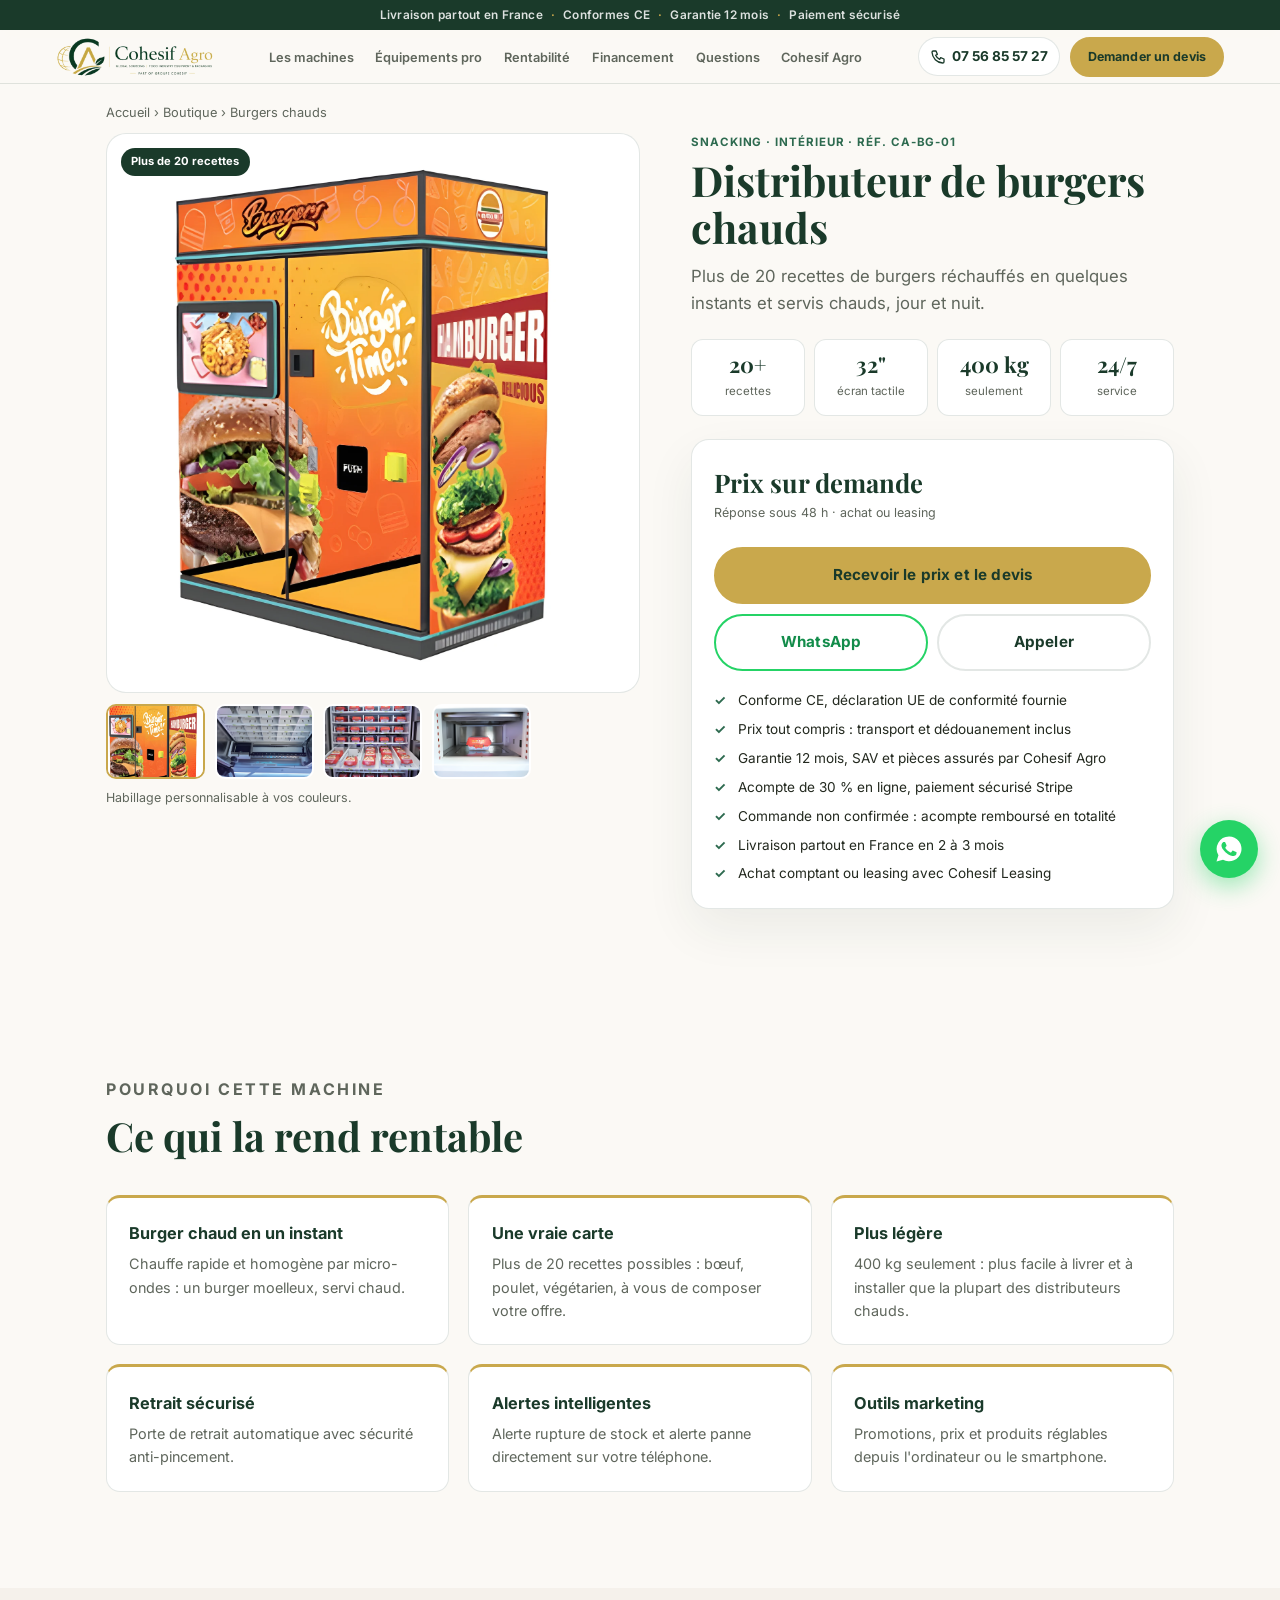
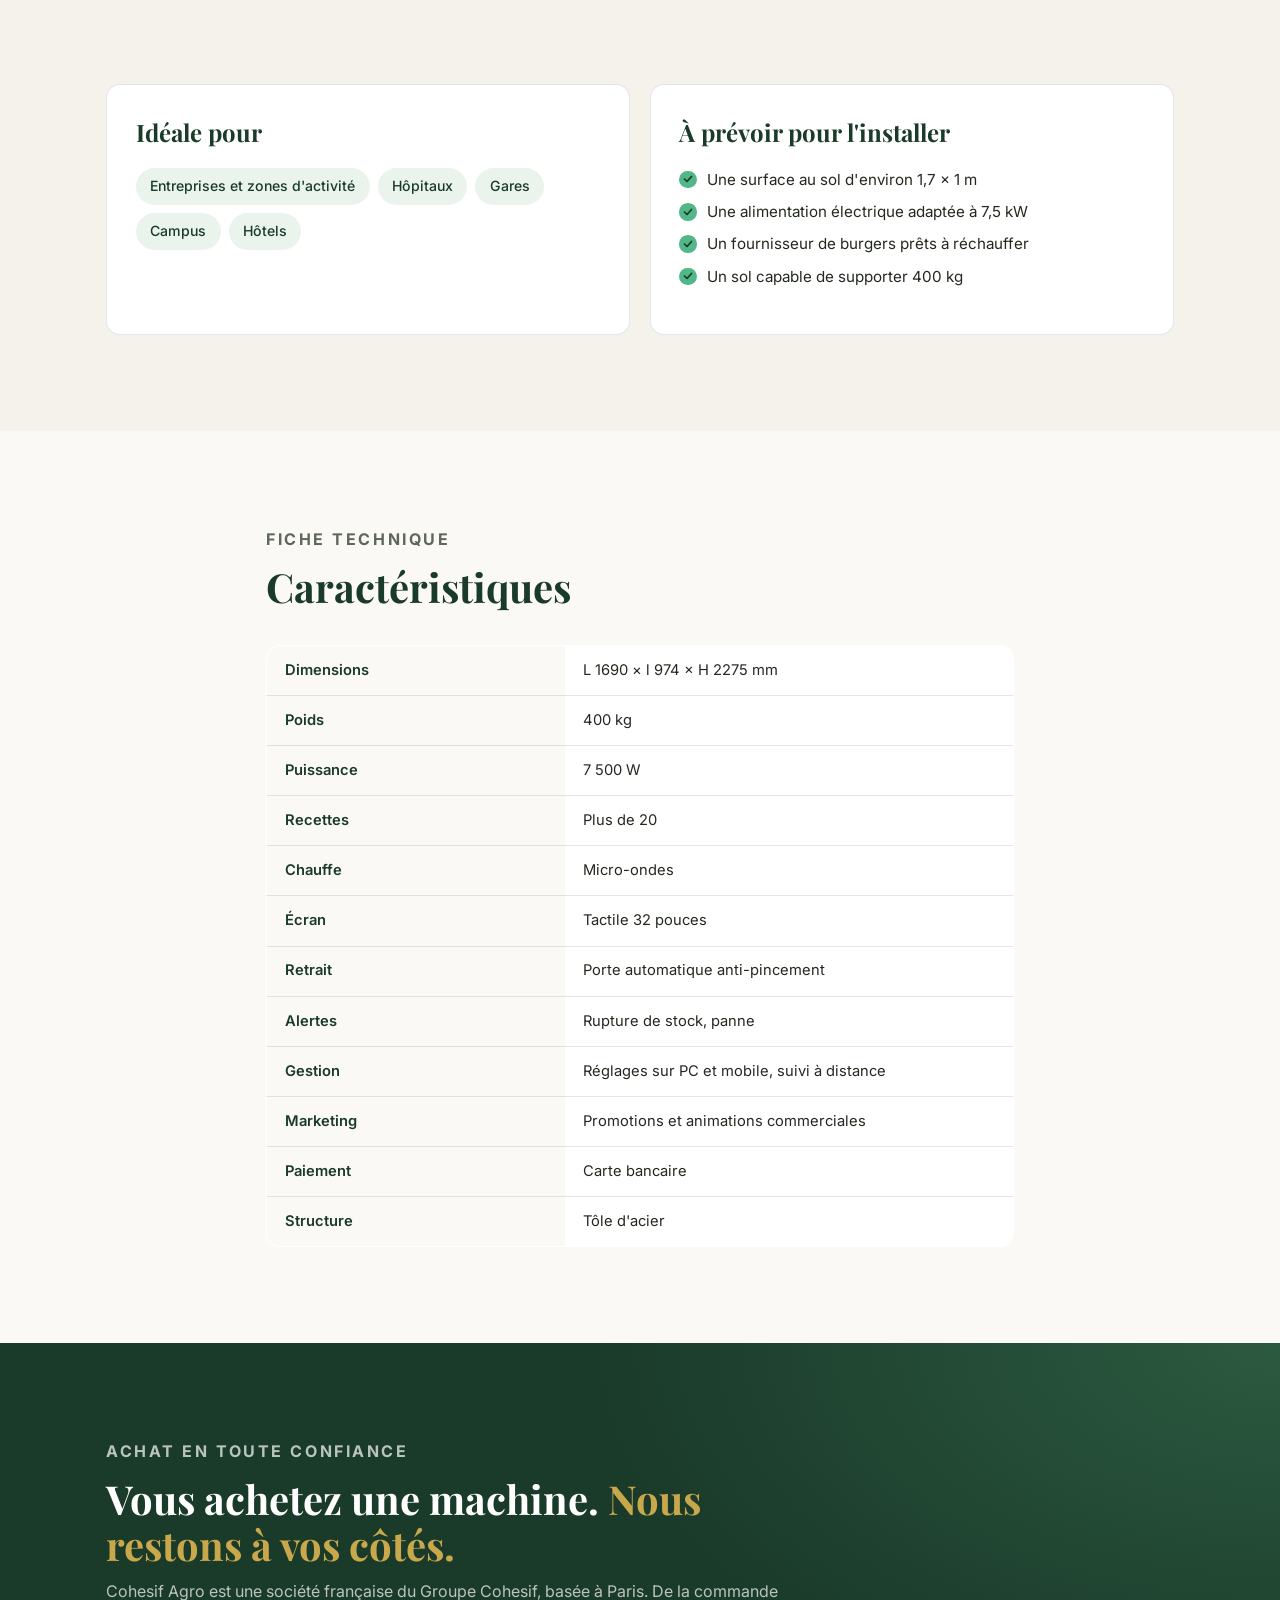
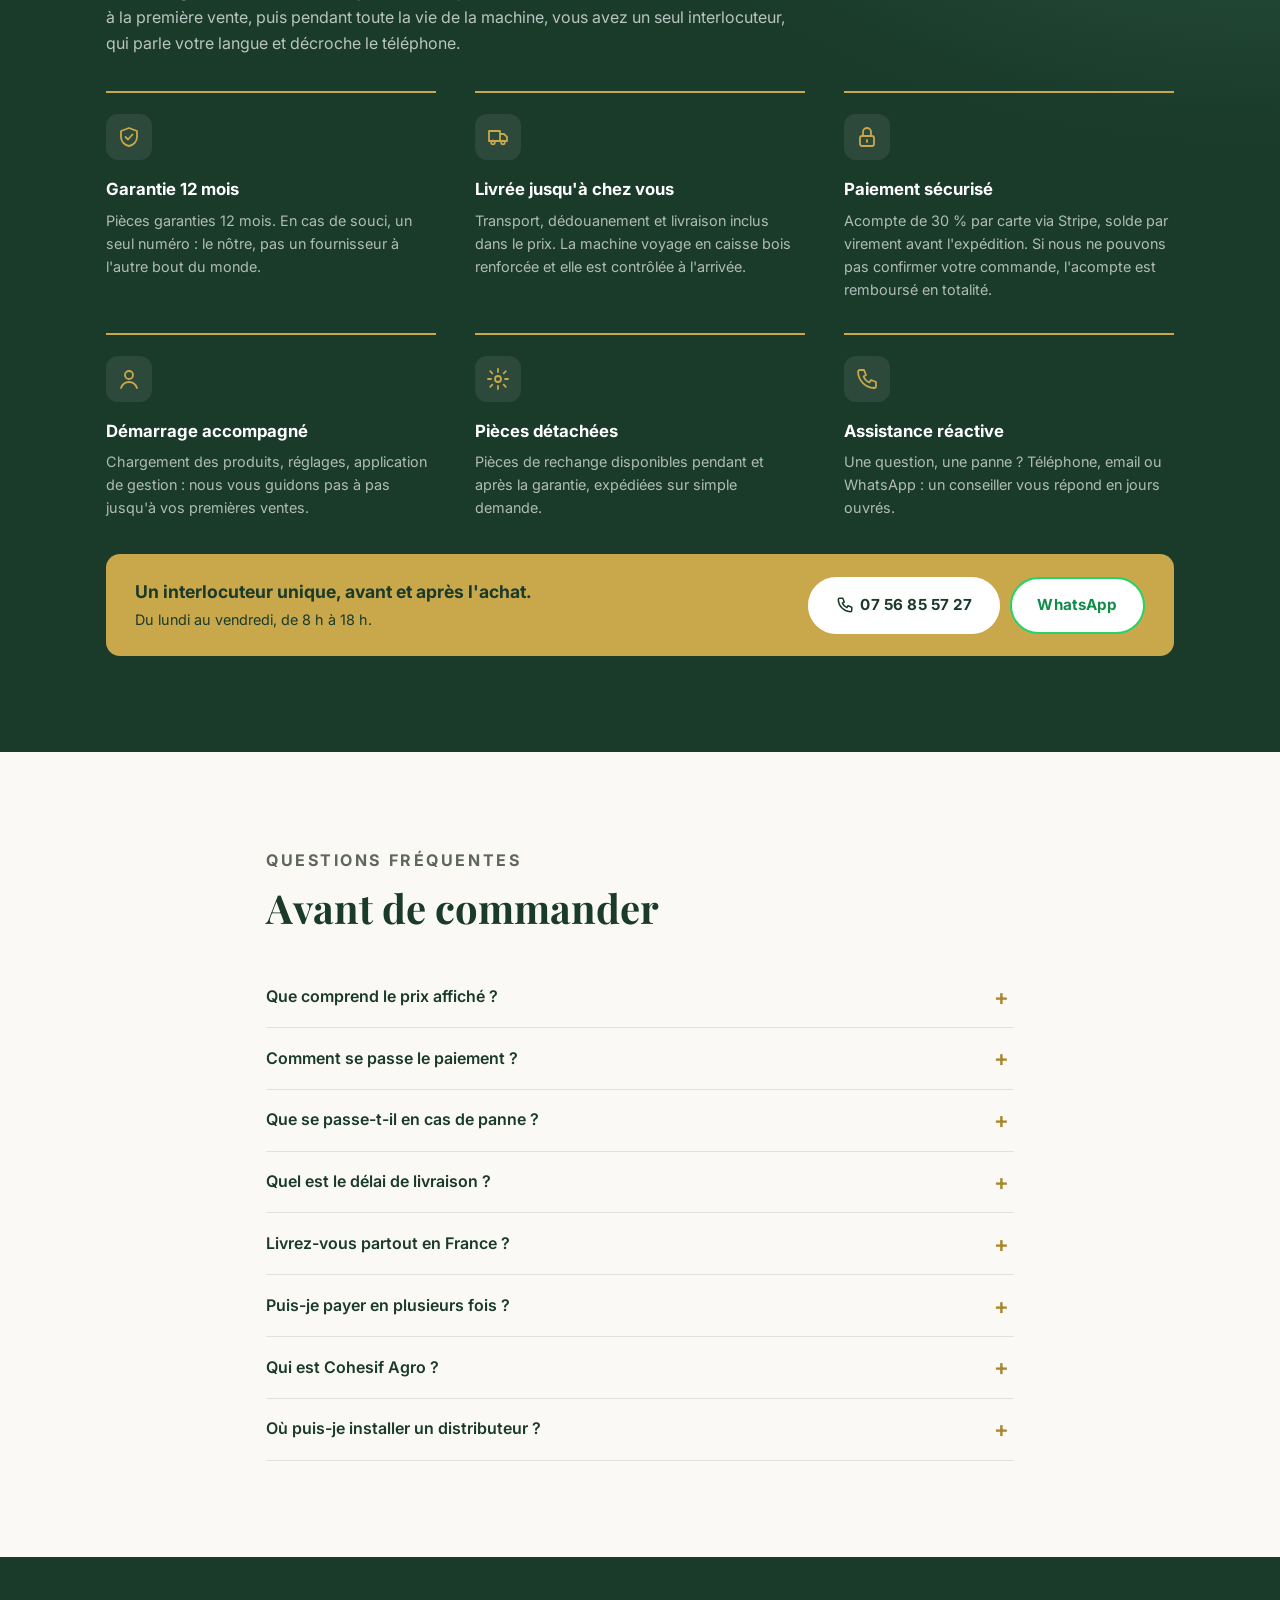
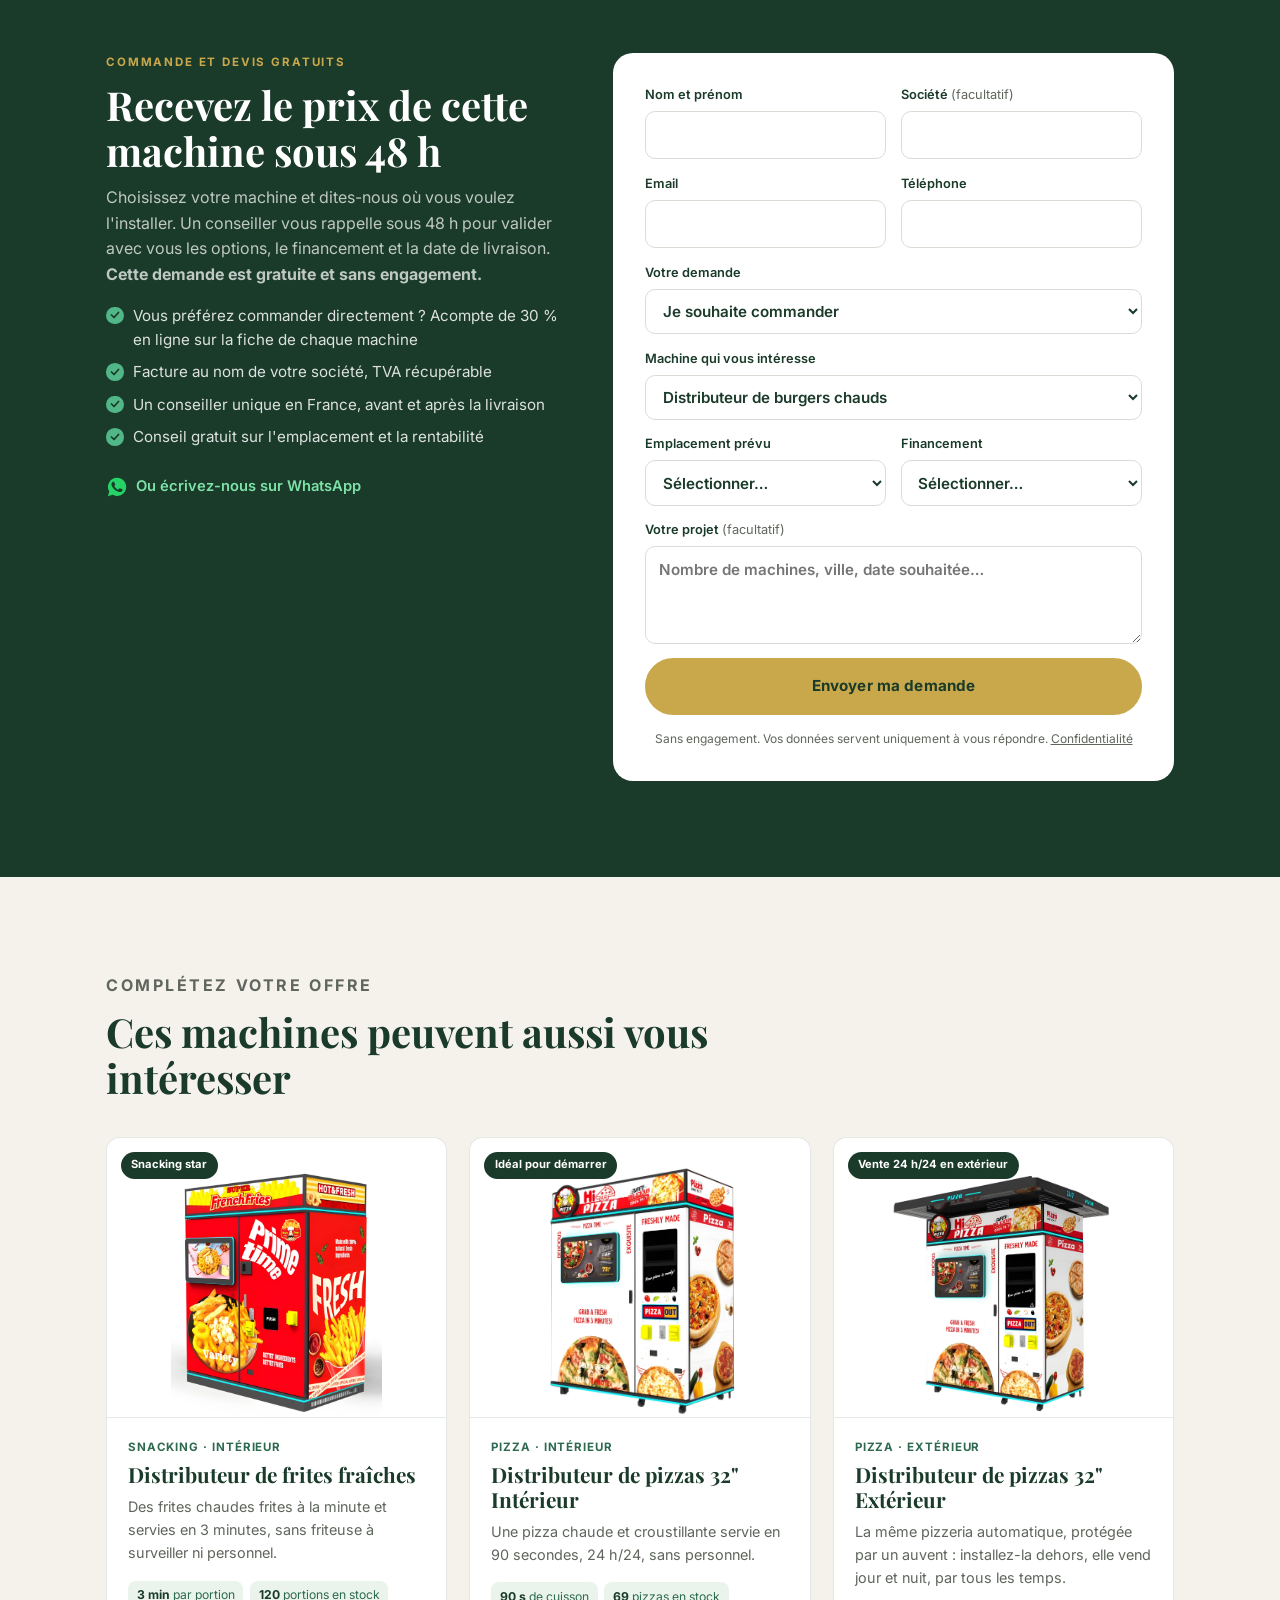
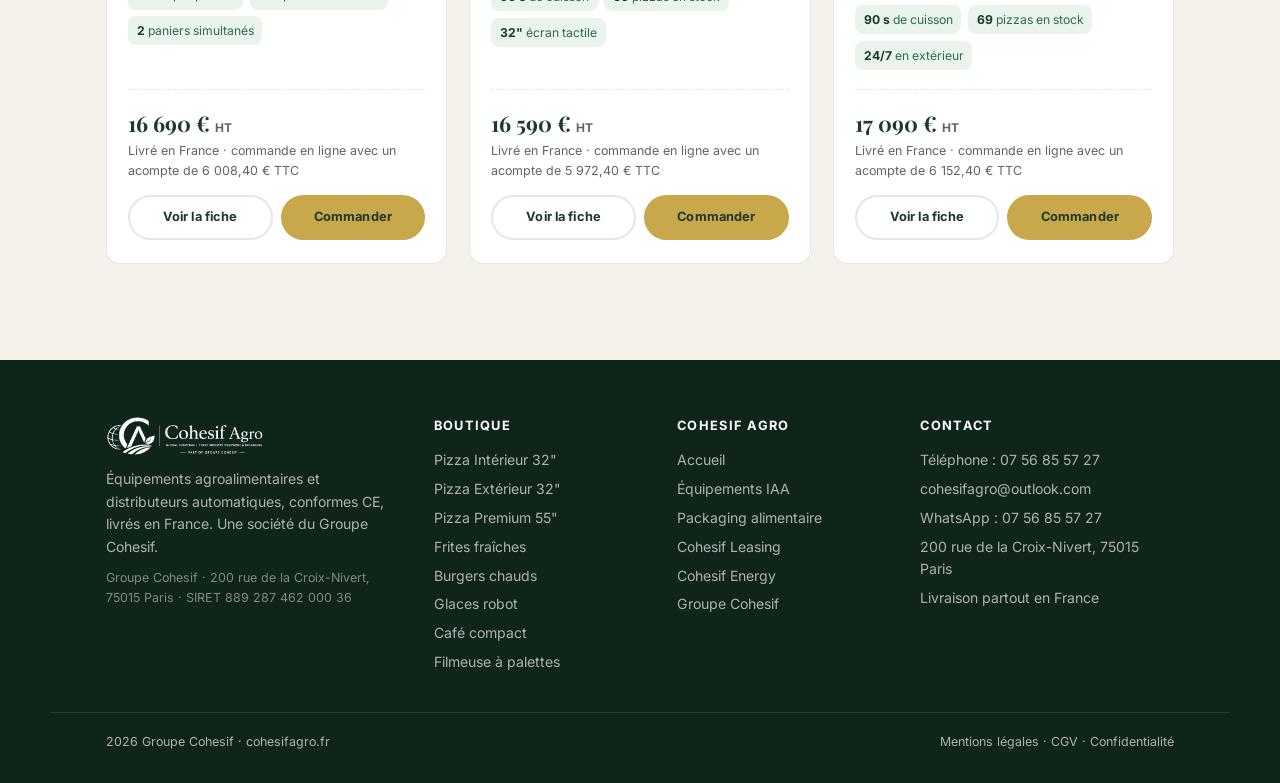
<file: boutique-distributeur-burgers.html>
<!DOCTYPE html>
<html lang="fr">
<head>
<meta charset="UTF-8"/>
<meta name="viewport" content="width=device-width, initial-scale=1.0"/>
<title>Distributeur automatique de burgers chauds à vendre | Cohesif Agro</title>
<meta name="description" content="Plus de 20 recettes de burgers réchauffés en quelques instants et servis chauds, jour et nuit. Conforme CE, livré partout en France. Devis tout compris sous 48 h, achat ou leasing."/>
<meta name="robots" content="index, follow, max-snippet:-1, max-image-preview:large, max-video-preview:-1"/>
<meta name="author" content="Cohesif Agro - Groupe Cohesif"/>
<link rel="canonical" href="https://cohesifagro.fr/boutique-distributeur-burgers.html"/>
<link rel="alternate" hreflang="fr-FR" href="https://cohesifagro.fr/boutique-distributeur-burgers.html"/>
<link rel="alternate" hreflang="x-default" href="https://cohesifagro.fr/boutique-distributeur-burgers.html"/>
<meta name="geo.region" content="FR"/>
<meta name="geo.placename" content="France"/>
<meta property="og:title" content="Distributeur automatique de burgers chauds à vendre | Cohesif Agro"/>
<meta property="og:description" content="Plus de 20 recettes de burgers réchauffés en quelques instants et servis chauds, jour et nuit. Conforme CE, livré partout en France. Devis tout compris sous 48 h, achat ou leasing."/>
<meta property="og:url" content="https://cohesifagro.fr/boutique-distributeur-burgers.html"/>
<meta property="og:type" content="website"/>
<meta property="og:locale" content="fr_FR"/>
<meta property="og:site_name" content="Cohesif Agro"/>
<meta property="og:image" content="https://cohesifagro.fr/img/boutique/burger.webp"/>
<meta property="og:image:alt" content="Distributeur de burgers chauds"/>
<meta name="twitter:card" content="summary_large_image"/>
<meta name="twitter:title" content="Distributeur automatique de burgers chauds à vendre | Cohesif Agro"/>
<meta name="twitter:description" content="Plus de 20 recettes de burgers réchauffés en quelques instants et servis chauds, jour et nuit. Conforme CE, livré partout en France. Devis tout compris sous 48 h, achat ou leasing."/>
<meta name="twitter:image" content="https://cohesifagro.fr/img/boutique/burger.webp"/>
<meta name="theme-color" content="#1A3A2A"/>
<link rel="icon" href="favicon.svg?v=2" type="image/svg+xml"/>
<link rel="icon" type="image/png" sizes="32x32" href="img/brand/icon-32.png?v=2"/>
<link rel="apple-touch-icon" sizes="180x180" href="apple-touch-icon.png?v=2"/>
<link rel="manifest" href="site.webmanifest"/>
<link rel="preload" as="image" href="img/boutique/burger.webp" fetchpriority="high"/>
<link rel="preconnect" href="https://fonts.googleapis.com"/>
<link rel="preconnect" href="https://fonts.gstatic.com" crossorigin/>
<link href="https://fonts.googleapis.com/css2?family=Playfair+Display:wght@700;900&family=Inter:wght@300;400;500;600;700&display=swap" rel="stylesheet"/>
<link rel="stylesheet" href="boutique.css?v=ce3197e2"/>
<script type="application/ld+json">{"@context": "https://schema.org", "@graph": [{"@type": "Organization", "@id": "https://cohesifagro.fr/#organization", "name": "Cohesif Agro", "alternateName": "Cohésif Agro", "url": "https://cohesifagro.fr/", "logo": "https://cohesifagro.fr/img/brand/logo-cohesif-agro-512.png", "image": "https://cohesifagro.fr/img/brand/og-cohesif-agro.jpg", "email": "cohesifagro@outlook.com", "telephone": "+33756855727", "address": {"@type": "PostalAddress", "streetAddress": "200 rue de la Croix-Nivert", "addressLocality": "Paris", "postalCode": "75015", "addressRegion": "Île-de-France", "addressCountry": "FR"}, "areaServed": [{"@type": "Country", "name": "France"}, {"@type": "AdministrativeArea", "name": "Île-de-France"}, {"@type": "AdministrativeArea", "name": "Auvergne-Rhône-Alpes"}, {"@type": "AdministrativeArea", "name": "Provence-Alpes-Côte d'Azur"}, {"@type": "AdministrativeArea", "name": "Occitanie"}, {"@type": "AdministrativeArea", "name": "Nouvelle-Aquitaine"}, {"@type": "AdministrativeArea", "name": "Hauts-de-France"}, {"@type": "AdministrativeArea", "name": "Grand Est"}, {"@type": "AdministrativeArea", "name": "Pays de la Loire"}, {"@type": "AdministrativeArea", "name": "Bretagne"}, {"@type": "AdministrativeArea", "name": "Normandie"}, {"@type": "AdministrativeArea", "name": "Bourgogne-Franche-Comté"}, {"@type": "AdministrativeArea", "name": "Centre-Val de Loire"}, {"@type": "AdministrativeArea", "name": "Corse"}], "contactPoint": {"@type": "ContactPoint", "telephone": "+33756855727", "email": "cohesifagro@outlook.com", "contactType": "sales", "areaServed": "FR", "availableLanguage": ["French", "English"]}, "parentOrganization": {"@type": "Organization", "name": "Groupe Cohesif", "url": "https://www.groupecohesif.fr"}, "sameAs": ["https://www.linkedin.com/company/cohesifpartners/", "https://www.groupecohesif.fr"]}, {"@type": "Product", "name": "Distributeur de burgers chauds", "sku": "CA-BG-01", "description": "Plus de 20 recettes de burgers réchauffés en quelques instants et servis chauds, jour et nuit.", "image": ["https://cohesifagro.fr/img/boutique/burger.webp", "https://cohesifagro.fr/img/boutique/burger-detail-1.webp", "https://cohesifagro.fr/img/boutique/burger-detail-2.webp", "https://cohesifagro.fr/img/boutique/burger-detail-3.webp"], "category": "Distributeur automatique", "brand": {"@type": "Brand", "name": "Cohesif Agro"}, "url": "https://cohesifagro.fr/boutique-distributeur-burgers.html", "mpn": "CA-BG-01", "audience": {"@type": "BusinessAudience", "audienceType": "Professionnels et entrepreneurs"}, "additionalProperty": [{"@type": "PropertyValue", "name": "Dimensions", "value": "L 1690 × l 974 × H 2275 mm"}, {"@type": "PropertyValue", "name": "Poids", "value": "400 kg"}, {"@type": "PropertyValue", "name": "Puissance", "value": "7 500 W"}, {"@type": "PropertyValue", "name": "Recettes", "value": "Plus de 20"}, {"@type": "PropertyValue", "name": "Chauffe", "value": "Micro-ondes"}, {"@type": "PropertyValue", "name": "Écran", "value": "Tactile 32 pouces"}, {"@type": "PropertyValue", "name": "Retrait", "value": "Porte automatique anti-pincement"}, {"@type": "PropertyValue", "name": "Alertes", "value": "Rupture de stock, panne"}, {"@type": "PropertyValue", "name": "Gestion", "value": "Réglages sur PC et mobile, suivi à distance"}, {"@type": "PropertyValue", "name": "Marketing", "value": "Promotions et animations commerciales"}, {"@type": "PropertyValue", "name": "Paiement", "value": "Carte bancaire"}, {"@type": "PropertyValue", "name": "Structure", "value": "Tôle d'acier"}]}, {"@type": "BreadcrumbList", "itemListElement": [{"@type": "ListItem", "position": 1, "name": "Accueil", "item": "https://cohesifagro.fr/"}, {"@type": "ListItem", "position": 2, "name": "Boutique", "item": "https://cohesifagro.fr/boutique.html"}, {"@type": "ListItem", "position": 3, "name": "Distributeur de burgers chauds", "item": "https://cohesifagro.fr/boutique-distributeur-burgers.html"}]}]}</script>
</head>
<body>
<div class="bq-top">
  <span>Livraison partout en France</span><span class="bq-top-sep">·</span><span>Conformes CE</span><span class="bq-top-sep">·</span><span>Garantie 12 mois</span><span class="bq-top-sep">·</span><span>Paiement sécurisé</span>
</div>
<nav class="bq-nav" aria-label="Navigation principale">
  <a href="index.html" class="bq-logo"><img src="img/boutique/logo-cohesif-agro-trim.webp" alt="Cohesif Agro" width="520" height="133"/></a>
  <ul class="bq-links">
    <li><a href="boutique.html#machines">Les machines</a></li>
    <li><a href="boutique.html#equipements">Équipements pro</a></li>
    <li><a href="boutique.html#rentabilite">Rentabilité</a></li>
    <li><a href="boutique.html#financement">Financement</a></li>
    <li><a href="boutique.html#faq">Questions</a></li>
    <li><a href="index.html">Cohesif Agro</a></li>
  </ul>
  <div class="bq-nav-r">
    <a href="tel:+33756855727" class="bq-call" aria-label="Appeler un conseiller au 07 56 85 57 27"><svg viewBox="0 0 24 24" aria-hidden="true"><path d="M5 3h4l2 5-2.5 1.5a11 11 0 0 0 6 6L16 13l5 2v4a2 2 0 0 1-2 2A17 17 0 0 1 3 5a2 2 0 0 1 2-2z"/></svg><span>07 56 85 57 27</span></a>
    <a href="#devis" class="bq-btn bq-btn-sm">Demander un devis</a>
    <button class="bq-burger" id="bqBurger" aria-label="Ouvrir le menu" aria-expanded="false"><span></span><span></span><span></span></button>
  </div>
</nav>
<div class="bq-mmenu" id="bqMenu">
  <a href="boutique.html#machines">Les machines</a>
  <a href="boutique.html#equipements">Équipements pro</a>
  <a href="boutique.html#rentabilite">Rentabilité</a>
  <a href="boutique.html#financement">Financement</a>
  <a href="boutique.html#faq">Questions</a>
  <a href="boutique.html#france">Livraison en France</a>
  <a href="index.html">Cohesif Agro</a>
  <a href="tel:+33756855727">Appeler un conseiller : 07 56 85 57 27</a>
  <a href="#devis" class="bq-btn">Demander un devis</a>
</div>

<main class="bq-fiche">
  <div class="bq-in">
    <nav class="bq-crumb" aria-label="Fil d'Ariane"><a href="index.html">Accueil</a> › <a href="boutique.html">Boutique</a> › <span>Burgers chauds</span></nav>
  </div>
  <section class="bq-in bq-prod">
    <div class="bq-gal">
      <div class="bq-gal-main"><span class="bq-badge">Plus de 20 recettes</span><img src="img/boutique/burger.webp" alt="Distributeur de burgers chauds" id="bqMainImg"/></div>
      <div class="bq-thumbs"><button class="bq-thumb is-on" data-src="img/boutique/burger.webp" aria-label="Photo 1"><img src="img/boutique/burger.webp" alt="" loading="lazy"/></button><button class="bq-thumb" data-src="img/boutique/burger-detail-1.webp" aria-label="Photo 2"><img src="img/boutique/burger-detail-1.webp" alt="" loading="lazy"/></button><button class="bq-thumb" data-src="img/boutique/burger-detail-2.webp" aria-label="Photo 3"><img src="img/boutique/burger-detail-2.webp" alt="" loading="lazy"/></button><button class="bq-thumb" data-src="img/boutique/burger-detail-3.webp" aria-label="Photo 4"><img src="img/boutique/burger-detail-3.webp" alt="" loading="lazy"/></button></div>
      <p class="bq-gal-note">Habillage personnalisable à vos couleurs.</p>
    </div>
    <div class="bq-info">
      <p class="bq-card-cat">Snacking · Intérieur · Réf. CA-BG-01</p>
      <h1>Distributeur de burgers chauds</h1>
      
      <p class="bq-acc">Plus de 20 recettes de burgers réchauffés en quelques instants et servis chauds, jour et nuit.</p>
      <div class="bq-kpis"><div><b>20+</b><span>recettes</span></div><div><b>32&quot;</b><span>écran tactile</span></div><div><b>400 kg</b><span>seulement</span></div><div><b>24/7</b><span>service</span></div></div>
      <div class="bq-buy">
        <div class="bq-px bq-px-lg"><span class="px-val px-dem">Prix sur demande</span><span class="px-sub">Réponse sous 48 h · achat ou leasing</span></div>
        <a href="#devis" class="bq-btn bq-btn-lg bq-btn-full">Recevoir le prix et le devis</a>
        <div class="bq-buy-2">
          <a href="https://wa.me/33756855727?text=Bonjour%2C%20je%20souhaite%20recevoir%20le%20prix%20du%20%C2%AB%20Distributeur%20de%20burgers%20chauds%20%C2%BB." class="bq-btn bq-btn-lg bq-btn-wa" target="_blank" rel="noopener">WhatsApp</a>
          <a href="tel:+33756855727" class="bq-btn bq-btn-lg bq-btn-ghost">Appeler</a>
        </div>
        <ul class="bq-reass"><li>Conforme CE, déclaration UE de conformité fournie</li><li>Prix tout compris : transport et dédouanement inclus</li><li>Garantie 12 mois, SAV et pièces assurés par Cohesif Agro</li><li>Acompte de 30 % en ligne, paiement sécurisé Stripe</li><li>Commande non confirmée : acompte remboursé en totalité</li><li>Livraison partout en France en 2 à 3 mois</li><li>Achat comptant ou leasing avec Cohesif Leasing</li></ul>
      </div>
    </div>
  </section>

  <section class="bq-sec">
    <div class="bq-in">
      <div class="bq-sec-head"><p class="bq-kicker">Pourquoi cette machine</p><h2>Ce qui la rend rentable</h2></div>
      <div class="bq-pts"><div class="bq-pt"><h3>Burger chaud en un instant</h3><p>Chauffe rapide et homogène par micro-ondes : un burger moelleux, servi chaud.</p></div><div class="bq-pt"><h3>Une vraie carte</h3><p>Plus de 20 recettes possibles : bœuf, poulet, végétarien, à vous de composer votre offre.</p></div><div class="bq-pt"><h3>Plus légère</h3><p>400 kg seulement : plus facile à livrer et à installer que la plupart des distributeurs chauds.</p></div><div class="bq-pt"><h3>Retrait sécurisé</h3><p>Porte de retrait automatique avec sécurité anti-pincement.</p></div><div class="bq-pt"><h3>Alertes intelligentes</h3><p>Alerte rupture de stock et alerte panne directement sur votre téléphone.</p></div><div class="bq-pt"><h3>Outils marketing</h3><p>Promotions, prix et produits réglables depuis l&#x27;ordinateur ou le smartphone.</p></div></div>
    </div>
  </section>

  <section class="bq-sec bq-where">
    <div class="bq-in bq-where-grid">
      <div class="bq-where-card">
        <h2>Idéale pour</h2>
        <ul class="bq-tags"><li>Entreprises et zones d&#x27;activité</li><li>Hôpitaux</li><li>Gares</li><li>Campus</li><li>Hôtels</li></ul>
      </div>
      <div class="bq-where-card">
        <h2>À prévoir pour l'installer</h2>
        <ul class="bq-checks"><li>Une surface au sol d&#x27;environ 1,7 × 1 m</li><li>Une alimentation électrique adaptée à 7,5 kW</li><li>Un fournisseur de burgers prêts à réchauffer</li><li>Un sol capable de supporter 400 kg</li></ul>
      </div>
    </div>
  </section>

  <section class="bq-sec">
    <div class="bq-in bq-spec-wrap">
      <div class="bq-sec-head"><p class="bq-kicker">Fiche technique</p><h2>Caractéristiques</h2></div>
      <table class="bq-specs"><tbody><tr><th>Dimensions</th><td>L 1690 × l 974 × H 2275 mm</td></tr><tr><th>Poids</th><td>400 kg</td></tr><tr><th>Puissance</th><td>7 500 W</td></tr><tr><th>Recettes</th><td>Plus de 20</td></tr><tr><th>Chauffe</th><td>Micro-ondes</td></tr><tr><th>Écran</th><td>Tactile 32 pouces</td></tr><tr><th>Retrait</th><td>Porte automatique anti-pincement</td></tr><tr><th>Alertes</th><td>Rupture de stock, panne</td></tr><tr><th>Gestion</th><td>Réglages sur PC et mobile, suivi à distance</td></tr><tr><th>Marketing</th><td>Promotions et animations commerciales</td></tr><tr><th>Paiement</th><td>Carte bancaire</td></tr><tr><th>Structure</th><td>Tôle d&#x27;acier</td></tr></tbody></table>
    </div>
  </section>

  <section class="bq-sec bq-sav" id="sav">
    <div class="bq-in">
      <div class="bq-sec-head">
        <p class="bq-kicker">Achat en toute confiance</p>
        <h2>Vous achetez une machine. <span class="bq-accent">Nous restons à vos côtés.</span></h2>
        <p>Cohesif Agro est une société française du Groupe Cohesif, basée à Paris. De la commande à la première vente, puis pendant toute la vie de la machine, vous avez un seul interlocuteur, qui parle votre langue et décroche le téléphone.</p>
      </div>
      <div class="bq-sav-grid"><div class="bq-sav-it"><span class="bq-ico"><svg viewBox="0 0 24 24" aria-hidden="true"><path d="M12 3l8 3v6c0 4.5-3.4 8.3-8 9-4.6-.7-8-4.5-8-9V6l8-3z"/><path d="M8.5 12l2.5 2.5 4.5-5"/></svg></span><h3>Garantie 12 mois</h3><p>Pièces garanties 12 mois. En cas de souci, un seul numéro : le nôtre, pas un fournisseur à l&#x27;autre bout du monde.</p></div><div class="bq-sav-it"><span class="bq-ico"><svg viewBox="0 0 24 24" aria-hidden="true"><path d="M3 6h11v10H3zM14 9h4l3 3v4h-7"/><circle cx="7" cy="17.5" r="1.8"/><circle cx="17" cy="17.5" r="1.8"/></svg></span><h3>Livrée jusqu&#x27;à chez vous</h3><p>Transport, dédouanement et livraison inclus dans le prix. La machine voyage en caisse bois renforcée et elle est contrôlée à l&#x27;arrivée.</p></div><div class="bq-sav-it"><span class="bq-ico"><svg viewBox="0 0 24 24" aria-hidden="true"><rect x="5" y="11" width="14" height="10" rx="2"/><path d="M8 11V7a4 4 0 0 1 8 0v4M12 15v2"/></svg></span><h3>Paiement sécurisé</h3><p>Acompte de 30 % par carte via Stripe, solde par virement avant l&#x27;expédition. Si nous ne pouvons pas confirmer votre commande, l&#x27;acompte est remboursé en totalité.</p></div><div class="bq-sav-it"><span class="bq-ico"><svg viewBox="0 0 24 24" aria-hidden="true"><circle cx="12" cy="8" r="4"/><path d="M4 21c1.5-4 4.5-6 8-6s6.5 2 8 6"/></svg></span><h3>Démarrage accompagné</h3><p>Chargement des produits, réglages, application de gestion : nous vous guidons pas à pas jusqu&#x27;à vos premières ventes.</p></div><div class="bq-sav-it"><span class="bq-ico"><svg viewBox="0 0 24 24" aria-hidden="true"><circle cx="12" cy="12" r="3"/><path d="M12 2v3M12 19v3M4.2 4.2l2.1 2.1M17.7 17.7l2.1 2.1M2 12h3M19 12h3M4.2 19.8l2.1-2.1M17.7 6.3l2.1-2.1"/></svg></span><h3>Pièces détachées</h3><p>Pièces de rechange disponibles pendant et après la garantie, expédiées sur simple demande.</p></div><div class="bq-sav-it"><span class="bq-ico"><svg viewBox="0 0 24 24" aria-hidden="true"><path d="M5 3h4l2 5-2.5 1.5a11 11 0 0 0 6 6L16 13l5 2v4a2 2 0 0 1-2 2A17 17 0 0 1 3 5a2 2 0 0 1 2-2z"/></svg></span><h3>Assistance réactive</h3><p>Une question, une panne ? Téléphone, email ou WhatsApp : un conseiller vous répond en jours ouvrés.</p></div></div>
      <div class="bq-sav-cta">
        <div><b>Un interlocuteur unique, avant et après l'achat.</b><span>Du lundi au vendredi, de 8 h à 18 h.</span></div>
        <div class="bq-sav-btns">
          <a href="tel:+33756855727" class="bq-btn bq-btn-lg bq-btn-light"><svg viewBox="0 0 24 24" aria-hidden="true"><path d="M5 3h4l2 5-2.5 1.5a11 11 0 0 0 6 6L16 13l5 2v4a2 2 0 0 1-2 2A17 17 0 0 1 3 5a2 2 0 0 1 2-2z"/></svg> 07 56 85 57 27</a>
          <a href="https://wa.me/33756855727?text=Bonjour%2C%20j%27ai%20une%20question%20sur%20la%20%C2%AB%20Distributeur%20de%20burgers%20chauds%20%C2%BB." class="bq-btn bq-btn-lg bq-btn-wa" target="_blank" rel="noopener">WhatsApp</a>
        </div>
      </div>
    </div>
  </section>

  

  <section class="bq-sec bq-faq">
    <div class="bq-in bq-faq-in">
      <div class="bq-sec-head"><p class="bq-kicker">Questions fréquentes</p><h2>Avant de commander</h2></div>
      <details class="bq-faq-it"><summary>Que comprend le prix affiché ?</summary><p>Les prix sont indiqués hors taxes, machine livrée chez vous en France : caisse de transport, fret, dédouanement et livraison compris. Le système de paiement (carte bancaire, billets, pièces) est en option, à choisir selon votre emplacement. Pour les machines sans prix affiché, nous vous envoyons un devis tout compris sous 48 h.</p></details><details class="bq-faq-it"><summary>Comment se passe le paiement ?</summary><p>Vous commandez en ligne en réglant un acompte de 30 % par carte bancaire, sur la plateforme sécurisée Stripe : nous n&#x27;avons jamais accès à votre numéro de carte. La facture d&#x27;acompte vous est envoyée automatiquement. Un conseiller vous appelle sous 48 h pour confirmer la commande et la date de livraison. Le solde est réglé par virement avant l&#x27;expédition. Si nous ne pouvons pas confirmer la commande, l&#x27;acompte est remboursé en totalité. Vous préférez un leasing ou parler d&#x27;abord à un conseiller ? Demandez un devis gratuit.</p></details><details class="bq-faq-it"><summary>Que se passe-t-il en cas de panne ?</summary><p>Vous appelez Cohesif Agro, votre interlocuteur en France. La machine est garantie 12 mois pièces : nous diagnostiquons la panne avec vous, souvent à distance grâce à la plateforme connectée, et nous vous envoyons la pièce de rechange. Après la garantie, les pièces détachées restent disponibles sur commande.</p></details><details class="bq-faq-it"><summary>Quel est le délai de livraison ?</summary><p>Pour un distributeur, comptez 2 à 3 mois entre la commande et la livraison sur site : environ 6 à 7 semaines de fabrication, puis le transport maritime et le dédouanement. Le planning précis figure dans votre devis.</p></details><details class="bq-faq-it"><summary>Livrez-vous partout en France ?</summary><p>Oui. Nous livrons et accompagnons nos clients partout en France : Paris et l&#x27;Île-de-France, Lyon, Marseille, Toulouse, Bordeaux, Lille, Nantes, Strasbourg, Nice, Montpellier, Rennes et toutes les autres villes. Le transport jusqu&#x27;à votre adresse est inclus dans le prix.</p></details><details class="bq-faq-it"><summary>Puis-je payer en plusieurs fois ?</summary><p>Oui. Avec Cohesif Leasing, la société de financement du Groupe Cohesif, vous payez une mensualité fixe et la machine commence à rapporter dès son installation. Indiquez « Leasing » dans votre demande.</p></details><details class="bq-faq-it"><summary>Qui est Cohesif Agro ?</summary><p>Cohesif Agro est une société française du Groupe Cohesif, basée au 200 rue de la Croix-Nivert à Paris (SIRET 889 287 462 000 36). Nous sélectionnons des équipements agroalimentaires et des distributeurs automatiques, et nous gérons pour vous l&#x27;importation, la conformité, la livraison et le service après-vente.</p></details><details class="bq-faq-it"><summary>Où puis-je installer un distributeur ?</summary><p>Dans tout lieu de passage : centre commercial, parking, station-service, entreprise, gare, campus, devant votre commerce… Sur un terrain privé, il suffit de l&#x27;accord du propriétaire. Sur la voie publique, une autorisation d&#x27;occupation doit être demandée à la mairie. Nous vous aidons à choisir la bonne machine selon l&#x27;emplacement.</p></details>
    </div>
  </section>

  <section class="bq-devis" id="devis">
  <div class="bq-in bq-devis-grid">
    <div class="bq-devis-txt">
      <p class="bq-kicker">Commande et devis gratuits</p>
      <h2>Recevez le prix de cette machine sous 48 h</h2>
      <p>Choisissez votre machine et dites-nous où vous voulez l'installer. Un conseiller vous rappelle sous 48 h pour valider avec vous les options, le financement et la date de livraison. <strong>Cette demande est gratuite et sans engagement.</strong></p>
      <ul class="bq-checks">
        <li>Vous préférez commander directement ? Acompte de 30 % en ligne sur la fiche de chaque machine</li>
        <li>Facture au nom de votre société, TVA récupérable</li>
        <li>Un conseiller unique en France, avant et après la livraison</li>
        <li>Conseil gratuit sur l'emplacement et la rentabilité</li>
      </ul>
      <a class="bq-wa-inline" href="https://wa.me/33756855727?text=Bonjour%2C%20je%20souhaite%20recevoir%20les%20prix%20de%20vos%20distributeurs%20automatiques." target="_blank" rel="noopener">
        <svg viewBox="0 0 24 24" aria-hidden="true"><path d="M12.05 2a9.9 9.9 0 0 0-8.5 14.95L2 22l5.2-1.5A9.9 9.9 0 1 0 12.05 2zm5.8 14.1c-.25.7-1.45 1.33-2 1.4-.52.08-1.17.11-1.88-.12-.43-.13-.99-.32-1.7-.62-3-1.3-4.94-4.3-5.1-4.5-.14-.2-1.2-1.6-1.2-3.07s.76-2.18 1.04-2.48c.27-.3.6-.37.8-.37h.57c.18 0 .43-.07.67.5.25.6.84 2.06.92 2.2.07.15.12.33.02.52-.1.2-.15.32-.3.5-.14.17-.3.38-.44.52-.15.15-.3.3-.13.6.17.3.77 1.27 1.65 2.05 1.14 1.01 2.1 1.33 2.4 1.48.3.15.47.12.64-.07.18-.2.75-.87.94-1.17.2-.3.4-.25.67-.15.27.1 1.73.82 2.03.97.3.15.5.22.57.35.07.12.07.7-.18 1.4z"/></svg>
        Ou écrivez-nous sur WhatsApp
      </a>
    </div>
    <form class="bq-form" action="https://formspree.io/f/mzdnndna" method="POST" data-bq-form>
      <input type="hidden" name="_subject" value="Cohesif Agro · Demande de prix distributeur automatique"/>
      <input type="hidden" name="source" value="Boutique Cohesif Agro"/>
      <input type="text" name="_gotcha" class="bq-hp" tabindex="-1" autocomplete="off" aria-hidden="true"/>
      <div class="bq-frow">
        <label>Nom et prénom<input type="text" name="nom" required autocomplete="name"/></label>
        <label>Société <span>(facultatif)</span><input type="text" name="societe" autocomplete="organization"/></label>
      </div>
      <div class="bq-frow">
        <label>Email<input type="email" name="email" required autocomplete="email"/></label>
        <label>Téléphone<input type="tel" name="telephone" required autocomplete="tel"/></label>
      </div>
      <label>Votre demande
        <select name="demande" required>
          <option>Je souhaite commander</option>
          <option>Je souhaite un devis</option>
          <option>J'ai une question avant de me décider</option>
        </select>
      </label>
      <label>Machine qui vous intéresse
        <select name="machine" required>
          <option value="">Choisir une machine…</option>
          <option value="Distributeur de pizzas 32&quot; Intérieur" data-slug="boutique-distributeur-pizza-interieur">Distributeur de pizzas 32&quot; Intérieur</option><option value="Distributeur de pizzas 32&quot; Extérieur" data-slug="boutique-distributeur-pizza-exterieur">Distributeur de pizzas 32&quot; Extérieur</option><option value="Distributeur de pizzas Premium 55&quot; Extérieur" data-slug="boutique-distributeur-pizza-premium-55">Distributeur de pizzas Premium 55&quot; Extérieur</option><option value="Distributeur de frites fraîches" data-slug="boutique-distributeur-frites">Distributeur de frites fraîches</option><option value="Distributeur de burgers chauds" data-slug="boutique-distributeur-burgers" selected>Distributeur de burgers chauds</option><option value="Distributeur de glaces à l&#x27;italienne avec robot" data-slug="boutique-distributeur-glaces-robot">Distributeur de glaces à l&#x27;italienne avec robot</option><option value="Distributeur de café compact" data-slug="boutique-distributeur-cafe-compact">Distributeur de café compact</option><option value="Filmeuse à palettes à plateau tournant Ø 1650" data-slug="boutique-filmeuse-palettes">Filmeuse à palettes à plateau tournant Ø 1650</option>
          <option value="Plusieurs machines / je ne sais pas encore">Plusieurs machines / je ne sais pas encore</option>
        </select>
      </label>
      <div class="bq-frow">
        <label>Emplacement prévu
          <select name="emplacement">
            <option value="">Sélectionner…</option>
            <option>Centre commercial / galerie</option>
            <option>Parking / station-service</option>
            <option>Entreprise / zone d'activité</option>
            <option>Gare, campus, hôpital</option>
            <option>Devant mon commerce</option>
            <option>Lieu de loisirs / tourisme</option>
            <option>Usine / entrepôt / atelier</option>
            <option>Pas encore trouvé</option>
          </select>
        </label>
        <label>Financement
          <select name="financement">
            <option value="">Sélectionner…</option>
            <option>Achat comptant</option>
            <option>Leasing (paiement mensuel)</option>
            <option>Je souhaite comparer les deux</option>
          </select>
        </label>
      </div>
      <label>Votre projet <span>(facultatif)</span><textarea name="message" rows="3" placeholder="Nombre de machines, ville, date souhaitée…"></textarea></label>
      <button type="submit" class="bq-btn bq-btn-lg">Envoyer ma demande</button>
      <p class="bq-form-note">Sans engagement. Vos données servent uniquement à vous répondre. <a href="politique-confidentialite.html">Confidentialité</a></p>
      <div class="bq-form-ok" role="status" hidden>
        <strong>Merci, votre demande est bien envoyée.</strong>
        <span>Un conseiller Cohesif Agro vous rappelle sous 48 h pour confirmer votre commande ou vous envoyer votre devis.</span>
      </div>
    </form>
  </div>
</section>


  <section class="bq-sec bq-alt">
    <div class="bq-in">
      <div class="bq-sec-head"><p class="bq-kicker">Complétez votre offre</p><h2>Ces machines peuvent aussi vous intéresser</h2></div>
      <div class="bq-grid bq-grid-3"><article class="bq-card" data-cat="snacking" data-lieu="interieur">
  <a href="boutique-distributeur-frites.html" class="bq-card-img">
    <span class="bq-badge">Snacking star</span>
    <img src="img/boutique/frites.webp" alt="Distributeur de frites fraîches" loading="lazy"/>
  </a>
  <div class="bq-card-body">
    <p class="bq-card-cat">Snacking · Intérieur</p>
    <h3><a href="boutique-distributeur-frites.html">Distributeur de frites fraîches</a></h3>
    <p class="bq-card-acc">Des frites chaudes frites à la minute et servies en 3 minutes, sans friteuse à surveiller ni personnel.</p>
    <ul class="bq-chips"><li><b>3 min</b> par portion</li><li><b>120</b> portions en stock</li><li><b>2</b> paniers simultanés</li></ul>
    <div class="bq-card-foot">
      <div class="bq-px"><span class="px-val">16 690 € <small>HT</small></span><span class="px-sub">Livré en France · commande en ligne avec un acompte de 6 008,40 € TTC</span></div>
      <div class="bq-card-btns">
        <a href="boutique-distributeur-frites.html" class="bq-btn bq-btn-ghost">Voir la fiche</a>
        <a href="boutique-distributeur-frites.html#commander" class="bq-btn">Commander</a>
      </div>
    </div>
  </div>
</article><article class="bq-card" data-cat="pizza" data-lieu="interieur">
  <a href="boutique-distributeur-pizza-interieur.html" class="bq-card-img">
    <span class="bq-badge">Idéal pour démarrer</span>
    <img src="img/boutique/pizza-interieur.webp" alt="Distributeur de pizzas 32&quot; Intérieur" loading="lazy"/>
  </a>
  <div class="bq-card-body">
    <p class="bq-card-cat">Pizza · Intérieur</p>
    <h3><a href="boutique-distributeur-pizza-interieur.html">Distributeur de pizzas 32&quot; Intérieur</a></h3>
    <p class="bq-card-acc">Une pizza chaude et croustillante servie en 90 secondes, 24 h/24, sans personnel.</p>
    <ul class="bq-chips"><li><b>90 s</b> de cuisson</li><li><b>69</b> pizzas en stock</li><li><b>32&quot;</b> écran tactile</li></ul>
    <div class="bq-card-foot">
      <div class="bq-px"><span class="px-val">16 590 € <small>HT</small></span><span class="px-sub">Livré en France · commande en ligne avec un acompte de 5 972,40 € TTC</span></div>
      <div class="bq-card-btns">
        <a href="boutique-distributeur-pizza-interieur.html" class="bq-btn bq-btn-ghost">Voir la fiche</a>
        <a href="boutique-distributeur-pizza-interieur.html#commander" class="bq-btn">Commander</a>
      </div>
    </div>
  </div>
</article><article class="bq-card" data-cat="pizza" data-lieu="exterieur">
  <a href="boutique-distributeur-pizza-exterieur.html" class="bq-card-img">
    <span class="bq-badge">Vente 24 h/24 en extérieur</span>
    <img src="img/boutique/pizza-exterieur.webp" alt="Distributeur de pizzas 32&quot; Extérieur" loading="lazy"/>
  </a>
  <div class="bq-card-body">
    <p class="bq-card-cat">Pizza · Extérieur</p>
    <h3><a href="boutique-distributeur-pizza-exterieur.html">Distributeur de pizzas 32&quot; Extérieur</a></h3>
    <p class="bq-card-acc">La même pizzeria automatique, protégée par un auvent : installez-la dehors, elle vend jour et nuit, par tous les temps.</p>
    <ul class="bq-chips"><li><b>90 s</b> de cuisson</li><li><b>69</b> pizzas en stock</li><li><b>24/7</b> en extérieur</li></ul>
    <div class="bq-card-foot">
      <div class="bq-px"><span class="px-val">17 090 € <small>HT</small></span><span class="px-sub">Livré en France · commande en ligne avec un acompte de 6 152,40 € TTC</span></div>
      <div class="bq-card-btns">
        <a href="boutique-distributeur-pizza-exterieur.html" class="bq-btn bq-btn-ghost">Voir la fiche</a>
        <a href="boutique-distributeur-pizza-exterieur.html#commander" class="bq-btn">Commander</a>
      </div>
    </div>
  </div>
</article></div>
    </div>
  </section>
</main>
<div class="bq-sticky">
  <div><b>Burgers chauds</b><span>Prix sur demande</span></div>
  <a href="tel:+33756855727" class="bq-btn bq-btn-ghost bq-sticky-call" aria-label="Appeler un conseiller"><svg viewBox="0 0 24 24" aria-hidden="true"><path d="M5 3h4l2 5-2.5 1.5a11 11 0 0 0 6 6L16 13l5 2v4a2 2 0 0 1-2 2A17 17 0 0 1 3 5a2 2 0 0 1 2-2z"/></svg></a>
  <a href="#devis" class="bq-btn">Recevoir le prix</a>
</div>
<footer class="bq-foot">
  <div class="bq-in bq-foot-grid">
    <div>
      <img src="img/boutique/logo-cohesif-agro-trim.webp" alt="Cohesif Agro" width="520" height="133" class="bq-foot-logo"/>
      <p>Équipements agroalimentaires et distributeurs automatiques, conformes CE, livrés en France. Une société du Groupe Cohesif.</p>
      <p class="bq-foot-id">Groupe Cohesif · 200 rue de la Croix-Nivert, 75015 Paris · SIRET 889 287 462 000 36</p>
    </div>
    <div>
      <h4>Boutique</h4>
      <a href="boutique-distributeur-pizza-interieur.html">Pizza Intérieur 32&quot;</a><a href="boutique-distributeur-pizza-exterieur.html">Pizza Extérieur 32&quot;</a><a href="boutique-distributeur-pizza-premium-55.html">Pizza Premium 55&quot;</a><a href="boutique-distributeur-frites.html">Frites fraîches</a><a href="boutique-distributeur-burgers.html">Burgers chauds</a><a href="boutique-distributeur-glaces-robot.html">Glaces robot</a><a href="boutique-distributeur-cafe-compact.html">Café compact</a><a href="boutique-filmeuse-palettes.html">Filmeuse à palettes</a>
    </div>
    <div>
      <h4>Cohesif Agro</h4>
      <a href="index.html">Accueil</a>
      <a href="index.html#equipements">Équipements IAA</a>
      <a href="index.html#offres">Packaging alimentaire</a>
      <a href="https://www.cohesifleasing.fr" target="_blank" rel="noopener">Cohesif Leasing</a>
      <a href="https://www.cohesifenergy.fr" target="_blank" rel="noopener">Cohesif Energy</a>
      <a href="https://www.groupecohesif.fr" target="_blank" rel="noopener">Groupe Cohesif</a>
    </div>
    <div>
      <h4>Contact</h4>
      <a href="tel:+33756855727">Téléphone : 07 56 85 57 27</a>
      <a href="mailto:cohesifagro@outlook.com">cohesifagro@outlook.com</a>
      <a href="https://wa.me/33756855727?text=Bonjour%2C%20j%27ai%20une%20question%20sur%20vos%20distributeurs%20automatiques." target="_blank" rel="noopener">WhatsApp : 07 56 85 57 27</a>
      <span>200 rue de la Croix-Nivert, 75015 Paris</span>
      <a href="boutique.html#france">Livraison partout en France</a>
    </div>
  </div>
  <div class="bq-in bq-foot-bot">
    <span>2026 Groupe Cohesif · cohesifagro.fr</span>
    <span><a href="mentions-legales.html">Mentions légales</a> · <a href="cgv.html">CGV</a> · <a href="politique-confidentialite.html">Confidentialité</a></span>
  </div>
</footer>
<a href="https://wa.me/33756855727?text=Bonjour%2C%20je%20souhaite%20recevoir%20le%20prix%20du%20%C2%AB%20Distributeur%20de%20burgers%20chauds%20%C2%BB." class="bq-wa" target="_blank" rel="noopener" aria-label="Nous écrire sur WhatsApp">
  <svg viewBox="0 0 24 24" aria-hidden="true"><path d="M12.05 2a9.9 9.9 0 0 0-8.5 14.95L2 22l5.2-1.5A9.9 9.9 0 1 0 12.05 2zm5.8 14.1c-.25.7-1.45 1.33-2 1.4-.52.08-1.17.11-1.88-.12-.43-.13-.99-.32-1.7-.62-3-1.3-4.94-4.3-5.1-4.5-.14-.2-1.2-1.6-1.2-3.07s.76-2.18 1.04-2.48c.27-.3.6-.37.8-.37h.57c.18 0 .43-.07.67.5.25.6.84 2.06.92 2.2.07.15.12.33.02.52-.1.2-.15.32-.3.5-.14.17-.3.38-.44.52-.15.15-.3.3-.13.6.17.3.77 1.27 1.65 2.05 1.14 1.01 2.1 1.33 2.4 1.48.3.15.47.12.64-.07.18-.2.75-.87.94-1.17.2-.3.4-.25.67-.15.27.1 1.73.82 2.03.97.3.15.5.22.57.35.07.12.07.7-.18 1.4z"/></svg>
</a>
<script src="boutique.js?v=4763142d" defer></script>
</body>
</html>
</file>
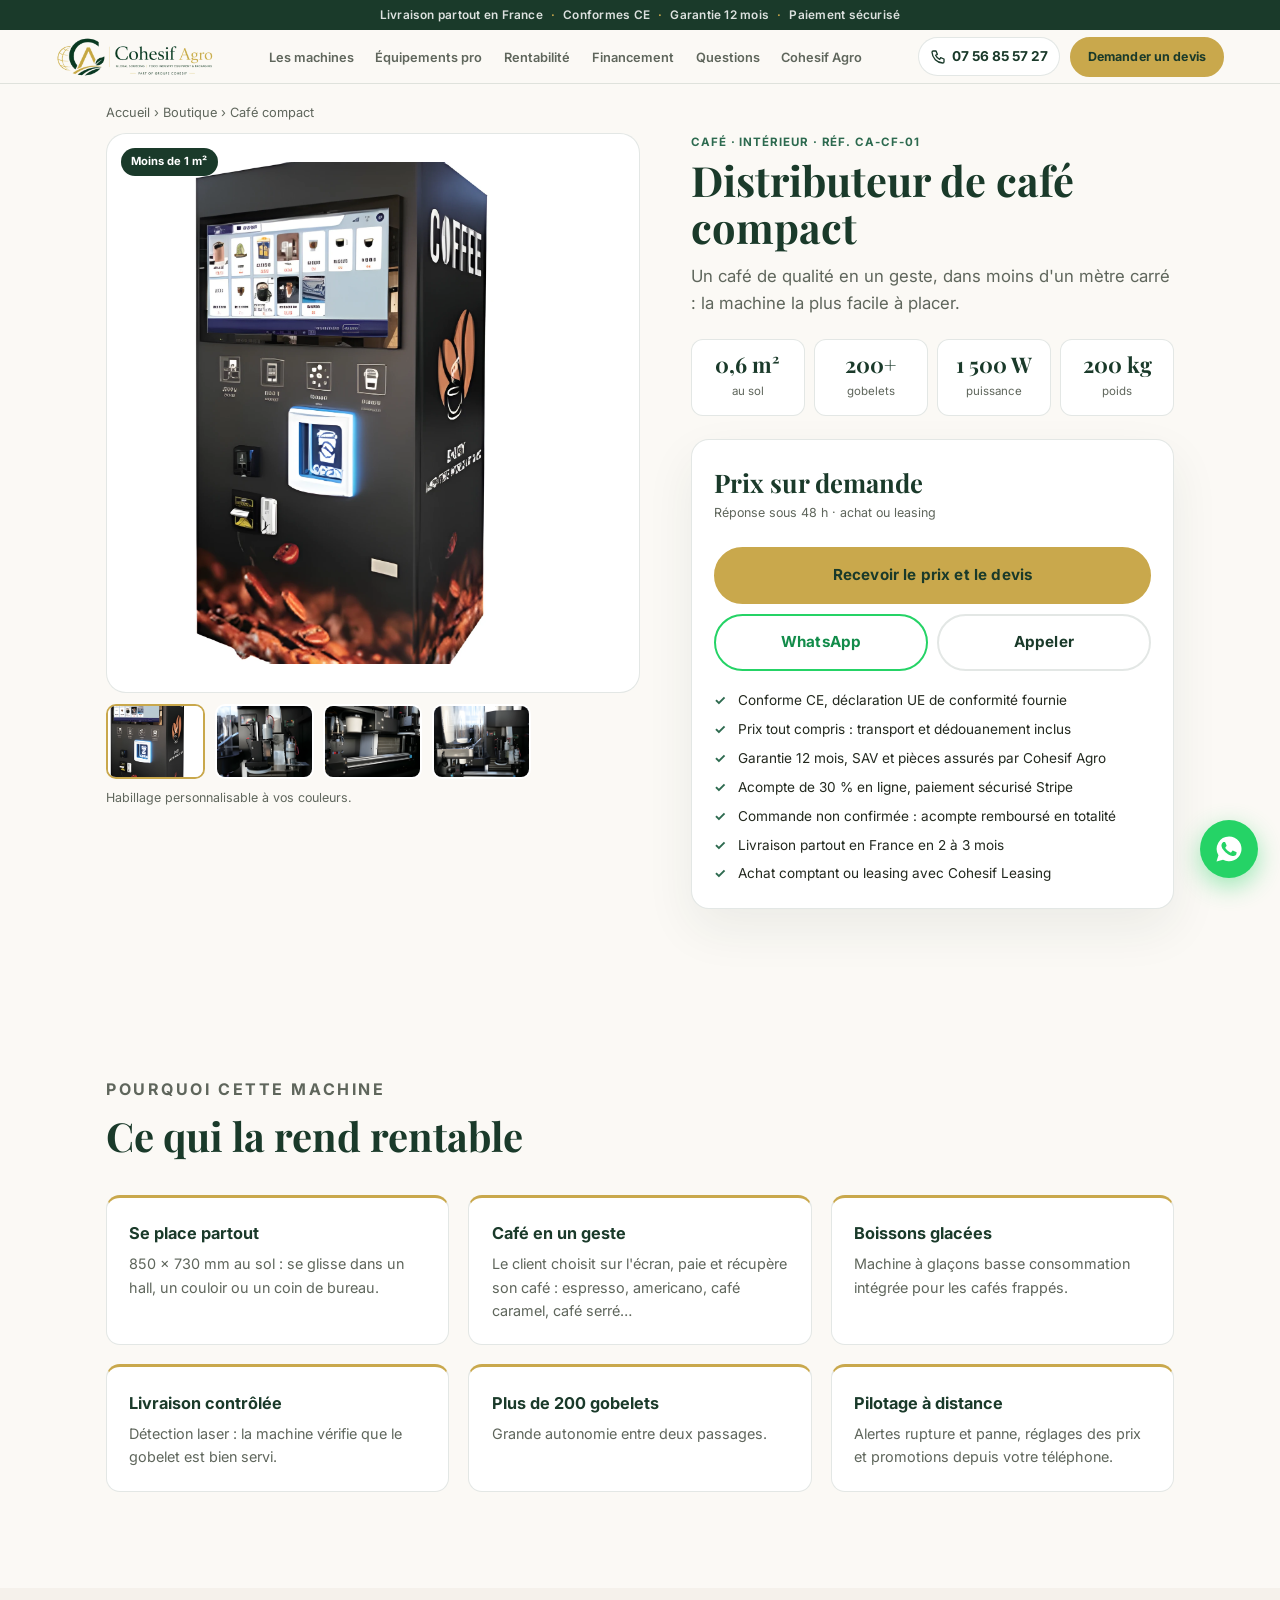
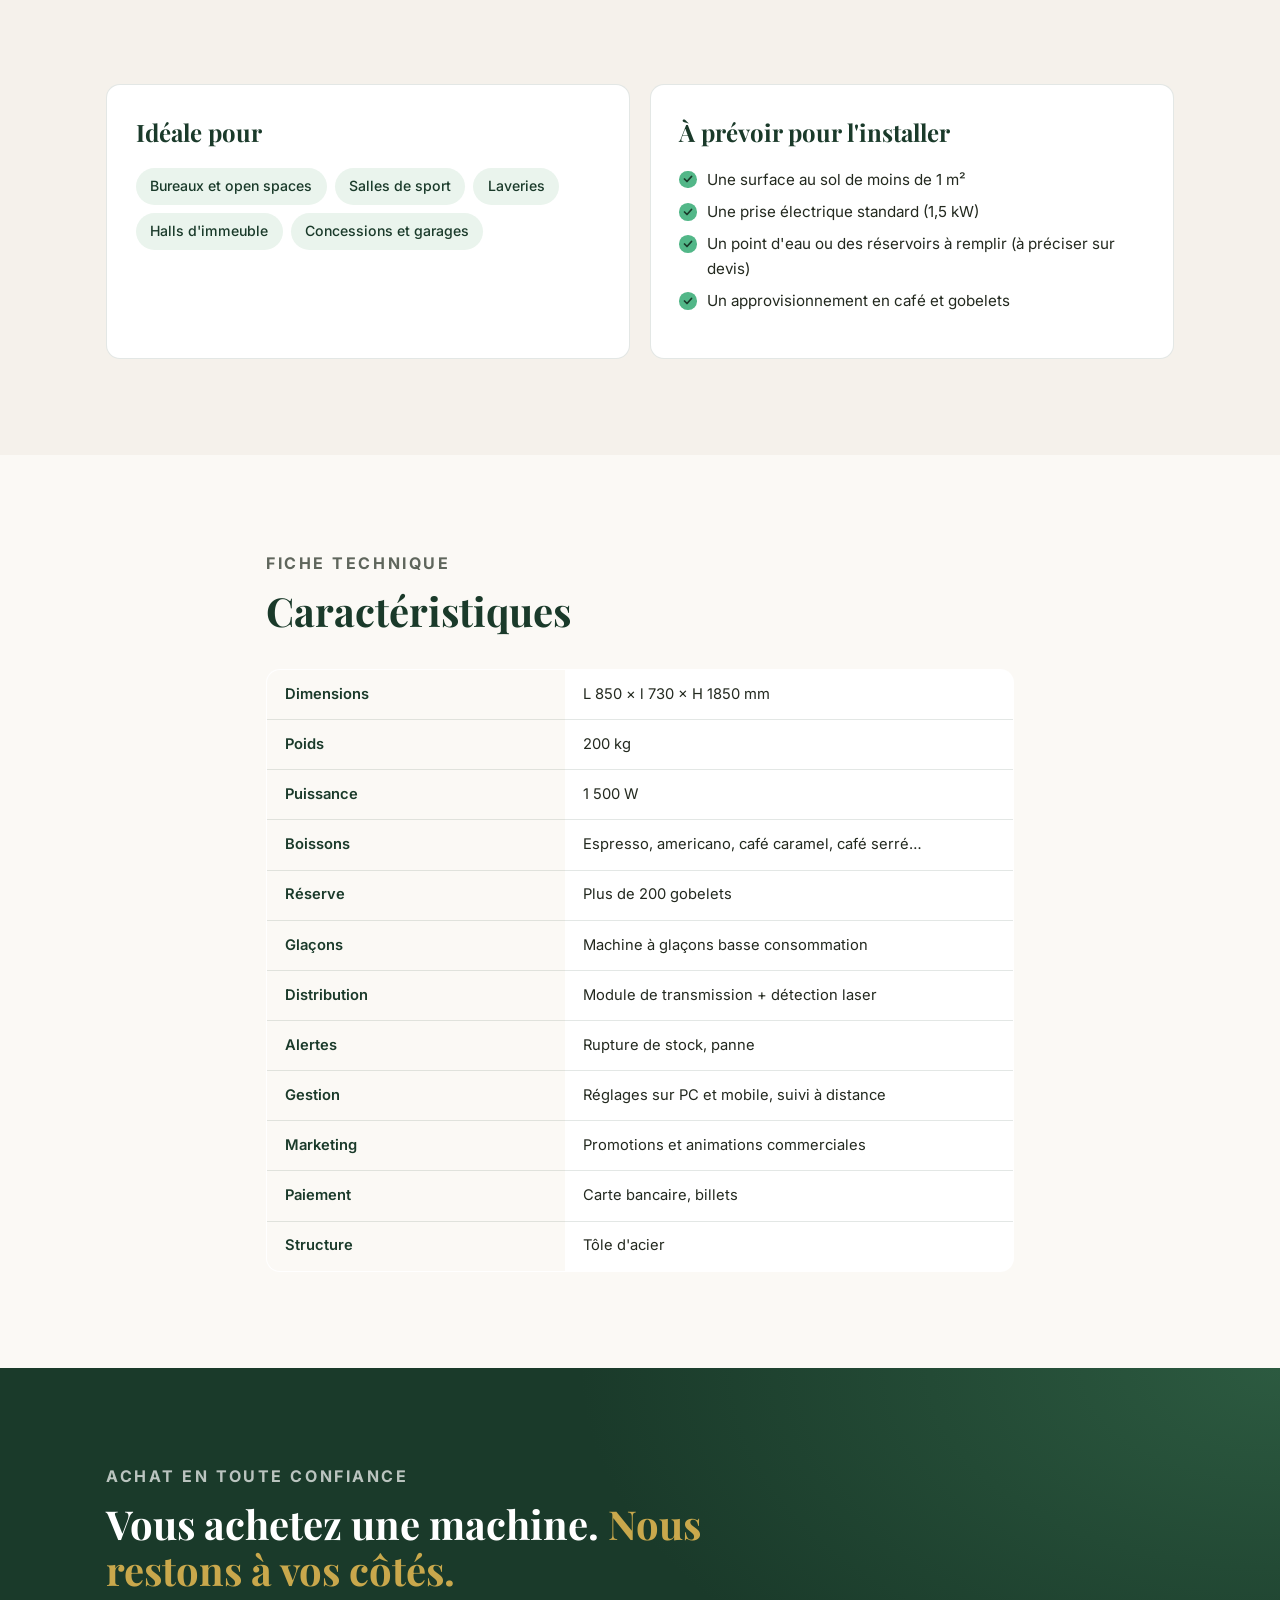
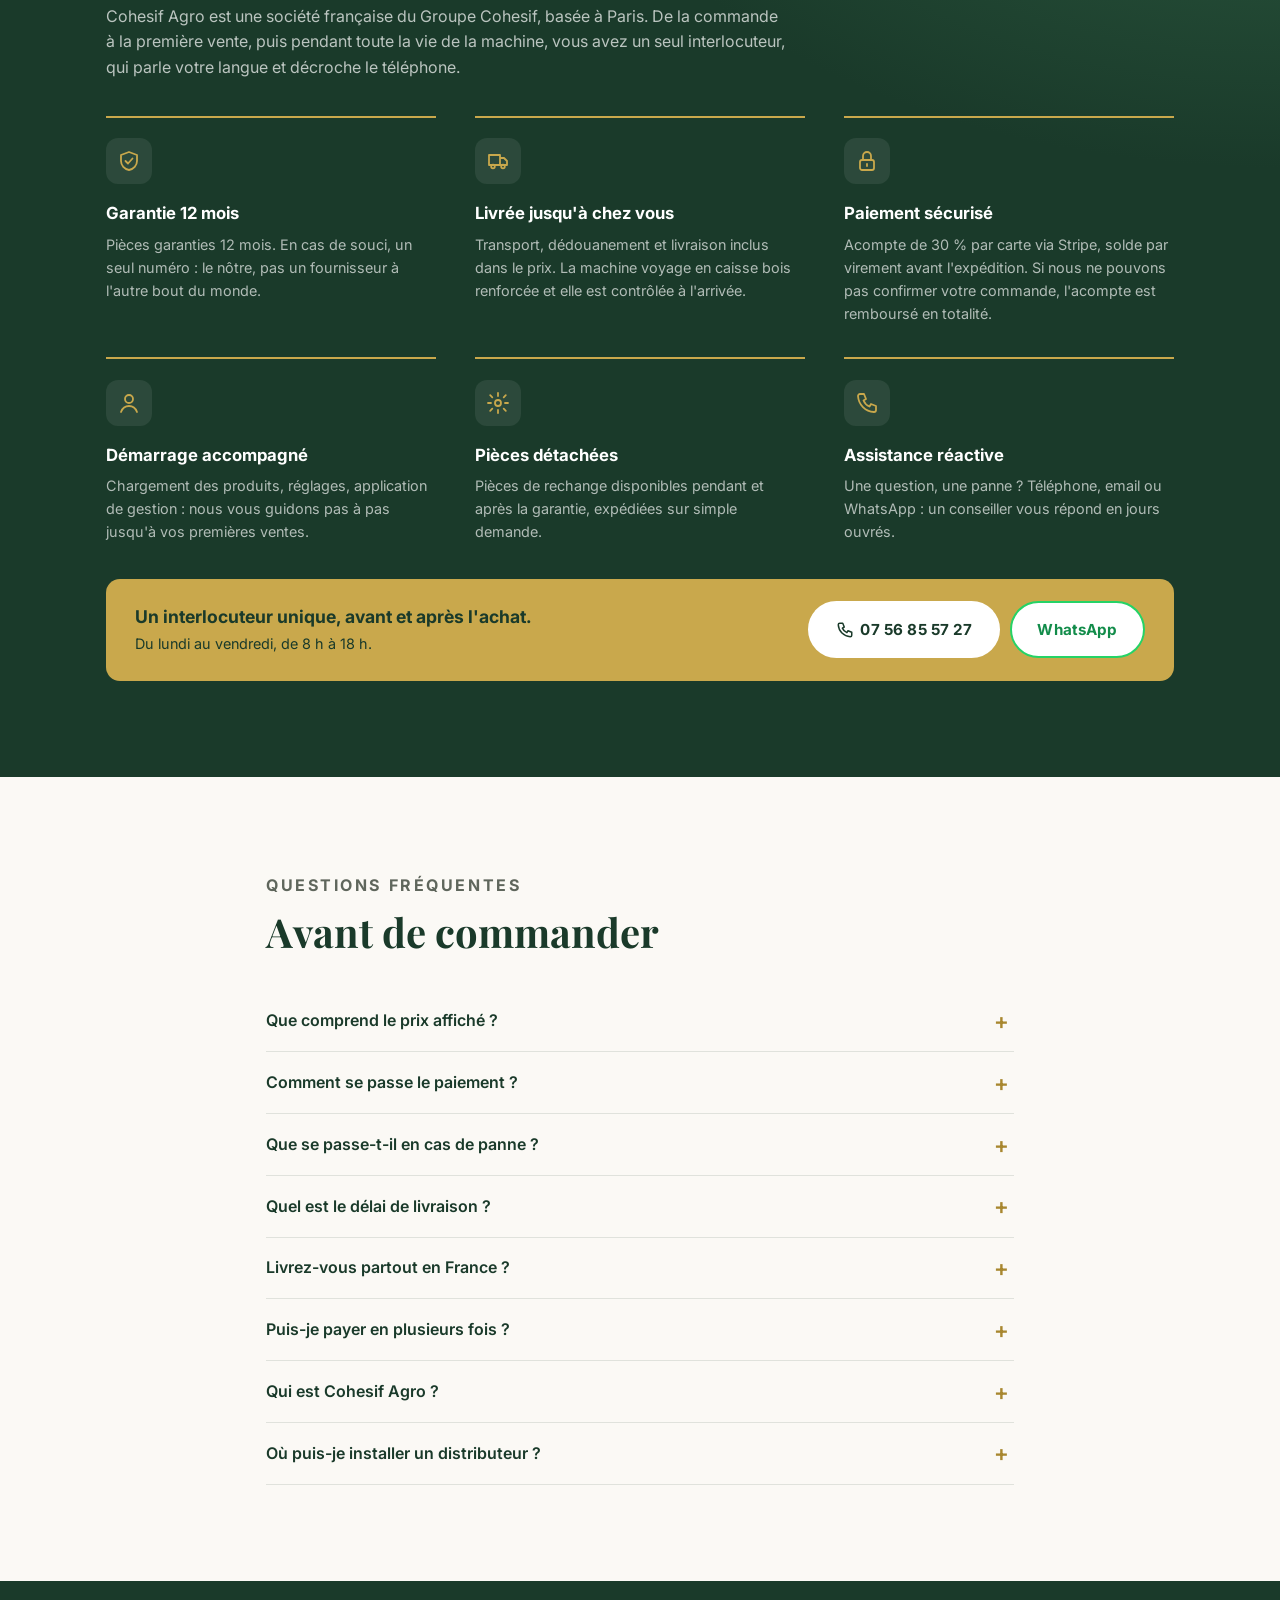
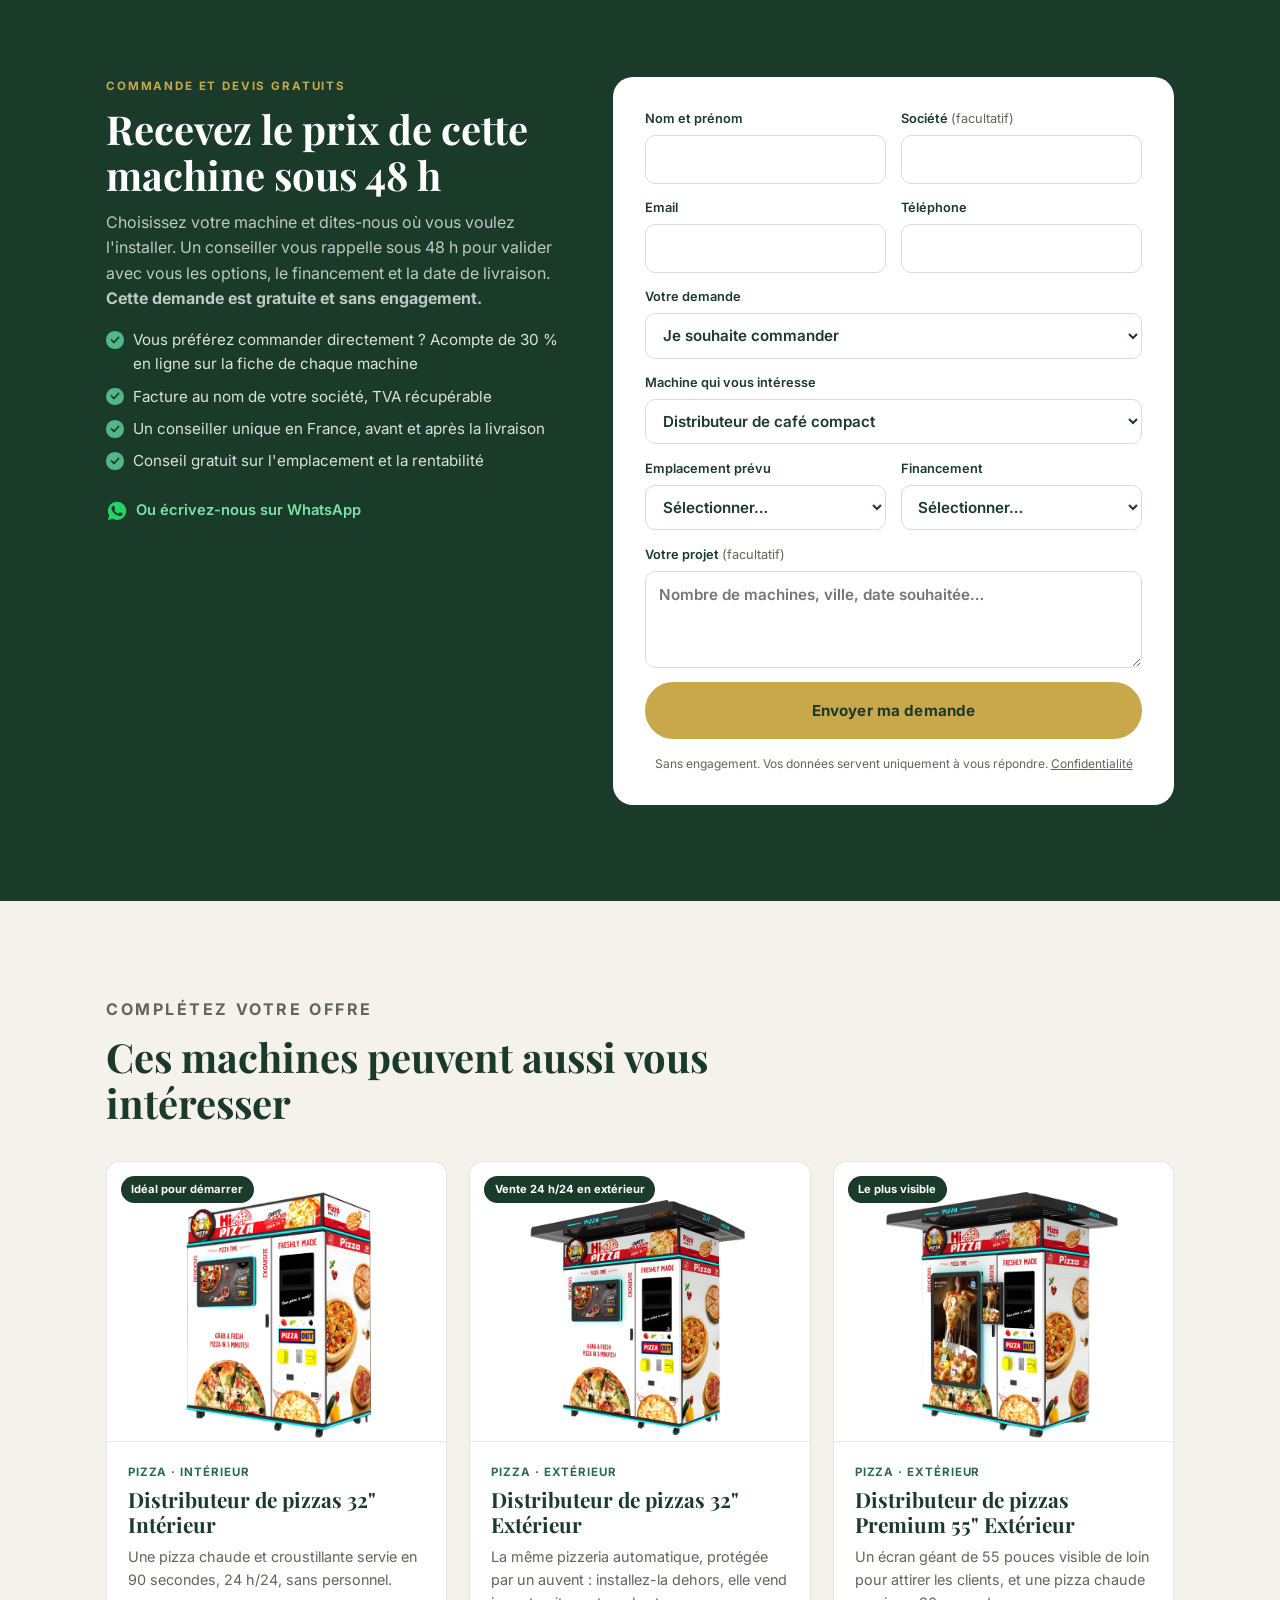
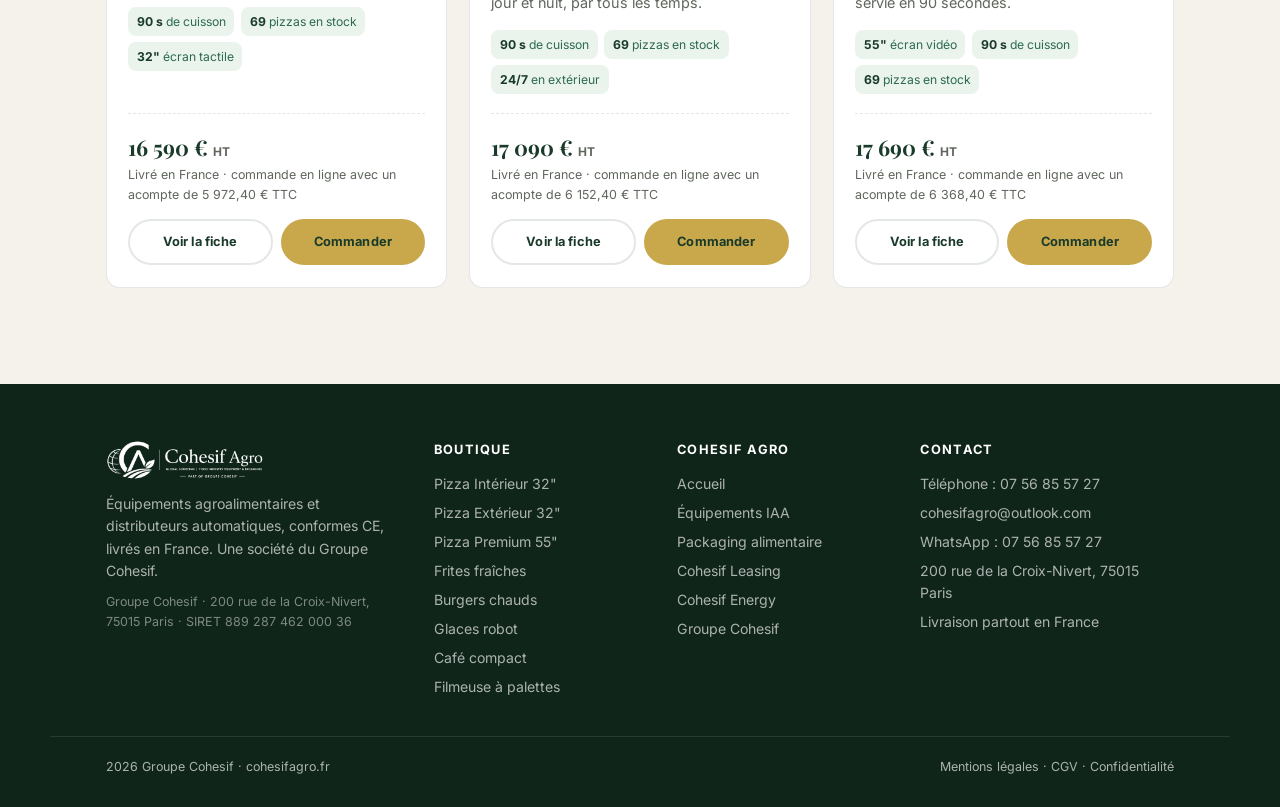
<file: boutique-distributeur-cafe-compact.html>
<!DOCTYPE html>
<html lang="fr">
<head>
<meta charset="UTF-8"/>
<meta name="viewport" content="width=device-width, initial-scale=1.0"/>
<title>Distributeur automatique de café compact à vendre | Cohesif Agro</title>
<meta name="description" content="Un café de qualité en un geste, dans moins d&#x27;un mètre carré : la machine la plus facile à placer. Conforme CE, livré partout en France. Devis tout compris sous 48 h, achat ou leasing."/>
<meta name="robots" content="index, follow, max-snippet:-1, max-image-preview:large, max-video-preview:-1"/>
<meta name="author" content="Cohesif Agro - Groupe Cohesif"/>
<link rel="canonical" href="https://cohesifagro.fr/boutique-distributeur-cafe-compact.html"/>
<link rel="alternate" hreflang="fr-FR" href="https://cohesifagro.fr/boutique-distributeur-cafe-compact.html"/>
<link rel="alternate" hreflang="x-default" href="https://cohesifagro.fr/boutique-distributeur-cafe-compact.html"/>
<meta name="geo.region" content="FR"/>
<meta name="geo.placename" content="France"/>
<meta property="og:title" content="Distributeur automatique de café compact à vendre | Cohesif Agro"/>
<meta property="og:description" content="Un café de qualité en un geste, dans moins d&#x27;un mètre carré : la machine la plus facile à placer. Conforme CE, livré partout en France. Devis tout compris sous 48 h, achat ou leasing."/>
<meta property="og:url" content="https://cohesifagro.fr/boutique-distributeur-cafe-compact.html"/>
<meta property="og:type" content="website"/>
<meta property="og:locale" content="fr_FR"/>
<meta property="og:site_name" content="Cohesif Agro"/>
<meta property="og:image" content="https://cohesifagro.fr/img/boutique/cafe.webp"/>
<meta property="og:image:alt" content="Distributeur de café compact"/>
<meta name="twitter:card" content="summary_large_image"/>
<meta name="twitter:title" content="Distributeur automatique de café compact à vendre | Cohesif Agro"/>
<meta name="twitter:description" content="Un café de qualité en un geste, dans moins d&#x27;un mètre carré : la machine la plus facile à placer. Conforme CE, livré partout en France. Devis tout compris sous 48 h, achat ou leasing."/>
<meta name="twitter:image" content="https://cohesifagro.fr/img/boutique/cafe.webp"/>
<meta name="theme-color" content="#1A3A2A"/>
<link rel="icon" href="favicon.svg?v=2" type="image/svg+xml"/>
<link rel="icon" type="image/png" sizes="32x32" href="img/brand/icon-32.png?v=2"/>
<link rel="apple-touch-icon" sizes="180x180" href="apple-touch-icon.png?v=2"/>
<link rel="manifest" href="site.webmanifest"/>
<link rel="preload" as="image" href="img/boutique/cafe.webp" fetchpriority="high"/>
<link rel="preconnect" href="https://fonts.googleapis.com"/>
<link rel="preconnect" href="https://fonts.gstatic.com" crossorigin/>
<link href="https://fonts.googleapis.com/css2?family=Playfair+Display:wght@700;900&family=Inter:wght@300;400;500;600;700&display=swap" rel="stylesheet"/>
<link rel="stylesheet" href="boutique.css?v=ce3197e2"/>
<script type="application/ld+json">{"@context": "https://schema.org", "@graph": [{"@type": "Organization", "@id": "https://cohesifagro.fr/#organization", "name": "Cohesif Agro", "alternateName": "Cohésif Agro", "url": "https://cohesifagro.fr/", "logo": "https://cohesifagro.fr/img/brand/logo-cohesif-agro-512.png", "image": "https://cohesifagro.fr/img/brand/og-cohesif-agro.jpg", "email": "cohesifagro@outlook.com", "telephone": "+33756855727", "address": {"@type": "PostalAddress", "streetAddress": "200 rue de la Croix-Nivert", "addressLocality": "Paris", "postalCode": "75015", "addressRegion": "Île-de-France", "addressCountry": "FR"}, "areaServed": [{"@type": "Country", "name": "France"}, {"@type": "AdministrativeArea", "name": "Île-de-France"}, {"@type": "AdministrativeArea", "name": "Auvergne-Rhône-Alpes"}, {"@type": "AdministrativeArea", "name": "Provence-Alpes-Côte d'Azur"}, {"@type": "AdministrativeArea", "name": "Occitanie"}, {"@type": "AdministrativeArea", "name": "Nouvelle-Aquitaine"}, {"@type": "AdministrativeArea", "name": "Hauts-de-France"}, {"@type": "AdministrativeArea", "name": "Grand Est"}, {"@type": "AdministrativeArea", "name": "Pays de la Loire"}, {"@type": "AdministrativeArea", "name": "Bretagne"}, {"@type": "AdministrativeArea", "name": "Normandie"}, {"@type": "AdministrativeArea", "name": "Bourgogne-Franche-Comté"}, {"@type": "AdministrativeArea", "name": "Centre-Val de Loire"}, {"@type": "AdministrativeArea", "name": "Corse"}], "contactPoint": {"@type": "ContactPoint", "telephone": "+33756855727", "email": "cohesifagro@outlook.com", "contactType": "sales", "areaServed": "FR", "availableLanguage": ["French", "English"]}, "parentOrganization": {"@type": "Organization", "name": "Groupe Cohesif", "url": "https://www.groupecohesif.fr"}, "sameAs": ["https://www.linkedin.com/company/cohesifpartners/", "https://www.groupecohesif.fr"]}, {"@type": "Product", "name": "Distributeur de café compact", "sku": "CA-CF-01", "description": "Un café de qualité en un geste, dans moins d'un mètre carré : la machine la plus facile à placer.", "image": ["https://cohesifagro.fr/img/boutique/cafe.webp", "https://cohesifagro.fr/img/boutique/cafe-detail-1.webp", "https://cohesifagro.fr/img/boutique/cafe-detail-2.webp", "https://cohesifagro.fr/img/boutique/cafe-detail-3.webp"], "category": "Distributeur automatique", "brand": {"@type": "Brand", "name": "Cohesif Agro"}, "url": "https://cohesifagro.fr/boutique-distributeur-cafe-compact.html", "mpn": "CA-CF-01", "audience": {"@type": "BusinessAudience", "audienceType": "Professionnels et entrepreneurs"}, "additionalProperty": [{"@type": "PropertyValue", "name": "Dimensions", "value": "L 850 × l 730 × H 1850 mm"}, {"@type": "PropertyValue", "name": "Poids", "value": "200 kg"}, {"@type": "PropertyValue", "name": "Puissance", "value": "1 500 W"}, {"@type": "PropertyValue", "name": "Boissons", "value": "Espresso, americano, café caramel, café serré…"}, {"@type": "PropertyValue", "name": "Réserve", "value": "Plus de 200 gobelets"}, {"@type": "PropertyValue", "name": "Glaçons", "value": "Machine à glaçons basse consommation"}, {"@type": "PropertyValue", "name": "Distribution", "value": "Module de transmission + détection laser"}, {"@type": "PropertyValue", "name": "Alertes", "value": "Rupture de stock, panne"}, {"@type": "PropertyValue", "name": "Gestion", "value": "Réglages sur PC et mobile, suivi à distance"}, {"@type": "PropertyValue", "name": "Marketing", "value": "Promotions et animations commerciales"}, {"@type": "PropertyValue", "name": "Paiement", "value": "Carte bancaire, billets"}, {"@type": "PropertyValue", "name": "Structure", "value": "Tôle d'acier"}]}, {"@type": "BreadcrumbList", "itemListElement": [{"@type": "ListItem", "position": 1, "name": "Accueil", "item": "https://cohesifagro.fr/"}, {"@type": "ListItem", "position": 2, "name": "Boutique", "item": "https://cohesifagro.fr/boutique.html"}, {"@type": "ListItem", "position": 3, "name": "Distributeur de café compact", "item": "https://cohesifagro.fr/boutique-distributeur-cafe-compact.html"}]}]}</script>
</head>
<body>
<div class="bq-top">
  <span>Livraison partout en France</span><span class="bq-top-sep">·</span><span>Conformes CE</span><span class="bq-top-sep">·</span><span>Garantie 12 mois</span><span class="bq-top-sep">·</span><span>Paiement sécurisé</span>
</div>
<nav class="bq-nav" aria-label="Navigation principale">
  <a href="index.html" class="bq-logo"><img src="img/boutique/logo-cohesif-agro-trim.webp" alt="Cohesif Agro" width="520" height="133"/></a>
  <ul class="bq-links">
    <li><a href="boutique.html#machines">Les machines</a></li>
    <li><a href="boutique.html#equipements">Équipements pro</a></li>
    <li><a href="boutique.html#rentabilite">Rentabilité</a></li>
    <li><a href="boutique.html#financement">Financement</a></li>
    <li><a href="boutique.html#faq">Questions</a></li>
    <li><a href="index.html">Cohesif Agro</a></li>
  </ul>
  <div class="bq-nav-r">
    <a href="tel:+33756855727" class="bq-call" aria-label="Appeler un conseiller au 07 56 85 57 27"><svg viewBox="0 0 24 24" aria-hidden="true"><path d="M5 3h4l2 5-2.5 1.5a11 11 0 0 0 6 6L16 13l5 2v4a2 2 0 0 1-2 2A17 17 0 0 1 3 5a2 2 0 0 1 2-2z"/></svg><span>07 56 85 57 27</span></a>
    <a href="#devis" class="bq-btn bq-btn-sm">Demander un devis</a>
    <button class="bq-burger" id="bqBurger" aria-label="Ouvrir le menu" aria-expanded="false"><span></span><span></span><span></span></button>
  </div>
</nav>
<div class="bq-mmenu" id="bqMenu">
  <a href="boutique.html#machines">Les machines</a>
  <a href="boutique.html#equipements">Équipements pro</a>
  <a href="boutique.html#rentabilite">Rentabilité</a>
  <a href="boutique.html#financement">Financement</a>
  <a href="boutique.html#faq">Questions</a>
  <a href="boutique.html#france">Livraison en France</a>
  <a href="index.html">Cohesif Agro</a>
  <a href="tel:+33756855727">Appeler un conseiller : 07 56 85 57 27</a>
  <a href="#devis" class="bq-btn">Demander un devis</a>
</div>

<main class="bq-fiche">
  <div class="bq-in">
    <nav class="bq-crumb" aria-label="Fil d'Ariane"><a href="index.html">Accueil</a> › <a href="boutique.html">Boutique</a> › <span>Café compact</span></nav>
  </div>
  <section class="bq-in bq-prod">
    <div class="bq-gal">
      <div class="bq-gal-main"><span class="bq-badge">Moins de 1 m²</span><img src="img/boutique/cafe.webp" alt="Distributeur de café compact" id="bqMainImg"/></div>
      <div class="bq-thumbs"><button class="bq-thumb is-on" data-src="img/boutique/cafe.webp" aria-label="Photo 1"><img src="img/boutique/cafe.webp" alt="" loading="lazy"/></button><button class="bq-thumb" data-src="img/boutique/cafe-detail-1.webp" aria-label="Photo 2"><img src="img/boutique/cafe-detail-1.webp" alt="" loading="lazy"/></button><button class="bq-thumb" data-src="img/boutique/cafe-detail-2.webp" aria-label="Photo 3"><img src="img/boutique/cafe-detail-2.webp" alt="" loading="lazy"/></button><button class="bq-thumb" data-src="img/boutique/cafe-detail-3.webp" aria-label="Photo 4"><img src="img/boutique/cafe-detail-3.webp" alt="" loading="lazy"/></button></div>
      <p class="bq-gal-note">Habillage personnalisable à vos couleurs.</p>
    </div>
    <div class="bq-info">
      <p class="bq-card-cat">Café · Intérieur · Réf. CA-CF-01</p>
      <h1>Distributeur de café compact</h1>
      
      <p class="bq-acc">Un café de qualité en un geste, dans moins d&#x27;un mètre carré : la machine la plus facile à placer.</p>
      <div class="bq-kpis"><div><b>0,6 m²</b><span>au sol</span></div><div><b>200+</b><span>gobelets</span></div><div><b>1 500 W</b><span>puissance</span></div><div><b>200 kg</b><span>poids</span></div></div>
      <div class="bq-buy">
        <div class="bq-px bq-px-lg"><span class="px-val px-dem">Prix sur demande</span><span class="px-sub">Réponse sous 48 h · achat ou leasing</span></div>
        <a href="#devis" class="bq-btn bq-btn-lg bq-btn-full">Recevoir le prix et le devis</a>
        <div class="bq-buy-2">
          <a href="https://wa.me/33756855727?text=Bonjour%2C%20je%20souhaite%20recevoir%20le%20prix%20du%20%C2%AB%20Distributeur%20de%20caf%C3%A9%20compact%20%C2%BB." class="bq-btn bq-btn-lg bq-btn-wa" target="_blank" rel="noopener">WhatsApp</a>
          <a href="tel:+33756855727" class="bq-btn bq-btn-lg bq-btn-ghost">Appeler</a>
        </div>
        <ul class="bq-reass"><li>Conforme CE, déclaration UE de conformité fournie</li><li>Prix tout compris : transport et dédouanement inclus</li><li>Garantie 12 mois, SAV et pièces assurés par Cohesif Agro</li><li>Acompte de 30 % en ligne, paiement sécurisé Stripe</li><li>Commande non confirmée : acompte remboursé en totalité</li><li>Livraison partout en France en 2 à 3 mois</li><li>Achat comptant ou leasing avec Cohesif Leasing</li></ul>
      </div>
    </div>
  </section>

  <section class="bq-sec">
    <div class="bq-in">
      <div class="bq-sec-head"><p class="bq-kicker">Pourquoi cette machine</p><h2>Ce qui la rend rentable</h2></div>
      <div class="bq-pts"><div class="bq-pt"><h3>Se place partout</h3><p>850 × 730 mm au sol : se glisse dans un hall, un couloir ou un coin de bureau.</p></div><div class="bq-pt"><h3>Café en un geste</h3><p>Le client choisit sur l&#x27;écran, paie et récupère son café : espresso, americano, café caramel, café serré…</p></div><div class="bq-pt"><h3>Boissons glacées</h3><p>Machine à glaçons basse consommation intégrée pour les cafés frappés.</p></div><div class="bq-pt"><h3>Livraison contrôlée</h3><p>Détection laser : la machine vérifie que le gobelet est bien servi.</p></div><div class="bq-pt"><h3>Plus de 200 gobelets</h3><p>Grande autonomie entre deux passages.</p></div><div class="bq-pt"><h3>Pilotage à distance</h3><p>Alertes rupture et panne, réglages des prix et promotions depuis votre téléphone.</p></div></div>
    </div>
  </section>

  <section class="bq-sec bq-where">
    <div class="bq-in bq-where-grid">
      <div class="bq-where-card">
        <h2>Idéale pour</h2>
        <ul class="bq-tags"><li>Bureaux et open spaces</li><li>Salles de sport</li><li>Laveries</li><li>Halls d&#x27;immeuble</li><li>Concessions et garages</li></ul>
      </div>
      <div class="bq-where-card">
        <h2>À prévoir pour l'installer</h2>
        <ul class="bq-checks"><li>Une surface au sol de moins de 1 m²</li><li>Une prise électrique standard (1,5 kW)</li><li>Un point d&#x27;eau ou des réservoirs à remplir (à préciser sur devis)</li><li>Un approvisionnement en café et gobelets</li></ul>
      </div>
    </div>
  </section>

  <section class="bq-sec">
    <div class="bq-in bq-spec-wrap">
      <div class="bq-sec-head"><p class="bq-kicker">Fiche technique</p><h2>Caractéristiques</h2></div>
      <table class="bq-specs"><tbody><tr><th>Dimensions</th><td>L 850 × l 730 × H 1850 mm</td></tr><tr><th>Poids</th><td>200 kg</td></tr><tr><th>Puissance</th><td>1 500 W</td></tr><tr><th>Boissons</th><td>Espresso, americano, café caramel, café serré…</td></tr><tr><th>Réserve</th><td>Plus de 200 gobelets</td></tr><tr><th>Glaçons</th><td>Machine à glaçons basse consommation</td></tr><tr><th>Distribution</th><td>Module de transmission + détection laser</td></tr><tr><th>Alertes</th><td>Rupture de stock, panne</td></tr><tr><th>Gestion</th><td>Réglages sur PC et mobile, suivi à distance</td></tr><tr><th>Marketing</th><td>Promotions et animations commerciales</td></tr><tr><th>Paiement</th><td>Carte bancaire, billets</td></tr><tr><th>Structure</th><td>Tôle d&#x27;acier</td></tr></tbody></table>
    </div>
  </section>

  <section class="bq-sec bq-sav" id="sav">
    <div class="bq-in">
      <div class="bq-sec-head">
        <p class="bq-kicker">Achat en toute confiance</p>
        <h2>Vous achetez une machine. <span class="bq-accent">Nous restons à vos côtés.</span></h2>
        <p>Cohesif Agro est une société française du Groupe Cohesif, basée à Paris. De la commande à la première vente, puis pendant toute la vie de la machine, vous avez un seul interlocuteur, qui parle votre langue et décroche le téléphone.</p>
      </div>
      <div class="bq-sav-grid"><div class="bq-sav-it"><span class="bq-ico"><svg viewBox="0 0 24 24" aria-hidden="true"><path d="M12 3l8 3v6c0 4.5-3.4 8.3-8 9-4.6-.7-8-4.5-8-9V6l8-3z"/><path d="M8.5 12l2.5 2.5 4.5-5"/></svg></span><h3>Garantie 12 mois</h3><p>Pièces garanties 12 mois. En cas de souci, un seul numéro : le nôtre, pas un fournisseur à l&#x27;autre bout du monde.</p></div><div class="bq-sav-it"><span class="bq-ico"><svg viewBox="0 0 24 24" aria-hidden="true"><path d="M3 6h11v10H3zM14 9h4l3 3v4h-7"/><circle cx="7" cy="17.5" r="1.8"/><circle cx="17" cy="17.5" r="1.8"/></svg></span><h3>Livrée jusqu&#x27;à chez vous</h3><p>Transport, dédouanement et livraison inclus dans le prix. La machine voyage en caisse bois renforcée et elle est contrôlée à l&#x27;arrivée.</p></div><div class="bq-sav-it"><span class="bq-ico"><svg viewBox="0 0 24 24" aria-hidden="true"><rect x="5" y="11" width="14" height="10" rx="2"/><path d="M8 11V7a4 4 0 0 1 8 0v4M12 15v2"/></svg></span><h3>Paiement sécurisé</h3><p>Acompte de 30 % par carte via Stripe, solde par virement avant l&#x27;expédition. Si nous ne pouvons pas confirmer votre commande, l&#x27;acompte est remboursé en totalité.</p></div><div class="bq-sav-it"><span class="bq-ico"><svg viewBox="0 0 24 24" aria-hidden="true"><circle cx="12" cy="8" r="4"/><path d="M4 21c1.5-4 4.5-6 8-6s6.5 2 8 6"/></svg></span><h3>Démarrage accompagné</h3><p>Chargement des produits, réglages, application de gestion : nous vous guidons pas à pas jusqu&#x27;à vos premières ventes.</p></div><div class="bq-sav-it"><span class="bq-ico"><svg viewBox="0 0 24 24" aria-hidden="true"><circle cx="12" cy="12" r="3"/><path d="M12 2v3M12 19v3M4.2 4.2l2.1 2.1M17.7 17.7l2.1 2.1M2 12h3M19 12h3M4.2 19.8l2.1-2.1M17.7 6.3l2.1-2.1"/></svg></span><h3>Pièces détachées</h3><p>Pièces de rechange disponibles pendant et après la garantie, expédiées sur simple demande.</p></div><div class="bq-sav-it"><span class="bq-ico"><svg viewBox="0 0 24 24" aria-hidden="true"><path d="M5 3h4l2 5-2.5 1.5a11 11 0 0 0 6 6L16 13l5 2v4a2 2 0 0 1-2 2A17 17 0 0 1 3 5a2 2 0 0 1 2-2z"/></svg></span><h3>Assistance réactive</h3><p>Une question, une panne ? Téléphone, email ou WhatsApp : un conseiller vous répond en jours ouvrés.</p></div></div>
      <div class="bq-sav-cta">
        <div><b>Un interlocuteur unique, avant et après l'achat.</b><span>Du lundi au vendredi, de 8 h à 18 h.</span></div>
        <div class="bq-sav-btns">
          <a href="tel:+33756855727" class="bq-btn bq-btn-lg bq-btn-light"><svg viewBox="0 0 24 24" aria-hidden="true"><path d="M5 3h4l2 5-2.5 1.5a11 11 0 0 0 6 6L16 13l5 2v4a2 2 0 0 1-2 2A17 17 0 0 1 3 5a2 2 0 0 1 2-2z"/></svg> 07 56 85 57 27</a>
          <a href="https://wa.me/33756855727?text=Bonjour%2C%20j%27ai%20une%20question%20sur%20la%20%C2%AB%20Distributeur%20de%20caf%C3%A9%20compact%20%C2%BB." class="bq-btn bq-btn-lg bq-btn-wa" target="_blank" rel="noopener">WhatsApp</a>
        </div>
      </div>
    </div>
  </section>

  

  <section class="bq-sec bq-faq">
    <div class="bq-in bq-faq-in">
      <div class="bq-sec-head"><p class="bq-kicker">Questions fréquentes</p><h2>Avant de commander</h2></div>
      <details class="bq-faq-it"><summary>Que comprend le prix affiché ?</summary><p>Les prix sont indiqués hors taxes, machine livrée chez vous en France : caisse de transport, fret, dédouanement et livraison compris. Le système de paiement (carte bancaire, billets, pièces) est en option, à choisir selon votre emplacement. Pour les machines sans prix affiché, nous vous envoyons un devis tout compris sous 48 h.</p></details><details class="bq-faq-it"><summary>Comment se passe le paiement ?</summary><p>Vous commandez en ligne en réglant un acompte de 30 % par carte bancaire, sur la plateforme sécurisée Stripe : nous n&#x27;avons jamais accès à votre numéro de carte. La facture d&#x27;acompte vous est envoyée automatiquement. Un conseiller vous appelle sous 48 h pour confirmer la commande et la date de livraison. Le solde est réglé par virement avant l&#x27;expédition. Si nous ne pouvons pas confirmer la commande, l&#x27;acompte est remboursé en totalité. Vous préférez un leasing ou parler d&#x27;abord à un conseiller ? Demandez un devis gratuit.</p></details><details class="bq-faq-it"><summary>Que se passe-t-il en cas de panne ?</summary><p>Vous appelez Cohesif Agro, votre interlocuteur en France. La machine est garantie 12 mois pièces : nous diagnostiquons la panne avec vous, souvent à distance grâce à la plateforme connectée, et nous vous envoyons la pièce de rechange. Après la garantie, les pièces détachées restent disponibles sur commande.</p></details><details class="bq-faq-it"><summary>Quel est le délai de livraison ?</summary><p>Pour un distributeur, comptez 2 à 3 mois entre la commande et la livraison sur site : environ 6 à 7 semaines de fabrication, puis le transport maritime et le dédouanement. Le planning précis figure dans votre devis.</p></details><details class="bq-faq-it"><summary>Livrez-vous partout en France ?</summary><p>Oui. Nous livrons et accompagnons nos clients partout en France : Paris et l&#x27;Île-de-France, Lyon, Marseille, Toulouse, Bordeaux, Lille, Nantes, Strasbourg, Nice, Montpellier, Rennes et toutes les autres villes. Le transport jusqu&#x27;à votre adresse est inclus dans le prix.</p></details><details class="bq-faq-it"><summary>Puis-je payer en plusieurs fois ?</summary><p>Oui. Avec Cohesif Leasing, la société de financement du Groupe Cohesif, vous payez une mensualité fixe et la machine commence à rapporter dès son installation. Indiquez « Leasing » dans votre demande.</p></details><details class="bq-faq-it"><summary>Qui est Cohesif Agro ?</summary><p>Cohesif Agro est une société française du Groupe Cohesif, basée au 200 rue de la Croix-Nivert à Paris (SIRET 889 287 462 000 36). Nous sélectionnons des équipements agroalimentaires et des distributeurs automatiques, et nous gérons pour vous l&#x27;importation, la conformité, la livraison et le service après-vente.</p></details><details class="bq-faq-it"><summary>Où puis-je installer un distributeur ?</summary><p>Dans tout lieu de passage : centre commercial, parking, station-service, entreprise, gare, campus, devant votre commerce… Sur un terrain privé, il suffit de l&#x27;accord du propriétaire. Sur la voie publique, une autorisation d&#x27;occupation doit être demandée à la mairie. Nous vous aidons à choisir la bonne machine selon l&#x27;emplacement.</p></details>
    </div>
  </section>

  <section class="bq-devis" id="devis">
  <div class="bq-in bq-devis-grid">
    <div class="bq-devis-txt">
      <p class="bq-kicker">Commande et devis gratuits</p>
      <h2>Recevez le prix de cette machine sous 48 h</h2>
      <p>Choisissez votre machine et dites-nous où vous voulez l'installer. Un conseiller vous rappelle sous 48 h pour valider avec vous les options, le financement et la date de livraison. <strong>Cette demande est gratuite et sans engagement.</strong></p>
      <ul class="bq-checks">
        <li>Vous préférez commander directement ? Acompte de 30 % en ligne sur la fiche de chaque machine</li>
        <li>Facture au nom de votre société, TVA récupérable</li>
        <li>Un conseiller unique en France, avant et après la livraison</li>
        <li>Conseil gratuit sur l'emplacement et la rentabilité</li>
      </ul>
      <a class="bq-wa-inline" href="https://wa.me/33756855727?text=Bonjour%2C%20je%20souhaite%20recevoir%20les%20prix%20de%20vos%20distributeurs%20automatiques." target="_blank" rel="noopener">
        <svg viewBox="0 0 24 24" aria-hidden="true"><path d="M12.05 2a9.9 9.9 0 0 0-8.5 14.95L2 22l5.2-1.5A9.9 9.9 0 1 0 12.05 2zm5.8 14.1c-.25.7-1.45 1.33-2 1.4-.52.08-1.17.11-1.88-.12-.43-.13-.99-.32-1.7-.62-3-1.3-4.94-4.3-5.1-4.5-.14-.2-1.2-1.6-1.2-3.07s.76-2.18 1.04-2.48c.27-.3.6-.37.8-.37h.57c.18 0 .43-.07.67.5.25.6.84 2.06.92 2.2.07.15.12.33.02.52-.1.2-.15.32-.3.5-.14.17-.3.38-.44.52-.15.15-.3.3-.13.6.17.3.77 1.27 1.65 2.05 1.14 1.01 2.1 1.33 2.4 1.48.3.15.47.12.64-.07.18-.2.75-.87.94-1.17.2-.3.4-.25.67-.15.27.1 1.73.82 2.03.97.3.15.5.22.57.35.07.12.07.7-.18 1.4z"/></svg>
        Ou écrivez-nous sur WhatsApp
      </a>
    </div>
    <form class="bq-form" action="https://formspree.io/f/mzdnndna" method="POST" data-bq-form>
      <input type="hidden" name="_subject" value="Cohesif Agro · Demande de prix distributeur automatique"/>
      <input type="hidden" name="source" value="Boutique Cohesif Agro"/>
      <input type="text" name="_gotcha" class="bq-hp" tabindex="-1" autocomplete="off" aria-hidden="true"/>
      <div class="bq-frow">
        <label>Nom et prénom<input type="text" name="nom" required autocomplete="name"/></label>
        <label>Société <span>(facultatif)</span><input type="text" name="societe" autocomplete="organization"/></label>
      </div>
      <div class="bq-frow">
        <label>Email<input type="email" name="email" required autocomplete="email"/></label>
        <label>Téléphone<input type="tel" name="telephone" required autocomplete="tel"/></label>
      </div>
      <label>Votre demande
        <select name="demande" required>
          <option>Je souhaite commander</option>
          <option>Je souhaite un devis</option>
          <option>J'ai une question avant de me décider</option>
        </select>
      </label>
      <label>Machine qui vous intéresse
        <select name="machine" required>
          <option value="">Choisir une machine…</option>
          <option value="Distributeur de pizzas 32&quot; Intérieur" data-slug="boutique-distributeur-pizza-interieur">Distributeur de pizzas 32&quot; Intérieur</option><option value="Distributeur de pizzas 32&quot; Extérieur" data-slug="boutique-distributeur-pizza-exterieur">Distributeur de pizzas 32&quot; Extérieur</option><option value="Distributeur de pizzas Premium 55&quot; Extérieur" data-slug="boutique-distributeur-pizza-premium-55">Distributeur de pizzas Premium 55&quot; Extérieur</option><option value="Distributeur de frites fraîches" data-slug="boutique-distributeur-frites">Distributeur de frites fraîches</option><option value="Distributeur de burgers chauds" data-slug="boutique-distributeur-burgers">Distributeur de burgers chauds</option><option value="Distributeur de glaces à l&#x27;italienne avec robot" data-slug="boutique-distributeur-glaces-robot">Distributeur de glaces à l&#x27;italienne avec robot</option><option value="Distributeur de café compact" data-slug="boutique-distributeur-cafe-compact" selected>Distributeur de café compact</option><option value="Filmeuse à palettes à plateau tournant Ø 1650" data-slug="boutique-filmeuse-palettes">Filmeuse à palettes à plateau tournant Ø 1650</option>
          <option value="Plusieurs machines / je ne sais pas encore">Plusieurs machines / je ne sais pas encore</option>
        </select>
      </label>
      <div class="bq-frow">
        <label>Emplacement prévu
          <select name="emplacement">
            <option value="">Sélectionner…</option>
            <option>Centre commercial / galerie</option>
            <option>Parking / station-service</option>
            <option>Entreprise / zone d'activité</option>
            <option>Gare, campus, hôpital</option>
            <option>Devant mon commerce</option>
            <option>Lieu de loisirs / tourisme</option>
            <option>Usine / entrepôt / atelier</option>
            <option>Pas encore trouvé</option>
          </select>
        </label>
        <label>Financement
          <select name="financement">
            <option value="">Sélectionner…</option>
            <option>Achat comptant</option>
            <option>Leasing (paiement mensuel)</option>
            <option>Je souhaite comparer les deux</option>
          </select>
        </label>
      </div>
      <label>Votre projet <span>(facultatif)</span><textarea name="message" rows="3" placeholder="Nombre de machines, ville, date souhaitée…"></textarea></label>
      <button type="submit" class="bq-btn bq-btn-lg">Envoyer ma demande</button>
      <p class="bq-form-note">Sans engagement. Vos données servent uniquement à vous répondre. <a href="politique-confidentialite.html">Confidentialité</a></p>
      <div class="bq-form-ok" role="status" hidden>
        <strong>Merci, votre demande est bien envoyée.</strong>
        <span>Un conseiller Cohesif Agro vous rappelle sous 48 h pour confirmer votre commande ou vous envoyer votre devis.</span>
      </div>
    </form>
  </div>
</section>


  <section class="bq-sec bq-alt">
    <div class="bq-in">
      <div class="bq-sec-head"><p class="bq-kicker">Complétez votre offre</p><h2>Ces machines peuvent aussi vous intéresser</h2></div>
      <div class="bq-grid bq-grid-3"><article class="bq-card" data-cat="pizza" data-lieu="interieur">
  <a href="boutique-distributeur-pizza-interieur.html" class="bq-card-img">
    <span class="bq-badge">Idéal pour démarrer</span>
    <img src="img/boutique/pizza-interieur.webp" alt="Distributeur de pizzas 32&quot; Intérieur" loading="lazy"/>
  </a>
  <div class="bq-card-body">
    <p class="bq-card-cat">Pizza · Intérieur</p>
    <h3><a href="boutique-distributeur-pizza-interieur.html">Distributeur de pizzas 32&quot; Intérieur</a></h3>
    <p class="bq-card-acc">Une pizza chaude et croustillante servie en 90 secondes, 24 h/24, sans personnel.</p>
    <ul class="bq-chips"><li><b>90 s</b> de cuisson</li><li><b>69</b> pizzas en stock</li><li><b>32&quot;</b> écran tactile</li></ul>
    <div class="bq-card-foot">
      <div class="bq-px"><span class="px-val">16 590 € <small>HT</small></span><span class="px-sub">Livré en France · commande en ligne avec un acompte de 5 972,40 € TTC</span></div>
      <div class="bq-card-btns">
        <a href="boutique-distributeur-pizza-interieur.html" class="bq-btn bq-btn-ghost">Voir la fiche</a>
        <a href="boutique-distributeur-pizza-interieur.html#commander" class="bq-btn">Commander</a>
      </div>
    </div>
  </div>
</article><article class="bq-card" data-cat="pizza" data-lieu="exterieur">
  <a href="boutique-distributeur-pizza-exterieur.html" class="bq-card-img">
    <span class="bq-badge">Vente 24 h/24 en extérieur</span>
    <img src="img/boutique/pizza-exterieur.webp" alt="Distributeur de pizzas 32&quot; Extérieur" loading="lazy"/>
  </a>
  <div class="bq-card-body">
    <p class="bq-card-cat">Pizza · Extérieur</p>
    <h3><a href="boutique-distributeur-pizza-exterieur.html">Distributeur de pizzas 32&quot; Extérieur</a></h3>
    <p class="bq-card-acc">La même pizzeria automatique, protégée par un auvent : installez-la dehors, elle vend jour et nuit, par tous les temps.</p>
    <ul class="bq-chips"><li><b>90 s</b> de cuisson</li><li><b>69</b> pizzas en stock</li><li><b>24/7</b> en extérieur</li></ul>
    <div class="bq-card-foot">
      <div class="bq-px"><span class="px-val">17 090 € <small>HT</small></span><span class="px-sub">Livré en France · commande en ligne avec un acompte de 6 152,40 € TTC</span></div>
      <div class="bq-card-btns">
        <a href="boutique-distributeur-pizza-exterieur.html" class="bq-btn bq-btn-ghost">Voir la fiche</a>
        <a href="boutique-distributeur-pizza-exterieur.html#commander" class="bq-btn">Commander</a>
      </div>
    </div>
  </div>
</article><article class="bq-card" data-cat="pizza" data-lieu="exterieur">
  <a href="boutique-distributeur-pizza-premium-55.html" class="bq-card-img">
    <span class="bq-badge">Le plus visible</span>
    <img src="img/boutique/pizza-premium.webp" alt="Distributeur de pizzas Premium 55&quot; Extérieur" loading="lazy"/>
  </a>
  <div class="bq-card-body">
    <p class="bq-card-cat">Pizza · Extérieur</p>
    <h3><a href="boutique-distributeur-pizza-premium-55.html">Distributeur de pizzas Premium 55&quot; Extérieur</a></h3>
    <p class="bq-card-acc">Un écran géant de 55 pouces visible de loin pour attirer les clients, et une pizza chaude servie en 90 secondes.</p>
    <ul class="bq-chips"><li><b>55&quot;</b> écran vidéo</li><li><b>90 s</b> de cuisson</li><li><b>69</b> pizzas en stock</li></ul>
    <div class="bq-card-foot">
      <div class="bq-px"><span class="px-val">17 690 € <small>HT</small></span><span class="px-sub">Livré en France · commande en ligne avec un acompte de 6 368,40 € TTC</span></div>
      <div class="bq-card-btns">
        <a href="boutique-distributeur-pizza-premium-55.html" class="bq-btn bq-btn-ghost">Voir la fiche</a>
        <a href="boutique-distributeur-pizza-premium-55.html#commander" class="bq-btn">Commander</a>
      </div>
    </div>
  </div>
</article></div>
    </div>
  </section>
</main>
<div class="bq-sticky">
  <div><b>Café compact</b><span>Prix sur demande</span></div>
  <a href="tel:+33756855727" class="bq-btn bq-btn-ghost bq-sticky-call" aria-label="Appeler un conseiller"><svg viewBox="0 0 24 24" aria-hidden="true"><path d="M5 3h4l2 5-2.5 1.5a11 11 0 0 0 6 6L16 13l5 2v4a2 2 0 0 1-2 2A17 17 0 0 1 3 5a2 2 0 0 1 2-2z"/></svg></a>
  <a href="#devis" class="bq-btn">Recevoir le prix</a>
</div>
<footer class="bq-foot">
  <div class="bq-in bq-foot-grid">
    <div>
      <img src="img/boutique/logo-cohesif-agro-trim.webp" alt="Cohesif Agro" width="520" height="133" class="bq-foot-logo"/>
      <p>Équipements agroalimentaires et distributeurs automatiques, conformes CE, livrés en France. Une société du Groupe Cohesif.</p>
      <p class="bq-foot-id">Groupe Cohesif · 200 rue de la Croix-Nivert, 75015 Paris · SIRET 889 287 462 000 36</p>
    </div>
    <div>
      <h4>Boutique</h4>
      <a href="boutique-distributeur-pizza-interieur.html">Pizza Intérieur 32&quot;</a><a href="boutique-distributeur-pizza-exterieur.html">Pizza Extérieur 32&quot;</a><a href="boutique-distributeur-pizza-premium-55.html">Pizza Premium 55&quot;</a><a href="boutique-distributeur-frites.html">Frites fraîches</a><a href="boutique-distributeur-burgers.html">Burgers chauds</a><a href="boutique-distributeur-glaces-robot.html">Glaces robot</a><a href="boutique-distributeur-cafe-compact.html">Café compact</a><a href="boutique-filmeuse-palettes.html">Filmeuse à palettes</a>
    </div>
    <div>
      <h4>Cohesif Agro</h4>
      <a href="index.html">Accueil</a>
      <a href="index.html#equipements">Équipements IAA</a>
      <a href="index.html#offres">Packaging alimentaire</a>
      <a href="https://www.cohesifleasing.fr" target="_blank" rel="noopener">Cohesif Leasing</a>
      <a href="https://www.cohesifenergy.fr" target="_blank" rel="noopener">Cohesif Energy</a>
      <a href="https://www.groupecohesif.fr" target="_blank" rel="noopener">Groupe Cohesif</a>
    </div>
    <div>
      <h4>Contact</h4>
      <a href="tel:+33756855727">Téléphone : 07 56 85 57 27</a>
      <a href="mailto:cohesifagro@outlook.com">cohesifagro@outlook.com</a>
      <a href="https://wa.me/33756855727?text=Bonjour%2C%20j%27ai%20une%20question%20sur%20vos%20distributeurs%20automatiques." target="_blank" rel="noopener">WhatsApp : 07 56 85 57 27</a>
      <span>200 rue de la Croix-Nivert, 75015 Paris</span>
      <a href="boutique.html#france">Livraison partout en France</a>
    </div>
  </div>
  <div class="bq-in bq-foot-bot">
    <span>2026 Groupe Cohesif · cohesifagro.fr</span>
    <span><a href="mentions-legales.html">Mentions légales</a> · <a href="cgv.html">CGV</a> · <a href="politique-confidentialite.html">Confidentialité</a></span>
  </div>
</footer>
<a href="https://wa.me/33756855727?text=Bonjour%2C%20je%20souhaite%20recevoir%20le%20prix%20du%20%C2%AB%20Distributeur%20de%20caf%C3%A9%20compact%20%C2%BB." class="bq-wa" target="_blank" rel="noopener" aria-label="Nous écrire sur WhatsApp">
  <svg viewBox="0 0 24 24" aria-hidden="true"><path d="M12.05 2a9.9 9.9 0 0 0-8.5 14.95L2 22l5.2-1.5A9.9 9.9 0 1 0 12.05 2zm5.8 14.1c-.25.7-1.45 1.33-2 1.4-.52.08-1.17.11-1.88-.12-.43-.13-.99-.32-1.7-.62-3-1.3-4.94-4.3-5.1-4.5-.14-.2-1.2-1.6-1.2-3.07s.76-2.18 1.04-2.48c.27-.3.6-.37.8-.37h.57c.18 0 .43-.07.67.5.25.6.84 2.06.92 2.2.07.15.12.33.02.52-.1.2-.15.32-.3.5-.14.17-.3.38-.44.52-.15.15-.3.3-.13.6.17.3.77 1.27 1.65 2.05 1.14 1.01 2.1 1.33 2.4 1.48.3.15.47.12.64-.07.18-.2.75-.87.94-1.17.2-.3.4-.25.67-.15.27.1 1.73.82 2.03.97.3.15.5.22.57.35.07.12.07.7-.18 1.4z"/></svg>
</a>
<script src="boutique.js?v=4763142d" defer></script>
</body>
</html>
</file>
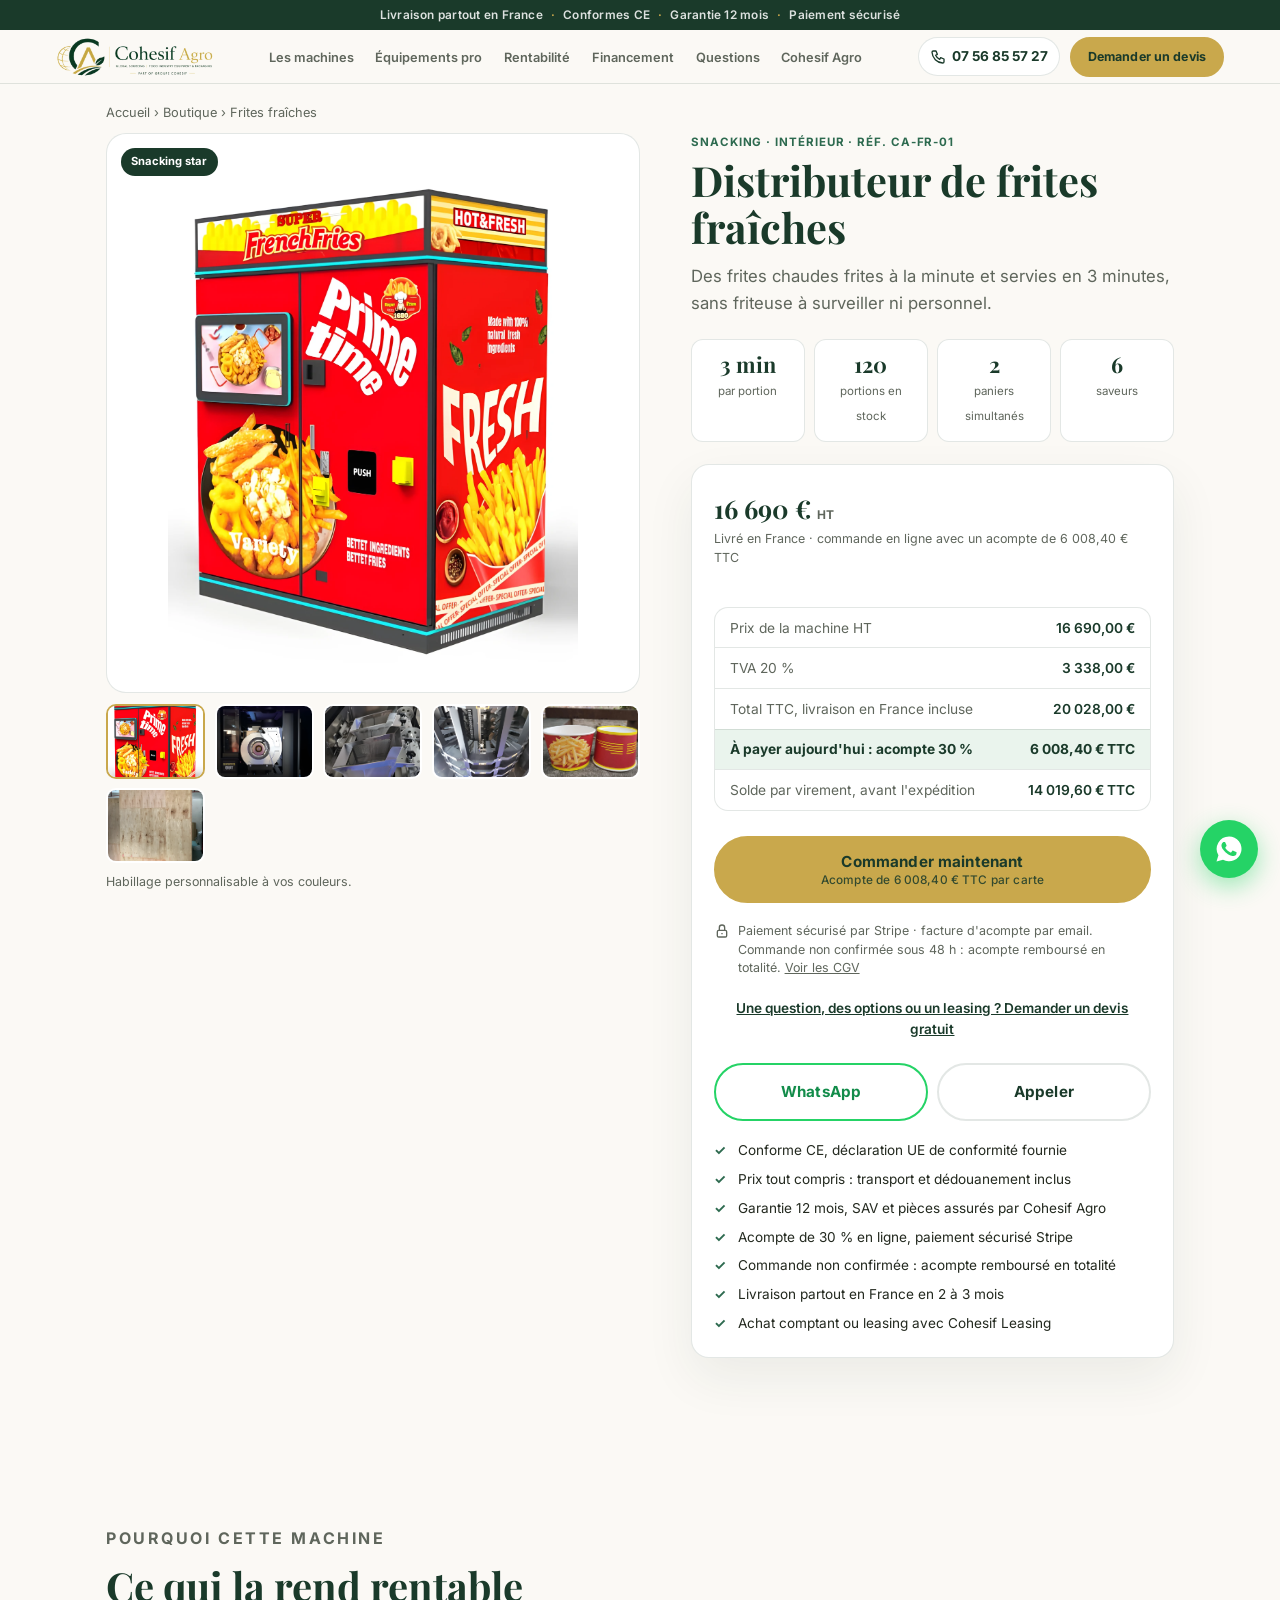
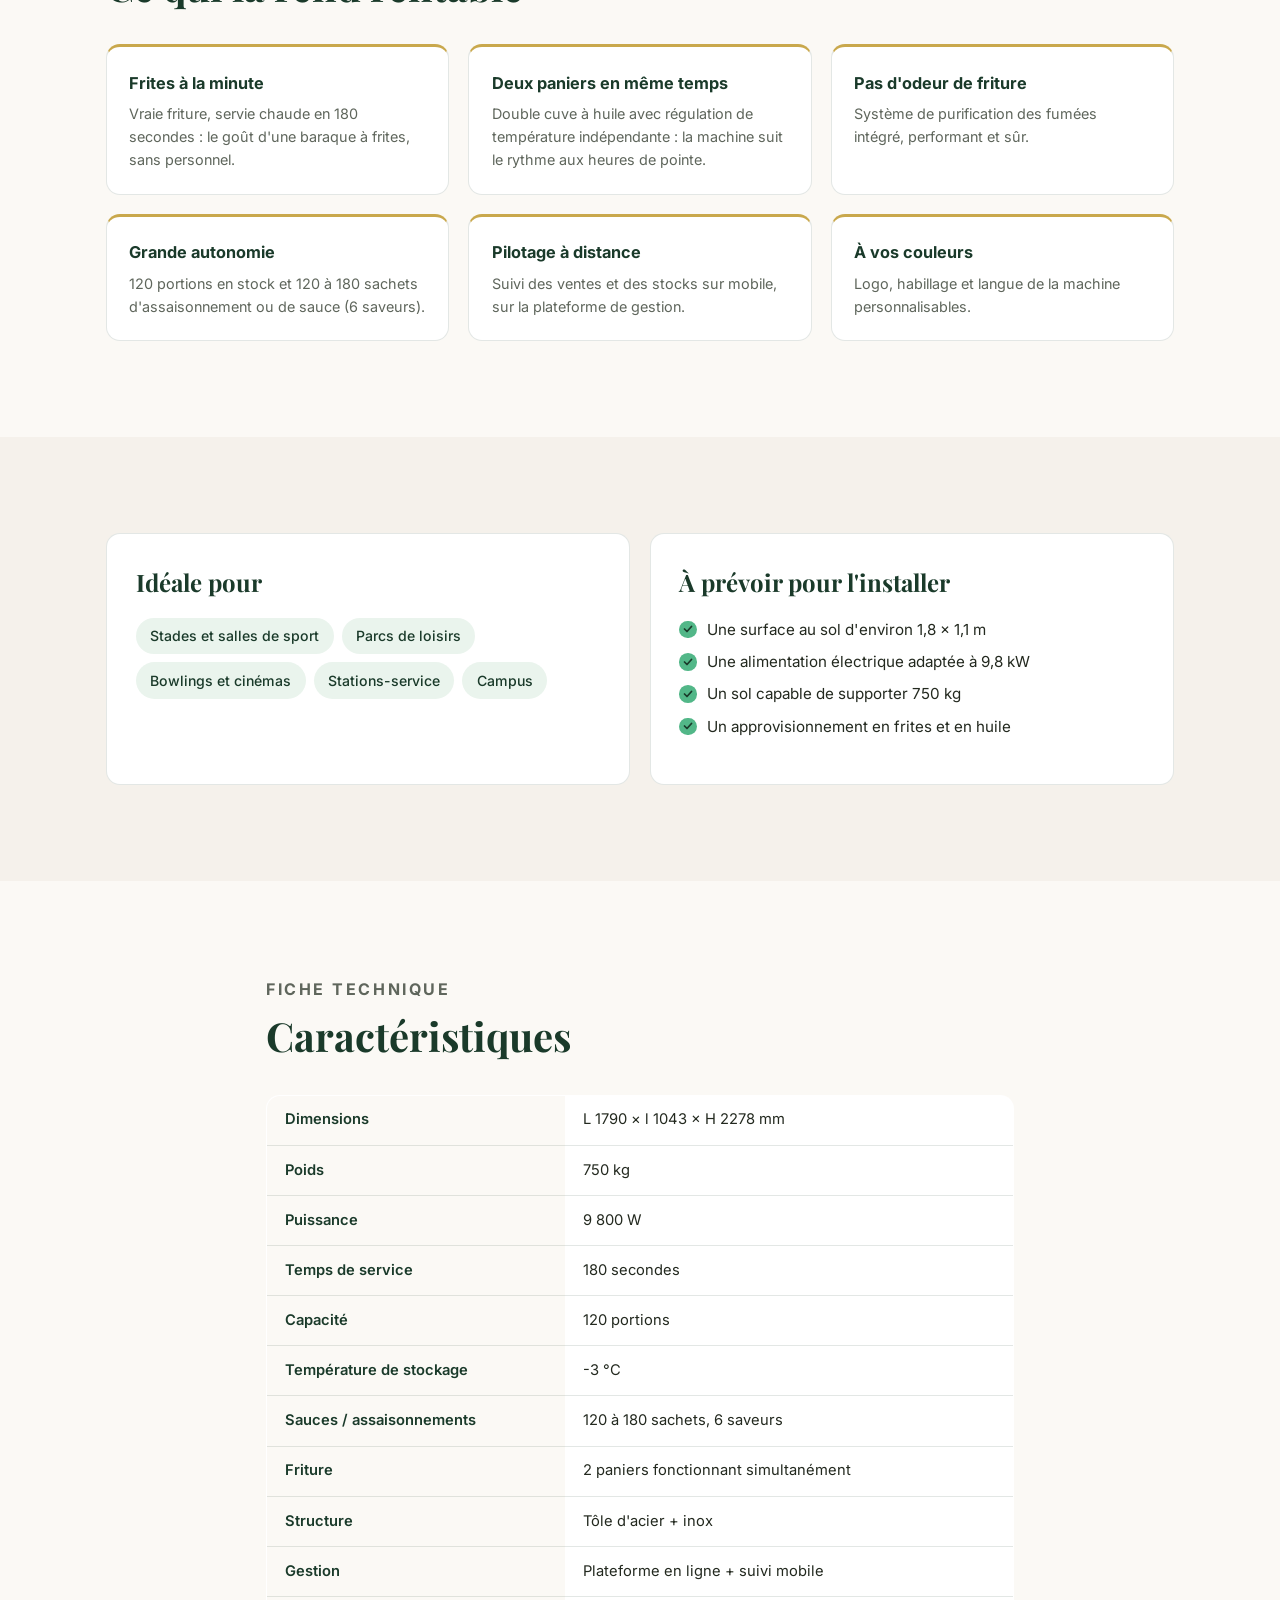
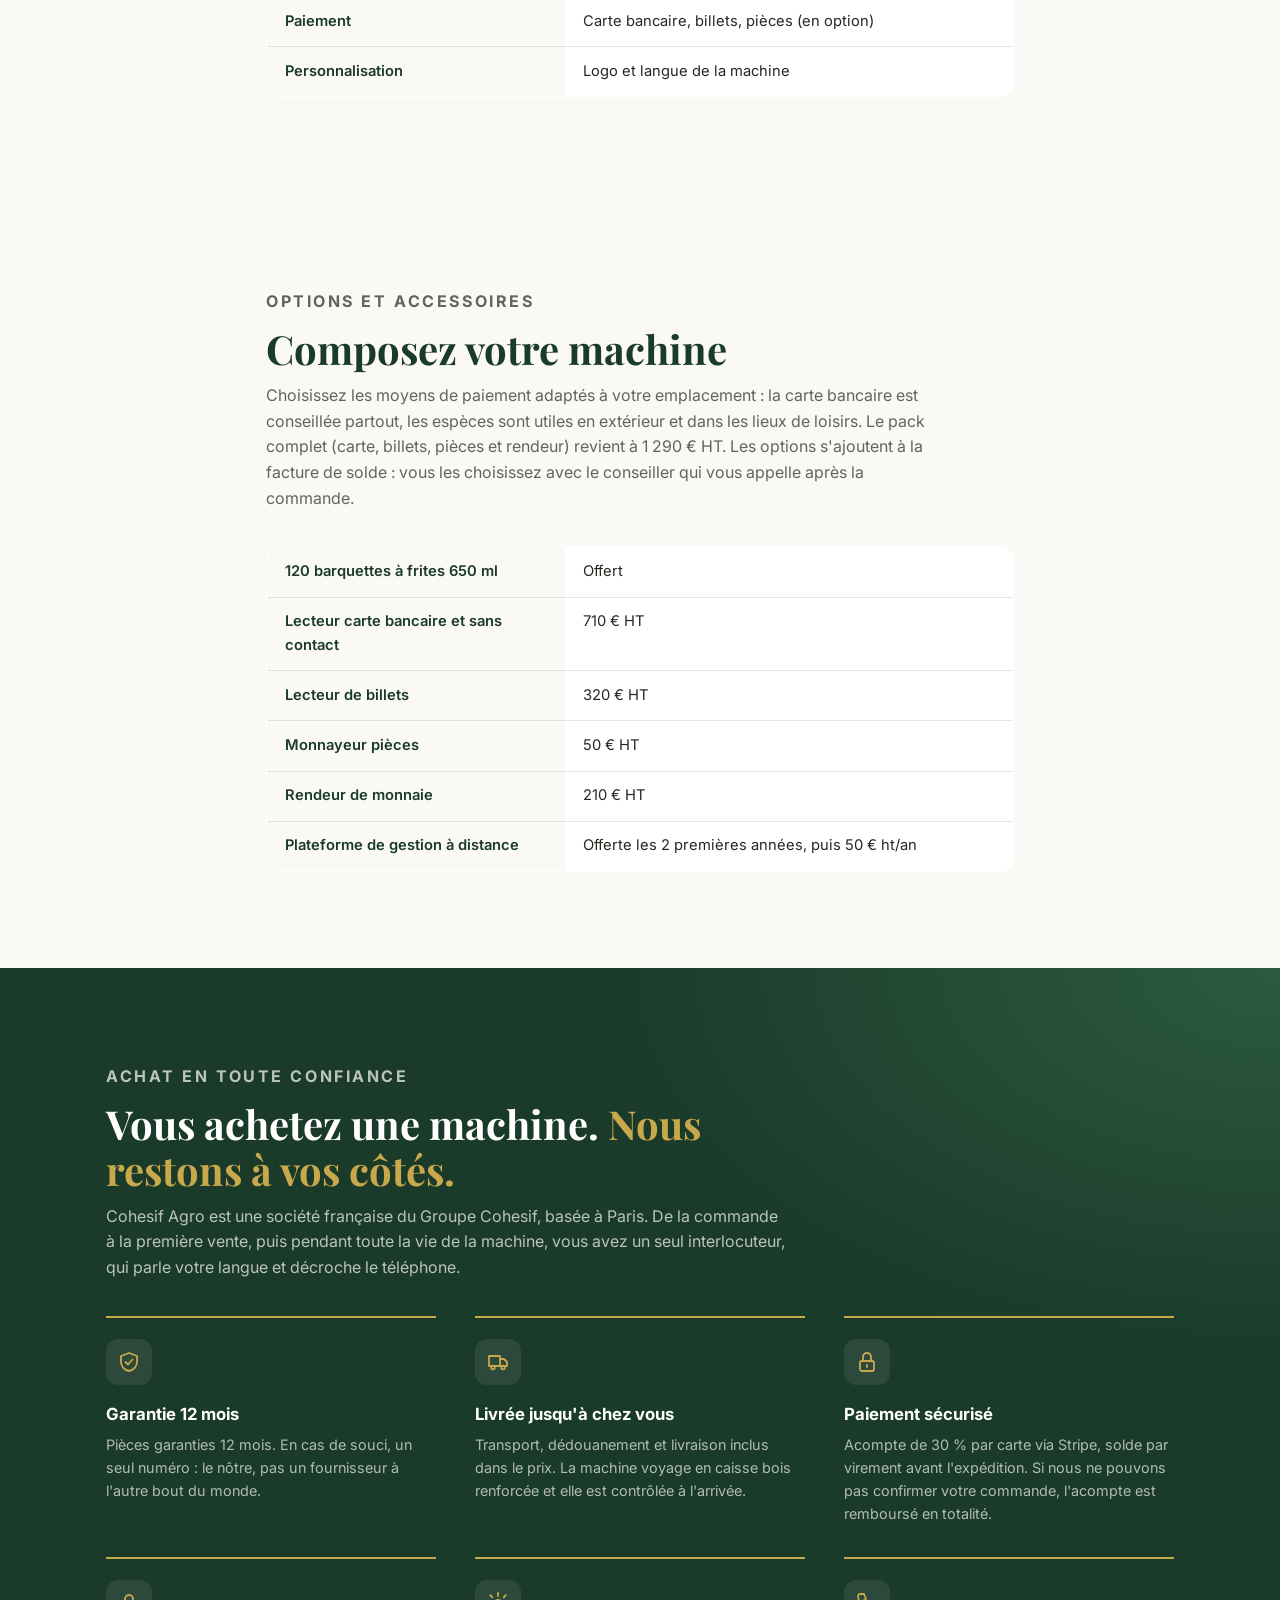
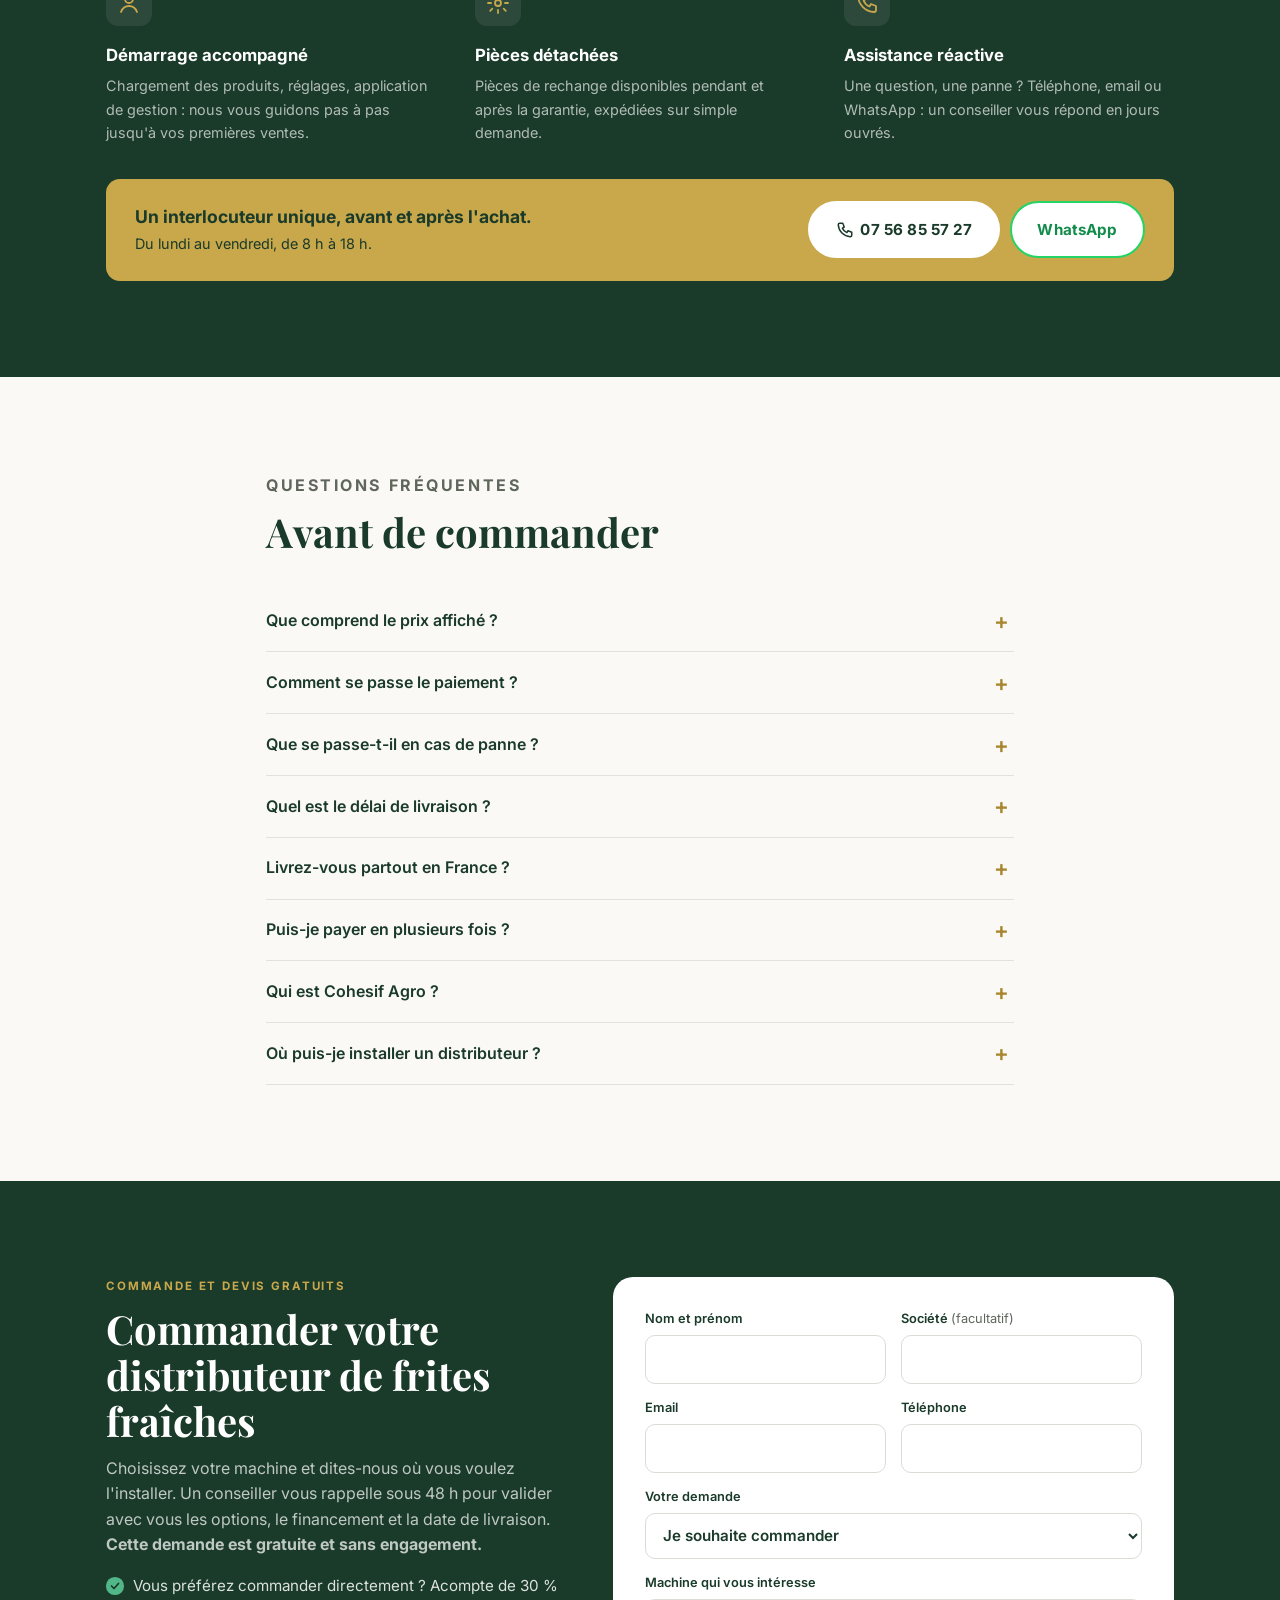
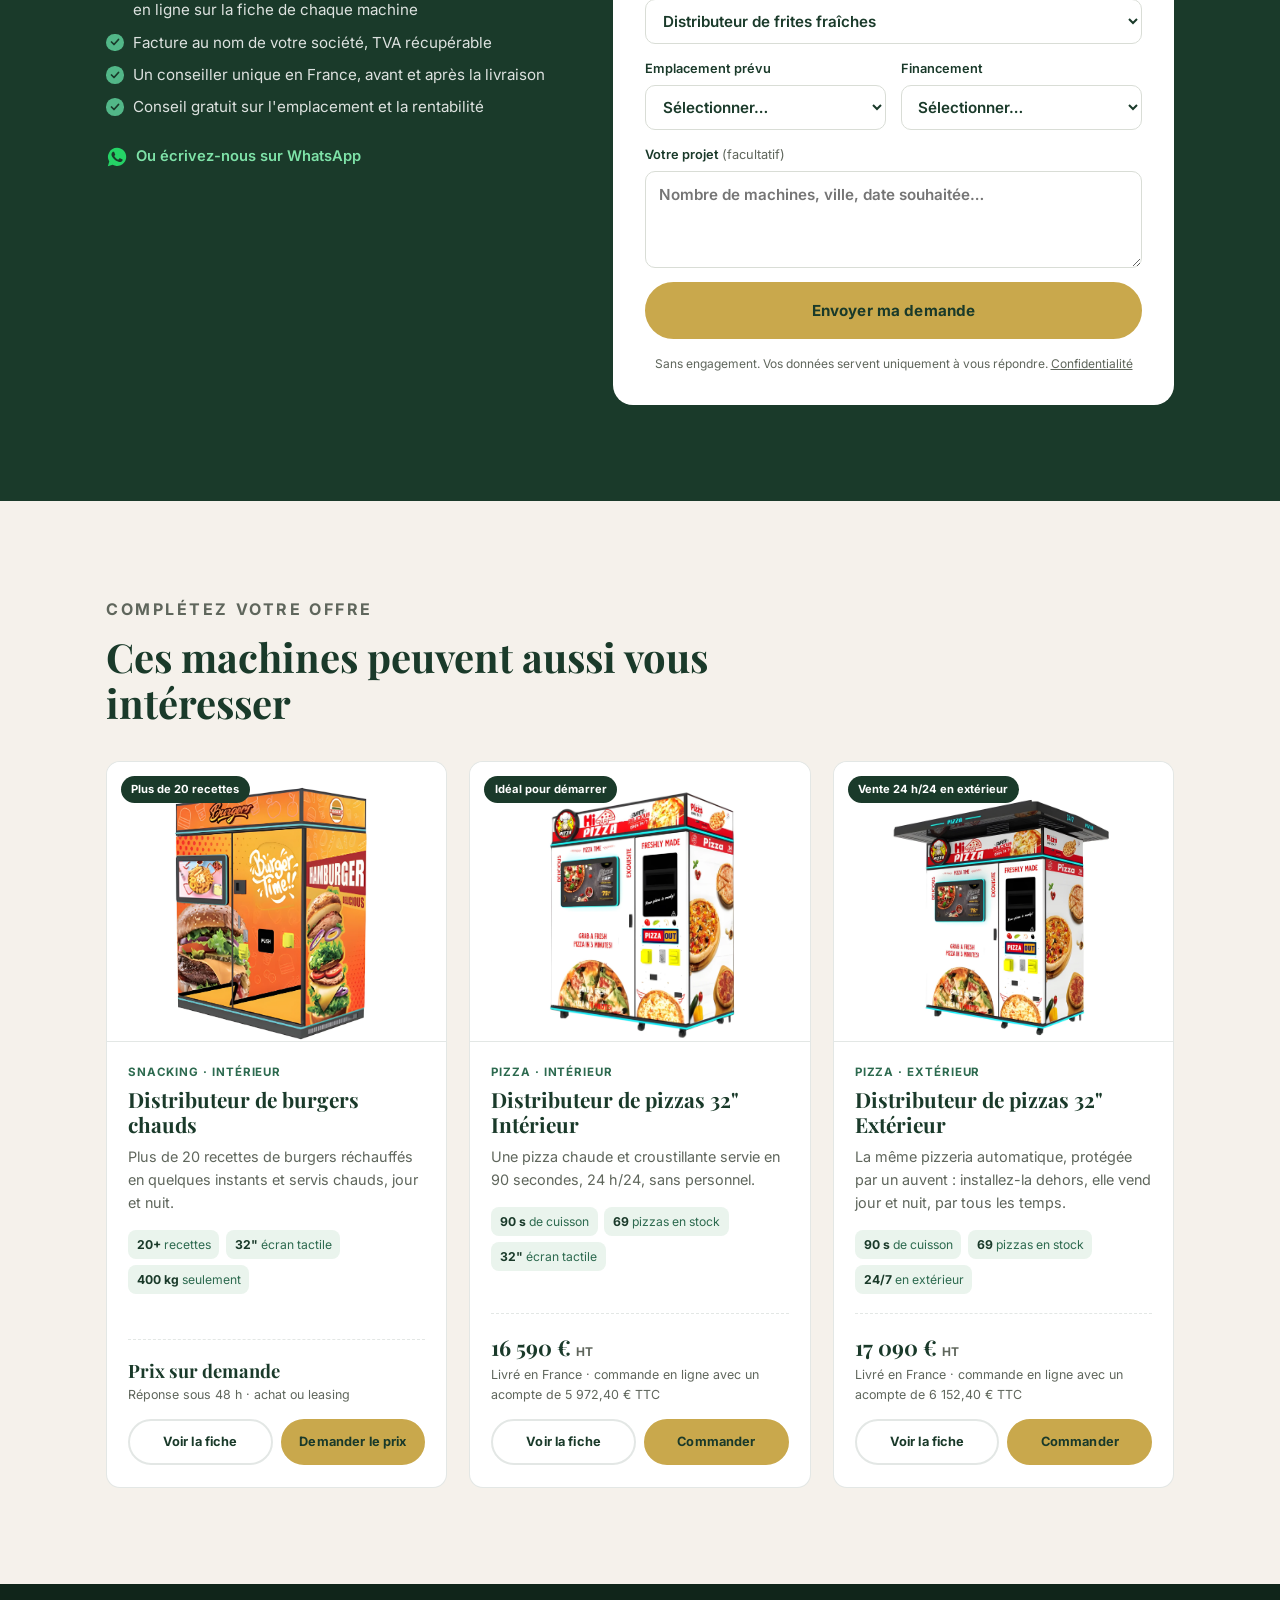
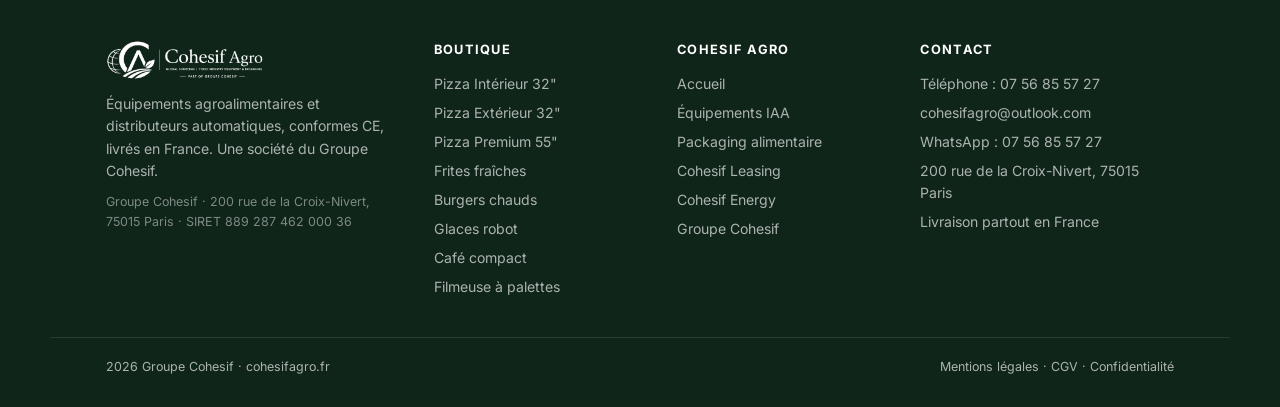
<file: boutique-distributeur-frites.html>
<!DOCTYPE html>
<html lang="fr">
<head>
<meta charset="UTF-8"/>
<meta name="viewport" content="width=device-width, initial-scale=1.0"/>
<title>Distributeur automatique de frites fraîches à vendre | Cohesif Agro</title>
<meta name="description" content="Des frites chaudes frites à la minute et servies en 3 minutes, sans friteuse à surveiller ni personnel. 16 690 € HT livré en France, transport et douane inclus. Conforme CE, garantie 12 mois, achat ou leasing."/>
<meta name="robots" content="index, follow, max-snippet:-1, max-image-preview:large, max-video-preview:-1"/>
<meta name="author" content="Cohesif Agro - Groupe Cohesif"/>
<link rel="canonical" href="https://cohesifagro.fr/boutique-distributeur-frites.html"/>
<link rel="alternate" hreflang="fr-FR" href="https://cohesifagro.fr/boutique-distributeur-frites.html"/>
<link rel="alternate" hreflang="x-default" href="https://cohesifagro.fr/boutique-distributeur-frites.html"/>
<meta name="geo.region" content="FR"/>
<meta name="geo.placename" content="France"/>
<meta property="og:title" content="Distributeur automatique de frites fraîches à vendre | Cohesif Agro"/>
<meta property="og:description" content="Des frites chaudes frites à la minute et servies en 3 minutes, sans friteuse à surveiller ni personnel. 16 690 € HT livré en France, transport et douane inclus. Conforme CE, garantie 12 mois, achat ou leasing."/>
<meta property="og:url" content="https://cohesifagro.fr/boutique-distributeur-frites.html"/>
<meta property="og:type" content="website"/>
<meta property="og:locale" content="fr_FR"/>
<meta property="og:site_name" content="Cohesif Agro"/>
<meta property="og:image" content="https://cohesifagro.fr/img/boutique/frites.webp"/>
<meta property="og:image:alt" content="Distributeur de frites fraîches"/>
<meta name="twitter:card" content="summary_large_image"/>
<meta name="twitter:title" content="Distributeur automatique de frites fraîches à vendre | Cohesif Agro"/>
<meta name="twitter:description" content="Des frites chaudes frites à la minute et servies en 3 minutes, sans friteuse à surveiller ni personnel. 16 690 € HT livré en France, transport et douane inclus. Conforme CE, garantie 12 mois, achat ou leasing."/>
<meta name="twitter:image" content="https://cohesifagro.fr/img/boutique/frites.webp"/>
<meta name="theme-color" content="#1A3A2A"/>
<link rel="icon" href="favicon.svg?v=2" type="image/svg+xml"/>
<link rel="icon" type="image/png" sizes="32x32" href="img/brand/icon-32.png?v=2"/>
<link rel="apple-touch-icon" sizes="180x180" href="apple-touch-icon.png?v=2"/>
<link rel="manifest" href="site.webmanifest"/>
<link rel="preload" as="image" href="img/boutique/frites.webp" fetchpriority="high"/>
<link rel="preconnect" href="https://fonts.googleapis.com"/>
<link rel="preconnect" href="https://fonts.gstatic.com" crossorigin/>
<link href="https://fonts.googleapis.com/css2?family=Playfair+Display:wght@700;900&family=Inter:wght@300;400;500;600;700&display=swap" rel="stylesheet"/>
<link rel="stylesheet" href="boutique.css?v=ce3197e2"/>
<script type="application/ld+json">{"@context": "https://schema.org", "@graph": [{"@type": "Organization", "@id": "https://cohesifagro.fr/#organization", "name": "Cohesif Agro", "alternateName": "Cohésif Agro", "url": "https://cohesifagro.fr/", "logo": "https://cohesifagro.fr/img/brand/logo-cohesif-agro-512.png", "image": "https://cohesifagro.fr/img/brand/og-cohesif-agro.jpg", "email": "cohesifagro@outlook.com", "telephone": "+33756855727", "address": {"@type": "PostalAddress", "streetAddress": "200 rue de la Croix-Nivert", "addressLocality": "Paris", "postalCode": "75015", "addressRegion": "Île-de-France", "addressCountry": "FR"}, "areaServed": [{"@type": "Country", "name": "France"}, {"@type": "AdministrativeArea", "name": "Île-de-France"}, {"@type": "AdministrativeArea", "name": "Auvergne-Rhône-Alpes"}, {"@type": "AdministrativeArea", "name": "Provence-Alpes-Côte d'Azur"}, {"@type": "AdministrativeArea", "name": "Occitanie"}, {"@type": "AdministrativeArea", "name": "Nouvelle-Aquitaine"}, {"@type": "AdministrativeArea", "name": "Hauts-de-France"}, {"@type": "AdministrativeArea", "name": "Grand Est"}, {"@type": "AdministrativeArea", "name": "Pays de la Loire"}, {"@type": "AdministrativeArea", "name": "Bretagne"}, {"@type": "AdministrativeArea", "name": "Normandie"}, {"@type": "AdministrativeArea", "name": "Bourgogne-Franche-Comté"}, {"@type": "AdministrativeArea", "name": "Centre-Val de Loire"}, {"@type": "AdministrativeArea", "name": "Corse"}], "contactPoint": {"@type": "ContactPoint", "telephone": "+33756855727", "email": "cohesifagro@outlook.com", "contactType": "sales", "areaServed": "FR", "availableLanguage": ["French", "English"]}, "parentOrganization": {"@type": "Organization", "name": "Groupe Cohesif", "url": "https://www.groupecohesif.fr"}, "sameAs": ["https://www.linkedin.com/company/cohesifpartners/", "https://www.groupecohesif.fr"]}, {"@type": "Product", "name": "Distributeur de frites fraîches", "sku": "CA-FR-01", "description": "Des frites chaudes frites à la minute et servies en 3 minutes, sans friteuse à surveiller ni personnel.", "image": ["https://cohesifagro.fr/img/boutique/frites.webp", "https://cohesifagro.fr/img/boutique/frites-detail-1.webp", "https://cohesifagro.fr/img/boutique/frites-detail-2.webp", "https://cohesifagro.fr/img/boutique/frites-detail-3.webp", "https://cohesifagro.fr/img/boutique/frites-barquettes.webp", "https://cohesifagro.fr/img/boutique/caisse-bois.webp"], "category": "Distributeur automatique", "brand": {"@type": "Brand", "name": "Cohesif Agro"}, "url": "https://cohesifagro.fr/boutique-distributeur-frites.html", "mpn": "CA-FR-01", "audience": {"@type": "BusinessAudience", "audienceType": "Professionnels et entrepreneurs"}, "additionalProperty": [{"@type": "PropertyValue", "name": "Dimensions", "value": "L 1790 × l 1043 × H 2278 mm"}, {"@type": "PropertyValue", "name": "Poids", "value": "750 kg"}, {"@type": "PropertyValue", "name": "Puissance", "value": "9 800 W"}, {"@type": "PropertyValue", "name": "Temps de service", "value": "180 secondes"}, {"@type": "PropertyValue", "name": "Capacité", "value": "120 portions"}, {"@type": "PropertyValue", "name": "Température de stockage", "value": "-3 °C"}, {"@type": "PropertyValue", "name": "Sauces / assaisonnements", "value": "120 à 180 sachets, 6 saveurs"}, {"@type": "PropertyValue", "name": "Friture", "value": "2 paniers fonctionnant simultanément"}, {"@type": "PropertyValue", "name": "Structure", "value": "Tôle d'acier + inox"}, {"@type": "PropertyValue", "name": "Gestion", "value": "Plateforme en ligne + suivi mobile"}, {"@type": "PropertyValue", "name": "Paiement", "value": "Carte bancaire, billets, pièces (en option)"}, {"@type": "PropertyValue", "name": "Personnalisation", "value": "Logo et langue de la machine"}], "offers": {"@type": "Offer", "price": 16690, "priceCurrency": "EUR", "url": "https://cohesifagro.fr/boutique-distributeur-frites.html", "availability": "https://schema.org/PreOrder", "itemCondition": "https://schema.org/NewCondition", "priceSpecification": {"@type": "UnitPriceSpecification", "price": 16690, "priceCurrency": "EUR", "valueAddedTaxIncluded": false}, "shippingDetails": {"@type": "OfferShippingDetails", "shippingRate": {"@type": "MonetaryAmount", "value": 0, "currency": "EUR"}, "shippingDestination": {"@type": "DefinedRegion", "addressCountry": "FR"}}, "seller": {"@id": "https://cohesifagro.fr/#organization"}}}, {"@type": "BreadcrumbList", "itemListElement": [{"@type": "ListItem", "position": 1, "name": "Accueil", "item": "https://cohesifagro.fr/"}, {"@type": "ListItem", "position": 2, "name": "Boutique", "item": "https://cohesifagro.fr/boutique.html"}, {"@type": "ListItem", "position": 3, "name": "Distributeur de frites fraîches", "item": "https://cohesifagro.fr/boutique-distributeur-frites.html"}]}]}</script>
</head>
<body>
<div class="bq-top">
  <span>Livraison partout en France</span><span class="bq-top-sep">·</span><span>Conformes CE</span><span class="bq-top-sep">·</span><span>Garantie 12 mois</span><span class="bq-top-sep">·</span><span>Paiement sécurisé</span>
</div>
<nav class="bq-nav" aria-label="Navigation principale">
  <a href="index.html" class="bq-logo"><img src="img/boutique/logo-cohesif-agro-trim.webp" alt="Cohesif Agro" width="520" height="133"/></a>
  <ul class="bq-links">
    <li><a href="boutique.html#machines">Les machines</a></li>
    <li><a href="boutique.html#equipements">Équipements pro</a></li>
    <li><a href="boutique.html#rentabilite">Rentabilité</a></li>
    <li><a href="boutique.html#financement">Financement</a></li>
    <li><a href="boutique.html#faq">Questions</a></li>
    <li><a href="index.html">Cohesif Agro</a></li>
  </ul>
  <div class="bq-nav-r">
    <a href="tel:+33756855727" class="bq-call" aria-label="Appeler un conseiller au 07 56 85 57 27"><svg viewBox="0 0 24 24" aria-hidden="true"><path d="M5 3h4l2 5-2.5 1.5a11 11 0 0 0 6 6L16 13l5 2v4a2 2 0 0 1-2 2A17 17 0 0 1 3 5a2 2 0 0 1 2-2z"/></svg><span>07 56 85 57 27</span></a>
    <a href="#devis" class="bq-btn bq-btn-sm">Demander un devis</a>
    <button class="bq-burger" id="bqBurger" aria-label="Ouvrir le menu" aria-expanded="false"><span></span><span></span><span></span></button>
  </div>
</nav>
<div class="bq-mmenu" id="bqMenu">
  <a href="boutique.html#machines">Les machines</a>
  <a href="boutique.html#equipements">Équipements pro</a>
  <a href="boutique.html#rentabilite">Rentabilité</a>
  <a href="boutique.html#financement">Financement</a>
  <a href="boutique.html#faq">Questions</a>
  <a href="boutique.html#france">Livraison en France</a>
  <a href="index.html">Cohesif Agro</a>
  <a href="tel:+33756855727">Appeler un conseiller : 07 56 85 57 27</a>
  <a href="#devis" class="bq-btn">Demander un devis</a>
</div>

<main class="bq-fiche">
  <div class="bq-in">
    <nav class="bq-crumb" aria-label="Fil d'Ariane"><a href="index.html">Accueil</a> › <a href="boutique.html">Boutique</a> › <span>Frites fraîches</span></nav>
  </div>
  <section class="bq-in bq-prod">
    <div class="bq-gal">
      <div class="bq-gal-main"><span class="bq-badge">Snacking star</span><img src="img/boutique/frites.webp" alt="Distributeur de frites fraîches" id="bqMainImg"/></div>
      <div class="bq-thumbs"><button class="bq-thumb is-on" data-src="img/boutique/frites.webp" aria-label="Photo 1"><img src="img/boutique/frites.webp" alt="" loading="lazy"/></button><button class="bq-thumb" data-src="img/boutique/frites-detail-1.webp" aria-label="Photo 2"><img src="img/boutique/frites-detail-1.webp" alt="" loading="lazy"/></button><button class="bq-thumb" data-src="img/boutique/frites-detail-2.webp" aria-label="Photo 3"><img src="img/boutique/frites-detail-2.webp" alt="" loading="lazy"/></button><button class="bq-thumb" data-src="img/boutique/frites-detail-3.webp" aria-label="Photo 4"><img src="img/boutique/frites-detail-3.webp" alt="" loading="lazy"/></button><button class="bq-thumb" data-src="img/boutique/frites-barquettes.webp" aria-label="Photo 5"><img src="img/boutique/frites-barquettes.webp" alt="" loading="lazy"/></button><button class="bq-thumb" data-src="img/boutique/caisse-bois.webp" aria-label="Photo 6"><img src="img/boutique/caisse-bois.webp" alt="" loading="lazy"/></button></div>
      <p class="bq-gal-note">Habillage personnalisable à vos couleurs.</p>
    </div>
    <div class="bq-info">
      <p class="bq-card-cat">Snacking · Intérieur · Réf. CA-FR-01</p>
      <h1>Distributeur de frites fraîches</h1>
      
      <p class="bq-acc">Des frites chaudes frites à la minute et servies en 3 minutes, sans friteuse à surveiller ni personnel.</p>
      <div class="bq-kpis"><div><b>3 min</b><span>par portion</span></div><div><b>120</b><span>portions en stock</span></div><div><b>2</b><span>paniers simultanés</span></div><div><b>6</b><span>saveurs</span></div></div>
      <div class="bq-buy">
        <div class="bq-px bq-px-lg"><span class="px-val">16 690 € <small>HT</small></span><span class="px-sub">Livré en France · commande en ligne avec un acompte de 6 008,40 € TTC</span></div>
        <dl class="bq-acpt" id="commander">
          <div><dt>Prix de la machine HT</dt><dd>16 690,00 €</dd></div>
          <div><dt>TVA 20 %</dt><dd>3 338,00 €</dd></div>
          <div><dt>Total TTC, livraison en France incluse</dt><dd>20 028,00 €</dd></div>
          <div class="is-ac"><dt>À payer aujourd'hui : acompte 30 %</dt><dd>6 008,40 € TTC</dd></div>
          <div><dt>Solde par virement, avant l'expédition</dt><dd>14 019,60 € TTC</dd></div>
        </dl>
        <a href="https://buy.stripe.com/dRmfZj62K0lCdfi3IBaVa0O" class="bq-btn bq-btn-lg bq-btn-full bq-btn-buy" rel="noopener">Commander maintenant<small>Acompte de 6 008,40 € TTC par carte</small></a>
        <p class="bq-pay-note"><svg viewBox="0 0 24 24" aria-hidden="true"><rect x="5" y="11" width="14" height="10" rx="2"/><path d="M8 11V7a4 4 0 0 1 8 0v4M12 15v2"/></svg><span>Paiement sécurisé par Stripe · facture d'acompte par email. Commande non confirmée sous 48 h : acompte remboursé en totalité. <a href="cgv.html#vente-en-ligne">Voir les CGV</a></span></p>
        <a href="#devis" class="bq-link-devis">Une question, des options ou un leasing ? Demander un devis gratuit</a>
        <div class="bq-buy-2">
          <a href="https://wa.me/33756855727?text=Bonjour%2C%20je%20souhaite%20commander%20le%20%C2%AB%20Distributeur%20de%20frites%20fra%C3%AEches%20%C2%BB%20%2816%20690%20%E2%82%AC%20HT%29." class="bq-btn bq-btn-lg bq-btn-wa" target="_blank" rel="noopener">WhatsApp</a>
          <a href="tel:+33756855727" class="bq-btn bq-btn-lg bq-btn-ghost">Appeler</a>
        </div>
        <ul class="bq-reass"><li>Conforme CE, déclaration UE de conformité fournie</li><li>Prix tout compris : transport et dédouanement inclus</li><li>Garantie 12 mois, SAV et pièces assurés par Cohesif Agro</li><li>Acompte de 30 % en ligne, paiement sécurisé Stripe</li><li>Commande non confirmée : acompte remboursé en totalité</li><li>Livraison partout en France en 2 à 3 mois</li><li>Achat comptant ou leasing avec Cohesif Leasing</li></ul>
      </div>
    </div>
  </section>

  <section class="bq-sec">
    <div class="bq-in">
      <div class="bq-sec-head"><p class="bq-kicker">Pourquoi cette machine</p><h2>Ce qui la rend rentable</h2></div>
      <div class="bq-pts"><div class="bq-pt"><h3>Frites à la minute</h3><p>Vraie friture, servie chaude en 180 secondes : le goût d&#x27;une baraque à frites, sans personnel.</p></div><div class="bq-pt"><h3>Deux paniers en même temps</h3><p>Double cuve à huile avec régulation de température indépendante : la machine suit le rythme aux heures de pointe.</p></div><div class="bq-pt"><h3>Pas d&#x27;odeur de friture</h3><p>Système de purification des fumées intégré, performant et sûr.</p></div><div class="bq-pt"><h3>Grande autonomie</h3><p>120 portions en stock et 120 à 180 sachets d&#x27;assaisonnement ou de sauce (6 saveurs).</p></div><div class="bq-pt"><h3>Pilotage à distance</h3><p>Suivi des ventes et des stocks sur mobile, sur la plateforme de gestion.</p></div><div class="bq-pt"><h3>À vos couleurs</h3><p>Logo, habillage et langue de la machine personnalisables.</p></div></div>
    </div>
  </section>

  <section class="bq-sec bq-where">
    <div class="bq-in bq-where-grid">
      <div class="bq-where-card">
        <h2>Idéale pour</h2>
        <ul class="bq-tags"><li>Stades et salles de sport</li><li>Parcs de loisirs</li><li>Bowlings et cinémas</li><li>Stations-service</li><li>Campus</li></ul>
      </div>
      <div class="bq-where-card">
        <h2>À prévoir pour l'installer</h2>
        <ul class="bq-checks"><li>Une surface au sol d&#x27;environ 1,8 × 1,1 m</li><li>Une alimentation électrique adaptée à 9,8 kW</li><li>Un sol capable de supporter 750 kg</li><li>Un approvisionnement en frites et en huile</li></ul>
      </div>
    </div>
  </section>

  <section class="bq-sec">
    <div class="bq-in bq-spec-wrap">
      <div class="bq-sec-head"><p class="bq-kicker">Fiche technique</p><h2>Caractéristiques</h2></div>
      <table class="bq-specs"><tbody><tr><th>Dimensions</th><td>L 1790 × l 1043 × H 2278 mm</td></tr><tr><th>Poids</th><td>750 kg</td></tr><tr><th>Puissance</th><td>9 800 W</td></tr><tr><th>Temps de service</th><td>180 secondes</td></tr><tr><th>Capacité</th><td>120 portions</td></tr><tr><th>Température de stockage</th><td>-3 °C</td></tr><tr><th>Sauces / assaisonnements</th><td>120 à 180 sachets, 6 saveurs</td></tr><tr><th>Friture</th><td>2 paniers fonctionnant simultanément</td></tr><tr><th>Structure</th><td>Tôle d&#x27;acier + inox</td></tr><tr><th>Gestion</th><td>Plateforme en ligne + suivi mobile</td></tr><tr><th>Paiement</th><td>Carte bancaire, billets, pièces (en option)</td></tr><tr><th>Personnalisation</th><td>Logo et langue de la machine</td></tr></tbody></table>
    </div>
  </section>

  <section class="bq-sec">
    <div class="bq-in bq-spec-wrap">
      <div class="bq-sec-head"><p class="bq-kicker">Options et accessoires</p><h2>Composez votre machine</h2><p>Choisissez les moyens de paiement adaptés à votre emplacement : la carte bancaire est conseillée partout, les espèces sont utiles en extérieur et dans les lieux de loisirs. Le pack complet (carte, billets, pièces et rendeur) revient à 1 290 € HT. Les options s'ajoutent à la facture de solde : vous les choisissez avec le conseiller qui vous appelle après la commande.</p></div>
      <table class="bq-specs"><tbody><tr><th>120 barquettes à frites 650 ml</th><td>Offert</td></tr><tr><th>Lecteur carte bancaire et sans contact</th><td>710 € HT</td></tr><tr><th>Lecteur de billets</th><td>320 € HT</td></tr><tr><th>Monnayeur pièces</th><td>50 € HT</td></tr><tr><th>Rendeur de monnaie</th><td>210 € HT</td></tr><tr><th>Plateforme de gestion à distance</th><td>Offerte les 2 premières années, puis 50 € ht/an</td></tr></tbody></table>
    </div>
  </section><section class="bq-sec bq-sav" id="sav">
    <div class="bq-in">
      <div class="bq-sec-head">
        <p class="bq-kicker">Achat en toute confiance</p>
        <h2>Vous achetez une machine. <span class="bq-accent">Nous restons à vos côtés.</span></h2>
        <p>Cohesif Agro est une société française du Groupe Cohesif, basée à Paris. De la commande à la première vente, puis pendant toute la vie de la machine, vous avez un seul interlocuteur, qui parle votre langue et décroche le téléphone.</p>
      </div>
      <div class="bq-sav-grid"><div class="bq-sav-it"><span class="bq-ico"><svg viewBox="0 0 24 24" aria-hidden="true"><path d="M12 3l8 3v6c0 4.5-3.4 8.3-8 9-4.6-.7-8-4.5-8-9V6l8-3z"/><path d="M8.5 12l2.5 2.5 4.5-5"/></svg></span><h3>Garantie 12 mois</h3><p>Pièces garanties 12 mois. En cas de souci, un seul numéro : le nôtre, pas un fournisseur à l&#x27;autre bout du monde.</p></div><div class="bq-sav-it"><span class="bq-ico"><svg viewBox="0 0 24 24" aria-hidden="true"><path d="M3 6h11v10H3zM14 9h4l3 3v4h-7"/><circle cx="7" cy="17.5" r="1.8"/><circle cx="17" cy="17.5" r="1.8"/></svg></span><h3>Livrée jusqu&#x27;à chez vous</h3><p>Transport, dédouanement et livraison inclus dans le prix. La machine voyage en caisse bois renforcée et elle est contrôlée à l&#x27;arrivée.</p></div><div class="bq-sav-it"><span class="bq-ico"><svg viewBox="0 0 24 24" aria-hidden="true"><rect x="5" y="11" width="14" height="10" rx="2"/><path d="M8 11V7a4 4 0 0 1 8 0v4M12 15v2"/></svg></span><h3>Paiement sécurisé</h3><p>Acompte de 30 % par carte via Stripe, solde par virement avant l&#x27;expédition. Si nous ne pouvons pas confirmer votre commande, l&#x27;acompte est remboursé en totalité.</p></div><div class="bq-sav-it"><span class="bq-ico"><svg viewBox="0 0 24 24" aria-hidden="true"><circle cx="12" cy="8" r="4"/><path d="M4 21c1.5-4 4.5-6 8-6s6.5 2 8 6"/></svg></span><h3>Démarrage accompagné</h3><p>Chargement des produits, réglages, application de gestion : nous vous guidons pas à pas jusqu&#x27;à vos premières ventes.</p></div><div class="bq-sav-it"><span class="bq-ico"><svg viewBox="0 0 24 24" aria-hidden="true"><circle cx="12" cy="12" r="3"/><path d="M12 2v3M12 19v3M4.2 4.2l2.1 2.1M17.7 17.7l2.1 2.1M2 12h3M19 12h3M4.2 19.8l2.1-2.1M17.7 6.3l2.1-2.1"/></svg></span><h3>Pièces détachées</h3><p>Pièces de rechange disponibles pendant et après la garantie, expédiées sur simple demande.</p></div><div class="bq-sav-it"><span class="bq-ico"><svg viewBox="0 0 24 24" aria-hidden="true"><path d="M5 3h4l2 5-2.5 1.5a11 11 0 0 0 6 6L16 13l5 2v4a2 2 0 0 1-2 2A17 17 0 0 1 3 5a2 2 0 0 1 2-2z"/></svg></span><h3>Assistance réactive</h3><p>Une question, une panne ? Téléphone, email ou WhatsApp : un conseiller vous répond en jours ouvrés.</p></div></div>
      <div class="bq-sav-cta">
        <div><b>Un interlocuteur unique, avant et après l'achat.</b><span>Du lundi au vendredi, de 8 h à 18 h.</span></div>
        <div class="bq-sav-btns">
          <a href="tel:+33756855727" class="bq-btn bq-btn-lg bq-btn-light"><svg viewBox="0 0 24 24" aria-hidden="true"><path d="M5 3h4l2 5-2.5 1.5a11 11 0 0 0 6 6L16 13l5 2v4a2 2 0 0 1-2 2A17 17 0 0 1 3 5a2 2 0 0 1 2-2z"/></svg> 07 56 85 57 27</a>
          <a href="https://wa.me/33756855727?text=Bonjour%2C%20j%27ai%20une%20question%20sur%20la%20%C2%AB%20Distributeur%20de%20frites%20fra%C3%AEches%20%C2%BB." class="bq-btn bq-btn-lg bq-btn-wa" target="_blank" rel="noopener">WhatsApp</a>
        </div>
      </div>
    </div>
  </section>

  

  <section class="bq-sec bq-faq">
    <div class="bq-in bq-faq-in">
      <div class="bq-sec-head"><p class="bq-kicker">Questions fréquentes</p><h2>Avant de commander</h2></div>
      <details class="bq-faq-it"><summary>Que comprend le prix affiché ?</summary><p>Les prix sont indiqués hors taxes, machine livrée chez vous en France : caisse de transport, fret, dédouanement et livraison compris. Le système de paiement (carte bancaire, billets, pièces) est en option, à choisir selon votre emplacement. Pour les machines sans prix affiché, nous vous envoyons un devis tout compris sous 48 h.</p></details><details class="bq-faq-it"><summary>Comment se passe le paiement ?</summary><p>Vous commandez en ligne en réglant un acompte de 30 % par carte bancaire, sur la plateforme sécurisée Stripe : nous n&#x27;avons jamais accès à votre numéro de carte. La facture d&#x27;acompte vous est envoyée automatiquement. Un conseiller vous appelle sous 48 h pour confirmer la commande et la date de livraison. Le solde est réglé par virement avant l&#x27;expédition. Si nous ne pouvons pas confirmer la commande, l&#x27;acompte est remboursé en totalité. Vous préférez un leasing ou parler d&#x27;abord à un conseiller ? Demandez un devis gratuit.</p></details><details class="bq-faq-it"><summary>Que se passe-t-il en cas de panne ?</summary><p>Vous appelez Cohesif Agro, votre interlocuteur en France. La machine est garantie 12 mois pièces : nous diagnostiquons la panne avec vous, souvent à distance grâce à la plateforme connectée, et nous vous envoyons la pièce de rechange. Après la garantie, les pièces détachées restent disponibles sur commande.</p></details><details class="bq-faq-it"><summary>Quel est le délai de livraison ?</summary><p>Pour un distributeur, comptez 2 à 3 mois entre la commande et la livraison sur site : environ 6 à 7 semaines de fabrication, puis le transport maritime et le dédouanement. Le planning précis figure dans votre devis.</p></details><details class="bq-faq-it"><summary>Livrez-vous partout en France ?</summary><p>Oui. Nous livrons et accompagnons nos clients partout en France : Paris et l&#x27;Île-de-France, Lyon, Marseille, Toulouse, Bordeaux, Lille, Nantes, Strasbourg, Nice, Montpellier, Rennes et toutes les autres villes. Le transport jusqu&#x27;à votre adresse est inclus dans le prix.</p></details><details class="bq-faq-it"><summary>Puis-je payer en plusieurs fois ?</summary><p>Oui. Avec Cohesif Leasing, la société de financement du Groupe Cohesif, vous payez une mensualité fixe et la machine commence à rapporter dès son installation. Indiquez « Leasing » dans votre demande.</p></details><details class="bq-faq-it"><summary>Qui est Cohesif Agro ?</summary><p>Cohesif Agro est une société française du Groupe Cohesif, basée au 200 rue de la Croix-Nivert à Paris (SIRET 889 287 462 000 36). Nous sélectionnons des équipements agroalimentaires et des distributeurs automatiques, et nous gérons pour vous l&#x27;importation, la conformité, la livraison et le service après-vente.</p></details><details class="bq-faq-it"><summary>Où puis-je installer un distributeur ?</summary><p>Dans tout lieu de passage : centre commercial, parking, station-service, entreprise, gare, campus, devant votre commerce… Sur un terrain privé, il suffit de l&#x27;accord du propriétaire. Sur la voie publique, une autorisation d&#x27;occupation doit être demandée à la mairie. Nous vous aidons à choisir la bonne machine selon l&#x27;emplacement.</p></details>
    </div>
  </section>

  <section class="bq-devis" id="devis">
  <div class="bq-in bq-devis-grid">
    <div class="bq-devis-txt">
      <p class="bq-kicker">Commande et devis gratuits</p>
      <h2>Commander votre distributeur de frites fraîches</h2>
      <p>Choisissez votre machine et dites-nous où vous voulez l'installer. Un conseiller vous rappelle sous 48 h pour valider avec vous les options, le financement et la date de livraison. <strong>Cette demande est gratuite et sans engagement.</strong></p>
      <ul class="bq-checks">
        <li>Vous préférez commander directement ? Acompte de 30 % en ligne sur la fiche de chaque machine</li>
        <li>Facture au nom de votre société, TVA récupérable</li>
        <li>Un conseiller unique en France, avant et après la livraison</li>
        <li>Conseil gratuit sur l'emplacement et la rentabilité</li>
      </ul>
      <a class="bq-wa-inline" href="https://wa.me/33756855727?text=Bonjour%2C%20je%20souhaite%20commander%20le%20%C2%AB%20Distributeur%20de%20frites%20fra%C3%AEches%20%C2%BB%20%2816%20690%20%E2%82%AC%20HT%29." target="_blank" rel="noopener">
        <svg viewBox="0 0 24 24" aria-hidden="true"><path d="M12.05 2a9.9 9.9 0 0 0-8.5 14.95L2 22l5.2-1.5A9.9 9.9 0 1 0 12.05 2zm5.8 14.1c-.25.7-1.45 1.33-2 1.4-.52.08-1.17.11-1.88-.12-.43-.13-.99-.32-1.7-.62-3-1.3-4.94-4.3-5.1-4.5-.14-.2-1.2-1.6-1.2-3.07s.76-2.18 1.04-2.48c.27-.3.6-.37.8-.37h.57c.18 0 .43-.07.67.5.25.6.84 2.06.92 2.2.07.15.12.33.02.52-.1.2-.15.32-.3.5-.14.17-.3.38-.44.52-.15.15-.3.3-.13.6.17.3.77 1.27 1.65 2.05 1.14 1.01 2.1 1.33 2.4 1.48.3.15.47.12.64-.07.18-.2.75-.87.94-1.17.2-.3.4-.25.67-.15.27.1 1.73.82 2.03.97.3.15.5.22.57.35.07.12.07.7-.18 1.4z"/></svg>
        Ou écrivez-nous sur WhatsApp
      </a>
    </div>
    <form class="bq-form" action="https://formspree.io/f/mzdnndna" method="POST" data-bq-form>
      <input type="hidden" name="_subject" value="Cohesif Agro · Commande / devis frites fraîches"/>
      <input type="hidden" name="source" value="Boutique Cohesif Agro"/>
      <input type="text" name="_gotcha" class="bq-hp" tabindex="-1" autocomplete="off" aria-hidden="true"/>
      <div class="bq-frow">
        <label>Nom et prénom<input type="text" name="nom" required autocomplete="name"/></label>
        <label>Société <span>(facultatif)</span><input type="text" name="societe" autocomplete="organization"/></label>
      </div>
      <div class="bq-frow">
        <label>Email<input type="email" name="email" required autocomplete="email"/></label>
        <label>Téléphone<input type="tel" name="telephone" required autocomplete="tel"/></label>
      </div>
      <label>Votre demande
        <select name="demande" required>
          <option>Je souhaite commander</option>
          <option>Je souhaite un devis</option>
          <option>J'ai une question avant de me décider</option>
        </select>
      </label>
      <label>Machine qui vous intéresse
        <select name="machine" required>
          <option value="">Choisir une machine…</option>
          <option value="Distributeur de pizzas 32&quot; Intérieur" data-slug="boutique-distributeur-pizza-interieur">Distributeur de pizzas 32&quot; Intérieur</option><option value="Distributeur de pizzas 32&quot; Extérieur" data-slug="boutique-distributeur-pizza-exterieur">Distributeur de pizzas 32&quot; Extérieur</option><option value="Distributeur de pizzas Premium 55&quot; Extérieur" data-slug="boutique-distributeur-pizza-premium-55">Distributeur de pizzas Premium 55&quot; Extérieur</option><option value="Distributeur de frites fraîches" data-slug="boutique-distributeur-frites" selected>Distributeur de frites fraîches</option><option value="Distributeur de burgers chauds" data-slug="boutique-distributeur-burgers">Distributeur de burgers chauds</option><option value="Distributeur de glaces à l&#x27;italienne avec robot" data-slug="boutique-distributeur-glaces-robot">Distributeur de glaces à l&#x27;italienne avec robot</option><option value="Distributeur de café compact" data-slug="boutique-distributeur-cafe-compact">Distributeur de café compact</option><option value="Filmeuse à palettes à plateau tournant Ø 1650" data-slug="boutique-filmeuse-palettes">Filmeuse à palettes à plateau tournant Ø 1650</option>
          <option value="Plusieurs machines / je ne sais pas encore">Plusieurs machines / je ne sais pas encore</option>
        </select>
      </label>
      <div class="bq-frow">
        <label>Emplacement prévu
          <select name="emplacement">
            <option value="">Sélectionner…</option>
            <option>Centre commercial / galerie</option>
            <option>Parking / station-service</option>
            <option>Entreprise / zone d'activité</option>
            <option>Gare, campus, hôpital</option>
            <option>Devant mon commerce</option>
            <option>Lieu de loisirs / tourisme</option>
            <option>Usine / entrepôt / atelier</option>
            <option>Pas encore trouvé</option>
          </select>
        </label>
        <label>Financement
          <select name="financement">
            <option value="">Sélectionner…</option>
            <option>Achat comptant</option>
            <option>Leasing (paiement mensuel)</option>
            <option>Je souhaite comparer les deux</option>
          </select>
        </label>
      </div>
      <label>Votre projet <span>(facultatif)</span><textarea name="message" rows="3" placeholder="Nombre de machines, ville, date souhaitée…"></textarea></label>
      <button type="submit" class="bq-btn bq-btn-lg">Envoyer ma demande</button>
      <p class="bq-form-note">Sans engagement. Vos données servent uniquement à vous répondre. <a href="politique-confidentialite.html">Confidentialité</a></p>
      <div class="bq-form-ok" role="status" hidden>
        <strong>Merci, votre demande est bien envoyée.</strong>
        <span>Un conseiller Cohesif Agro vous rappelle sous 48 h pour confirmer votre commande ou vous envoyer votre devis.</span>
      </div>
    </form>
  </div>
</section>


  <section class="bq-sec bq-alt">
    <div class="bq-in">
      <div class="bq-sec-head"><p class="bq-kicker">Complétez votre offre</p><h2>Ces machines peuvent aussi vous intéresser</h2></div>
      <div class="bq-grid bq-grid-3"><article class="bq-card" data-cat="snacking" data-lieu="interieur">
  <a href="boutique-distributeur-burgers.html" class="bq-card-img">
    <span class="bq-badge">Plus de 20 recettes</span>
    <img src="img/boutique/burger.webp" alt="Distributeur de burgers chauds" loading="lazy"/>
  </a>
  <div class="bq-card-body">
    <p class="bq-card-cat">Snacking · Intérieur</p>
    <h3><a href="boutique-distributeur-burgers.html">Distributeur de burgers chauds</a></h3>
    <p class="bq-card-acc">Plus de 20 recettes de burgers réchauffés en quelques instants et servis chauds, jour et nuit.</p>
    <ul class="bq-chips"><li><b>20+</b> recettes</li><li><b>32&quot;</b> écran tactile</li><li><b>400 kg</b> seulement</li></ul>
    <div class="bq-card-foot">
      <div class="bq-px"><span class="px-val px-dem">Prix sur demande</span><span class="px-sub">Réponse sous 48 h · achat ou leasing</span></div>
      <div class="bq-card-btns">
        <a href="boutique-distributeur-burgers.html" class="bq-btn bq-btn-ghost">Voir la fiche</a>
        <a href="#devis" class="bq-btn" data-machine="boutique-distributeur-burgers">Demander le prix</a>
      </div>
    </div>
  </div>
</article><article class="bq-card" data-cat="pizza" data-lieu="interieur">
  <a href="boutique-distributeur-pizza-interieur.html" class="bq-card-img">
    <span class="bq-badge">Idéal pour démarrer</span>
    <img src="img/boutique/pizza-interieur.webp" alt="Distributeur de pizzas 32&quot; Intérieur" loading="lazy"/>
  </a>
  <div class="bq-card-body">
    <p class="bq-card-cat">Pizza · Intérieur</p>
    <h3><a href="boutique-distributeur-pizza-interieur.html">Distributeur de pizzas 32&quot; Intérieur</a></h3>
    <p class="bq-card-acc">Une pizza chaude et croustillante servie en 90 secondes, 24 h/24, sans personnel.</p>
    <ul class="bq-chips"><li><b>90 s</b> de cuisson</li><li><b>69</b> pizzas en stock</li><li><b>32&quot;</b> écran tactile</li></ul>
    <div class="bq-card-foot">
      <div class="bq-px"><span class="px-val">16 590 € <small>HT</small></span><span class="px-sub">Livré en France · commande en ligne avec un acompte de 5 972,40 € TTC</span></div>
      <div class="bq-card-btns">
        <a href="boutique-distributeur-pizza-interieur.html" class="bq-btn bq-btn-ghost">Voir la fiche</a>
        <a href="boutique-distributeur-pizza-interieur.html#commander" class="bq-btn">Commander</a>
      </div>
    </div>
  </div>
</article><article class="bq-card" data-cat="pizza" data-lieu="exterieur">
  <a href="boutique-distributeur-pizza-exterieur.html" class="bq-card-img">
    <span class="bq-badge">Vente 24 h/24 en extérieur</span>
    <img src="img/boutique/pizza-exterieur.webp" alt="Distributeur de pizzas 32&quot; Extérieur" loading="lazy"/>
  </a>
  <div class="bq-card-body">
    <p class="bq-card-cat">Pizza · Extérieur</p>
    <h3><a href="boutique-distributeur-pizza-exterieur.html">Distributeur de pizzas 32&quot; Extérieur</a></h3>
    <p class="bq-card-acc">La même pizzeria automatique, protégée par un auvent : installez-la dehors, elle vend jour et nuit, par tous les temps.</p>
    <ul class="bq-chips"><li><b>90 s</b> de cuisson</li><li><b>69</b> pizzas en stock</li><li><b>24/7</b> en extérieur</li></ul>
    <div class="bq-card-foot">
      <div class="bq-px"><span class="px-val">17 090 € <small>HT</small></span><span class="px-sub">Livré en France · commande en ligne avec un acompte de 6 152,40 € TTC</span></div>
      <div class="bq-card-btns">
        <a href="boutique-distributeur-pizza-exterieur.html" class="bq-btn bq-btn-ghost">Voir la fiche</a>
        <a href="boutique-distributeur-pizza-exterieur.html#commander" class="bq-btn">Commander</a>
      </div>
    </div>
  </div>
</article></div>
    </div>
  </section>
</main>
<div class="bq-sticky">
  <div><b>Frites fraîches</b><span>16 690 € HT</span></div>
  <a href="tel:+33756855727" class="bq-btn bq-btn-ghost bq-sticky-call" aria-label="Appeler un conseiller"><svg viewBox="0 0 24 24" aria-hidden="true"><path d="M5 3h4l2 5-2.5 1.5a11 11 0 0 0 6 6L16 13l5 2v4a2 2 0 0 1-2 2A17 17 0 0 1 3 5a2 2 0 0 1 2-2z"/></svg></a>
  <a href="https://buy.stripe.com/dRmfZj62K0lCdfi3IBaVa0O" class="bq-btn" rel="noopener">Commander</a>
</div>
<footer class="bq-foot">
  <div class="bq-in bq-foot-grid">
    <div>
      <img src="img/boutique/logo-cohesif-agro-trim.webp" alt="Cohesif Agro" width="520" height="133" class="bq-foot-logo"/>
      <p>Équipements agroalimentaires et distributeurs automatiques, conformes CE, livrés en France. Une société du Groupe Cohesif.</p>
      <p class="bq-foot-id">Groupe Cohesif · 200 rue de la Croix-Nivert, 75015 Paris · SIRET 889 287 462 000 36</p>
    </div>
    <div>
      <h4>Boutique</h4>
      <a href="boutique-distributeur-pizza-interieur.html">Pizza Intérieur 32&quot;</a><a href="boutique-distributeur-pizza-exterieur.html">Pizza Extérieur 32&quot;</a><a href="boutique-distributeur-pizza-premium-55.html">Pizza Premium 55&quot;</a><a href="boutique-distributeur-frites.html">Frites fraîches</a><a href="boutique-distributeur-burgers.html">Burgers chauds</a><a href="boutique-distributeur-glaces-robot.html">Glaces robot</a><a href="boutique-distributeur-cafe-compact.html">Café compact</a><a href="boutique-filmeuse-palettes.html">Filmeuse à palettes</a>
    </div>
    <div>
      <h4>Cohesif Agro</h4>
      <a href="index.html">Accueil</a>
      <a href="index.html#equipements">Équipements IAA</a>
      <a href="index.html#offres">Packaging alimentaire</a>
      <a href="https://www.cohesifleasing.fr" target="_blank" rel="noopener">Cohesif Leasing</a>
      <a href="https://www.cohesifenergy.fr" target="_blank" rel="noopener">Cohesif Energy</a>
      <a href="https://www.groupecohesif.fr" target="_blank" rel="noopener">Groupe Cohesif</a>
    </div>
    <div>
      <h4>Contact</h4>
      <a href="tel:+33756855727">Téléphone : 07 56 85 57 27</a>
      <a href="mailto:cohesifagro@outlook.com">cohesifagro@outlook.com</a>
      <a href="https://wa.me/33756855727?text=Bonjour%2C%20j%27ai%20une%20question%20sur%20vos%20distributeurs%20automatiques." target="_blank" rel="noopener">WhatsApp : 07 56 85 57 27</a>
      <span>200 rue de la Croix-Nivert, 75015 Paris</span>
      <a href="boutique.html#france">Livraison partout en France</a>
    </div>
  </div>
  <div class="bq-in bq-foot-bot">
    <span>2026 Groupe Cohesif · cohesifagro.fr</span>
    <span><a href="mentions-legales.html">Mentions légales</a> · <a href="cgv.html">CGV</a> · <a href="politique-confidentialite.html">Confidentialité</a></span>
  </div>
</footer>
<a href="https://wa.me/33756855727?text=Bonjour%2C%20je%20souhaite%20commander%20le%20%C2%AB%20Distributeur%20de%20frites%20fra%C3%AEches%20%C2%BB%20%2816%20690%20%E2%82%AC%20HT%29." class="bq-wa" target="_blank" rel="noopener" aria-label="Nous écrire sur WhatsApp">
  <svg viewBox="0 0 24 24" aria-hidden="true"><path d="M12.05 2a9.9 9.9 0 0 0-8.5 14.95L2 22l5.2-1.5A9.9 9.9 0 1 0 12.05 2zm5.8 14.1c-.25.7-1.45 1.33-2 1.4-.52.08-1.17.11-1.88-.12-.43-.13-.99-.32-1.7-.62-3-1.3-4.94-4.3-5.1-4.5-.14-.2-1.2-1.6-1.2-3.07s.76-2.18 1.04-2.48c.27-.3.6-.37.8-.37h.57c.18 0 .43-.07.67.5.25.6.84 2.06.92 2.2.07.15.12.33.02.52-.1.2-.15.32-.3.5-.14.17-.3.38-.44.52-.15.15-.3.3-.13.6.17.3.77 1.27 1.65 2.05 1.14 1.01 2.1 1.33 2.4 1.48.3.15.47.12.64-.07.18-.2.75-.87.94-1.17.2-.3.4-.25.67-.15.27.1 1.73.82 2.03.97.3.15.5.22.57.35.07.12.07.7-.18 1.4z"/></svg>
</a>
<script src="boutique.js?v=4763142d" defer></script>
</body>
</html>
</file>
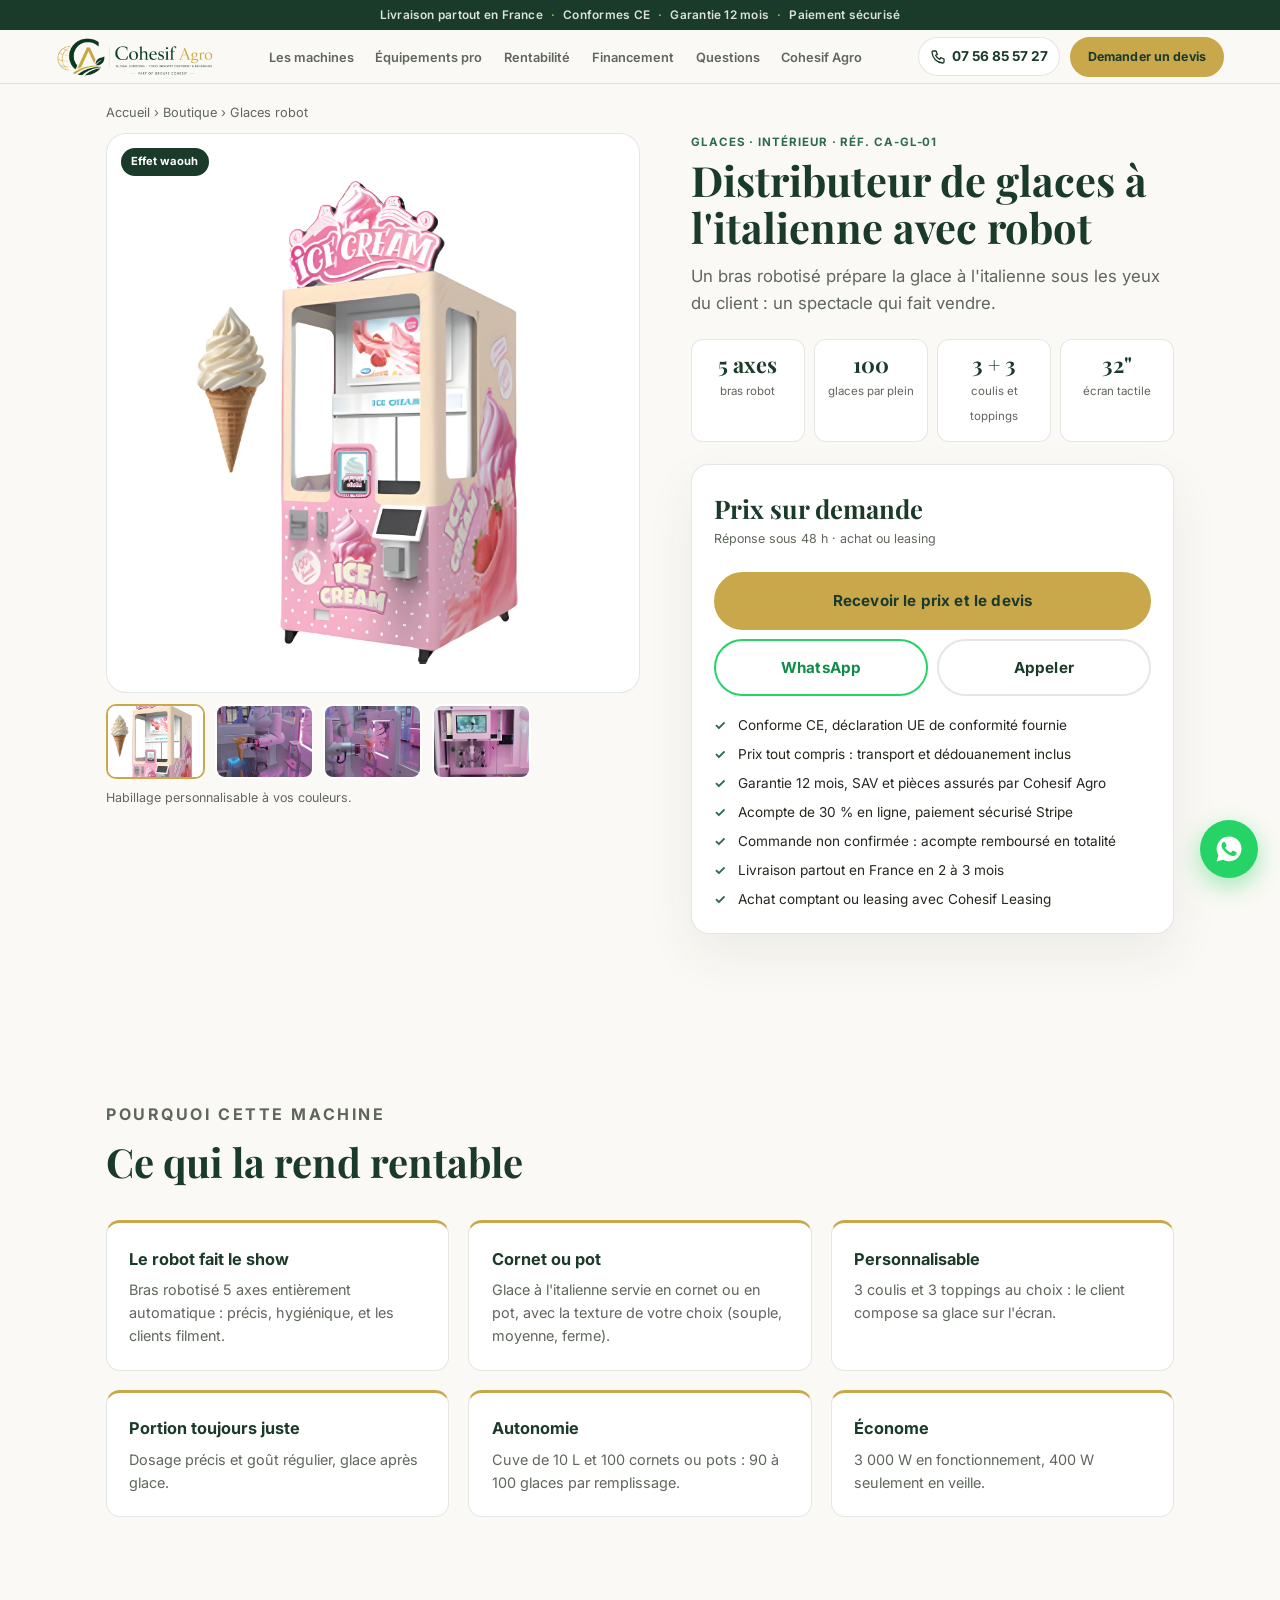
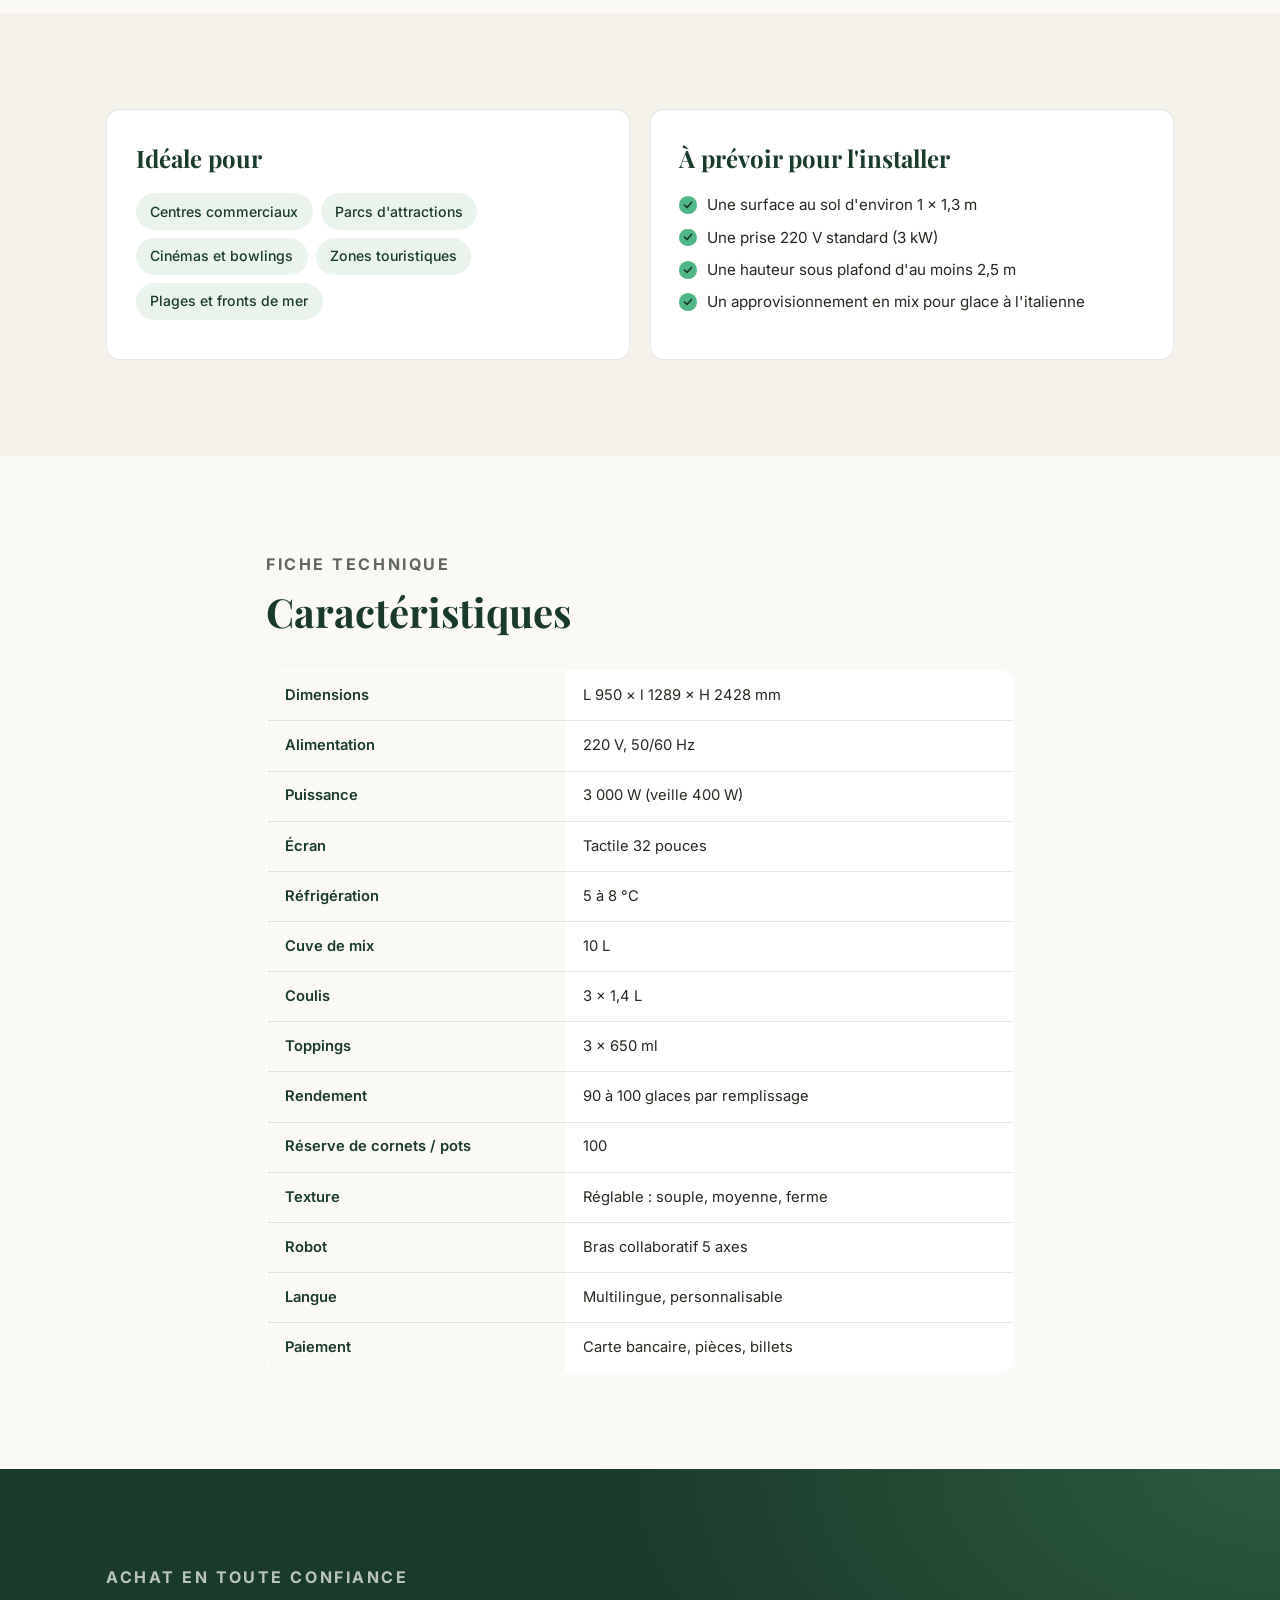
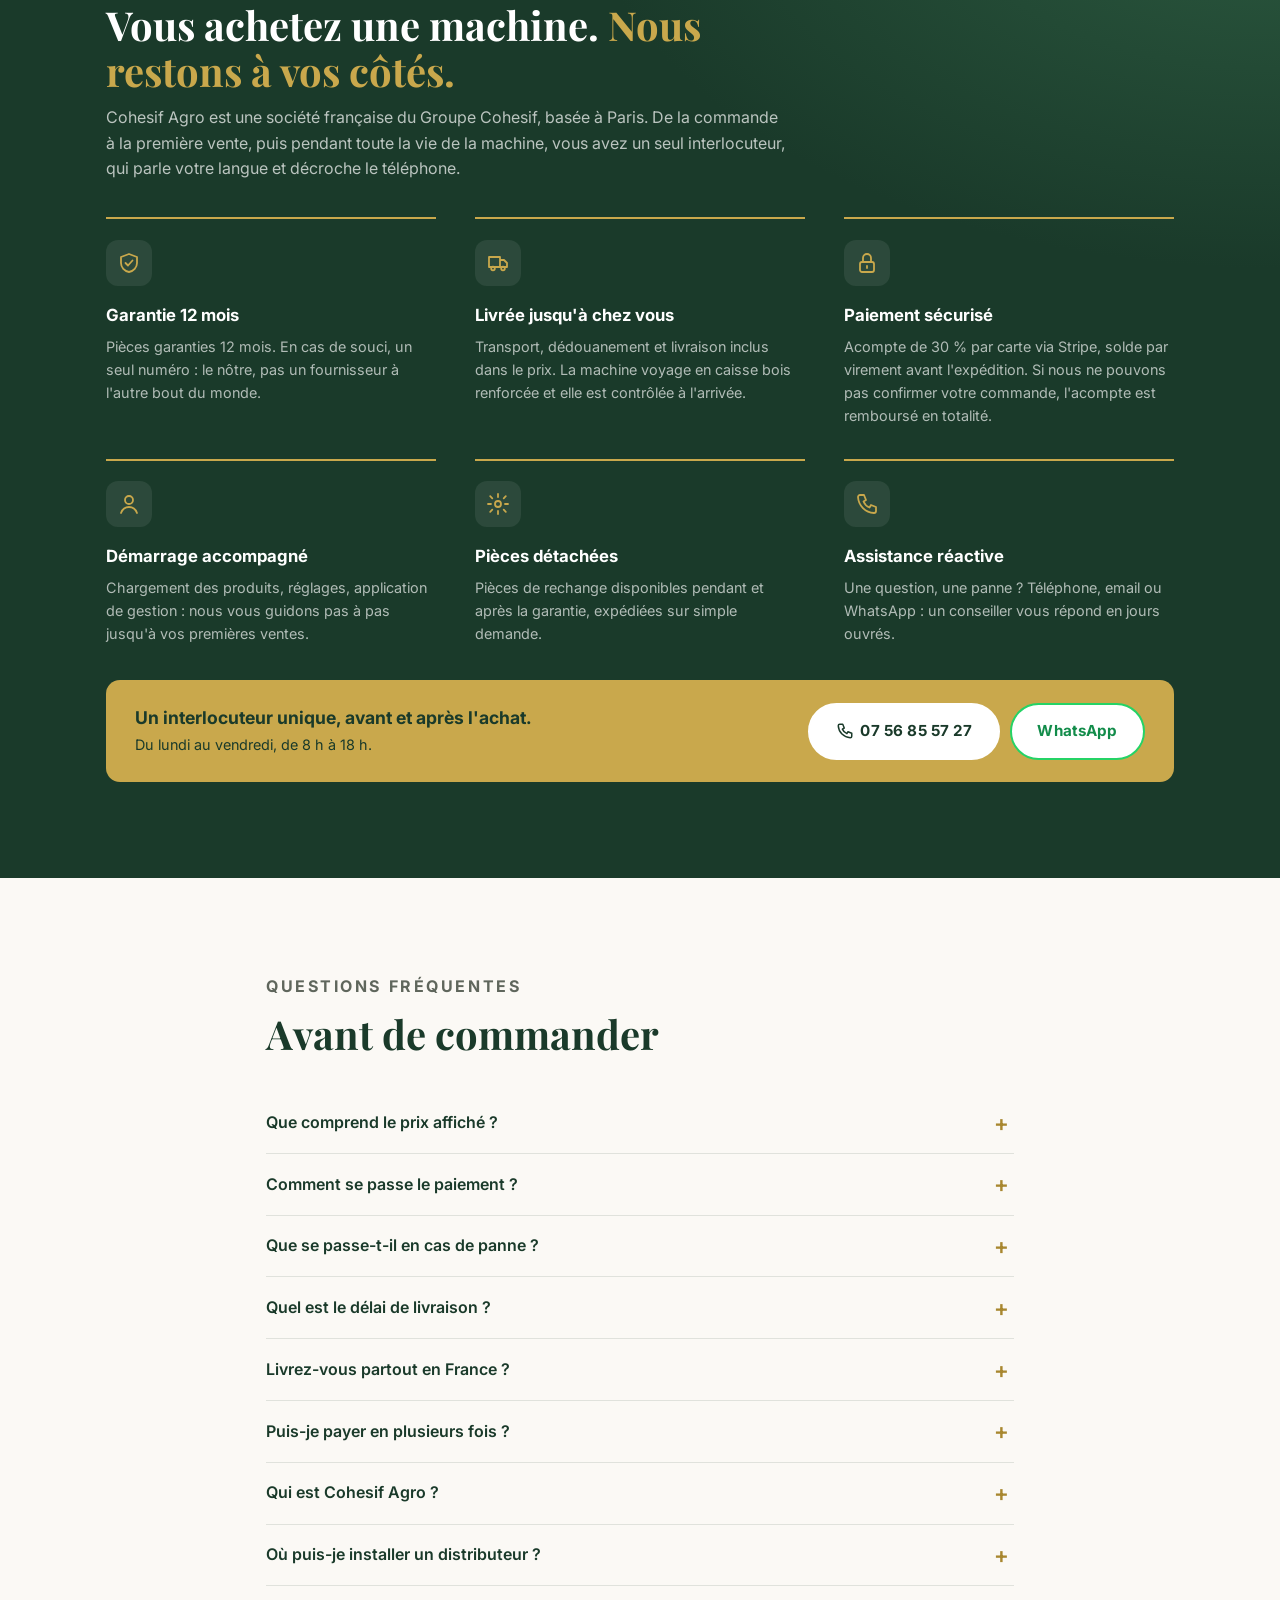
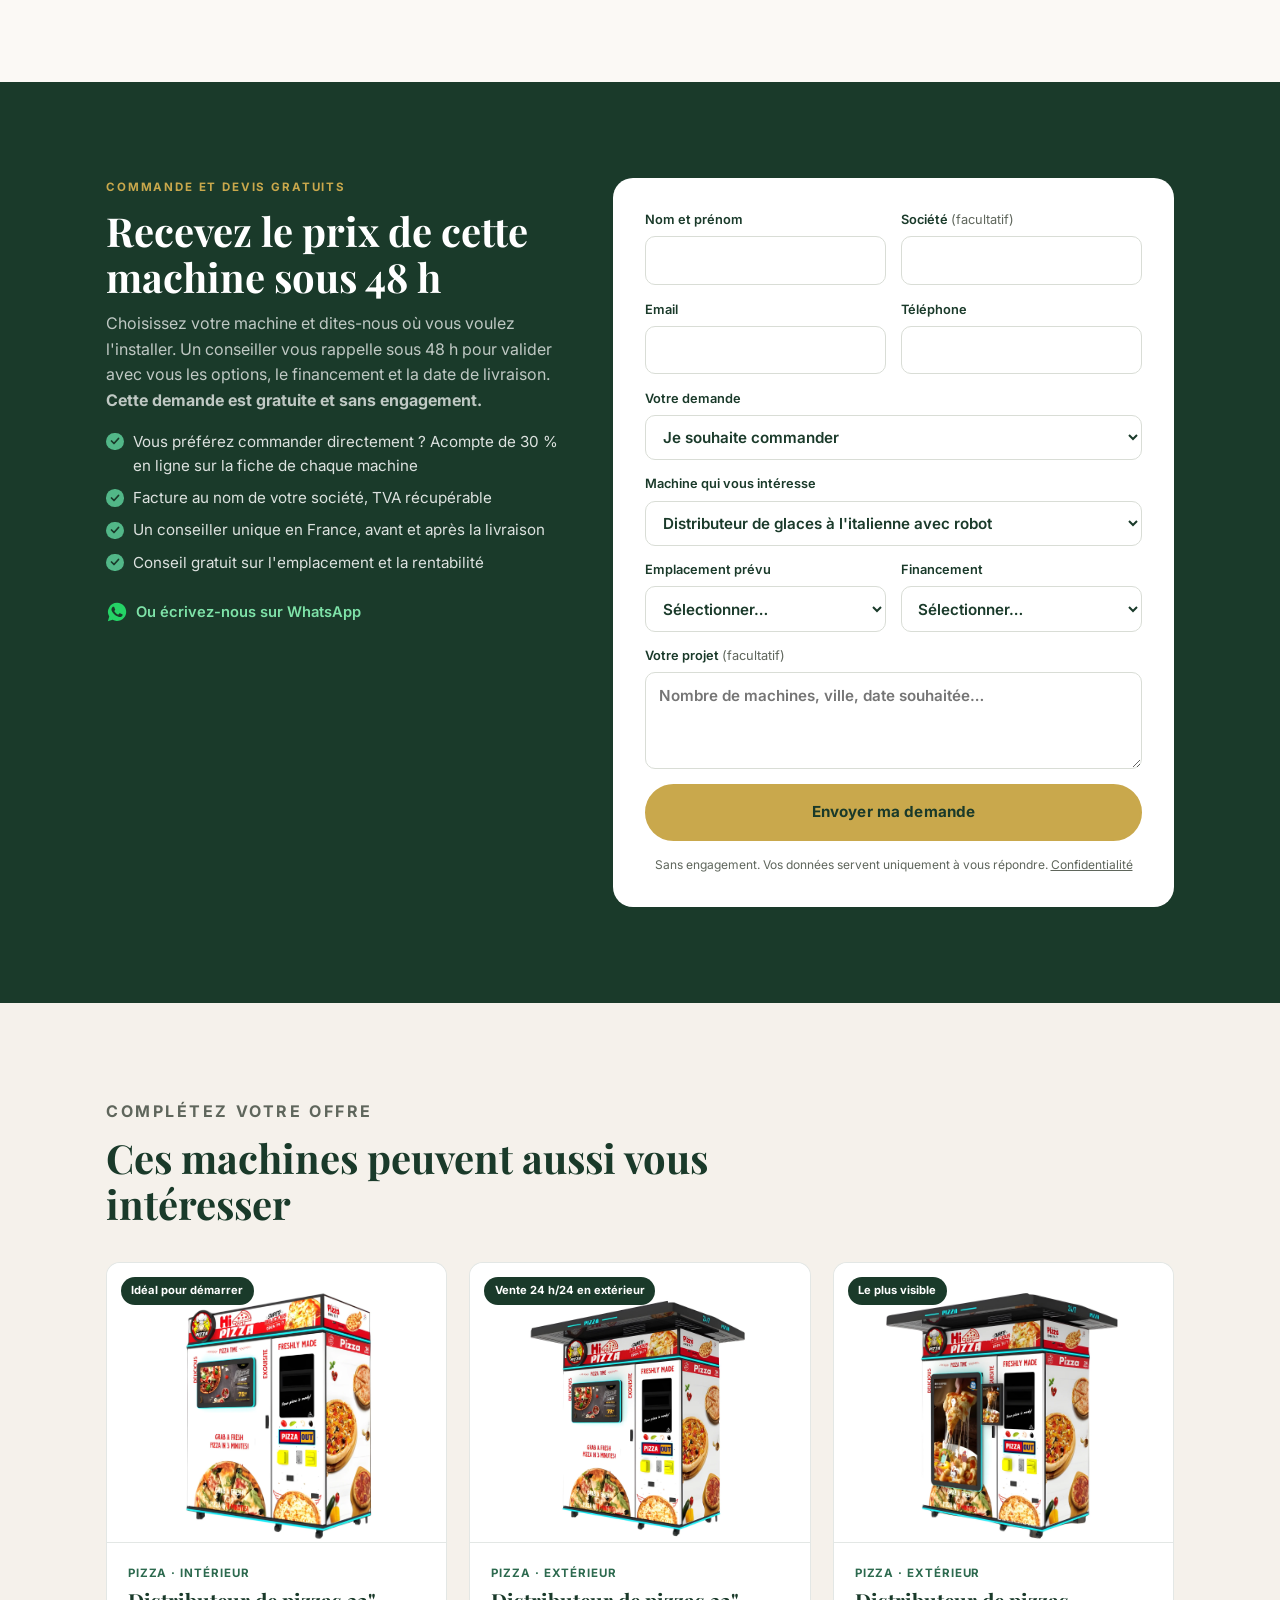
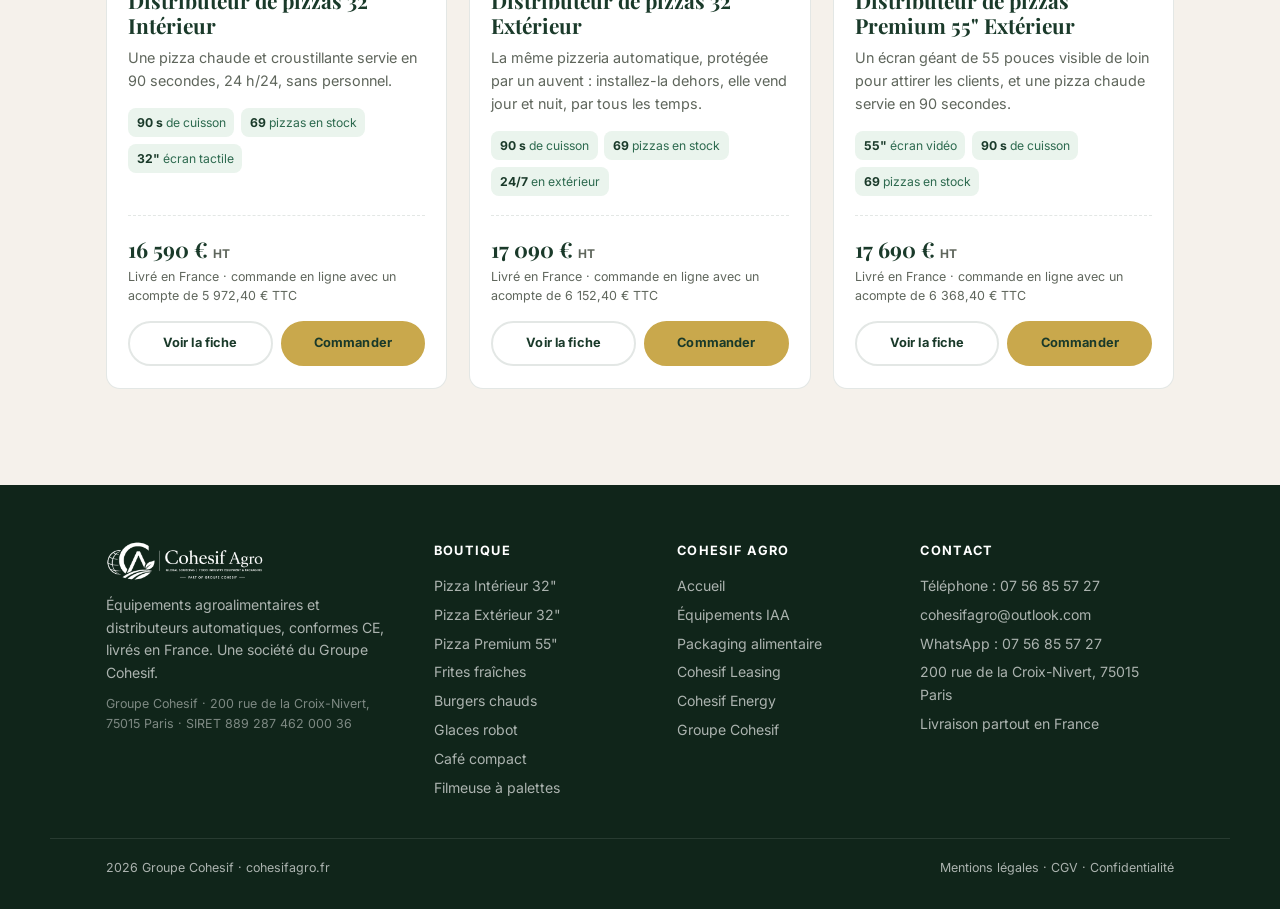
<file: boutique-distributeur-glaces-robot.html>
<!DOCTYPE html>
<html lang="fr">
<head>
<meta charset="UTF-8"/>
<meta name="viewport" content="width=device-width, initial-scale=1.0"/>
<title>Distributeur automatique de glaces italiennes avec robot | Cohesif Agro</title>
<meta name="description" content="Un bras robotisé prépare la glace à l&#x27;italienne sous les yeux du client : un spectacle qui fait vendre. Conforme CE, livré partout en France. Devis tout compris sous 48 h, achat ou leasing."/>
<meta name="robots" content="index, follow, max-snippet:-1, max-image-preview:large, max-video-preview:-1"/>
<meta name="author" content="Cohesif Agro - Groupe Cohesif"/>
<link rel="canonical" href="https://cohesifagro.fr/boutique-distributeur-glaces-robot.html"/>
<link rel="alternate" hreflang="fr-FR" href="https://cohesifagro.fr/boutique-distributeur-glaces-robot.html"/>
<link rel="alternate" hreflang="x-default" href="https://cohesifagro.fr/boutique-distributeur-glaces-robot.html"/>
<meta name="geo.region" content="FR"/>
<meta name="geo.placename" content="France"/>
<meta property="og:title" content="Distributeur automatique de glaces italiennes avec robot | Cohesif Agro"/>
<meta property="og:description" content="Un bras robotisé prépare la glace à l&#x27;italienne sous les yeux du client : un spectacle qui fait vendre. Conforme CE, livré partout en France. Devis tout compris sous 48 h, achat ou leasing."/>
<meta property="og:url" content="https://cohesifagro.fr/boutique-distributeur-glaces-robot.html"/>
<meta property="og:type" content="website"/>
<meta property="og:locale" content="fr_FR"/>
<meta property="og:site_name" content="Cohesif Agro"/>
<meta property="og:image" content="https://cohesifagro.fr/img/boutique/glace.webp"/>
<meta property="og:image:alt" content="Distributeur de glaces à l&#x27;italienne avec robot"/>
<meta name="twitter:card" content="summary_large_image"/>
<meta name="twitter:title" content="Distributeur automatique de glaces italiennes avec robot | Cohesif Agro"/>
<meta name="twitter:description" content="Un bras robotisé prépare la glace à l&#x27;italienne sous les yeux du client : un spectacle qui fait vendre. Conforme CE, livré partout en France. Devis tout compris sous 48 h, achat ou leasing."/>
<meta name="twitter:image" content="https://cohesifagro.fr/img/boutique/glace.webp"/>
<meta name="theme-color" content="#1A3A2A"/>
<link rel="icon" href="favicon.svg?v=2" type="image/svg+xml"/>
<link rel="icon" type="image/png" sizes="32x32" href="img/brand/icon-32.png?v=2"/>
<link rel="apple-touch-icon" sizes="180x180" href="apple-touch-icon.png?v=2"/>
<link rel="manifest" href="site.webmanifest"/>
<link rel="preload" as="image" href="img/boutique/glace.webp" fetchpriority="high"/>
<link rel="preconnect" href="https://fonts.googleapis.com"/>
<link rel="preconnect" href="https://fonts.gstatic.com" crossorigin/>
<link href="https://fonts.googleapis.com/css2?family=Playfair+Display:wght@700;900&family=Inter:wght@300;400;500;600;700&display=swap" rel="stylesheet"/>
<link rel="stylesheet" href="boutique.css?v=ce3197e2"/>
<script type="application/ld+json">{"@context": "https://schema.org", "@graph": [{"@type": "Organization", "@id": "https://cohesifagro.fr/#organization", "name": "Cohesif Agro", "alternateName": "Cohésif Agro", "url": "https://cohesifagro.fr/", "logo": "https://cohesifagro.fr/img/brand/logo-cohesif-agro-512.png", "image": "https://cohesifagro.fr/img/brand/og-cohesif-agro.jpg", "email": "cohesifagro@outlook.com", "telephone": "+33756855727", "address": {"@type": "PostalAddress", "streetAddress": "200 rue de la Croix-Nivert", "addressLocality": "Paris", "postalCode": "75015", "addressRegion": "Île-de-France", "addressCountry": "FR"}, "areaServed": [{"@type": "Country", "name": "France"}, {"@type": "AdministrativeArea", "name": "Île-de-France"}, {"@type": "AdministrativeArea", "name": "Auvergne-Rhône-Alpes"}, {"@type": "AdministrativeArea", "name": "Provence-Alpes-Côte d'Azur"}, {"@type": "AdministrativeArea", "name": "Occitanie"}, {"@type": "AdministrativeArea", "name": "Nouvelle-Aquitaine"}, {"@type": "AdministrativeArea", "name": "Hauts-de-France"}, {"@type": "AdministrativeArea", "name": "Grand Est"}, {"@type": "AdministrativeArea", "name": "Pays de la Loire"}, {"@type": "AdministrativeArea", "name": "Bretagne"}, {"@type": "AdministrativeArea", "name": "Normandie"}, {"@type": "AdministrativeArea", "name": "Bourgogne-Franche-Comté"}, {"@type": "AdministrativeArea", "name": "Centre-Val de Loire"}, {"@type": "AdministrativeArea", "name": "Corse"}], "contactPoint": {"@type": "ContactPoint", "telephone": "+33756855727", "email": "cohesifagro@outlook.com", "contactType": "sales", "areaServed": "FR", "availableLanguage": ["French", "English"]}, "parentOrganization": {"@type": "Organization", "name": "Groupe Cohesif", "url": "https://www.groupecohesif.fr"}, "sameAs": ["https://www.linkedin.com/company/cohesifpartners/", "https://www.groupecohesif.fr"]}, {"@type": "Product", "name": "Distributeur de glaces à l'italienne avec robot", "sku": "CA-GL-01", "description": "Un bras robotisé prépare la glace à l'italienne sous les yeux du client : un spectacle qui fait vendre.", "image": ["https://cohesifagro.fr/img/boutique/glace.webp", "https://cohesifagro.fr/img/boutique/glace-detail-1.webp", "https://cohesifagro.fr/img/boutique/glace-detail-2.webp", "https://cohesifagro.fr/img/boutique/glace-detail-3.webp"], "category": "Distributeur automatique", "brand": {"@type": "Brand", "name": "Cohesif Agro"}, "url": "https://cohesifagro.fr/boutique-distributeur-glaces-robot.html", "mpn": "CA-GL-01", "audience": {"@type": "BusinessAudience", "audienceType": "Professionnels et entrepreneurs"}, "additionalProperty": [{"@type": "PropertyValue", "name": "Dimensions", "value": "L 950 × l 1289 × H 2428 mm"}, {"@type": "PropertyValue", "name": "Alimentation", "value": "220 V, 50/60 Hz"}, {"@type": "PropertyValue", "name": "Puissance", "value": "3 000 W (veille 400 W)"}, {"@type": "PropertyValue", "name": "Écran", "value": "Tactile 32 pouces"}, {"@type": "PropertyValue", "name": "Réfrigération", "value": "5 à 8 °C"}, {"@type": "PropertyValue", "name": "Cuve de mix", "value": "10 L"}, {"@type": "PropertyValue", "name": "Coulis", "value": "3 × 1,4 L"}, {"@type": "PropertyValue", "name": "Toppings", "value": "3 × 650 ml"}, {"@type": "PropertyValue", "name": "Rendement", "value": "90 à 100 glaces par remplissage"}, {"@type": "PropertyValue", "name": "Réserve de cornets / pots", "value": "100"}, {"@type": "PropertyValue", "name": "Texture", "value": "Réglable : souple, moyenne, ferme"}, {"@type": "PropertyValue", "name": "Robot", "value": "Bras collaboratif 5 axes"}, {"@type": "PropertyValue", "name": "Langue", "value": "Multilingue, personnalisable"}, {"@type": "PropertyValue", "name": "Paiement", "value": "Carte bancaire, pièces, billets"}]}, {"@type": "BreadcrumbList", "itemListElement": [{"@type": "ListItem", "position": 1, "name": "Accueil", "item": "https://cohesifagro.fr/"}, {"@type": "ListItem", "position": 2, "name": "Boutique", "item": "https://cohesifagro.fr/boutique.html"}, {"@type": "ListItem", "position": 3, "name": "Distributeur de glaces à l'italienne avec robot", "item": "https://cohesifagro.fr/boutique-distributeur-glaces-robot.html"}]}]}</script>
</head>
<body>
<div class="bq-top">
  <span>Livraison partout en France</span><span class="bq-top-sep">·</span><span>Conformes CE</span><span class="bq-top-sep">·</span><span>Garantie 12 mois</span><span class="bq-top-sep">·</span><span>Paiement sécurisé</span>
</div>
<nav class="bq-nav" aria-label="Navigation principale">
  <a href="index.html" class="bq-logo"><img src="img/boutique/logo-cohesif-agro-trim.webp" alt="Cohesif Agro" width="520" height="133"/></a>
  <ul class="bq-links">
    <li><a href="boutique.html#machines">Les machines</a></li>
    <li><a href="boutique.html#equipements">Équipements pro</a></li>
    <li><a href="boutique.html#rentabilite">Rentabilité</a></li>
    <li><a href="boutique.html#financement">Financement</a></li>
    <li><a href="boutique.html#faq">Questions</a></li>
    <li><a href="index.html">Cohesif Agro</a></li>
  </ul>
  <div class="bq-nav-r">
    <a href="tel:+33756855727" class="bq-call" aria-label="Appeler un conseiller au 07 56 85 57 27"><svg viewBox="0 0 24 24" aria-hidden="true"><path d="M5 3h4l2 5-2.5 1.5a11 11 0 0 0 6 6L16 13l5 2v4a2 2 0 0 1-2 2A17 17 0 0 1 3 5a2 2 0 0 1 2-2z"/></svg><span>07 56 85 57 27</span></a>
    <a href="#devis" class="bq-btn bq-btn-sm">Demander un devis</a>
    <button class="bq-burger" id="bqBurger" aria-label="Ouvrir le menu" aria-expanded="false"><span></span><span></span><span></span></button>
  </div>
</nav>
<div class="bq-mmenu" id="bqMenu">
  <a href="boutique.html#machines">Les machines</a>
  <a href="boutique.html#equipements">Équipements pro</a>
  <a href="boutique.html#rentabilite">Rentabilité</a>
  <a href="boutique.html#financement">Financement</a>
  <a href="boutique.html#faq">Questions</a>
  <a href="boutique.html#france">Livraison en France</a>
  <a href="index.html">Cohesif Agro</a>
  <a href="tel:+33756855727">Appeler un conseiller : 07 56 85 57 27</a>
  <a href="#devis" class="bq-btn">Demander un devis</a>
</div>

<main class="bq-fiche">
  <div class="bq-in">
    <nav class="bq-crumb" aria-label="Fil d'Ariane"><a href="index.html">Accueil</a> › <a href="boutique.html">Boutique</a> › <span>Glaces robot</span></nav>
  </div>
  <section class="bq-in bq-prod">
    <div class="bq-gal">
      <div class="bq-gal-main"><span class="bq-badge">Effet waouh</span><img src="img/boutique/glace.webp" alt="Distributeur de glaces à l&#x27;italienne avec robot" id="bqMainImg"/></div>
      <div class="bq-thumbs"><button class="bq-thumb is-on" data-src="img/boutique/glace.webp" aria-label="Photo 1"><img src="img/boutique/glace.webp" alt="" loading="lazy"/></button><button class="bq-thumb" data-src="img/boutique/glace-detail-1.webp" aria-label="Photo 2"><img src="img/boutique/glace-detail-1.webp" alt="" loading="lazy"/></button><button class="bq-thumb" data-src="img/boutique/glace-detail-2.webp" aria-label="Photo 3"><img src="img/boutique/glace-detail-2.webp" alt="" loading="lazy"/></button><button class="bq-thumb" data-src="img/boutique/glace-detail-3.webp" aria-label="Photo 4"><img src="img/boutique/glace-detail-3.webp" alt="" loading="lazy"/></button></div>
      <p class="bq-gal-note">Habillage personnalisable à vos couleurs.</p>
    </div>
    <div class="bq-info">
      <p class="bq-card-cat">Glaces · Intérieur · Réf. CA-GL-01</p>
      <h1>Distributeur de glaces à l&#x27;italienne avec robot</h1>
      
      <p class="bq-acc">Un bras robotisé prépare la glace à l&#x27;italienne sous les yeux du client : un spectacle qui fait vendre.</p>
      <div class="bq-kpis"><div><b>5 axes</b><span>bras robot</span></div><div><b>100</b><span>glaces par plein</span></div><div><b>3 + 3</b><span>coulis et toppings</span></div><div><b>32&quot;</b><span>écran tactile</span></div></div>
      <div class="bq-buy">
        <div class="bq-px bq-px-lg"><span class="px-val px-dem">Prix sur demande</span><span class="px-sub">Réponse sous 48 h · achat ou leasing</span></div>
        <a href="#devis" class="bq-btn bq-btn-lg bq-btn-full">Recevoir le prix et le devis</a>
        <div class="bq-buy-2">
          <a href="https://wa.me/33756855727?text=Bonjour%2C%20je%20souhaite%20recevoir%20le%20prix%20du%20%C2%AB%20Distributeur%20de%20glaces%20%C3%A0%20l%27italienne%20avec%20robot%20%C2%BB." class="bq-btn bq-btn-lg bq-btn-wa" target="_blank" rel="noopener">WhatsApp</a>
          <a href="tel:+33756855727" class="bq-btn bq-btn-lg bq-btn-ghost">Appeler</a>
        </div>
        <ul class="bq-reass"><li>Conforme CE, déclaration UE de conformité fournie</li><li>Prix tout compris : transport et dédouanement inclus</li><li>Garantie 12 mois, SAV et pièces assurés par Cohesif Agro</li><li>Acompte de 30 % en ligne, paiement sécurisé Stripe</li><li>Commande non confirmée : acompte remboursé en totalité</li><li>Livraison partout en France en 2 à 3 mois</li><li>Achat comptant ou leasing avec Cohesif Leasing</li></ul>
      </div>
    </div>
  </section>

  <section class="bq-sec">
    <div class="bq-in">
      <div class="bq-sec-head"><p class="bq-kicker">Pourquoi cette machine</p><h2>Ce qui la rend rentable</h2></div>
      <div class="bq-pts"><div class="bq-pt"><h3>Le robot fait le show</h3><p>Bras robotisé 5 axes entièrement automatique : précis, hygiénique, et les clients filment.</p></div><div class="bq-pt"><h3>Cornet ou pot</h3><p>Glace à l&#x27;italienne servie en cornet ou en pot, avec la texture de votre choix (souple, moyenne, ferme).</p></div><div class="bq-pt"><h3>Personnalisable</h3><p>3 coulis et 3 toppings au choix : le client compose sa glace sur l&#x27;écran.</p></div><div class="bq-pt"><h3>Portion toujours juste</h3><p>Dosage précis et goût régulier, glace après glace.</p></div><div class="bq-pt"><h3>Autonomie</h3><p>Cuve de 10 L et 100 cornets ou pots : 90 à 100 glaces par remplissage.</p></div><div class="bq-pt"><h3>Économe</h3><p>3 000 W en fonctionnement, 400 W seulement en veille.</p></div></div>
    </div>
  </section>

  <section class="bq-sec bq-where">
    <div class="bq-in bq-where-grid">
      <div class="bq-where-card">
        <h2>Idéale pour</h2>
        <ul class="bq-tags"><li>Centres commerciaux</li><li>Parcs d&#x27;attractions</li><li>Cinémas et bowlings</li><li>Zones touristiques</li><li>Plages et fronts de mer</li></ul>
      </div>
      <div class="bq-where-card">
        <h2>À prévoir pour l'installer</h2>
        <ul class="bq-checks"><li>Une surface au sol d&#x27;environ 1 × 1,3 m</li><li>Une prise 220 V standard (3 kW)</li><li>Une hauteur sous plafond d&#x27;au moins 2,5 m</li><li>Un approvisionnement en mix pour glace à l&#x27;italienne</li></ul>
      </div>
    </div>
  </section>

  <section class="bq-sec">
    <div class="bq-in bq-spec-wrap">
      <div class="bq-sec-head"><p class="bq-kicker">Fiche technique</p><h2>Caractéristiques</h2></div>
      <table class="bq-specs"><tbody><tr><th>Dimensions</th><td>L 950 × l 1289 × H 2428 mm</td></tr><tr><th>Alimentation</th><td>220 V, 50/60 Hz</td></tr><tr><th>Puissance</th><td>3 000 W (veille 400 W)</td></tr><tr><th>Écran</th><td>Tactile 32 pouces</td></tr><tr><th>Réfrigération</th><td>5 à 8 °C</td></tr><tr><th>Cuve de mix</th><td>10 L</td></tr><tr><th>Coulis</th><td>3 × 1,4 L</td></tr><tr><th>Toppings</th><td>3 × 650 ml</td></tr><tr><th>Rendement</th><td>90 à 100 glaces par remplissage</td></tr><tr><th>Réserve de cornets / pots</th><td>100</td></tr><tr><th>Texture</th><td>Réglable : souple, moyenne, ferme</td></tr><tr><th>Robot</th><td>Bras collaboratif 5 axes</td></tr><tr><th>Langue</th><td>Multilingue, personnalisable</td></tr><tr><th>Paiement</th><td>Carte bancaire, pièces, billets</td></tr></tbody></table>
    </div>
  </section>

  <section class="bq-sec bq-sav" id="sav">
    <div class="bq-in">
      <div class="bq-sec-head">
        <p class="bq-kicker">Achat en toute confiance</p>
        <h2>Vous achetez une machine. <span class="bq-accent">Nous restons à vos côtés.</span></h2>
        <p>Cohesif Agro est une société française du Groupe Cohesif, basée à Paris. De la commande à la première vente, puis pendant toute la vie de la machine, vous avez un seul interlocuteur, qui parle votre langue et décroche le téléphone.</p>
      </div>
      <div class="bq-sav-grid"><div class="bq-sav-it"><span class="bq-ico"><svg viewBox="0 0 24 24" aria-hidden="true"><path d="M12 3l8 3v6c0 4.5-3.4 8.3-8 9-4.6-.7-8-4.5-8-9V6l8-3z"/><path d="M8.5 12l2.5 2.5 4.5-5"/></svg></span><h3>Garantie 12 mois</h3><p>Pièces garanties 12 mois. En cas de souci, un seul numéro : le nôtre, pas un fournisseur à l&#x27;autre bout du monde.</p></div><div class="bq-sav-it"><span class="bq-ico"><svg viewBox="0 0 24 24" aria-hidden="true"><path d="M3 6h11v10H3zM14 9h4l3 3v4h-7"/><circle cx="7" cy="17.5" r="1.8"/><circle cx="17" cy="17.5" r="1.8"/></svg></span><h3>Livrée jusqu&#x27;à chez vous</h3><p>Transport, dédouanement et livraison inclus dans le prix. La machine voyage en caisse bois renforcée et elle est contrôlée à l&#x27;arrivée.</p></div><div class="bq-sav-it"><span class="bq-ico"><svg viewBox="0 0 24 24" aria-hidden="true"><rect x="5" y="11" width="14" height="10" rx="2"/><path d="M8 11V7a4 4 0 0 1 8 0v4M12 15v2"/></svg></span><h3>Paiement sécurisé</h3><p>Acompte de 30 % par carte via Stripe, solde par virement avant l&#x27;expédition. Si nous ne pouvons pas confirmer votre commande, l&#x27;acompte est remboursé en totalité.</p></div><div class="bq-sav-it"><span class="bq-ico"><svg viewBox="0 0 24 24" aria-hidden="true"><circle cx="12" cy="8" r="4"/><path d="M4 21c1.5-4 4.5-6 8-6s6.5 2 8 6"/></svg></span><h3>Démarrage accompagné</h3><p>Chargement des produits, réglages, application de gestion : nous vous guidons pas à pas jusqu&#x27;à vos premières ventes.</p></div><div class="bq-sav-it"><span class="bq-ico"><svg viewBox="0 0 24 24" aria-hidden="true"><circle cx="12" cy="12" r="3"/><path d="M12 2v3M12 19v3M4.2 4.2l2.1 2.1M17.7 17.7l2.1 2.1M2 12h3M19 12h3M4.2 19.8l2.1-2.1M17.7 6.3l2.1-2.1"/></svg></span><h3>Pièces détachées</h3><p>Pièces de rechange disponibles pendant et après la garantie, expédiées sur simple demande.</p></div><div class="bq-sav-it"><span class="bq-ico"><svg viewBox="0 0 24 24" aria-hidden="true"><path d="M5 3h4l2 5-2.5 1.5a11 11 0 0 0 6 6L16 13l5 2v4a2 2 0 0 1-2 2A17 17 0 0 1 3 5a2 2 0 0 1 2-2z"/></svg></span><h3>Assistance réactive</h3><p>Une question, une panne ? Téléphone, email ou WhatsApp : un conseiller vous répond en jours ouvrés.</p></div></div>
      <div class="bq-sav-cta">
        <div><b>Un interlocuteur unique, avant et après l'achat.</b><span>Du lundi au vendredi, de 8 h à 18 h.</span></div>
        <div class="bq-sav-btns">
          <a href="tel:+33756855727" class="bq-btn bq-btn-lg bq-btn-light"><svg viewBox="0 0 24 24" aria-hidden="true"><path d="M5 3h4l2 5-2.5 1.5a11 11 0 0 0 6 6L16 13l5 2v4a2 2 0 0 1-2 2A17 17 0 0 1 3 5a2 2 0 0 1 2-2z"/></svg> 07 56 85 57 27</a>
          <a href="https://wa.me/33756855727?text=Bonjour%2C%20j%27ai%20une%20question%20sur%20la%20%C2%AB%20Distributeur%20de%20glaces%20%C3%A0%20l%27italienne%20avec%20robot%20%C2%BB." class="bq-btn bq-btn-lg bq-btn-wa" target="_blank" rel="noopener">WhatsApp</a>
        </div>
      </div>
    </div>
  </section>

  

  <section class="bq-sec bq-faq">
    <div class="bq-in bq-faq-in">
      <div class="bq-sec-head"><p class="bq-kicker">Questions fréquentes</p><h2>Avant de commander</h2></div>
      <details class="bq-faq-it"><summary>Que comprend le prix affiché ?</summary><p>Les prix sont indiqués hors taxes, machine livrée chez vous en France : caisse de transport, fret, dédouanement et livraison compris. Le système de paiement (carte bancaire, billets, pièces) est en option, à choisir selon votre emplacement. Pour les machines sans prix affiché, nous vous envoyons un devis tout compris sous 48 h.</p></details><details class="bq-faq-it"><summary>Comment se passe le paiement ?</summary><p>Vous commandez en ligne en réglant un acompte de 30 % par carte bancaire, sur la plateforme sécurisée Stripe : nous n&#x27;avons jamais accès à votre numéro de carte. La facture d&#x27;acompte vous est envoyée automatiquement. Un conseiller vous appelle sous 48 h pour confirmer la commande et la date de livraison. Le solde est réglé par virement avant l&#x27;expédition. Si nous ne pouvons pas confirmer la commande, l&#x27;acompte est remboursé en totalité. Vous préférez un leasing ou parler d&#x27;abord à un conseiller ? Demandez un devis gratuit.</p></details><details class="bq-faq-it"><summary>Que se passe-t-il en cas de panne ?</summary><p>Vous appelez Cohesif Agro, votre interlocuteur en France. La machine est garantie 12 mois pièces : nous diagnostiquons la panne avec vous, souvent à distance grâce à la plateforme connectée, et nous vous envoyons la pièce de rechange. Après la garantie, les pièces détachées restent disponibles sur commande.</p></details><details class="bq-faq-it"><summary>Quel est le délai de livraison ?</summary><p>Pour un distributeur, comptez 2 à 3 mois entre la commande et la livraison sur site : environ 6 à 7 semaines de fabrication, puis le transport maritime et le dédouanement. Le planning précis figure dans votre devis.</p></details><details class="bq-faq-it"><summary>Livrez-vous partout en France ?</summary><p>Oui. Nous livrons et accompagnons nos clients partout en France : Paris et l&#x27;Île-de-France, Lyon, Marseille, Toulouse, Bordeaux, Lille, Nantes, Strasbourg, Nice, Montpellier, Rennes et toutes les autres villes. Le transport jusqu&#x27;à votre adresse est inclus dans le prix.</p></details><details class="bq-faq-it"><summary>Puis-je payer en plusieurs fois ?</summary><p>Oui. Avec Cohesif Leasing, la société de financement du Groupe Cohesif, vous payez une mensualité fixe et la machine commence à rapporter dès son installation. Indiquez « Leasing » dans votre demande.</p></details><details class="bq-faq-it"><summary>Qui est Cohesif Agro ?</summary><p>Cohesif Agro est une société française du Groupe Cohesif, basée au 200 rue de la Croix-Nivert à Paris (SIRET 889 287 462 000 36). Nous sélectionnons des équipements agroalimentaires et des distributeurs automatiques, et nous gérons pour vous l&#x27;importation, la conformité, la livraison et le service après-vente.</p></details><details class="bq-faq-it"><summary>Où puis-je installer un distributeur ?</summary><p>Dans tout lieu de passage : centre commercial, parking, station-service, entreprise, gare, campus, devant votre commerce… Sur un terrain privé, il suffit de l&#x27;accord du propriétaire. Sur la voie publique, une autorisation d&#x27;occupation doit être demandée à la mairie. Nous vous aidons à choisir la bonne machine selon l&#x27;emplacement.</p></details>
    </div>
  </section>

  <section class="bq-devis" id="devis">
  <div class="bq-in bq-devis-grid">
    <div class="bq-devis-txt">
      <p class="bq-kicker">Commande et devis gratuits</p>
      <h2>Recevez le prix de cette machine sous 48 h</h2>
      <p>Choisissez votre machine et dites-nous où vous voulez l'installer. Un conseiller vous rappelle sous 48 h pour valider avec vous les options, le financement et la date de livraison. <strong>Cette demande est gratuite et sans engagement.</strong></p>
      <ul class="bq-checks">
        <li>Vous préférez commander directement ? Acompte de 30 % en ligne sur la fiche de chaque machine</li>
        <li>Facture au nom de votre société, TVA récupérable</li>
        <li>Un conseiller unique en France, avant et après la livraison</li>
        <li>Conseil gratuit sur l'emplacement et la rentabilité</li>
      </ul>
      <a class="bq-wa-inline" href="https://wa.me/33756855727?text=Bonjour%2C%20je%20souhaite%20recevoir%20les%20prix%20de%20vos%20distributeurs%20automatiques." target="_blank" rel="noopener">
        <svg viewBox="0 0 24 24" aria-hidden="true"><path d="M12.05 2a9.9 9.9 0 0 0-8.5 14.95L2 22l5.2-1.5A9.9 9.9 0 1 0 12.05 2zm5.8 14.1c-.25.7-1.45 1.33-2 1.4-.52.08-1.17.11-1.88-.12-.43-.13-.99-.32-1.7-.62-3-1.3-4.94-4.3-5.1-4.5-.14-.2-1.2-1.6-1.2-3.07s.76-2.18 1.04-2.48c.27-.3.6-.37.8-.37h.57c.18 0 .43-.07.67.5.25.6.84 2.06.92 2.2.07.15.12.33.02.52-.1.2-.15.32-.3.5-.14.17-.3.38-.44.52-.15.15-.3.3-.13.6.17.3.77 1.27 1.65 2.05 1.14 1.01 2.1 1.33 2.4 1.48.3.15.47.12.64-.07.18-.2.75-.87.94-1.17.2-.3.4-.25.67-.15.27.1 1.73.82 2.03.97.3.15.5.22.57.35.07.12.07.7-.18 1.4z"/></svg>
        Ou écrivez-nous sur WhatsApp
      </a>
    </div>
    <form class="bq-form" action="https://formspree.io/f/mzdnndna" method="POST" data-bq-form>
      <input type="hidden" name="_subject" value="Cohesif Agro · Demande de prix distributeur automatique"/>
      <input type="hidden" name="source" value="Boutique Cohesif Agro"/>
      <input type="text" name="_gotcha" class="bq-hp" tabindex="-1" autocomplete="off" aria-hidden="true"/>
      <div class="bq-frow">
        <label>Nom et prénom<input type="text" name="nom" required autocomplete="name"/></label>
        <label>Société <span>(facultatif)</span><input type="text" name="societe" autocomplete="organization"/></label>
      </div>
      <div class="bq-frow">
        <label>Email<input type="email" name="email" required autocomplete="email"/></label>
        <label>Téléphone<input type="tel" name="telephone" required autocomplete="tel"/></label>
      </div>
      <label>Votre demande
        <select name="demande" required>
          <option>Je souhaite commander</option>
          <option>Je souhaite un devis</option>
          <option>J'ai une question avant de me décider</option>
        </select>
      </label>
      <label>Machine qui vous intéresse
        <select name="machine" required>
          <option value="">Choisir une machine…</option>
          <option value="Distributeur de pizzas 32&quot; Intérieur" data-slug="boutique-distributeur-pizza-interieur">Distributeur de pizzas 32&quot; Intérieur</option><option value="Distributeur de pizzas 32&quot; Extérieur" data-slug="boutique-distributeur-pizza-exterieur">Distributeur de pizzas 32&quot; Extérieur</option><option value="Distributeur de pizzas Premium 55&quot; Extérieur" data-slug="boutique-distributeur-pizza-premium-55">Distributeur de pizzas Premium 55&quot; Extérieur</option><option value="Distributeur de frites fraîches" data-slug="boutique-distributeur-frites">Distributeur de frites fraîches</option><option value="Distributeur de burgers chauds" data-slug="boutique-distributeur-burgers">Distributeur de burgers chauds</option><option value="Distributeur de glaces à l&#x27;italienne avec robot" data-slug="boutique-distributeur-glaces-robot" selected>Distributeur de glaces à l&#x27;italienne avec robot</option><option value="Distributeur de café compact" data-slug="boutique-distributeur-cafe-compact">Distributeur de café compact</option><option value="Filmeuse à palettes à plateau tournant Ø 1650" data-slug="boutique-filmeuse-palettes">Filmeuse à palettes à plateau tournant Ø 1650</option>
          <option value="Plusieurs machines / je ne sais pas encore">Plusieurs machines / je ne sais pas encore</option>
        </select>
      </label>
      <div class="bq-frow">
        <label>Emplacement prévu
          <select name="emplacement">
            <option value="">Sélectionner…</option>
            <option>Centre commercial / galerie</option>
            <option>Parking / station-service</option>
            <option>Entreprise / zone d'activité</option>
            <option>Gare, campus, hôpital</option>
            <option>Devant mon commerce</option>
            <option>Lieu de loisirs / tourisme</option>
            <option>Usine / entrepôt / atelier</option>
            <option>Pas encore trouvé</option>
          </select>
        </label>
        <label>Financement
          <select name="financement">
            <option value="">Sélectionner…</option>
            <option>Achat comptant</option>
            <option>Leasing (paiement mensuel)</option>
            <option>Je souhaite comparer les deux</option>
          </select>
        </label>
      </div>
      <label>Votre projet <span>(facultatif)</span><textarea name="message" rows="3" placeholder="Nombre de machines, ville, date souhaitée…"></textarea></label>
      <button type="submit" class="bq-btn bq-btn-lg">Envoyer ma demande</button>
      <p class="bq-form-note">Sans engagement. Vos données servent uniquement à vous répondre. <a href="politique-confidentialite.html">Confidentialité</a></p>
      <div class="bq-form-ok" role="status" hidden>
        <strong>Merci, votre demande est bien envoyée.</strong>
        <span>Un conseiller Cohesif Agro vous rappelle sous 48 h pour confirmer votre commande ou vous envoyer votre devis.</span>
      </div>
    </form>
  </div>
</section>


  <section class="bq-sec bq-alt">
    <div class="bq-in">
      <div class="bq-sec-head"><p class="bq-kicker">Complétez votre offre</p><h2>Ces machines peuvent aussi vous intéresser</h2></div>
      <div class="bq-grid bq-grid-3"><article class="bq-card" data-cat="pizza" data-lieu="interieur">
  <a href="boutique-distributeur-pizza-interieur.html" class="bq-card-img">
    <span class="bq-badge">Idéal pour démarrer</span>
    <img src="img/boutique/pizza-interieur.webp" alt="Distributeur de pizzas 32&quot; Intérieur" loading="lazy"/>
  </a>
  <div class="bq-card-body">
    <p class="bq-card-cat">Pizza · Intérieur</p>
    <h3><a href="boutique-distributeur-pizza-interieur.html">Distributeur de pizzas 32&quot; Intérieur</a></h3>
    <p class="bq-card-acc">Une pizza chaude et croustillante servie en 90 secondes, 24 h/24, sans personnel.</p>
    <ul class="bq-chips"><li><b>90 s</b> de cuisson</li><li><b>69</b> pizzas en stock</li><li><b>32&quot;</b> écran tactile</li></ul>
    <div class="bq-card-foot">
      <div class="bq-px"><span class="px-val">16 590 € <small>HT</small></span><span class="px-sub">Livré en France · commande en ligne avec un acompte de 5 972,40 € TTC</span></div>
      <div class="bq-card-btns">
        <a href="boutique-distributeur-pizza-interieur.html" class="bq-btn bq-btn-ghost">Voir la fiche</a>
        <a href="boutique-distributeur-pizza-interieur.html#commander" class="bq-btn">Commander</a>
      </div>
    </div>
  </div>
</article><article class="bq-card" data-cat="pizza" data-lieu="exterieur">
  <a href="boutique-distributeur-pizza-exterieur.html" class="bq-card-img">
    <span class="bq-badge">Vente 24 h/24 en extérieur</span>
    <img src="img/boutique/pizza-exterieur.webp" alt="Distributeur de pizzas 32&quot; Extérieur" loading="lazy"/>
  </a>
  <div class="bq-card-body">
    <p class="bq-card-cat">Pizza · Extérieur</p>
    <h3><a href="boutique-distributeur-pizza-exterieur.html">Distributeur de pizzas 32&quot; Extérieur</a></h3>
    <p class="bq-card-acc">La même pizzeria automatique, protégée par un auvent : installez-la dehors, elle vend jour et nuit, par tous les temps.</p>
    <ul class="bq-chips"><li><b>90 s</b> de cuisson</li><li><b>69</b> pizzas en stock</li><li><b>24/7</b> en extérieur</li></ul>
    <div class="bq-card-foot">
      <div class="bq-px"><span class="px-val">17 090 € <small>HT</small></span><span class="px-sub">Livré en France · commande en ligne avec un acompte de 6 152,40 € TTC</span></div>
      <div class="bq-card-btns">
        <a href="boutique-distributeur-pizza-exterieur.html" class="bq-btn bq-btn-ghost">Voir la fiche</a>
        <a href="boutique-distributeur-pizza-exterieur.html#commander" class="bq-btn">Commander</a>
      </div>
    </div>
  </div>
</article><article class="bq-card" data-cat="pizza" data-lieu="exterieur">
  <a href="boutique-distributeur-pizza-premium-55.html" class="bq-card-img">
    <span class="bq-badge">Le plus visible</span>
    <img src="img/boutique/pizza-premium.webp" alt="Distributeur de pizzas Premium 55&quot; Extérieur" loading="lazy"/>
  </a>
  <div class="bq-card-body">
    <p class="bq-card-cat">Pizza · Extérieur</p>
    <h3><a href="boutique-distributeur-pizza-premium-55.html">Distributeur de pizzas Premium 55&quot; Extérieur</a></h3>
    <p class="bq-card-acc">Un écran géant de 55 pouces visible de loin pour attirer les clients, et une pizza chaude servie en 90 secondes.</p>
    <ul class="bq-chips"><li><b>55&quot;</b> écran vidéo</li><li><b>90 s</b> de cuisson</li><li><b>69</b> pizzas en stock</li></ul>
    <div class="bq-card-foot">
      <div class="bq-px"><span class="px-val">17 690 € <small>HT</small></span><span class="px-sub">Livré en France · commande en ligne avec un acompte de 6 368,40 € TTC</span></div>
      <div class="bq-card-btns">
        <a href="boutique-distributeur-pizza-premium-55.html" class="bq-btn bq-btn-ghost">Voir la fiche</a>
        <a href="boutique-distributeur-pizza-premium-55.html#commander" class="bq-btn">Commander</a>
      </div>
    </div>
  </div>
</article></div>
    </div>
  </section>
</main>
<div class="bq-sticky">
  <div><b>Glaces robot</b><span>Prix sur demande</span></div>
  <a href="tel:+33756855727" class="bq-btn bq-btn-ghost bq-sticky-call" aria-label="Appeler un conseiller"><svg viewBox="0 0 24 24" aria-hidden="true"><path d="M5 3h4l2 5-2.5 1.5a11 11 0 0 0 6 6L16 13l5 2v4a2 2 0 0 1-2 2A17 17 0 0 1 3 5a2 2 0 0 1 2-2z"/></svg></a>
  <a href="#devis" class="bq-btn">Recevoir le prix</a>
</div>
<footer class="bq-foot">
  <div class="bq-in bq-foot-grid">
    <div>
      <img src="img/boutique/logo-cohesif-agro-trim.webp" alt="Cohesif Agro" width="520" height="133" class="bq-foot-logo"/>
      <p>Équipements agroalimentaires et distributeurs automatiques, conformes CE, livrés en France. Une société du Groupe Cohesif.</p>
      <p class="bq-foot-id">Groupe Cohesif · 200 rue de la Croix-Nivert, 75015 Paris · SIRET 889 287 462 000 36</p>
    </div>
    <div>
      <h4>Boutique</h4>
      <a href="boutique-distributeur-pizza-interieur.html">Pizza Intérieur 32&quot;</a><a href="boutique-distributeur-pizza-exterieur.html">Pizza Extérieur 32&quot;</a><a href="boutique-distributeur-pizza-premium-55.html">Pizza Premium 55&quot;</a><a href="boutique-distributeur-frites.html">Frites fraîches</a><a href="boutique-distributeur-burgers.html">Burgers chauds</a><a href="boutique-distributeur-glaces-robot.html">Glaces robot</a><a href="boutique-distributeur-cafe-compact.html">Café compact</a><a href="boutique-filmeuse-palettes.html">Filmeuse à palettes</a>
    </div>
    <div>
      <h4>Cohesif Agro</h4>
      <a href="index.html">Accueil</a>
      <a href="index.html#equipements">Équipements IAA</a>
      <a href="index.html#offres">Packaging alimentaire</a>
      <a href="https://www.cohesifleasing.fr" target="_blank" rel="noopener">Cohesif Leasing</a>
      <a href="https://www.cohesifenergy.fr" target="_blank" rel="noopener">Cohesif Energy</a>
      <a href="https://www.groupecohesif.fr" target="_blank" rel="noopener">Groupe Cohesif</a>
    </div>
    <div>
      <h4>Contact</h4>
      <a href="tel:+33756855727">Téléphone : 07 56 85 57 27</a>
      <a href="mailto:cohesifagro@outlook.com">cohesifagro@outlook.com</a>
      <a href="https://wa.me/33756855727?text=Bonjour%2C%20j%27ai%20une%20question%20sur%20vos%20distributeurs%20automatiques." target="_blank" rel="noopener">WhatsApp : 07 56 85 57 27</a>
      <span>200 rue de la Croix-Nivert, 75015 Paris</span>
      <a href="boutique.html#france">Livraison partout en France</a>
    </div>
  </div>
  <div class="bq-in bq-foot-bot">
    <span>2026 Groupe Cohesif · cohesifagro.fr</span>
    <span><a href="mentions-legales.html">Mentions légales</a> · <a href="cgv.html">CGV</a> · <a href="politique-confidentialite.html">Confidentialité</a></span>
  </div>
</footer>
<a href="https://wa.me/33756855727?text=Bonjour%2C%20je%20souhaite%20recevoir%20le%20prix%20du%20%C2%AB%20Distributeur%20de%20glaces%20%C3%A0%20l%27italienne%20avec%20robot%20%C2%BB." class="bq-wa" target="_blank" rel="noopener" aria-label="Nous écrire sur WhatsApp">
  <svg viewBox="0 0 24 24" aria-hidden="true"><path d="M12.05 2a9.9 9.9 0 0 0-8.5 14.95L2 22l5.2-1.5A9.9 9.9 0 1 0 12.05 2zm5.8 14.1c-.25.7-1.45 1.33-2 1.4-.52.08-1.17.11-1.88-.12-.43-.13-.99-.32-1.7-.62-3-1.3-4.94-4.3-5.1-4.5-.14-.2-1.2-1.6-1.2-3.07s.76-2.18 1.04-2.48c.27-.3.6-.37.8-.37h.57c.18 0 .43-.07.67.5.25.6.84 2.06.92 2.2.07.15.12.33.02.52-.1.2-.15.32-.3.5-.14.17-.3.38-.44.52-.15.15-.3.3-.13.6.17.3.77 1.27 1.65 2.05 1.14 1.01 2.1 1.33 2.4 1.48.3.15.47.12.64-.07.18-.2.75-.87.94-1.17.2-.3.4-.25.67-.15.27.1 1.73.82 2.03.97.3.15.5.22.57.35.07.12.07.7-.18 1.4z"/></svg>
</a>
<script src="boutique.js?v=4763142d" defer></script>
</body>
</html>
</file>
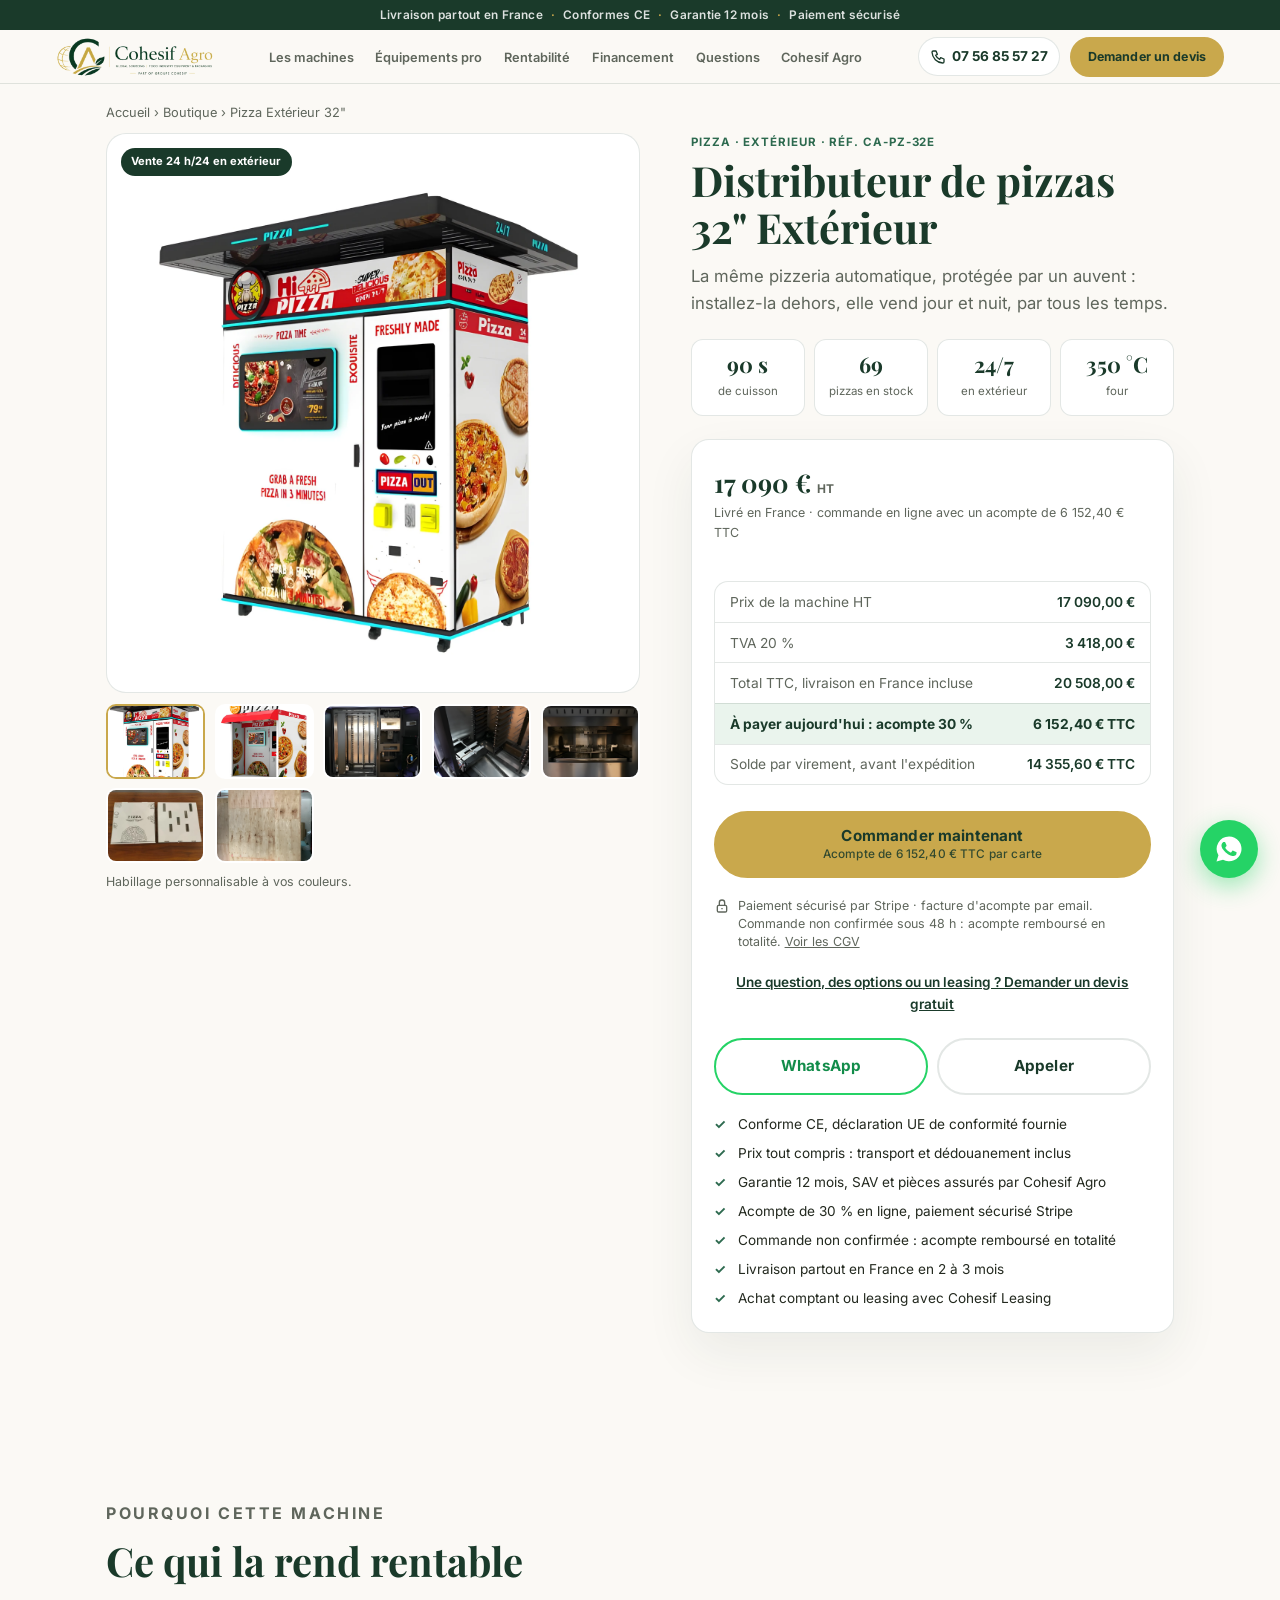
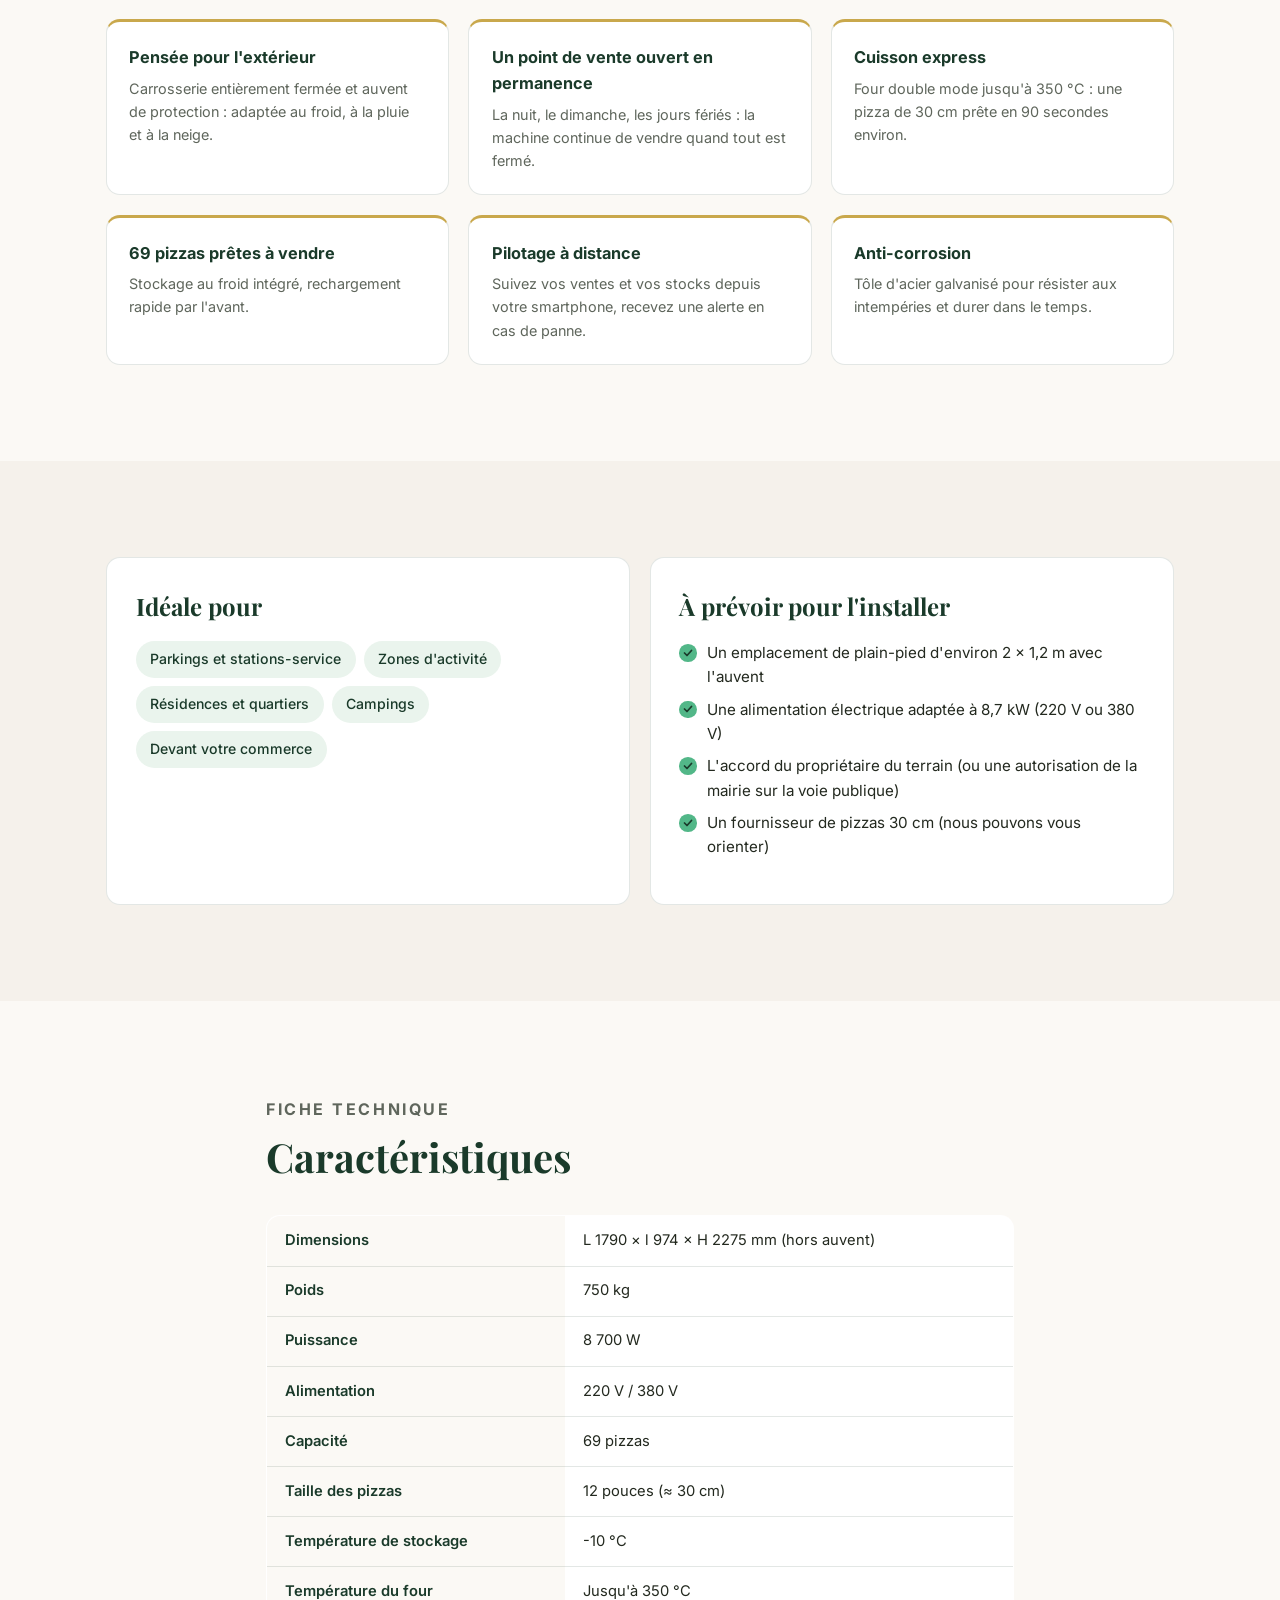
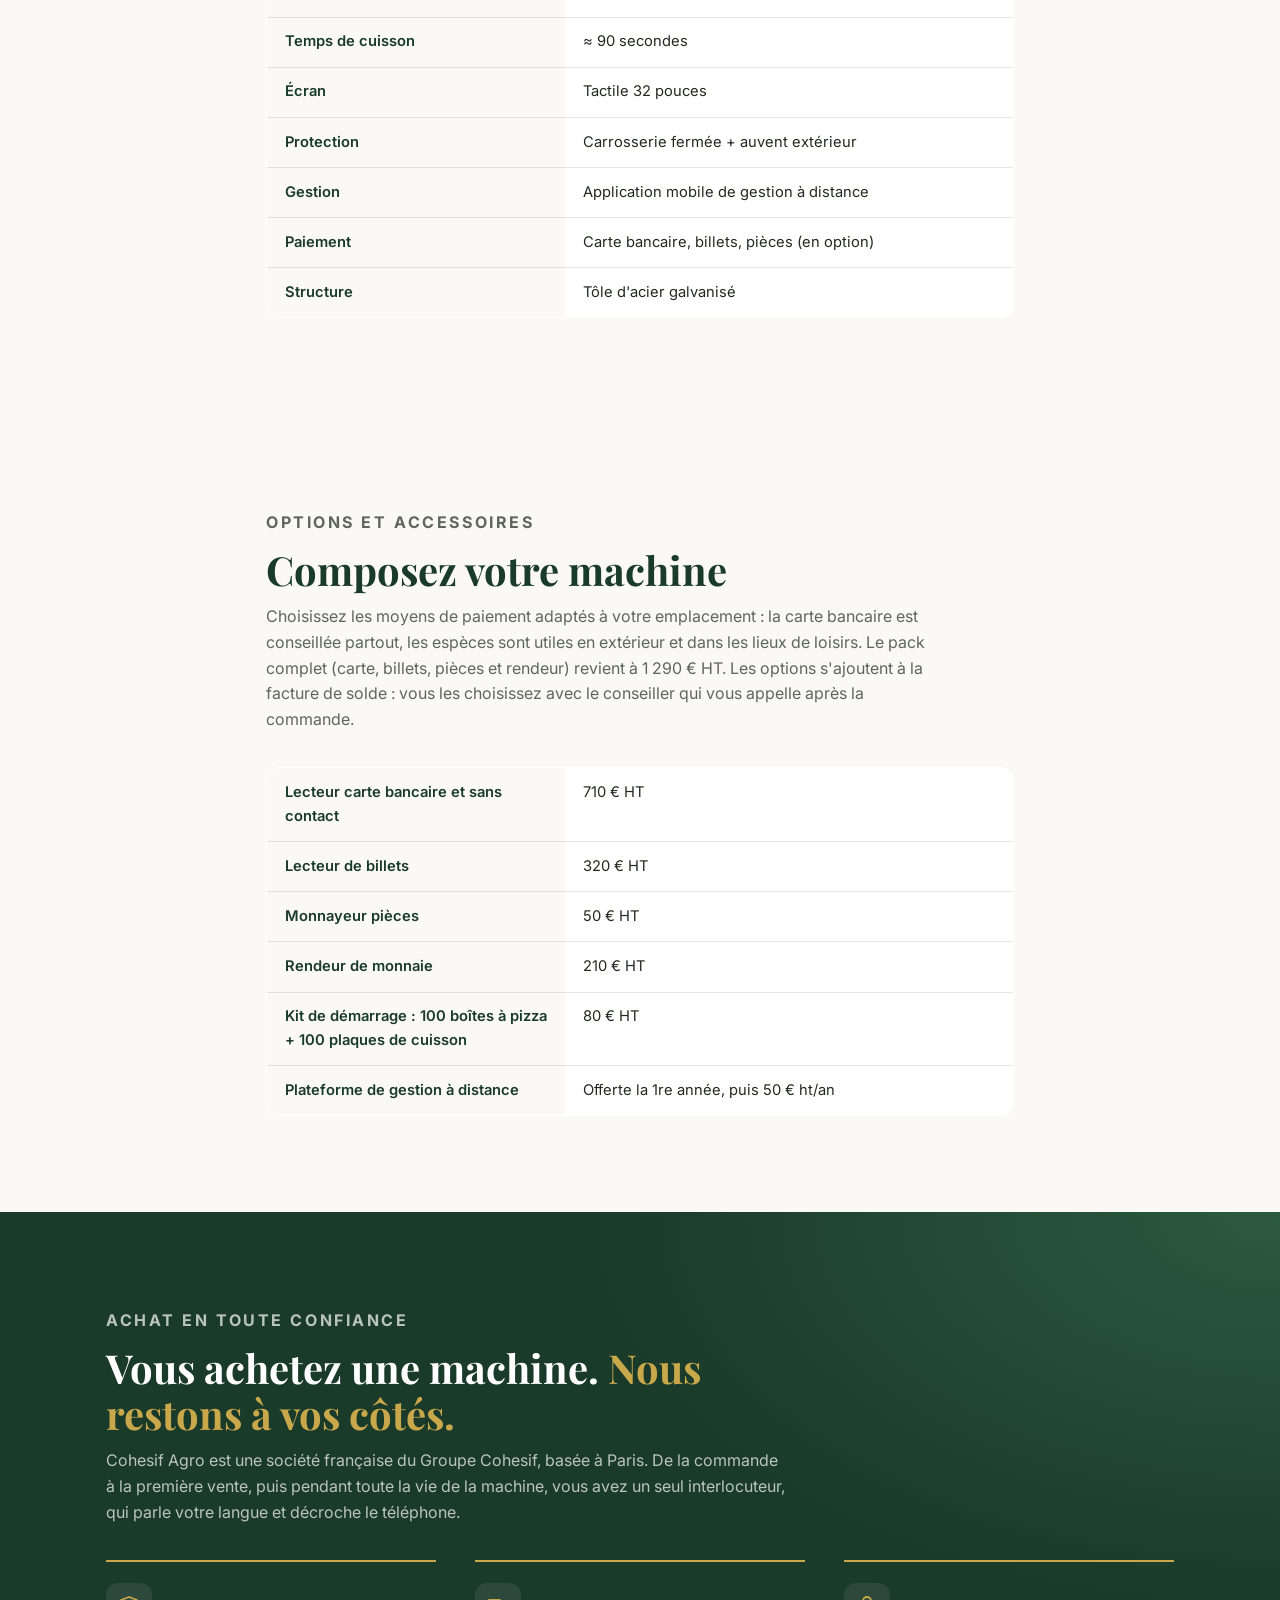
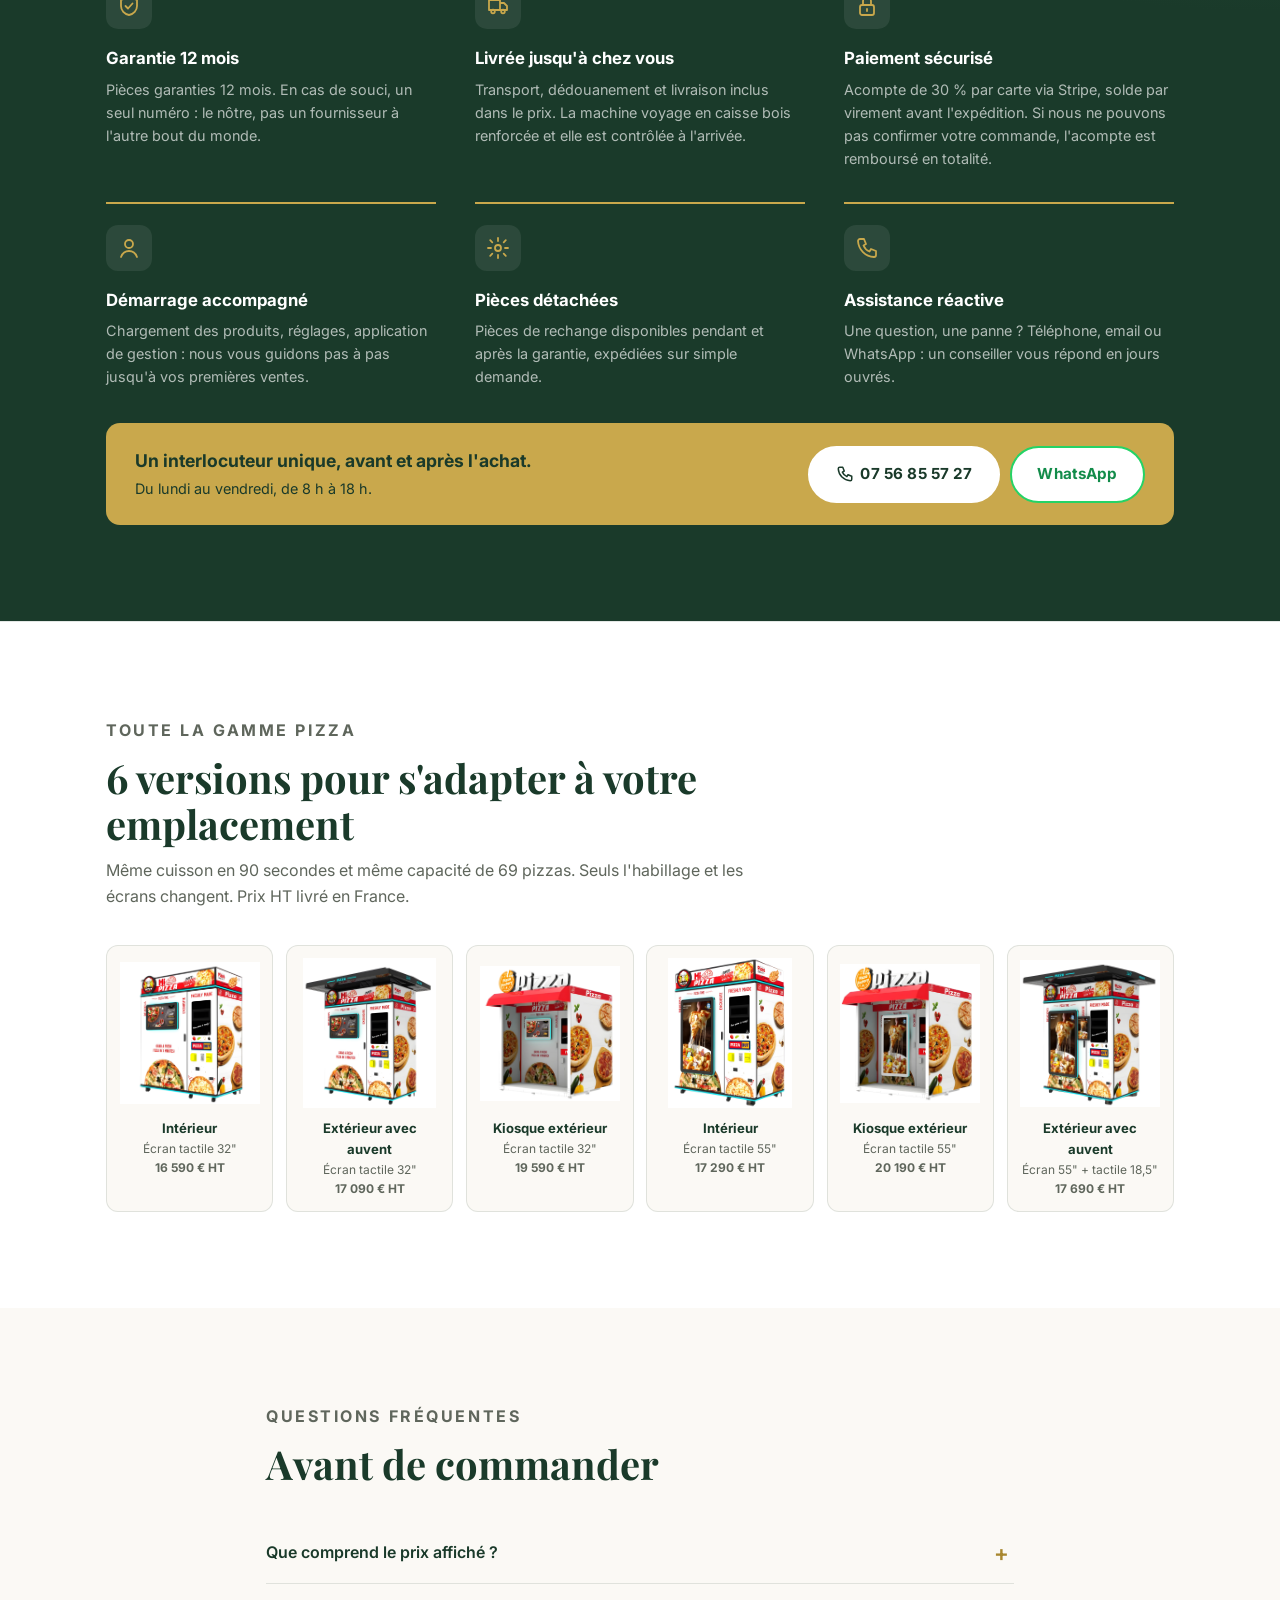
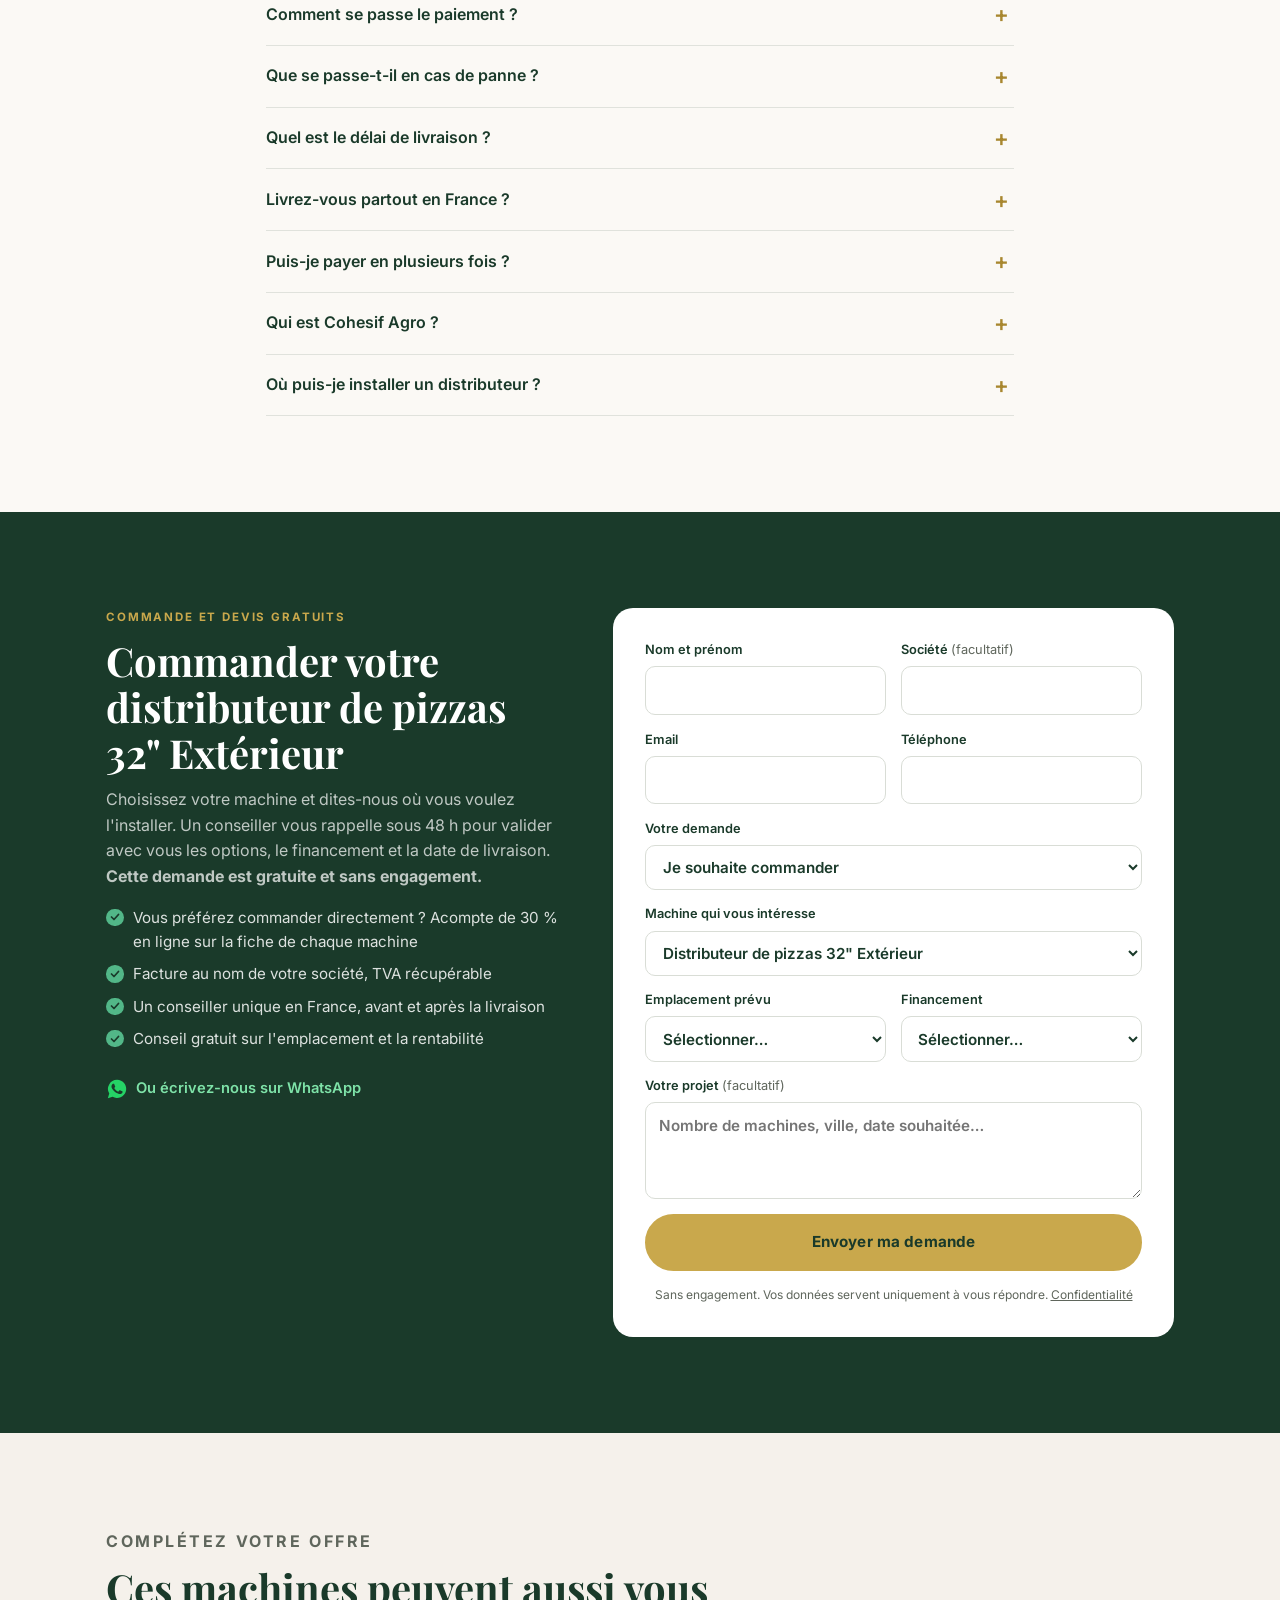
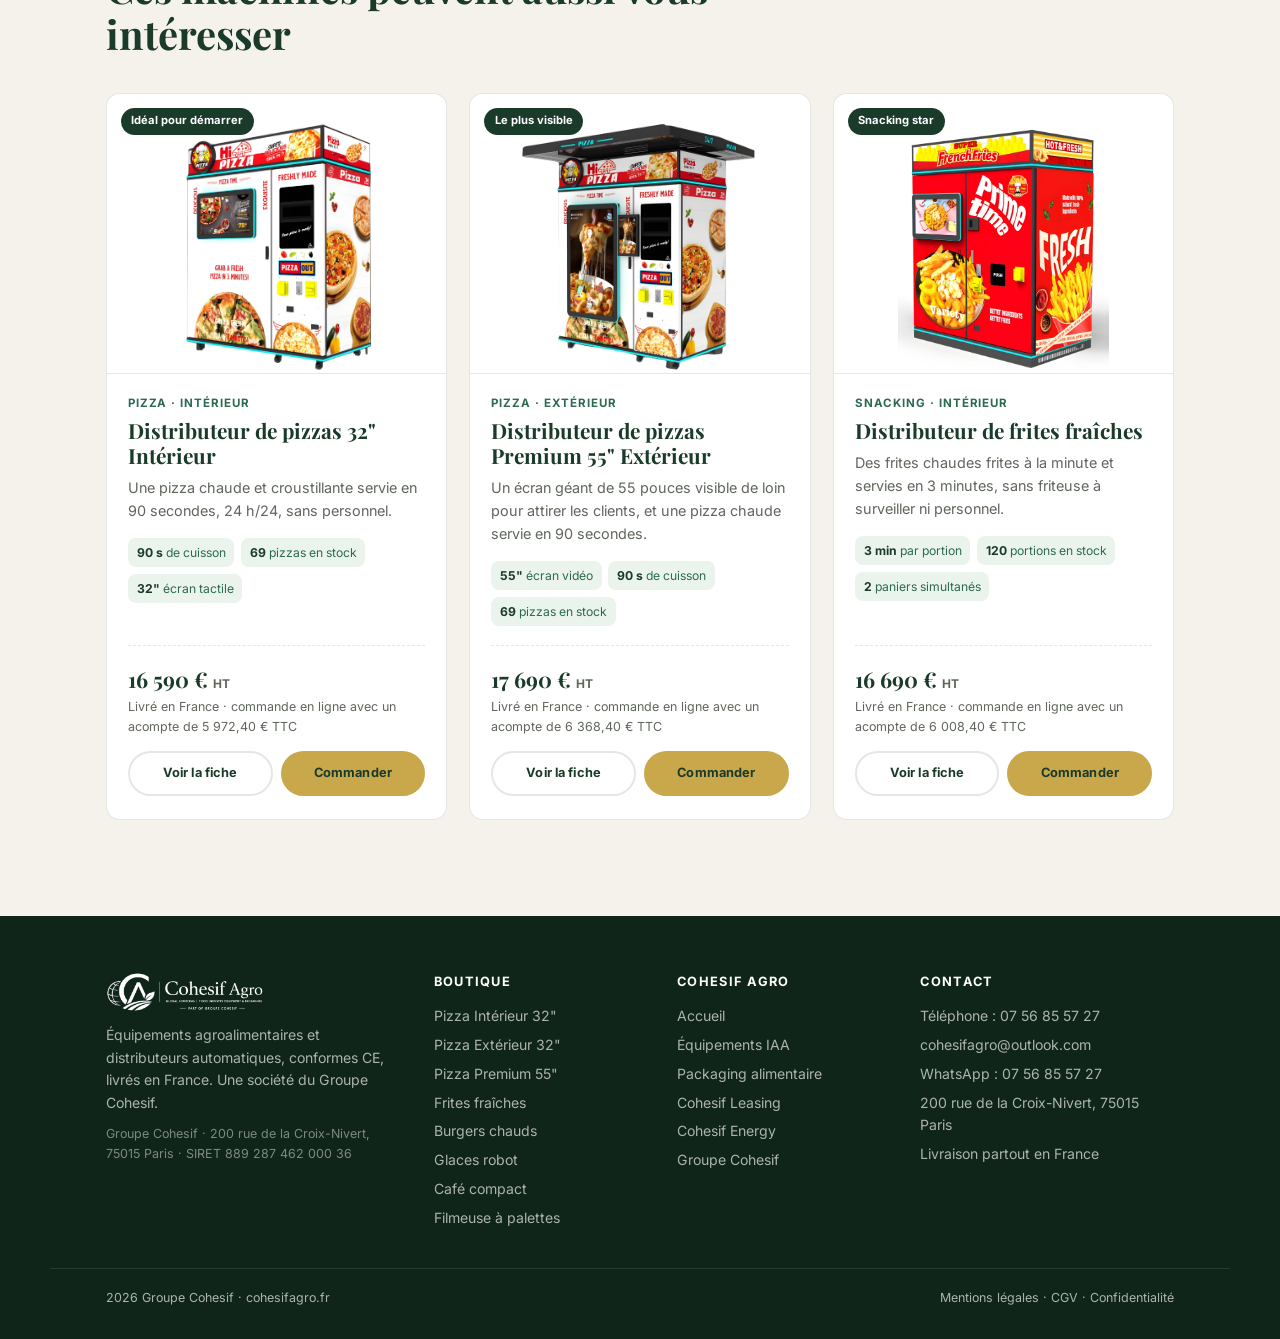
<file: boutique-distributeur-pizza-exterieur.html>
<!DOCTYPE html>
<html lang="fr">
<head>
<meta charset="UTF-8"/>
<meta name="viewport" content="width=device-width, initial-scale=1.0"/>
<title>Distributeur automatique de pizza extérieur 32&quot; à vendre | Cohesif Agro</title>
<meta name="description" content="La même pizzeria automatique, protégée par un auvent : installez-la dehors, elle vend jour et nuit, par tous les temps. 17 090 € HT livré en France, transport et douane inclus. Conforme CE, garantie 12 mois, achat ou leasing."/>
<meta name="robots" content="index, follow, max-snippet:-1, max-image-preview:large, max-video-preview:-1"/>
<meta name="author" content="Cohesif Agro - Groupe Cohesif"/>
<link rel="canonical" href="https://cohesifagro.fr/boutique-distributeur-pizza-exterieur.html"/>
<link rel="alternate" hreflang="fr-FR" href="https://cohesifagro.fr/boutique-distributeur-pizza-exterieur.html"/>
<link rel="alternate" hreflang="x-default" href="https://cohesifagro.fr/boutique-distributeur-pizza-exterieur.html"/>
<meta name="geo.region" content="FR"/>
<meta name="geo.placename" content="France"/>
<meta property="og:title" content="Distributeur automatique de pizza extérieur 32&quot; à vendre | Cohesif Agro"/>
<meta property="og:description" content="La même pizzeria automatique, protégée par un auvent : installez-la dehors, elle vend jour et nuit, par tous les temps. 17 090 € HT livré en France, transport et douane inclus. Conforme CE, garantie 12 mois, achat ou leasing."/>
<meta property="og:url" content="https://cohesifagro.fr/boutique-distributeur-pizza-exterieur.html"/>
<meta property="og:type" content="website"/>
<meta property="og:locale" content="fr_FR"/>
<meta property="og:site_name" content="Cohesif Agro"/>
<meta property="og:image" content="https://cohesifagro.fr/img/boutique/pizza-exterieur.webp"/>
<meta property="og:image:alt" content="Distributeur de pizzas 32&quot; Extérieur"/>
<meta name="twitter:card" content="summary_large_image"/>
<meta name="twitter:title" content="Distributeur automatique de pizza extérieur 32&quot; à vendre | Cohesif Agro"/>
<meta name="twitter:description" content="La même pizzeria automatique, protégée par un auvent : installez-la dehors, elle vend jour et nuit, par tous les temps. 17 090 € HT livré en France, transport et douane inclus. Conforme CE, garantie 12 mois, achat ou leasing."/>
<meta name="twitter:image" content="https://cohesifagro.fr/img/boutique/pizza-exterieur.webp"/>
<meta name="theme-color" content="#1A3A2A"/>
<link rel="icon" href="favicon.svg?v=2" type="image/svg+xml"/>
<link rel="icon" type="image/png" sizes="32x32" href="img/brand/icon-32.png?v=2"/>
<link rel="apple-touch-icon" sizes="180x180" href="apple-touch-icon.png?v=2"/>
<link rel="manifest" href="site.webmanifest"/>
<link rel="preload" as="image" href="img/boutique/pizza-exterieur.webp" fetchpriority="high"/>
<link rel="preconnect" href="https://fonts.googleapis.com"/>
<link rel="preconnect" href="https://fonts.gstatic.com" crossorigin/>
<link href="https://fonts.googleapis.com/css2?family=Playfair+Display:wght@700;900&family=Inter:wght@300;400;500;600;700&display=swap" rel="stylesheet"/>
<link rel="stylesheet" href="boutique.css?v=ce3197e2"/>
<script type="application/ld+json">{"@context": "https://schema.org", "@graph": [{"@type": "Organization", "@id": "https://cohesifagro.fr/#organization", "name": "Cohesif Agro", "alternateName": "Cohésif Agro", "url": "https://cohesifagro.fr/", "logo": "https://cohesifagro.fr/img/brand/logo-cohesif-agro-512.png", "image": "https://cohesifagro.fr/img/brand/og-cohesif-agro.jpg", "email": "cohesifagro@outlook.com", "telephone": "+33756855727", "address": {"@type": "PostalAddress", "streetAddress": "200 rue de la Croix-Nivert", "addressLocality": "Paris", "postalCode": "75015", "addressRegion": "Île-de-France", "addressCountry": "FR"}, "areaServed": [{"@type": "Country", "name": "France"}, {"@type": "AdministrativeArea", "name": "Île-de-France"}, {"@type": "AdministrativeArea", "name": "Auvergne-Rhône-Alpes"}, {"@type": "AdministrativeArea", "name": "Provence-Alpes-Côte d'Azur"}, {"@type": "AdministrativeArea", "name": "Occitanie"}, {"@type": "AdministrativeArea", "name": "Nouvelle-Aquitaine"}, {"@type": "AdministrativeArea", "name": "Hauts-de-France"}, {"@type": "AdministrativeArea", "name": "Grand Est"}, {"@type": "AdministrativeArea", "name": "Pays de la Loire"}, {"@type": "AdministrativeArea", "name": "Bretagne"}, {"@type": "AdministrativeArea", "name": "Normandie"}, {"@type": "AdministrativeArea", "name": "Bourgogne-Franche-Comté"}, {"@type": "AdministrativeArea", "name": "Centre-Val de Loire"}, {"@type": "AdministrativeArea", "name": "Corse"}], "contactPoint": {"@type": "ContactPoint", "telephone": "+33756855727", "email": "cohesifagro@outlook.com", "contactType": "sales", "areaServed": "FR", "availableLanguage": ["French", "English"]}, "parentOrganization": {"@type": "Organization", "name": "Groupe Cohesif", "url": "https://www.groupecohesif.fr"}, "sameAs": ["https://www.linkedin.com/company/cohesifpartners/", "https://www.groupecohesif.fr"]}, {"@type": "Product", "name": "Distributeur de pizzas 32\" Extérieur", "sku": "CA-PZ-32E", "description": "La même pizzeria automatique, protégée par un auvent : installez-la dehors, elle vend jour et nuit, par tous les temps.", "image": ["https://cohesifagro.fr/img/boutique/pizza-exterieur.webp", "https://cohesifagro.fr/img/boutique/pizza-v-kiosque-32.webp", "https://cohesifagro.fr/img/boutique/pizza-detail-1.webp", "https://cohesifagro.fr/img/boutique/pizza-detail-2.webp", "https://cohesifagro.fr/img/boutique/pizza-detail-3.webp", "https://cohesifagro.fr/img/boutique/pizza-boites.webp", "https://cohesifagro.fr/img/boutique/caisse-bois.webp"], "category": "Distributeur automatique", "brand": {"@type": "Brand", "name": "Cohesif Agro"}, "url": "https://cohesifagro.fr/boutique-distributeur-pizza-exterieur.html", "mpn": "CA-PZ-32E", "audience": {"@type": "BusinessAudience", "audienceType": "Professionnels et entrepreneurs"}, "additionalProperty": [{"@type": "PropertyValue", "name": "Dimensions", "value": "L 1790 × l 974 × H 2275 mm (hors auvent)"}, {"@type": "PropertyValue", "name": "Poids", "value": "750 kg"}, {"@type": "PropertyValue", "name": "Puissance", "value": "8 700 W"}, {"@type": "PropertyValue", "name": "Alimentation", "value": "220 V / 380 V"}, {"@type": "PropertyValue", "name": "Capacité", "value": "69 pizzas"}, {"@type": "PropertyValue", "name": "Taille des pizzas", "value": "12 pouces (≈ 30 cm)"}, {"@type": "PropertyValue", "name": "Température de stockage", "value": "-10 °C"}, {"@type": "PropertyValue", "name": "Température du four", "value": "Jusqu'à 350 °C"}, {"@type": "PropertyValue", "name": "Temps de cuisson", "value": "≈ 90 secondes"}, {"@type": "PropertyValue", "name": "Écran", "value": "Tactile 32 pouces"}, {"@type": "PropertyValue", "name": "Protection", "value": "Carrosserie fermée + auvent extérieur"}, {"@type": "PropertyValue", "name": "Gestion", "value": "Application mobile de gestion à distance"}, {"@type": "PropertyValue", "name": "Paiement", "value": "Carte bancaire, billets, pièces (en option)"}, {"@type": "PropertyValue", "name": "Structure", "value": "Tôle d'acier galvanisé"}], "offers": {"@type": "Offer", "price": 17090, "priceCurrency": "EUR", "url": "https://cohesifagro.fr/boutique-distributeur-pizza-exterieur.html", "availability": "https://schema.org/PreOrder", "itemCondition": "https://schema.org/NewCondition", "priceSpecification": {"@type": "UnitPriceSpecification", "price": 17090, "priceCurrency": "EUR", "valueAddedTaxIncluded": false}, "shippingDetails": {"@type": "OfferShippingDetails", "shippingRate": {"@type": "MonetaryAmount", "value": 0, "currency": "EUR"}, "shippingDestination": {"@type": "DefinedRegion", "addressCountry": "FR"}}, "seller": {"@id": "https://cohesifagro.fr/#organization"}}}, {"@type": "BreadcrumbList", "itemListElement": [{"@type": "ListItem", "position": 1, "name": "Accueil", "item": "https://cohesifagro.fr/"}, {"@type": "ListItem", "position": 2, "name": "Boutique", "item": "https://cohesifagro.fr/boutique.html"}, {"@type": "ListItem", "position": 3, "name": "Distributeur de pizzas 32\" Extérieur", "item": "https://cohesifagro.fr/boutique-distributeur-pizza-exterieur.html"}]}]}</script>
</head>
<body>
<div class="bq-top">
  <span>Livraison partout en France</span><span class="bq-top-sep">·</span><span>Conformes CE</span><span class="bq-top-sep">·</span><span>Garantie 12 mois</span><span class="bq-top-sep">·</span><span>Paiement sécurisé</span>
</div>
<nav class="bq-nav" aria-label="Navigation principale">
  <a href="index.html" class="bq-logo"><img src="img/boutique/logo-cohesif-agro-trim.webp" alt="Cohesif Agro" width="520" height="133"/></a>
  <ul class="bq-links">
    <li><a href="boutique.html#machines">Les machines</a></li>
    <li><a href="boutique.html#equipements">Équipements pro</a></li>
    <li><a href="boutique.html#rentabilite">Rentabilité</a></li>
    <li><a href="boutique.html#financement">Financement</a></li>
    <li><a href="boutique.html#faq">Questions</a></li>
    <li><a href="index.html">Cohesif Agro</a></li>
  </ul>
  <div class="bq-nav-r">
    <a href="tel:+33756855727" class="bq-call" aria-label="Appeler un conseiller au 07 56 85 57 27"><svg viewBox="0 0 24 24" aria-hidden="true"><path d="M5 3h4l2 5-2.5 1.5a11 11 0 0 0 6 6L16 13l5 2v4a2 2 0 0 1-2 2A17 17 0 0 1 3 5a2 2 0 0 1 2-2z"/></svg><span>07 56 85 57 27</span></a>
    <a href="#devis" class="bq-btn bq-btn-sm">Demander un devis</a>
    <button class="bq-burger" id="bqBurger" aria-label="Ouvrir le menu" aria-expanded="false"><span></span><span></span><span></span></button>
  </div>
</nav>
<div class="bq-mmenu" id="bqMenu">
  <a href="boutique.html#machines">Les machines</a>
  <a href="boutique.html#equipements">Équipements pro</a>
  <a href="boutique.html#rentabilite">Rentabilité</a>
  <a href="boutique.html#financement">Financement</a>
  <a href="boutique.html#faq">Questions</a>
  <a href="boutique.html#france">Livraison en France</a>
  <a href="index.html">Cohesif Agro</a>
  <a href="tel:+33756855727">Appeler un conseiller : 07 56 85 57 27</a>
  <a href="#devis" class="bq-btn">Demander un devis</a>
</div>

<main class="bq-fiche">
  <div class="bq-in">
    <nav class="bq-crumb" aria-label="Fil d'Ariane"><a href="index.html">Accueil</a> › <a href="boutique.html">Boutique</a> › <span>Pizza Extérieur 32&quot;</span></nav>
  </div>
  <section class="bq-in bq-prod">
    <div class="bq-gal">
      <div class="bq-gal-main"><span class="bq-badge">Vente 24 h/24 en extérieur</span><img src="img/boutique/pizza-exterieur.webp" alt="Distributeur de pizzas 32&quot; Extérieur" id="bqMainImg"/></div>
      <div class="bq-thumbs"><button class="bq-thumb is-on" data-src="img/boutique/pizza-exterieur.webp" aria-label="Photo 1"><img src="img/boutique/pizza-exterieur.webp" alt="" loading="lazy"/></button><button class="bq-thumb" data-src="img/boutique/pizza-v-kiosque-32.webp" aria-label="Photo 2"><img src="img/boutique/pizza-v-kiosque-32.webp" alt="" loading="lazy"/></button><button class="bq-thumb" data-src="img/boutique/pizza-detail-1.webp" aria-label="Photo 3"><img src="img/boutique/pizza-detail-1.webp" alt="" loading="lazy"/></button><button class="bq-thumb" data-src="img/boutique/pizza-detail-2.webp" aria-label="Photo 4"><img src="img/boutique/pizza-detail-2.webp" alt="" loading="lazy"/></button><button class="bq-thumb" data-src="img/boutique/pizza-detail-3.webp" aria-label="Photo 5"><img src="img/boutique/pizza-detail-3.webp" alt="" loading="lazy"/></button><button class="bq-thumb" data-src="img/boutique/pizza-boites.webp" aria-label="Photo 6"><img src="img/boutique/pizza-boites.webp" alt="" loading="lazy"/></button><button class="bq-thumb" data-src="img/boutique/caisse-bois.webp" aria-label="Photo 7"><img src="img/boutique/caisse-bois.webp" alt="" loading="lazy"/></button></div>
      <p class="bq-gal-note">Habillage personnalisable à vos couleurs.</p>
    </div>
    <div class="bq-info">
      <p class="bq-card-cat">Pizza · Extérieur · Réf. CA-PZ-32E</p>
      <h1>Distributeur de pizzas 32&quot; Extérieur</h1>
      
      <p class="bq-acc">La même pizzeria automatique, protégée par un auvent : installez-la dehors, elle vend jour et nuit, par tous les temps.</p>
      <div class="bq-kpis"><div><b>90 s</b><span>de cuisson</span></div><div><b>69</b><span>pizzas en stock</span></div><div><b>24/7</b><span>en extérieur</span></div><div><b>350 °C</b><span>four</span></div></div>
      <div class="bq-buy">
        <div class="bq-px bq-px-lg"><span class="px-val">17 090 € <small>HT</small></span><span class="px-sub">Livré en France · commande en ligne avec un acompte de 6 152,40 € TTC</span></div>
        <dl class="bq-acpt" id="commander">
          <div><dt>Prix de la machine HT</dt><dd>17 090,00 €</dd></div>
          <div><dt>TVA 20 %</dt><dd>3 418,00 €</dd></div>
          <div><dt>Total TTC, livraison en France incluse</dt><dd>20 508,00 €</dd></div>
          <div class="is-ac"><dt>À payer aujourd'hui : acompte 30 %</dt><dd>6 152,40 € TTC</dd></div>
          <div><dt>Solde par virement, avant l'expédition</dt><dd>14 355,60 € TTC</dd></div>
        </dl>
        <a href="https://buy.stripe.com/fZu6oJ0Iqd8o7UY1AtaVa0M" class="bq-btn bq-btn-lg bq-btn-full bq-btn-buy" rel="noopener">Commander maintenant<small>Acompte de 6 152,40 € TTC par carte</small></a>
        <p class="bq-pay-note"><svg viewBox="0 0 24 24" aria-hidden="true"><rect x="5" y="11" width="14" height="10" rx="2"/><path d="M8 11V7a4 4 0 0 1 8 0v4M12 15v2"/></svg><span>Paiement sécurisé par Stripe · facture d'acompte par email. Commande non confirmée sous 48 h : acompte remboursé en totalité. <a href="cgv.html#vente-en-ligne">Voir les CGV</a></span></p>
        <a href="#devis" class="bq-link-devis">Une question, des options ou un leasing ? Demander un devis gratuit</a>
        <div class="bq-buy-2">
          <a href="https://wa.me/33756855727?text=Bonjour%2C%20je%20souhaite%20commander%20le%20%C2%AB%20Distributeur%20de%20pizzas%2032%22%20Ext%C3%A9rieur%20%C2%BB%20%2817%20090%20%E2%82%AC%20HT%29." class="bq-btn bq-btn-lg bq-btn-wa" target="_blank" rel="noopener">WhatsApp</a>
          <a href="tel:+33756855727" class="bq-btn bq-btn-lg bq-btn-ghost">Appeler</a>
        </div>
        <ul class="bq-reass"><li>Conforme CE, déclaration UE de conformité fournie</li><li>Prix tout compris : transport et dédouanement inclus</li><li>Garantie 12 mois, SAV et pièces assurés par Cohesif Agro</li><li>Acompte de 30 % en ligne, paiement sécurisé Stripe</li><li>Commande non confirmée : acompte remboursé en totalité</li><li>Livraison partout en France en 2 à 3 mois</li><li>Achat comptant ou leasing avec Cohesif Leasing</li></ul>
      </div>
    </div>
  </section>

  <section class="bq-sec">
    <div class="bq-in">
      <div class="bq-sec-head"><p class="bq-kicker">Pourquoi cette machine</p><h2>Ce qui la rend rentable</h2></div>
      <div class="bq-pts"><div class="bq-pt"><h3>Pensée pour l&#x27;extérieur</h3><p>Carrosserie entièrement fermée et auvent de protection : adaptée au froid, à la pluie et à la neige.</p></div><div class="bq-pt"><h3>Un point de vente ouvert en permanence</h3><p>La nuit, le dimanche, les jours fériés : la machine continue de vendre quand tout est fermé.</p></div><div class="bq-pt"><h3>Cuisson express</h3><p>Four double mode jusqu&#x27;à 350 °C : une pizza de 30 cm prête en 90 secondes environ.</p></div><div class="bq-pt"><h3>69 pizzas prêtes à vendre</h3><p>Stockage au froid intégré, rechargement rapide par l&#x27;avant.</p></div><div class="bq-pt"><h3>Pilotage à distance</h3><p>Suivez vos ventes et vos stocks depuis votre smartphone, recevez une alerte en cas de panne.</p></div><div class="bq-pt"><h3>Anti-corrosion</h3><p>Tôle d&#x27;acier galvanisé pour résister aux intempéries et durer dans le temps.</p></div></div>
    </div>
  </section>

  <section class="bq-sec bq-where">
    <div class="bq-in bq-where-grid">
      <div class="bq-where-card">
        <h2>Idéale pour</h2>
        <ul class="bq-tags"><li>Parkings et stations-service</li><li>Zones d&#x27;activité</li><li>Résidences et quartiers</li><li>Campings</li><li>Devant votre commerce</li></ul>
      </div>
      <div class="bq-where-card">
        <h2>À prévoir pour l'installer</h2>
        <ul class="bq-checks"><li>Un emplacement de plain-pied d&#x27;environ 2 × 1,2 m avec l&#x27;auvent</li><li>Une alimentation électrique adaptée à 8,7 kW (220 V ou 380 V)</li><li>L&#x27;accord du propriétaire du terrain (ou une autorisation de la mairie sur la voie publique)</li><li>Un fournisseur de pizzas 30 cm (nous pouvons vous orienter)</li></ul>
      </div>
    </div>
  </section>

  <section class="bq-sec">
    <div class="bq-in bq-spec-wrap">
      <div class="bq-sec-head"><p class="bq-kicker">Fiche technique</p><h2>Caractéristiques</h2></div>
      <table class="bq-specs"><tbody><tr><th>Dimensions</th><td>L 1790 × l 974 × H 2275 mm (hors auvent)</td></tr><tr><th>Poids</th><td>750 kg</td></tr><tr><th>Puissance</th><td>8 700 W</td></tr><tr><th>Alimentation</th><td>220 V / 380 V</td></tr><tr><th>Capacité</th><td>69 pizzas</td></tr><tr><th>Taille des pizzas</th><td>12 pouces (≈ 30 cm)</td></tr><tr><th>Température de stockage</th><td>-10 °C</td></tr><tr><th>Température du four</th><td>Jusqu&#x27;à 350 °C</td></tr><tr><th>Temps de cuisson</th><td>≈ 90 secondes</td></tr><tr><th>Écran</th><td>Tactile 32 pouces</td></tr><tr><th>Protection</th><td>Carrosserie fermée + auvent extérieur</td></tr><tr><th>Gestion</th><td>Application mobile de gestion à distance</td></tr><tr><th>Paiement</th><td>Carte bancaire, billets, pièces (en option)</td></tr><tr><th>Structure</th><td>Tôle d&#x27;acier galvanisé</td></tr></tbody></table>
    </div>
  </section>

  <section class="bq-sec">
    <div class="bq-in bq-spec-wrap">
      <div class="bq-sec-head"><p class="bq-kicker">Options et accessoires</p><h2>Composez votre machine</h2><p>Choisissez les moyens de paiement adaptés à votre emplacement : la carte bancaire est conseillée partout, les espèces sont utiles en extérieur et dans les lieux de loisirs. Le pack complet (carte, billets, pièces et rendeur) revient à 1 290 € HT. Les options s'ajoutent à la facture de solde : vous les choisissez avec le conseiller qui vous appelle après la commande.</p></div>
      <table class="bq-specs"><tbody><tr><th>Lecteur carte bancaire et sans contact</th><td>710 € HT</td></tr><tr><th>Lecteur de billets</th><td>320 € HT</td></tr><tr><th>Monnayeur pièces</th><td>50 € HT</td></tr><tr><th>Rendeur de monnaie</th><td>210 € HT</td></tr><tr><th>Kit de démarrage : 100 boîtes à pizza + 100 plaques de cuisson</th><td>80 € HT</td></tr><tr><th>Plateforme de gestion à distance</th><td>Offerte la 1re année, puis 50 € ht/an</td></tr></tbody></table>
    </div>
  </section><section class="bq-sec bq-sav" id="sav">
    <div class="bq-in">
      <div class="bq-sec-head">
        <p class="bq-kicker">Achat en toute confiance</p>
        <h2>Vous achetez une machine. <span class="bq-accent">Nous restons à vos côtés.</span></h2>
        <p>Cohesif Agro est une société française du Groupe Cohesif, basée à Paris. De la commande à la première vente, puis pendant toute la vie de la machine, vous avez un seul interlocuteur, qui parle votre langue et décroche le téléphone.</p>
      </div>
      <div class="bq-sav-grid"><div class="bq-sav-it"><span class="bq-ico"><svg viewBox="0 0 24 24" aria-hidden="true"><path d="M12 3l8 3v6c0 4.5-3.4 8.3-8 9-4.6-.7-8-4.5-8-9V6l8-3z"/><path d="M8.5 12l2.5 2.5 4.5-5"/></svg></span><h3>Garantie 12 mois</h3><p>Pièces garanties 12 mois. En cas de souci, un seul numéro : le nôtre, pas un fournisseur à l&#x27;autre bout du monde.</p></div><div class="bq-sav-it"><span class="bq-ico"><svg viewBox="0 0 24 24" aria-hidden="true"><path d="M3 6h11v10H3zM14 9h4l3 3v4h-7"/><circle cx="7" cy="17.5" r="1.8"/><circle cx="17" cy="17.5" r="1.8"/></svg></span><h3>Livrée jusqu&#x27;à chez vous</h3><p>Transport, dédouanement et livraison inclus dans le prix. La machine voyage en caisse bois renforcée et elle est contrôlée à l&#x27;arrivée.</p></div><div class="bq-sav-it"><span class="bq-ico"><svg viewBox="0 0 24 24" aria-hidden="true"><rect x="5" y="11" width="14" height="10" rx="2"/><path d="M8 11V7a4 4 0 0 1 8 0v4M12 15v2"/></svg></span><h3>Paiement sécurisé</h3><p>Acompte de 30 % par carte via Stripe, solde par virement avant l&#x27;expédition. Si nous ne pouvons pas confirmer votre commande, l&#x27;acompte est remboursé en totalité.</p></div><div class="bq-sav-it"><span class="bq-ico"><svg viewBox="0 0 24 24" aria-hidden="true"><circle cx="12" cy="8" r="4"/><path d="M4 21c1.5-4 4.5-6 8-6s6.5 2 8 6"/></svg></span><h3>Démarrage accompagné</h3><p>Chargement des produits, réglages, application de gestion : nous vous guidons pas à pas jusqu&#x27;à vos premières ventes.</p></div><div class="bq-sav-it"><span class="bq-ico"><svg viewBox="0 0 24 24" aria-hidden="true"><circle cx="12" cy="12" r="3"/><path d="M12 2v3M12 19v3M4.2 4.2l2.1 2.1M17.7 17.7l2.1 2.1M2 12h3M19 12h3M4.2 19.8l2.1-2.1M17.7 6.3l2.1-2.1"/></svg></span><h3>Pièces détachées</h3><p>Pièces de rechange disponibles pendant et après la garantie, expédiées sur simple demande.</p></div><div class="bq-sav-it"><span class="bq-ico"><svg viewBox="0 0 24 24" aria-hidden="true"><path d="M5 3h4l2 5-2.5 1.5a11 11 0 0 0 6 6L16 13l5 2v4a2 2 0 0 1-2 2A17 17 0 0 1 3 5a2 2 0 0 1 2-2z"/></svg></span><h3>Assistance réactive</h3><p>Une question, une panne ? Téléphone, email ou WhatsApp : un conseiller vous répond en jours ouvrés.</p></div></div>
      <div class="bq-sav-cta">
        <div><b>Un interlocuteur unique, avant et après l'achat.</b><span>Du lundi au vendredi, de 8 h à 18 h.</span></div>
        <div class="bq-sav-btns">
          <a href="tel:+33756855727" class="bq-btn bq-btn-lg bq-btn-light"><svg viewBox="0 0 24 24" aria-hidden="true"><path d="M5 3h4l2 5-2.5 1.5a11 11 0 0 0 6 6L16 13l5 2v4a2 2 0 0 1-2 2A17 17 0 0 1 3 5a2 2 0 0 1 2-2z"/></svg> 07 56 85 57 27</a>
          <a href="https://wa.me/33756855727?text=Bonjour%2C%20j%27ai%20une%20question%20sur%20la%20%C2%AB%20Distributeur%20de%20pizzas%2032%22%20Ext%C3%A9rieur%20%C2%BB." class="bq-btn bq-btn-lg bq-btn-wa" target="_blank" rel="noopener">WhatsApp</a>
        </div>
      </div>
    </div>
  </section>

  <section class="bq-sec bq-gamme">
  <div class="bq-in">
    <div class="bq-sec-head">
      <p class="bq-kicker">Toute la gamme pizza</p>
      <h2>6 versions pour s'adapter à votre emplacement</h2>
      <p>Même cuisson en 90 secondes et même capacité de 69 pizzas. Seuls l'habillage et les écrans changent. Prix HT livré en France.</p>
    </div>
    <div class="bq-gamme-grid">
      <figure><img src="img/boutique/pizza-v-interieur-32.webp" alt="Distributeur de pizzas Intérieur, Écran tactile 32&quot;" loading="lazy"/><figcaption><b>Intérieur</b>Écran tactile 32&quot;<br/><strong>16 590 € HT</strong></figcaption></figure><figure><img src="img/boutique/pizza-exterieur.webp" alt="Distributeur de pizzas Extérieur avec auvent, Écran tactile 32&quot;" loading="lazy"/><figcaption><b>Extérieur avec auvent</b>Écran tactile 32&quot;<br/><strong>17 090 € HT</strong></figcaption></figure><figure><img src="img/boutique/pizza-v-kiosque-32.webp" alt="Distributeur de pizzas Kiosque extérieur, Écran tactile 32&quot;" loading="lazy"/><figcaption><b>Kiosque extérieur</b>Écran tactile 32&quot;<br/><strong>19 590 € HT</strong></figcaption></figure><figure><img src="img/boutique/pizza-v-interieur-55.webp" alt="Distributeur de pizzas Intérieur, Écran tactile 55&quot;" loading="lazy"/><figcaption><b>Intérieur</b>Écran tactile 55&quot;<br/><strong>17 290 € HT</strong></figcaption></figure><figure><img src="img/boutique/pizza-v-kiosque-55.webp" alt="Distributeur de pizzas Kiosque extérieur, Écran tactile 55&quot;" loading="lazy"/><figcaption><b>Kiosque extérieur</b>Écran tactile 55&quot;<br/><strong>20 190 € HT</strong></figcaption></figure><figure><img src="img/boutique/pizza-premium.webp" alt="Distributeur de pizzas Extérieur avec auvent, Écran 55&quot; + tactile 18,5&quot;" loading="lazy"/><figcaption><b>Extérieur avec auvent</b>Écran 55&quot; + tactile 18,5&quot;<br/><strong>17 690 € HT</strong></figcaption></figure>
    </div>
  </div>
</section>

  <section class="bq-sec bq-faq">
    <div class="bq-in bq-faq-in">
      <div class="bq-sec-head"><p class="bq-kicker">Questions fréquentes</p><h2>Avant de commander</h2></div>
      <details class="bq-faq-it"><summary>Que comprend le prix affiché ?</summary><p>Les prix sont indiqués hors taxes, machine livrée chez vous en France : caisse de transport, fret, dédouanement et livraison compris. Le système de paiement (carte bancaire, billets, pièces) est en option, à choisir selon votre emplacement. Pour les machines sans prix affiché, nous vous envoyons un devis tout compris sous 48 h.</p></details><details class="bq-faq-it"><summary>Comment se passe le paiement ?</summary><p>Vous commandez en ligne en réglant un acompte de 30 % par carte bancaire, sur la plateforme sécurisée Stripe : nous n&#x27;avons jamais accès à votre numéro de carte. La facture d&#x27;acompte vous est envoyée automatiquement. Un conseiller vous appelle sous 48 h pour confirmer la commande et la date de livraison. Le solde est réglé par virement avant l&#x27;expédition. Si nous ne pouvons pas confirmer la commande, l&#x27;acompte est remboursé en totalité. Vous préférez un leasing ou parler d&#x27;abord à un conseiller ? Demandez un devis gratuit.</p></details><details class="bq-faq-it"><summary>Que se passe-t-il en cas de panne ?</summary><p>Vous appelez Cohesif Agro, votre interlocuteur en France. La machine est garantie 12 mois pièces : nous diagnostiquons la panne avec vous, souvent à distance grâce à la plateforme connectée, et nous vous envoyons la pièce de rechange. Après la garantie, les pièces détachées restent disponibles sur commande.</p></details><details class="bq-faq-it"><summary>Quel est le délai de livraison ?</summary><p>Pour un distributeur, comptez 2 à 3 mois entre la commande et la livraison sur site : environ 6 à 7 semaines de fabrication, puis le transport maritime et le dédouanement. Le planning précis figure dans votre devis.</p></details><details class="bq-faq-it"><summary>Livrez-vous partout en France ?</summary><p>Oui. Nous livrons et accompagnons nos clients partout en France : Paris et l&#x27;Île-de-France, Lyon, Marseille, Toulouse, Bordeaux, Lille, Nantes, Strasbourg, Nice, Montpellier, Rennes et toutes les autres villes. Le transport jusqu&#x27;à votre adresse est inclus dans le prix.</p></details><details class="bq-faq-it"><summary>Puis-je payer en plusieurs fois ?</summary><p>Oui. Avec Cohesif Leasing, la société de financement du Groupe Cohesif, vous payez une mensualité fixe et la machine commence à rapporter dès son installation. Indiquez « Leasing » dans votre demande.</p></details><details class="bq-faq-it"><summary>Qui est Cohesif Agro ?</summary><p>Cohesif Agro est une société française du Groupe Cohesif, basée au 200 rue de la Croix-Nivert à Paris (SIRET 889 287 462 000 36). Nous sélectionnons des équipements agroalimentaires et des distributeurs automatiques, et nous gérons pour vous l&#x27;importation, la conformité, la livraison et le service après-vente.</p></details><details class="bq-faq-it"><summary>Où puis-je installer un distributeur ?</summary><p>Dans tout lieu de passage : centre commercial, parking, station-service, entreprise, gare, campus, devant votre commerce… Sur un terrain privé, il suffit de l&#x27;accord du propriétaire. Sur la voie publique, une autorisation d&#x27;occupation doit être demandée à la mairie. Nous vous aidons à choisir la bonne machine selon l&#x27;emplacement.</p></details>
    </div>
  </section>

  <section class="bq-devis" id="devis">
  <div class="bq-in bq-devis-grid">
    <div class="bq-devis-txt">
      <p class="bq-kicker">Commande et devis gratuits</p>
      <h2>Commander votre distributeur de pizzas 32" Extérieur</h2>
      <p>Choisissez votre machine et dites-nous où vous voulez l'installer. Un conseiller vous rappelle sous 48 h pour valider avec vous les options, le financement et la date de livraison. <strong>Cette demande est gratuite et sans engagement.</strong></p>
      <ul class="bq-checks">
        <li>Vous préférez commander directement ? Acompte de 30 % en ligne sur la fiche de chaque machine</li>
        <li>Facture au nom de votre société, TVA récupérable</li>
        <li>Un conseiller unique en France, avant et après la livraison</li>
        <li>Conseil gratuit sur l'emplacement et la rentabilité</li>
      </ul>
      <a class="bq-wa-inline" href="https://wa.me/33756855727?text=Bonjour%2C%20je%20souhaite%20commander%20le%20%C2%AB%20Distributeur%20de%20pizzas%2032%22%20Ext%C3%A9rieur%20%C2%BB%20%2817%20090%20%E2%82%AC%20HT%29." target="_blank" rel="noopener">
        <svg viewBox="0 0 24 24" aria-hidden="true"><path d="M12.05 2a9.9 9.9 0 0 0-8.5 14.95L2 22l5.2-1.5A9.9 9.9 0 1 0 12.05 2zm5.8 14.1c-.25.7-1.45 1.33-2 1.4-.52.08-1.17.11-1.88-.12-.43-.13-.99-.32-1.7-.62-3-1.3-4.94-4.3-5.1-4.5-.14-.2-1.2-1.6-1.2-3.07s.76-2.18 1.04-2.48c.27-.3.6-.37.8-.37h.57c.18 0 .43-.07.67.5.25.6.84 2.06.92 2.2.07.15.12.33.02.52-.1.2-.15.32-.3.5-.14.17-.3.38-.44.52-.15.15-.3.3-.13.6.17.3.77 1.27 1.65 2.05 1.14 1.01 2.1 1.33 2.4 1.48.3.15.47.12.64-.07.18-.2.75-.87.94-1.17.2-.3.4-.25.67-.15.27.1 1.73.82 2.03.97.3.15.5.22.57.35.07.12.07.7-.18 1.4z"/></svg>
        Ou écrivez-nous sur WhatsApp
      </a>
    </div>
    <form class="bq-form" action="https://formspree.io/f/mzdnndna" method="POST" data-bq-form>
      <input type="hidden" name="_subject" value="Cohesif Agro · Commande / devis pizza extérieur 32&quot;"/>
      <input type="hidden" name="source" value="Boutique Cohesif Agro"/>
      <input type="text" name="_gotcha" class="bq-hp" tabindex="-1" autocomplete="off" aria-hidden="true"/>
      <div class="bq-frow">
        <label>Nom et prénom<input type="text" name="nom" required autocomplete="name"/></label>
        <label>Société <span>(facultatif)</span><input type="text" name="societe" autocomplete="organization"/></label>
      </div>
      <div class="bq-frow">
        <label>Email<input type="email" name="email" required autocomplete="email"/></label>
        <label>Téléphone<input type="tel" name="telephone" required autocomplete="tel"/></label>
      </div>
      <label>Votre demande
        <select name="demande" required>
          <option>Je souhaite commander</option>
          <option>Je souhaite un devis</option>
          <option>J'ai une question avant de me décider</option>
        </select>
      </label>
      <label>Machine qui vous intéresse
        <select name="machine" required>
          <option value="">Choisir une machine…</option>
          <option value="Distributeur de pizzas 32&quot; Intérieur" data-slug="boutique-distributeur-pizza-interieur">Distributeur de pizzas 32&quot; Intérieur</option><option value="Distributeur de pizzas 32&quot; Extérieur" data-slug="boutique-distributeur-pizza-exterieur" selected>Distributeur de pizzas 32&quot; Extérieur</option><option value="Distributeur de pizzas Premium 55&quot; Extérieur" data-slug="boutique-distributeur-pizza-premium-55">Distributeur de pizzas Premium 55&quot; Extérieur</option><option value="Distributeur de frites fraîches" data-slug="boutique-distributeur-frites">Distributeur de frites fraîches</option><option value="Distributeur de burgers chauds" data-slug="boutique-distributeur-burgers">Distributeur de burgers chauds</option><option value="Distributeur de glaces à l&#x27;italienne avec robot" data-slug="boutique-distributeur-glaces-robot">Distributeur de glaces à l&#x27;italienne avec robot</option><option value="Distributeur de café compact" data-slug="boutique-distributeur-cafe-compact">Distributeur de café compact</option><option value="Filmeuse à palettes à plateau tournant Ø 1650" data-slug="boutique-filmeuse-palettes">Filmeuse à palettes à plateau tournant Ø 1650</option>
          <option value="Plusieurs machines / je ne sais pas encore">Plusieurs machines / je ne sais pas encore</option>
        </select>
      </label>
      <div class="bq-frow">
        <label>Emplacement prévu
          <select name="emplacement">
            <option value="">Sélectionner…</option>
            <option>Centre commercial / galerie</option>
            <option>Parking / station-service</option>
            <option>Entreprise / zone d'activité</option>
            <option>Gare, campus, hôpital</option>
            <option>Devant mon commerce</option>
            <option>Lieu de loisirs / tourisme</option>
            <option>Usine / entrepôt / atelier</option>
            <option>Pas encore trouvé</option>
          </select>
        </label>
        <label>Financement
          <select name="financement">
            <option value="">Sélectionner…</option>
            <option>Achat comptant</option>
            <option>Leasing (paiement mensuel)</option>
            <option>Je souhaite comparer les deux</option>
          </select>
        </label>
      </div>
      <label>Votre projet <span>(facultatif)</span><textarea name="message" rows="3" placeholder="Nombre de machines, ville, date souhaitée…"></textarea></label>
      <button type="submit" class="bq-btn bq-btn-lg">Envoyer ma demande</button>
      <p class="bq-form-note">Sans engagement. Vos données servent uniquement à vous répondre. <a href="politique-confidentialite.html">Confidentialité</a></p>
      <div class="bq-form-ok" role="status" hidden>
        <strong>Merci, votre demande est bien envoyée.</strong>
        <span>Un conseiller Cohesif Agro vous rappelle sous 48 h pour confirmer votre commande ou vous envoyer votre devis.</span>
      </div>
    </form>
  </div>
</section>


  <section class="bq-sec bq-alt">
    <div class="bq-in">
      <div class="bq-sec-head"><p class="bq-kicker">Complétez votre offre</p><h2>Ces machines peuvent aussi vous intéresser</h2></div>
      <div class="bq-grid bq-grid-3"><article class="bq-card" data-cat="pizza" data-lieu="interieur">
  <a href="boutique-distributeur-pizza-interieur.html" class="bq-card-img">
    <span class="bq-badge">Idéal pour démarrer</span>
    <img src="img/boutique/pizza-interieur.webp" alt="Distributeur de pizzas 32&quot; Intérieur" loading="lazy"/>
  </a>
  <div class="bq-card-body">
    <p class="bq-card-cat">Pizza · Intérieur</p>
    <h3><a href="boutique-distributeur-pizza-interieur.html">Distributeur de pizzas 32&quot; Intérieur</a></h3>
    <p class="bq-card-acc">Une pizza chaude et croustillante servie en 90 secondes, 24 h/24, sans personnel.</p>
    <ul class="bq-chips"><li><b>90 s</b> de cuisson</li><li><b>69</b> pizzas en stock</li><li><b>32&quot;</b> écran tactile</li></ul>
    <div class="bq-card-foot">
      <div class="bq-px"><span class="px-val">16 590 € <small>HT</small></span><span class="px-sub">Livré en France · commande en ligne avec un acompte de 5 972,40 € TTC</span></div>
      <div class="bq-card-btns">
        <a href="boutique-distributeur-pizza-interieur.html" class="bq-btn bq-btn-ghost">Voir la fiche</a>
        <a href="boutique-distributeur-pizza-interieur.html#commander" class="bq-btn">Commander</a>
      </div>
    </div>
  </div>
</article><article class="bq-card" data-cat="pizza" data-lieu="exterieur">
  <a href="boutique-distributeur-pizza-premium-55.html" class="bq-card-img">
    <span class="bq-badge">Le plus visible</span>
    <img src="img/boutique/pizza-premium.webp" alt="Distributeur de pizzas Premium 55&quot; Extérieur" loading="lazy"/>
  </a>
  <div class="bq-card-body">
    <p class="bq-card-cat">Pizza · Extérieur</p>
    <h3><a href="boutique-distributeur-pizza-premium-55.html">Distributeur de pizzas Premium 55&quot; Extérieur</a></h3>
    <p class="bq-card-acc">Un écran géant de 55 pouces visible de loin pour attirer les clients, et une pizza chaude servie en 90 secondes.</p>
    <ul class="bq-chips"><li><b>55&quot;</b> écran vidéo</li><li><b>90 s</b> de cuisson</li><li><b>69</b> pizzas en stock</li></ul>
    <div class="bq-card-foot">
      <div class="bq-px"><span class="px-val">17 690 € <small>HT</small></span><span class="px-sub">Livré en France · commande en ligne avec un acompte de 6 368,40 € TTC</span></div>
      <div class="bq-card-btns">
        <a href="boutique-distributeur-pizza-premium-55.html" class="bq-btn bq-btn-ghost">Voir la fiche</a>
        <a href="boutique-distributeur-pizza-premium-55.html#commander" class="bq-btn">Commander</a>
      </div>
    </div>
  </div>
</article><article class="bq-card" data-cat="snacking" data-lieu="interieur">
  <a href="boutique-distributeur-frites.html" class="bq-card-img">
    <span class="bq-badge">Snacking star</span>
    <img src="img/boutique/frites.webp" alt="Distributeur de frites fraîches" loading="lazy"/>
  </a>
  <div class="bq-card-body">
    <p class="bq-card-cat">Snacking · Intérieur</p>
    <h3><a href="boutique-distributeur-frites.html">Distributeur de frites fraîches</a></h3>
    <p class="bq-card-acc">Des frites chaudes frites à la minute et servies en 3 minutes, sans friteuse à surveiller ni personnel.</p>
    <ul class="bq-chips"><li><b>3 min</b> par portion</li><li><b>120</b> portions en stock</li><li><b>2</b> paniers simultanés</li></ul>
    <div class="bq-card-foot">
      <div class="bq-px"><span class="px-val">16 690 € <small>HT</small></span><span class="px-sub">Livré en France · commande en ligne avec un acompte de 6 008,40 € TTC</span></div>
      <div class="bq-card-btns">
        <a href="boutique-distributeur-frites.html" class="bq-btn bq-btn-ghost">Voir la fiche</a>
        <a href="boutique-distributeur-frites.html#commander" class="bq-btn">Commander</a>
      </div>
    </div>
  </div>
</article></div>
    </div>
  </section>
</main>
<div class="bq-sticky">
  <div><b>Pizza Extérieur 32&quot;</b><span>17 090 € HT</span></div>
  <a href="tel:+33756855727" class="bq-btn bq-btn-ghost bq-sticky-call" aria-label="Appeler un conseiller"><svg viewBox="0 0 24 24" aria-hidden="true"><path d="M5 3h4l2 5-2.5 1.5a11 11 0 0 0 6 6L16 13l5 2v4a2 2 0 0 1-2 2A17 17 0 0 1 3 5a2 2 0 0 1 2-2z"/></svg></a>
  <a href="https://buy.stripe.com/fZu6oJ0Iqd8o7UY1AtaVa0M" class="bq-btn" rel="noopener">Commander</a>
</div>
<footer class="bq-foot">
  <div class="bq-in bq-foot-grid">
    <div>
      <img src="img/boutique/logo-cohesif-agro-trim.webp" alt="Cohesif Agro" width="520" height="133" class="bq-foot-logo"/>
      <p>Équipements agroalimentaires et distributeurs automatiques, conformes CE, livrés en France. Une société du Groupe Cohesif.</p>
      <p class="bq-foot-id">Groupe Cohesif · 200 rue de la Croix-Nivert, 75015 Paris · SIRET 889 287 462 000 36</p>
    </div>
    <div>
      <h4>Boutique</h4>
      <a href="boutique-distributeur-pizza-interieur.html">Pizza Intérieur 32&quot;</a><a href="boutique-distributeur-pizza-exterieur.html">Pizza Extérieur 32&quot;</a><a href="boutique-distributeur-pizza-premium-55.html">Pizza Premium 55&quot;</a><a href="boutique-distributeur-frites.html">Frites fraîches</a><a href="boutique-distributeur-burgers.html">Burgers chauds</a><a href="boutique-distributeur-glaces-robot.html">Glaces robot</a><a href="boutique-distributeur-cafe-compact.html">Café compact</a><a href="boutique-filmeuse-palettes.html">Filmeuse à palettes</a>
    </div>
    <div>
      <h4>Cohesif Agro</h4>
      <a href="index.html">Accueil</a>
      <a href="index.html#equipements">Équipements IAA</a>
      <a href="index.html#offres">Packaging alimentaire</a>
      <a href="https://www.cohesifleasing.fr" target="_blank" rel="noopener">Cohesif Leasing</a>
      <a href="https://www.cohesifenergy.fr" target="_blank" rel="noopener">Cohesif Energy</a>
      <a href="https://www.groupecohesif.fr" target="_blank" rel="noopener">Groupe Cohesif</a>
    </div>
    <div>
      <h4>Contact</h4>
      <a href="tel:+33756855727">Téléphone : 07 56 85 57 27</a>
      <a href="mailto:cohesifagro@outlook.com">cohesifagro@outlook.com</a>
      <a href="https://wa.me/33756855727?text=Bonjour%2C%20j%27ai%20une%20question%20sur%20vos%20distributeurs%20automatiques." target="_blank" rel="noopener">WhatsApp : 07 56 85 57 27</a>
      <span>200 rue de la Croix-Nivert, 75015 Paris</span>
      <a href="boutique.html#france">Livraison partout en France</a>
    </div>
  </div>
  <div class="bq-in bq-foot-bot">
    <span>2026 Groupe Cohesif · cohesifagro.fr</span>
    <span><a href="mentions-legales.html">Mentions légales</a> · <a href="cgv.html">CGV</a> · <a href="politique-confidentialite.html">Confidentialité</a></span>
  </div>
</footer>
<a href="https://wa.me/33756855727?text=Bonjour%2C%20je%20souhaite%20commander%20le%20%C2%AB%20Distributeur%20de%20pizzas%2032%22%20Ext%C3%A9rieur%20%C2%BB%20%2817%20090%20%E2%82%AC%20HT%29." class="bq-wa" target="_blank" rel="noopener" aria-label="Nous écrire sur WhatsApp">
  <svg viewBox="0 0 24 24" aria-hidden="true"><path d="M12.05 2a9.9 9.9 0 0 0-8.5 14.95L2 22l5.2-1.5A9.9 9.9 0 1 0 12.05 2zm5.8 14.1c-.25.7-1.45 1.33-2 1.4-.52.08-1.17.11-1.88-.12-.43-.13-.99-.32-1.7-.62-3-1.3-4.94-4.3-5.1-4.5-.14-.2-1.2-1.6-1.2-3.07s.76-2.18 1.04-2.48c.27-.3.6-.37.8-.37h.57c.18 0 .43-.07.67.5.25.6.84 2.06.92 2.2.07.15.12.33.02.52-.1.2-.15.32-.3.5-.14.17-.3.38-.44.52-.15.15-.3.3-.13.6.17.3.77 1.27 1.65 2.05 1.14 1.01 2.1 1.33 2.4 1.48.3.15.47.12.64-.07.18-.2.75-.87.94-1.17.2-.3.4-.25.67-.15.27.1 1.73.82 2.03.97.3.15.5.22.57.35.07.12.07.7-.18 1.4z"/></svg>
</a>
<script src="boutique.js?v=4763142d" defer></script>
</body>
</html>
</file>
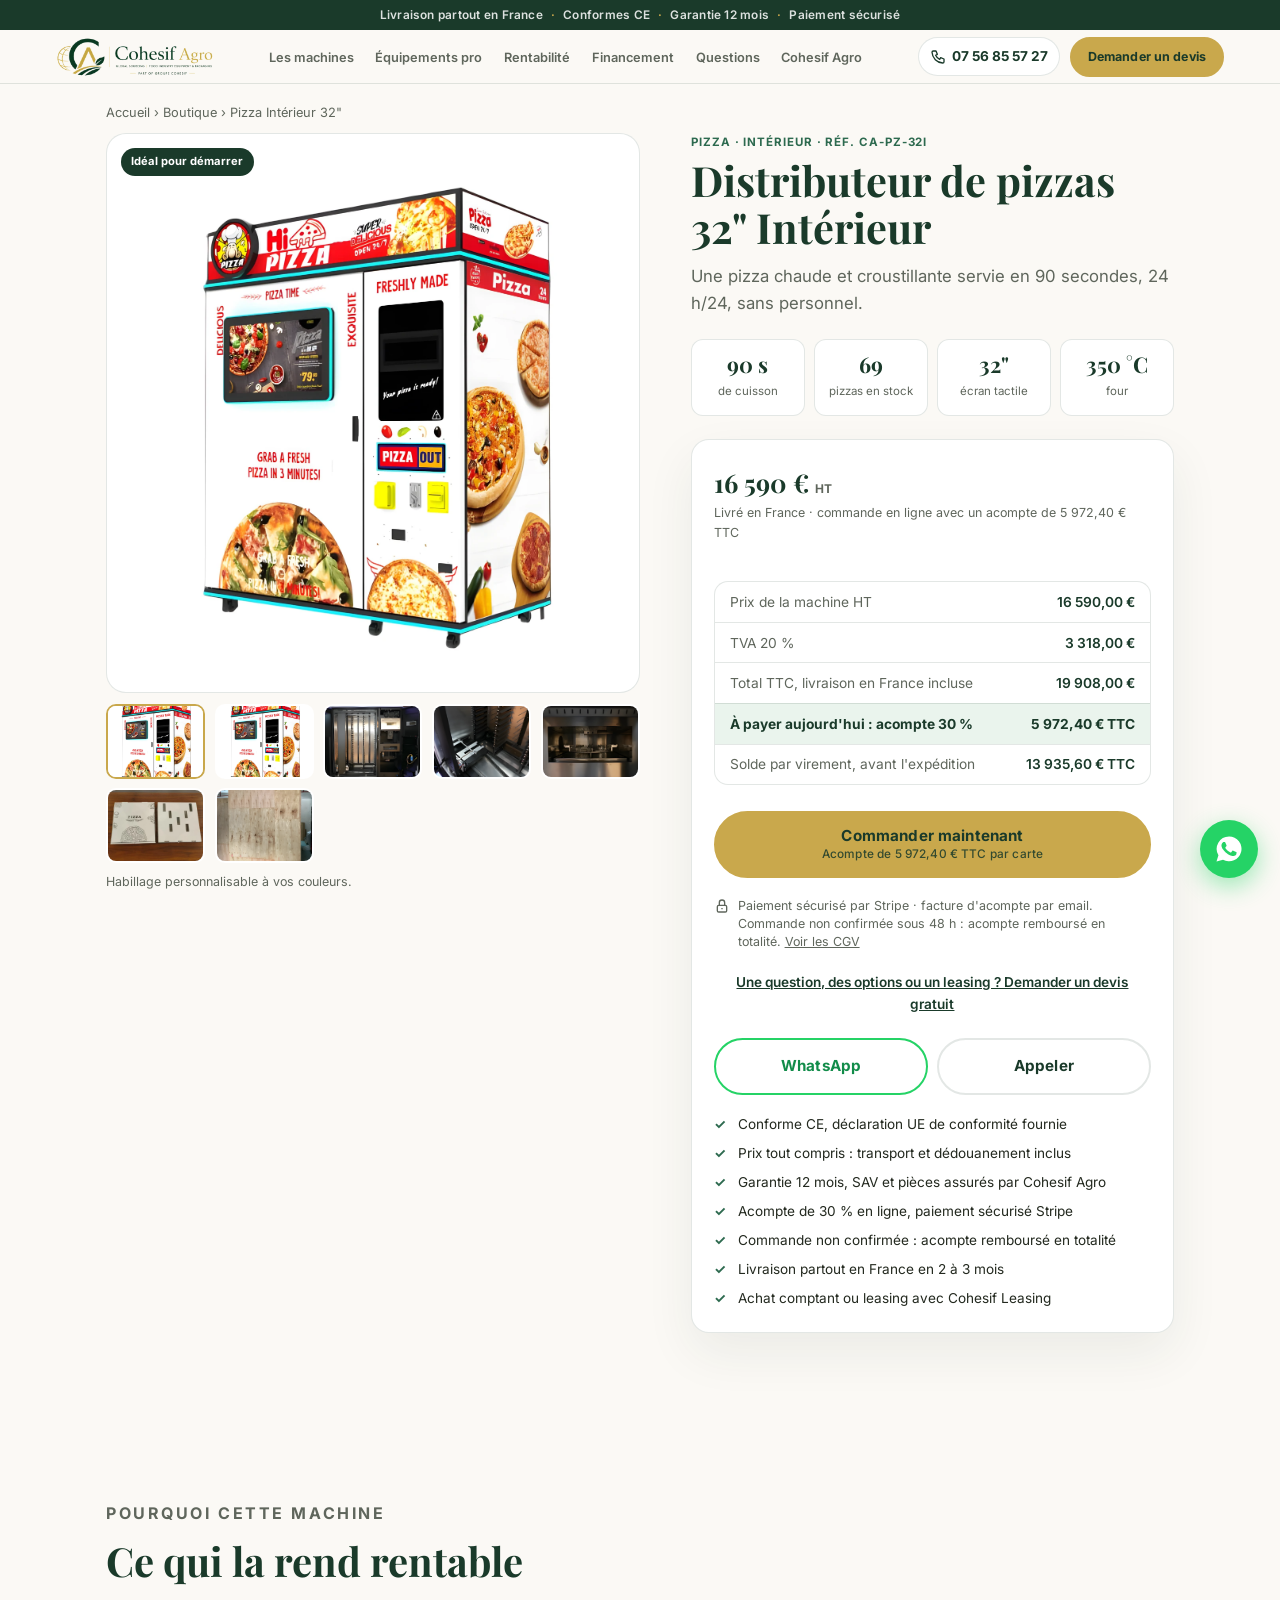
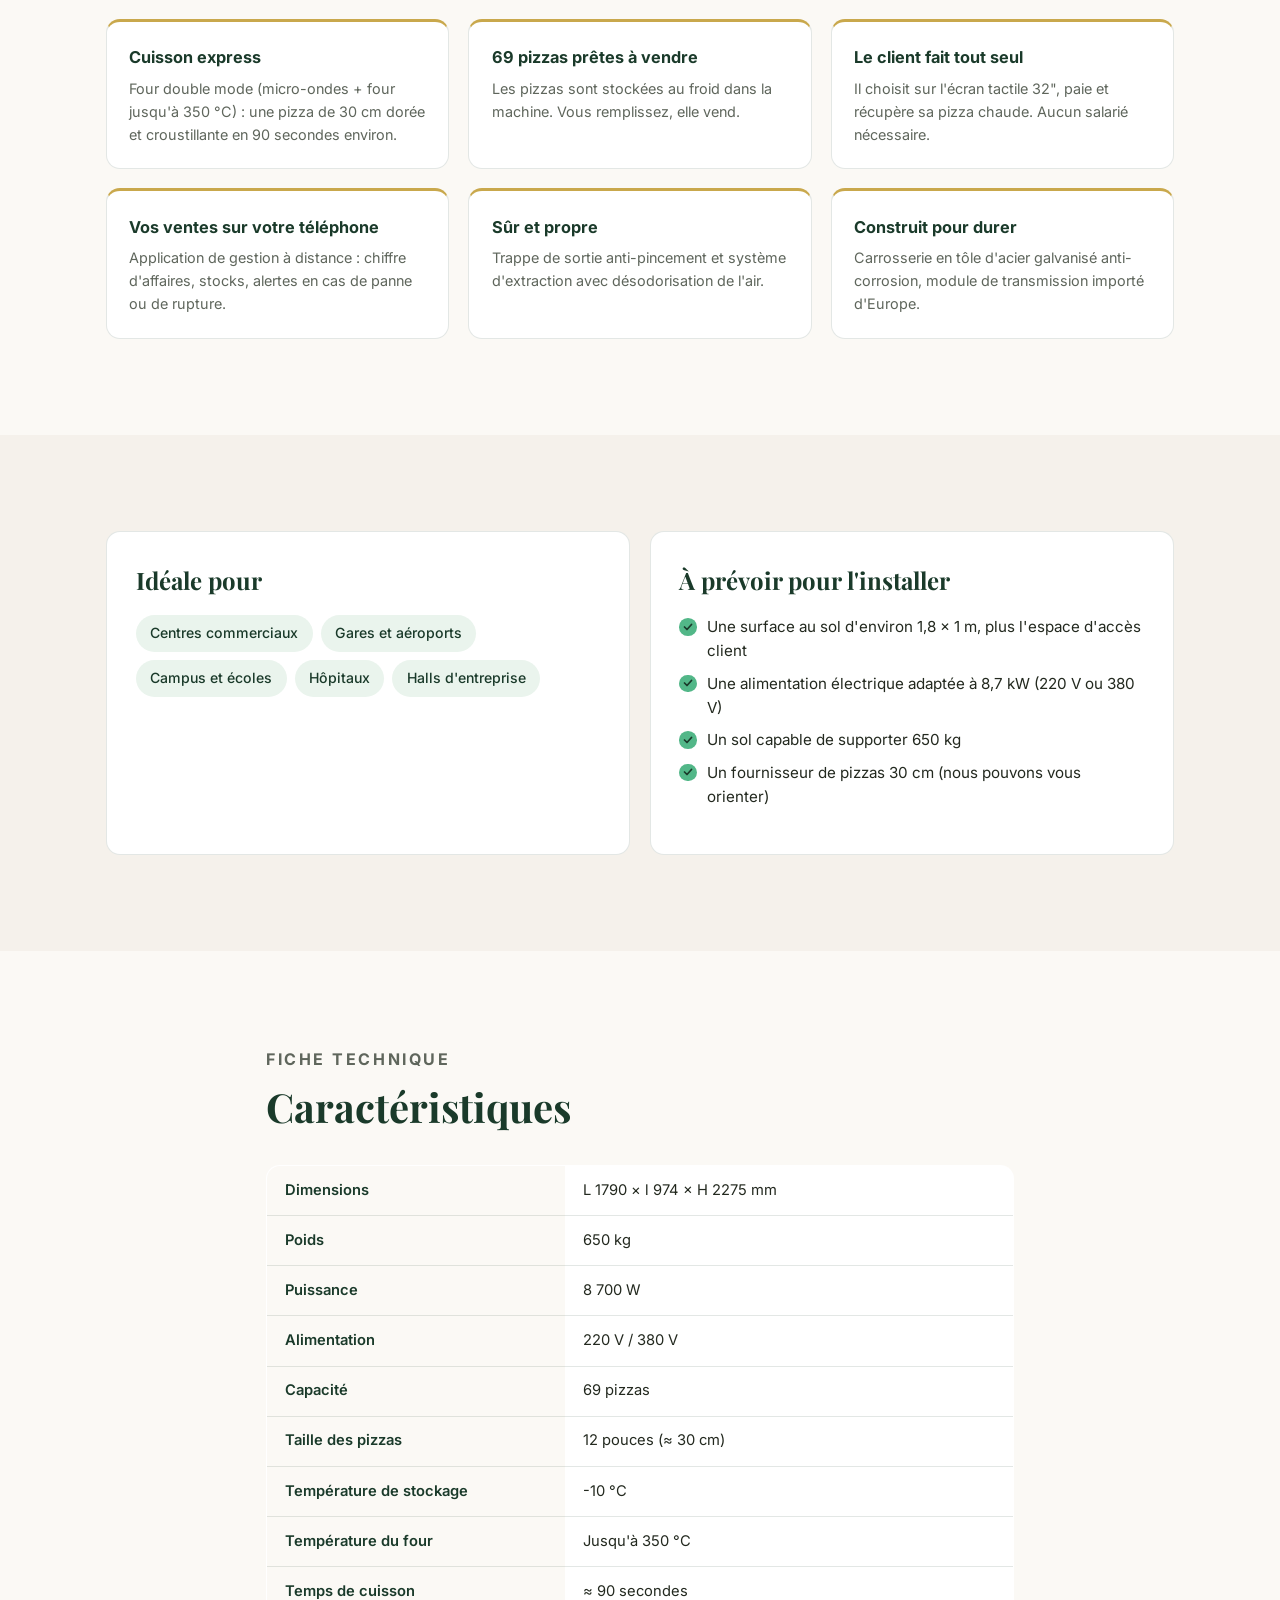
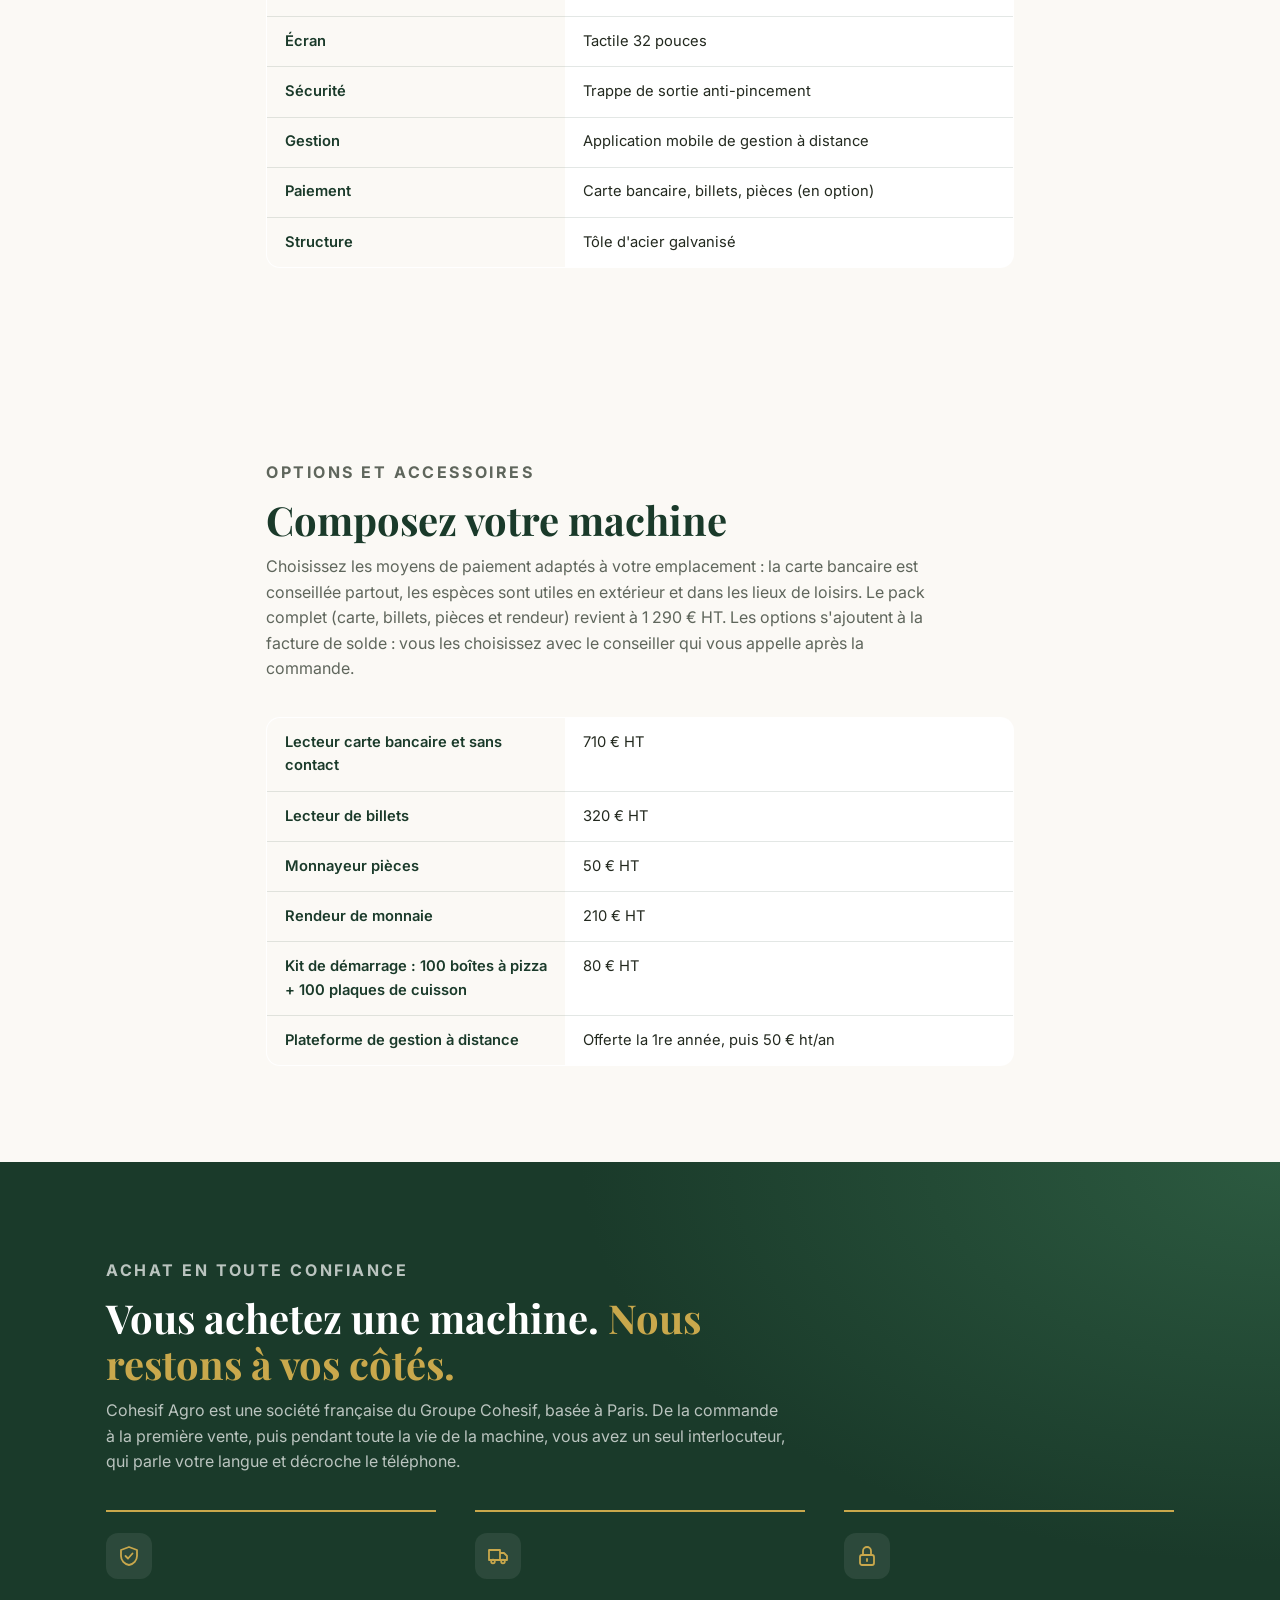
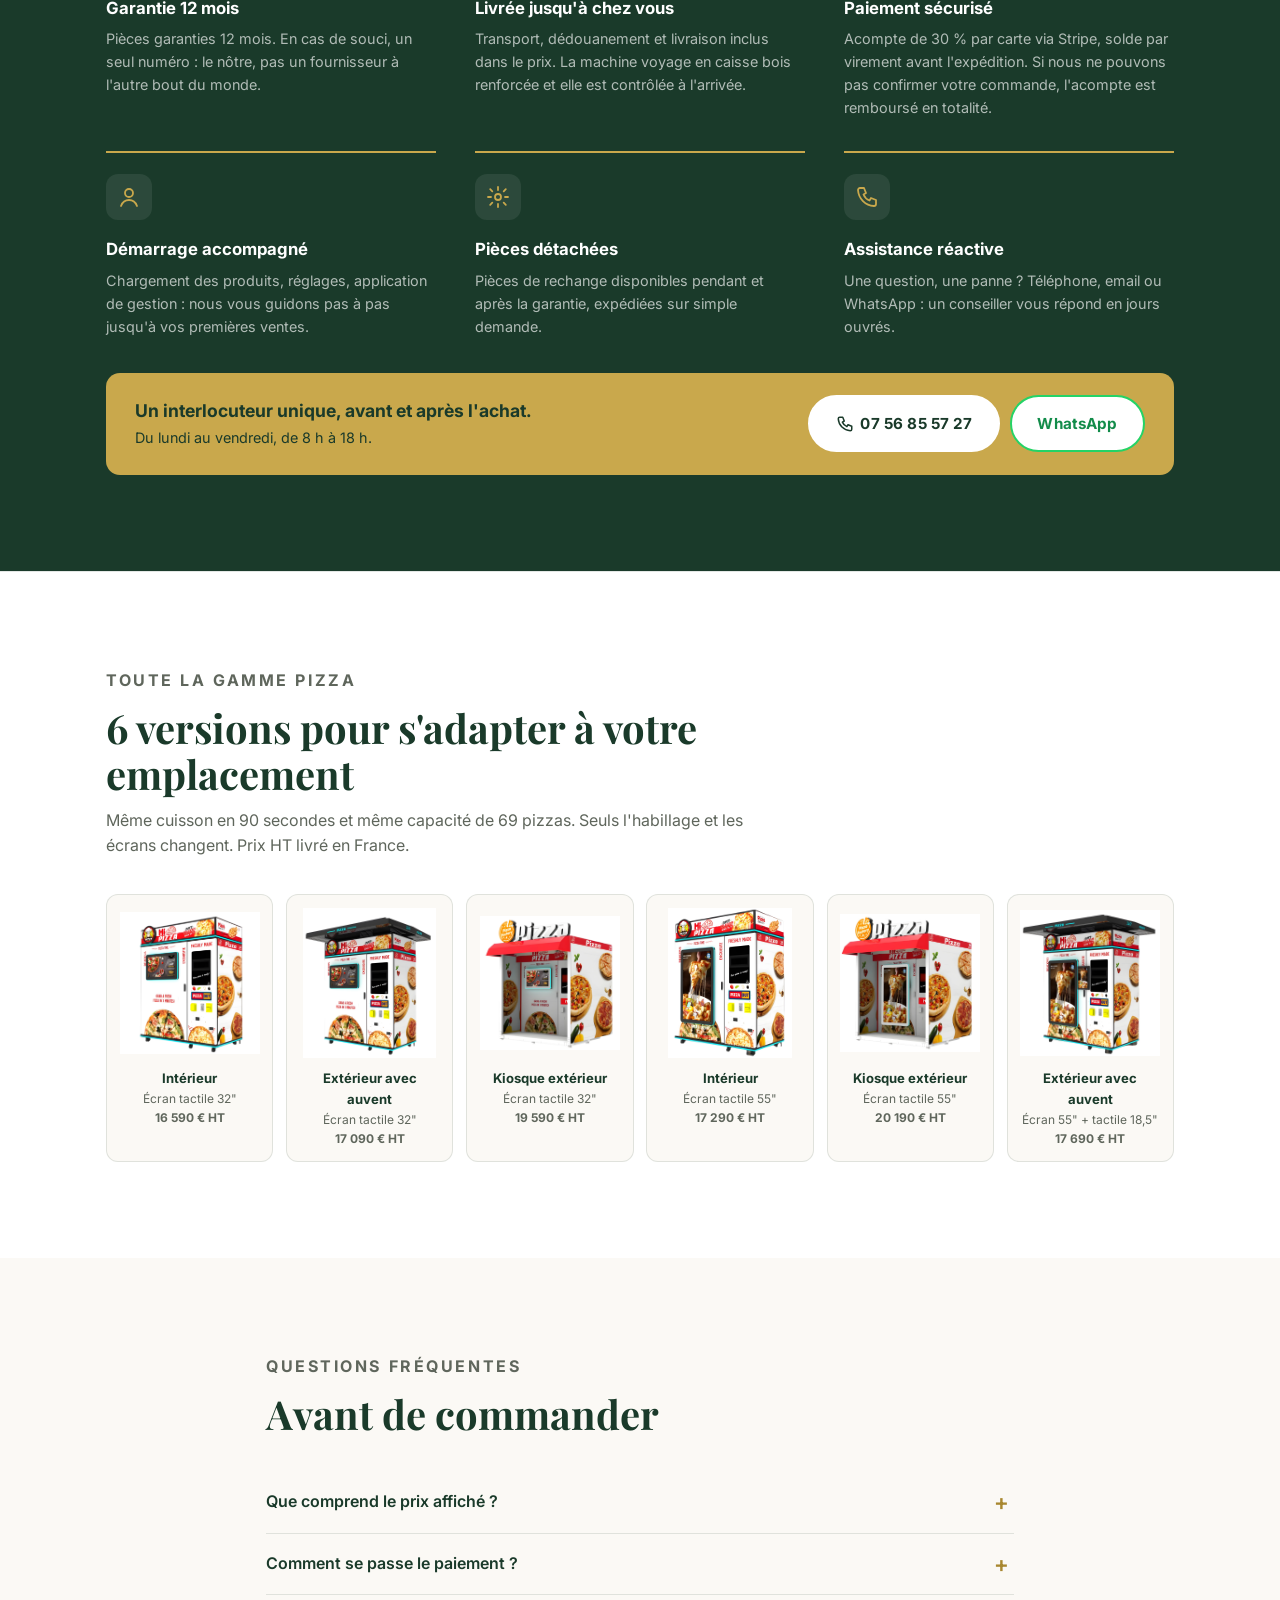
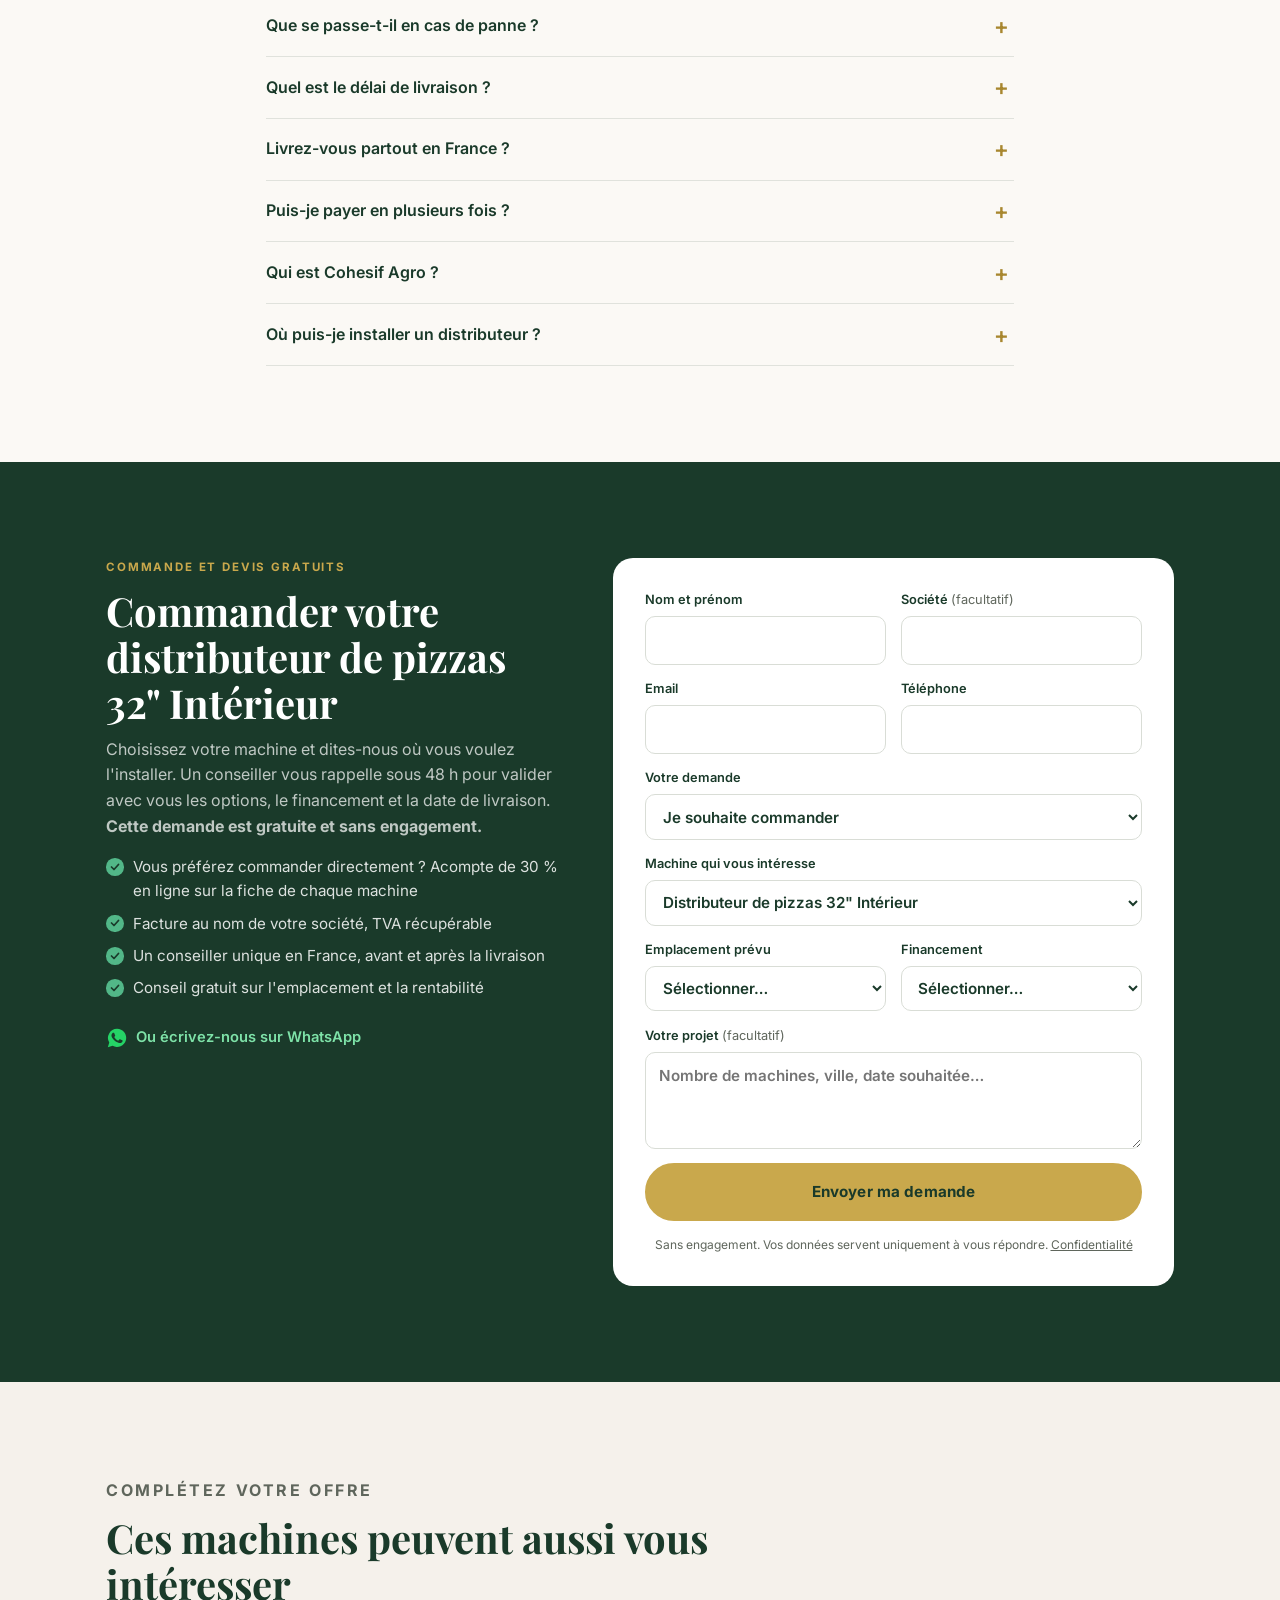
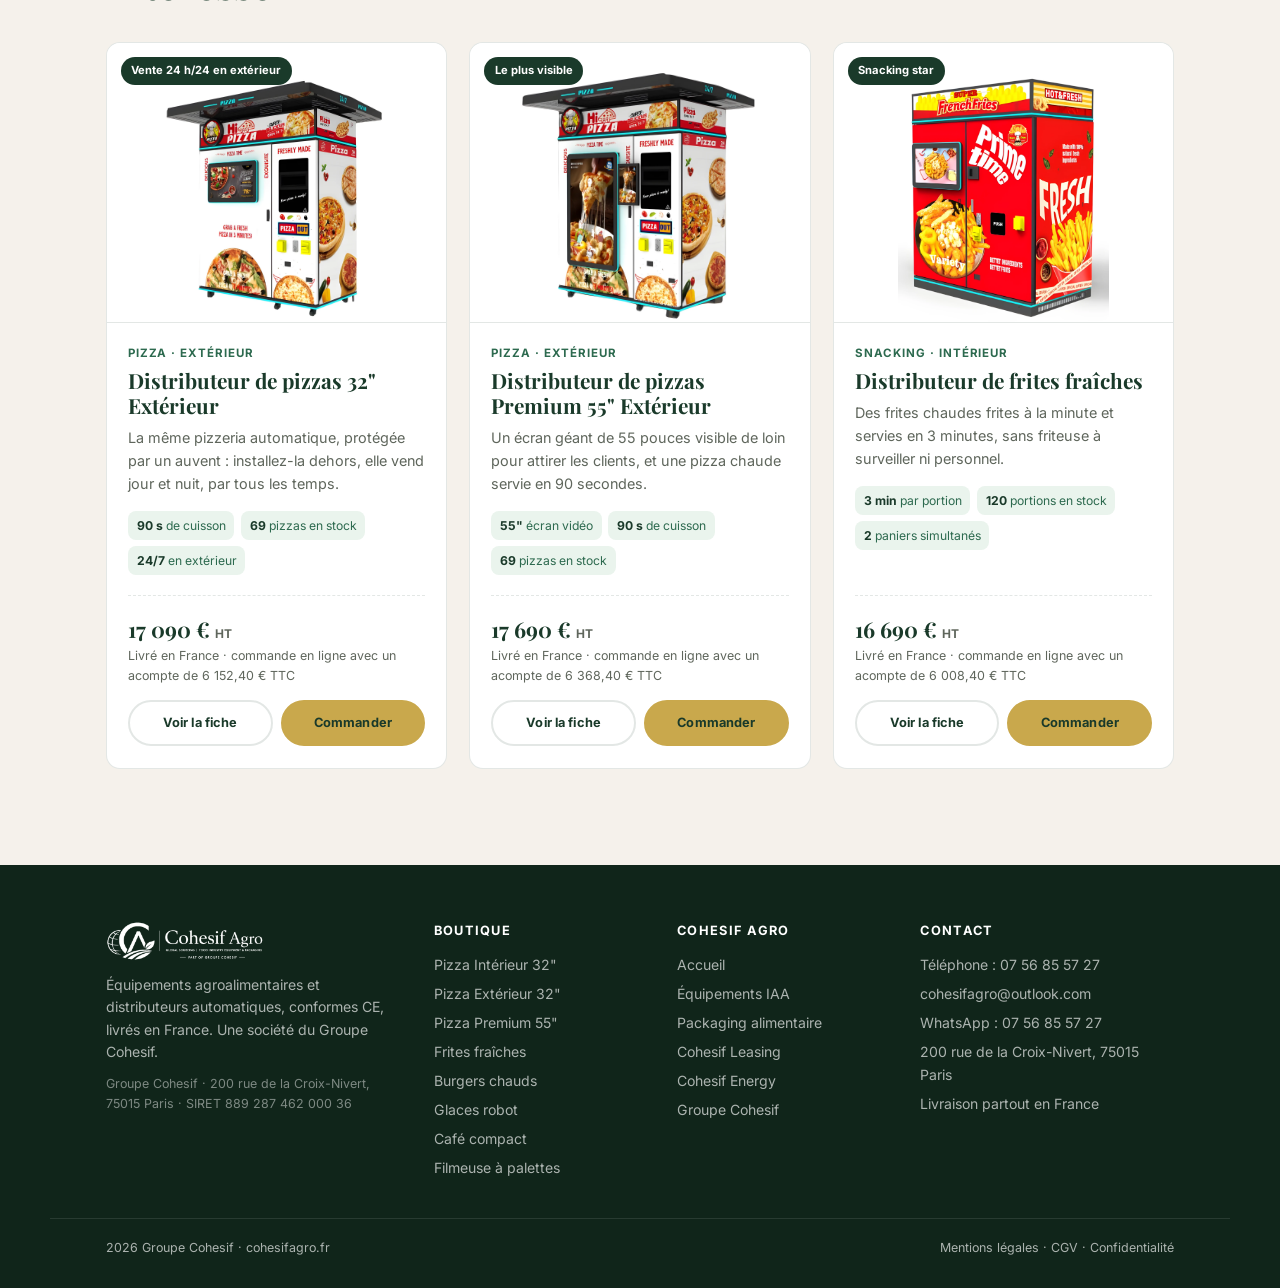
<file: boutique-distributeur-pizza-interieur.html>
<!DOCTYPE html>
<html lang="fr">
<head>
<meta charset="UTF-8"/>
<meta name="viewport" content="width=device-width, initial-scale=1.0"/>
<title>Distributeur automatique de pizza intérieur 32&quot; à vendre | Cohesif Agro</title>
<meta name="description" content="Une pizza chaude et croustillante servie en 90 secondes, 24 h/24, sans personnel. 16 590 € HT livré en France, transport et douane inclus. Conforme CE, garantie 12 mois, achat ou leasing."/>
<meta name="robots" content="index, follow, max-snippet:-1, max-image-preview:large, max-video-preview:-1"/>
<meta name="author" content="Cohesif Agro - Groupe Cohesif"/>
<link rel="canonical" href="https://cohesifagro.fr/boutique-distributeur-pizza-interieur.html"/>
<link rel="alternate" hreflang="fr-FR" href="https://cohesifagro.fr/boutique-distributeur-pizza-interieur.html"/>
<link rel="alternate" hreflang="x-default" href="https://cohesifagro.fr/boutique-distributeur-pizza-interieur.html"/>
<meta name="geo.region" content="FR"/>
<meta name="geo.placename" content="France"/>
<meta property="og:title" content="Distributeur automatique de pizza intérieur 32&quot; à vendre | Cohesif Agro"/>
<meta property="og:description" content="Une pizza chaude et croustillante servie en 90 secondes, 24 h/24, sans personnel. 16 590 € HT livré en France, transport et douane inclus. Conforme CE, garantie 12 mois, achat ou leasing."/>
<meta property="og:url" content="https://cohesifagro.fr/boutique-distributeur-pizza-interieur.html"/>
<meta property="og:type" content="website"/>
<meta property="og:locale" content="fr_FR"/>
<meta property="og:site_name" content="Cohesif Agro"/>
<meta property="og:image" content="https://cohesifagro.fr/img/boutique/pizza-interieur.webp"/>
<meta property="og:image:alt" content="Distributeur de pizzas 32&quot; Intérieur"/>
<meta name="twitter:card" content="summary_large_image"/>
<meta name="twitter:title" content="Distributeur automatique de pizza intérieur 32&quot; à vendre | Cohesif Agro"/>
<meta name="twitter:description" content="Une pizza chaude et croustillante servie en 90 secondes, 24 h/24, sans personnel. 16 590 € HT livré en France, transport et douane inclus. Conforme CE, garantie 12 mois, achat ou leasing."/>
<meta name="twitter:image" content="https://cohesifagro.fr/img/boutique/pizza-interieur.webp"/>
<meta name="theme-color" content="#1A3A2A"/>
<link rel="icon" href="favicon.svg?v=2" type="image/svg+xml"/>
<link rel="icon" type="image/png" sizes="32x32" href="img/brand/icon-32.png?v=2"/>
<link rel="apple-touch-icon" sizes="180x180" href="apple-touch-icon.png?v=2"/>
<link rel="manifest" href="site.webmanifest"/>
<link rel="preload" as="image" href="img/boutique/pizza-interieur.webp" fetchpriority="high"/>
<link rel="preconnect" href="https://fonts.googleapis.com"/>
<link rel="preconnect" href="https://fonts.gstatic.com" crossorigin/>
<link href="https://fonts.googleapis.com/css2?family=Playfair+Display:wght@700;900&family=Inter:wght@300;400;500;600;700&display=swap" rel="stylesheet"/>
<link rel="stylesheet" href="boutique.css?v=ce3197e2"/>
<script type="application/ld+json">{"@context": "https://schema.org", "@graph": [{"@type": "Organization", "@id": "https://cohesifagro.fr/#organization", "name": "Cohesif Agro", "alternateName": "Cohésif Agro", "url": "https://cohesifagro.fr/", "logo": "https://cohesifagro.fr/img/brand/logo-cohesif-agro-512.png", "image": "https://cohesifagro.fr/img/brand/og-cohesif-agro.jpg", "email": "cohesifagro@outlook.com", "telephone": "+33756855727", "address": {"@type": "PostalAddress", "streetAddress": "200 rue de la Croix-Nivert", "addressLocality": "Paris", "postalCode": "75015", "addressRegion": "Île-de-France", "addressCountry": "FR"}, "areaServed": [{"@type": "Country", "name": "France"}, {"@type": "AdministrativeArea", "name": "Île-de-France"}, {"@type": "AdministrativeArea", "name": "Auvergne-Rhône-Alpes"}, {"@type": "AdministrativeArea", "name": "Provence-Alpes-Côte d'Azur"}, {"@type": "AdministrativeArea", "name": "Occitanie"}, {"@type": "AdministrativeArea", "name": "Nouvelle-Aquitaine"}, {"@type": "AdministrativeArea", "name": "Hauts-de-France"}, {"@type": "AdministrativeArea", "name": "Grand Est"}, {"@type": "AdministrativeArea", "name": "Pays de la Loire"}, {"@type": "AdministrativeArea", "name": "Bretagne"}, {"@type": "AdministrativeArea", "name": "Normandie"}, {"@type": "AdministrativeArea", "name": "Bourgogne-Franche-Comté"}, {"@type": "AdministrativeArea", "name": "Centre-Val de Loire"}, {"@type": "AdministrativeArea", "name": "Corse"}], "contactPoint": {"@type": "ContactPoint", "telephone": "+33756855727", "email": "cohesifagro@outlook.com", "contactType": "sales", "areaServed": "FR", "availableLanguage": ["French", "English"]}, "parentOrganization": {"@type": "Organization", "name": "Groupe Cohesif", "url": "https://www.groupecohesif.fr"}, "sameAs": ["https://www.linkedin.com/company/cohesifpartners/", "https://www.groupecohesif.fr"]}, {"@type": "Product", "name": "Distributeur de pizzas 32\" Intérieur", "sku": "CA-PZ-32I", "description": "Une pizza chaude et croustillante servie en 90 secondes, 24 h/24, sans personnel.", "image": ["https://cohesifagro.fr/img/boutique/pizza-interieur.webp", "https://cohesifagro.fr/img/boutique/pizza-v-interieur-32.webp", "https://cohesifagro.fr/img/boutique/pizza-detail-1.webp", "https://cohesifagro.fr/img/boutique/pizza-detail-2.webp", "https://cohesifagro.fr/img/boutique/pizza-detail-3.webp", "https://cohesifagro.fr/img/boutique/pizza-boites.webp", "https://cohesifagro.fr/img/boutique/caisse-bois.webp"], "category": "Distributeur automatique", "brand": {"@type": "Brand", "name": "Cohesif Agro"}, "url": "https://cohesifagro.fr/boutique-distributeur-pizza-interieur.html", "mpn": "CA-PZ-32I", "audience": {"@type": "BusinessAudience", "audienceType": "Professionnels et entrepreneurs"}, "additionalProperty": [{"@type": "PropertyValue", "name": "Dimensions", "value": "L 1790 × l 974 × H 2275 mm"}, {"@type": "PropertyValue", "name": "Poids", "value": "650 kg"}, {"@type": "PropertyValue", "name": "Puissance", "value": "8 700 W"}, {"@type": "PropertyValue", "name": "Alimentation", "value": "220 V / 380 V"}, {"@type": "PropertyValue", "name": "Capacité", "value": "69 pizzas"}, {"@type": "PropertyValue", "name": "Taille des pizzas", "value": "12 pouces (≈ 30 cm)"}, {"@type": "PropertyValue", "name": "Température de stockage", "value": "-10 °C"}, {"@type": "PropertyValue", "name": "Température du four", "value": "Jusqu'à 350 °C"}, {"@type": "PropertyValue", "name": "Temps de cuisson", "value": "≈ 90 secondes"}, {"@type": "PropertyValue", "name": "Écran", "value": "Tactile 32 pouces"}, {"@type": "PropertyValue", "name": "Sécurité", "value": "Trappe de sortie anti-pincement"}, {"@type": "PropertyValue", "name": "Gestion", "value": "Application mobile de gestion à distance"}, {"@type": "PropertyValue", "name": "Paiement", "value": "Carte bancaire, billets, pièces (en option)"}, {"@type": "PropertyValue", "name": "Structure", "value": "Tôle d'acier galvanisé"}], "offers": {"@type": "Offer", "price": 16590, "priceCurrency": "EUR", "url": "https://cohesifagro.fr/boutique-distributeur-pizza-interieur.html", "availability": "https://schema.org/PreOrder", "itemCondition": "https://schema.org/NewCondition", "priceSpecification": {"@type": "UnitPriceSpecification", "price": 16590, "priceCurrency": "EUR", "valueAddedTaxIncluded": false}, "shippingDetails": {"@type": "OfferShippingDetails", "shippingRate": {"@type": "MonetaryAmount", "value": 0, "currency": "EUR"}, "shippingDestination": {"@type": "DefinedRegion", "addressCountry": "FR"}}, "seller": {"@id": "https://cohesifagro.fr/#organization"}}}, {"@type": "BreadcrumbList", "itemListElement": [{"@type": "ListItem", "position": 1, "name": "Accueil", "item": "https://cohesifagro.fr/"}, {"@type": "ListItem", "position": 2, "name": "Boutique", "item": "https://cohesifagro.fr/boutique.html"}, {"@type": "ListItem", "position": 3, "name": "Distributeur de pizzas 32\" Intérieur", "item": "https://cohesifagro.fr/boutique-distributeur-pizza-interieur.html"}]}]}</script>
</head>
<body>
<div class="bq-top">
  <span>Livraison partout en France</span><span class="bq-top-sep">·</span><span>Conformes CE</span><span class="bq-top-sep">·</span><span>Garantie 12 mois</span><span class="bq-top-sep">·</span><span>Paiement sécurisé</span>
</div>
<nav class="bq-nav" aria-label="Navigation principale">
  <a href="index.html" class="bq-logo"><img src="img/boutique/logo-cohesif-agro-trim.webp" alt="Cohesif Agro" width="520" height="133"/></a>
  <ul class="bq-links">
    <li><a href="boutique.html#machines">Les machines</a></li>
    <li><a href="boutique.html#equipements">Équipements pro</a></li>
    <li><a href="boutique.html#rentabilite">Rentabilité</a></li>
    <li><a href="boutique.html#financement">Financement</a></li>
    <li><a href="boutique.html#faq">Questions</a></li>
    <li><a href="index.html">Cohesif Agro</a></li>
  </ul>
  <div class="bq-nav-r">
    <a href="tel:+33756855727" class="bq-call" aria-label="Appeler un conseiller au 07 56 85 57 27"><svg viewBox="0 0 24 24" aria-hidden="true"><path d="M5 3h4l2 5-2.5 1.5a11 11 0 0 0 6 6L16 13l5 2v4a2 2 0 0 1-2 2A17 17 0 0 1 3 5a2 2 0 0 1 2-2z"/></svg><span>07 56 85 57 27</span></a>
    <a href="#devis" class="bq-btn bq-btn-sm">Demander un devis</a>
    <button class="bq-burger" id="bqBurger" aria-label="Ouvrir le menu" aria-expanded="false"><span></span><span></span><span></span></button>
  </div>
</nav>
<div class="bq-mmenu" id="bqMenu">
  <a href="boutique.html#machines">Les machines</a>
  <a href="boutique.html#equipements">Équipements pro</a>
  <a href="boutique.html#rentabilite">Rentabilité</a>
  <a href="boutique.html#financement">Financement</a>
  <a href="boutique.html#faq">Questions</a>
  <a href="boutique.html#france">Livraison en France</a>
  <a href="index.html">Cohesif Agro</a>
  <a href="tel:+33756855727">Appeler un conseiller : 07 56 85 57 27</a>
  <a href="#devis" class="bq-btn">Demander un devis</a>
</div>

<main class="bq-fiche">
  <div class="bq-in">
    <nav class="bq-crumb" aria-label="Fil d'Ariane"><a href="index.html">Accueil</a> › <a href="boutique.html">Boutique</a> › <span>Pizza Intérieur 32&quot;</span></nav>
  </div>
  <section class="bq-in bq-prod">
    <div class="bq-gal">
      <div class="bq-gal-main"><span class="bq-badge">Idéal pour démarrer</span><img src="img/boutique/pizza-interieur.webp" alt="Distributeur de pizzas 32&quot; Intérieur" id="bqMainImg"/></div>
      <div class="bq-thumbs"><button class="bq-thumb is-on" data-src="img/boutique/pizza-interieur.webp" aria-label="Photo 1"><img src="img/boutique/pizza-interieur.webp" alt="" loading="lazy"/></button><button class="bq-thumb" data-src="img/boutique/pizza-v-interieur-32.webp" aria-label="Photo 2"><img src="img/boutique/pizza-v-interieur-32.webp" alt="" loading="lazy"/></button><button class="bq-thumb" data-src="img/boutique/pizza-detail-1.webp" aria-label="Photo 3"><img src="img/boutique/pizza-detail-1.webp" alt="" loading="lazy"/></button><button class="bq-thumb" data-src="img/boutique/pizza-detail-2.webp" aria-label="Photo 4"><img src="img/boutique/pizza-detail-2.webp" alt="" loading="lazy"/></button><button class="bq-thumb" data-src="img/boutique/pizza-detail-3.webp" aria-label="Photo 5"><img src="img/boutique/pizza-detail-3.webp" alt="" loading="lazy"/></button><button class="bq-thumb" data-src="img/boutique/pizza-boites.webp" aria-label="Photo 6"><img src="img/boutique/pizza-boites.webp" alt="" loading="lazy"/></button><button class="bq-thumb" data-src="img/boutique/caisse-bois.webp" aria-label="Photo 7"><img src="img/boutique/caisse-bois.webp" alt="" loading="lazy"/></button></div>
      <p class="bq-gal-note">Habillage personnalisable à vos couleurs.</p>
    </div>
    <div class="bq-info">
      <p class="bq-card-cat">Pizza · Intérieur · Réf. CA-PZ-32I</p>
      <h1>Distributeur de pizzas 32&quot; Intérieur</h1>
      
      <p class="bq-acc">Une pizza chaude et croustillante servie en 90 secondes, 24 h/24, sans personnel.</p>
      <div class="bq-kpis"><div><b>90 s</b><span>de cuisson</span></div><div><b>69</b><span>pizzas en stock</span></div><div><b>32&quot;</b><span>écran tactile</span></div><div><b>350 °C</b><span>four</span></div></div>
      <div class="bq-buy">
        <div class="bq-px bq-px-lg"><span class="px-val">16 590 € <small>HT</small></span><span class="px-sub">Livré en France · commande en ligne avec un acompte de 5 972,40 € TTC</span></div>
        <dl class="bq-acpt" id="commander">
          <div><dt>Prix de la machine HT</dt><dd>16 590,00 €</dd></div>
          <div><dt>TVA 20 %</dt><dd>3 318,00 €</dd></div>
          <div><dt>Total TTC, livraison en France incluse</dt><dd>19 908,00 €</dd></div>
          <div class="is-ac"><dt>À payer aujourd'hui : acompte 30 %</dt><dd>5 972,40 € TTC</dd></div>
          <div><dt>Solde par virement, avant l'expédition</dt><dd>13 935,60 € TTC</dd></div>
        </dl>
        <a href="https://buy.stripe.com/cNi6oJezgb0gejmcf7aVa0L" class="bq-btn bq-btn-lg bq-btn-full bq-btn-buy" rel="noopener">Commander maintenant<small>Acompte de 5 972,40 € TTC par carte</small></a>
        <p class="bq-pay-note"><svg viewBox="0 0 24 24" aria-hidden="true"><rect x="5" y="11" width="14" height="10" rx="2"/><path d="M8 11V7a4 4 0 0 1 8 0v4M12 15v2"/></svg><span>Paiement sécurisé par Stripe · facture d'acompte par email. Commande non confirmée sous 48 h : acompte remboursé en totalité. <a href="cgv.html#vente-en-ligne">Voir les CGV</a></span></p>
        <a href="#devis" class="bq-link-devis">Une question, des options ou un leasing ? Demander un devis gratuit</a>
        <div class="bq-buy-2">
          <a href="https://wa.me/33756855727?text=Bonjour%2C%20je%20souhaite%20commander%20le%20%C2%AB%20Distributeur%20de%20pizzas%2032%22%20Int%C3%A9rieur%20%C2%BB%20%2816%20590%20%E2%82%AC%20HT%29." class="bq-btn bq-btn-lg bq-btn-wa" target="_blank" rel="noopener">WhatsApp</a>
          <a href="tel:+33756855727" class="bq-btn bq-btn-lg bq-btn-ghost">Appeler</a>
        </div>
        <ul class="bq-reass"><li>Conforme CE, déclaration UE de conformité fournie</li><li>Prix tout compris : transport et dédouanement inclus</li><li>Garantie 12 mois, SAV et pièces assurés par Cohesif Agro</li><li>Acompte de 30 % en ligne, paiement sécurisé Stripe</li><li>Commande non confirmée : acompte remboursé en totalité</li><li>Livraison partout en France en 2 à 3 mois</li><li>Achat comptant ou leasing avec Cohesif Leasing</li></ul>
      </div>
    </div>
  </section>

  <section class="bq-sec">
    <div class="bq-in">
      <div class="bq-sec-head"><p class="bq-kicker">Pourquoi cette machine</p><h2>Ce qui la rend rentable</h2></div>
      <div class="bq-pts"><div class="bq-pt"><h3>Cuisson express</h3><p>Four double mode (micro-ondes + four jusqu&#x27;à 350 °C) : une pizza de 30 cm dorée et croustillante en 90 secondes environ.</p></div><div class="bq-pt"><h3>69 pizzas prêtes à vendre</h3><p>Les pizzas sont stockées au froid dans la machine. Vous remplissez, elle vend.</p></div><div class="bq-pt"><h3>Le client fait tout seul</h3><p>Il choisit sur l&#x27;écran tactile 32&quot;, paie et récupère sa pizza chaude. Aucun salarié nécessaire.</p></div><div class="bq-pt"><h3>Vos ventes sur votre téléphone</h3><p>Application de gestion à distance : chiffre d&#x27;affaires, stocks, alertes en cas de panne ou de rupture.</p></div><div class="bq-pt"><h3>Sûr et propre</h3><p>Trappe de sortie anti-pincement et système d&#x27;extraction avec désodorisation de l&#x27;air.</p></div><div class="bq-pt"><h3>Construit pour durer</h3><p>Carrosserie en tôle d&#x27;acier galvanisé anti-corrosion, module de transmission importé d&#x27;Europe.</p></div></div>
    </div>
  </section>

  <section class="bq-sec bq-where">
    <div class="bq-in bq-where-grid">
      <div class="bq-where-card">
        <h2>Idéale pour</h2>
        <ul class="bq-tags"><li>Centres commerciaux</li><li>Gares et aéroports</li><li>Campus et écoles</li><li>Hôpitaux</li><li>Halls d&#x27;entreprise</li></ul>
      </div>
      <div class="bq-where-card">
        <h2>À prévoir pour l'installer</h2>
        <ul class="bq-checks"><li>Une surface au sol d&#x27;environ 1,8 × 1 m, plus l&#x27;espace d&#x27;accès client</li><li>Une alimentation électrique adaptée à 8,7 kW (220 V ou 380 V)</li><li>Un sol capable de supporter 650 kg</li><li>Un fournisseur de pizzas 30 cm (nous pouvons vous orienter)</li></ul>
      </div>
    </div>
  </section>

  <section class="bq-sec">
    <div class="bq-in bq-spec-wrap">
      <div class="bq-sec-head"><p class="bq-kicker">Fiche technique</p><h2>Caractéristiques</h2></div>
      <table class="bq-specs"><tbody><tr><th>Dimensions</th><td>L 1790 × l 974 × H 2275 mm</td></tr><tr><th>Poids</th><td>650 kg</td></tr><tr><th>Puissance</th><td>8 700 W</td></tr><tr><th>Alimentation</th><td>220 V / 380 V</td></tr><tr><th>Capacité</th><td>69 pizzas</td></tr><tr><th>Taille des pizzas</th><td>12 pouces (≈ 30 cm)</td></tr><tr><th>Température de stockage</th><td>-10 °C</td></tr><tr><th>Température du four</th><td>Jusqu&#x27;à 350 °C</td></tr><tr><th>Temps de cuisson</th><td>≈ 90 secondes</td></tr><tr><th>Écran</th><td>Tactile 32 pouces</td></tr><tr><th>Sécurité</th><td>Trappe de sortie anti-pincement</td></tr><tr><th>Gestion</th><td>Application mobile de gestion à distance</td></tr><tr><th>Paiement</th><td>Carte bancaire, billets, pièces (en option)</td></tr><tr><th>Structure</th><td>Tôle d&#x27;acier galvanisé</td></tr></tbody></table>
    </div>
  </section>

  <section class="bq-sec">
    <div class="bq-in bq-spec-wrap">
      <div class="bq-sec-head"><p class="bq-kicker">Options et accessoires</p><h2>Composez votre machine</h2><p>Choisissez les moyens de paiement adaptés à votre emplacement : la carte bancaire est conseillée partout, les espèces sont utiles en extérieur et dans les lieux de loisirs. Le pack complet (carte, billets, pièces et rendeur) revient à 1 290 € HT. Les options s'ajoutent à la facture de solde : vous les choisissez avec le conseiller qui vous appelle après la commande.</p></div>
      <table class="bq-specs"><tbody><tr><th>Lecteur carte bancaire et sans contact</th><td>710 € HT</td></tr><tr><th>Lecteur de billets</th><td>320 € HT</td></tr><tr><th>Monnayeur pièces</th><td>50 € HT</td></tr><tr><th>Rendeur de monnaie</th><td>210 € HT</td></tr><tr><th>Kit de démarrage : 100 boîtes à pizza + 100 plaques de cuisson</th><td>80 € HT</td></tr><tr><th>Plateforme de gestion à distance</th><td>Offerte la 1re année, puis 50 € ht/an</td></tr></tbody></table>
    </div>
  </section><section class="bq-sec bq-sav" id="sav">
    <div class="bq-in">
      <div class="bq-sec-head">
        <p class="bq-kicker">Achat en toute confiance</p>
        <h2>Vous achetez une machine. <span class="bq-accent">Nous restons à vos côtés.</span></h2>
        <p>Cohesif Agro est une société française du Groupe Cohesif, basée à Paris. De la commande à la première vente, puis pendant toute la vie de la machine, vous avez un seul interlocuteur, qui parle votre langue et décroche le téléphone.</p>
      </div>
      <div class="bq-sav-grid"><div class="bq-sav-it"><span class="bq-ico"><svg viewBox="0 0 24 24" aria-hidden="true"><path d="M12 3l8 3v6c0 4.5-3.4 8.3-8 9-4.6-.7-8-4.5-8-9V6l8-3z"/><path d="M8.5 12l2.5 2.5 4.5-5"/></svg></span><h3>Garantie 12 mois</h3><p>Pièces garanties 12 mois. En cas de souci, un seul numéro : le nôtre, pas un fournisseur à l&#x27;autre bout du monde.</p></div><div class="bq-sav-it"><span class="bq-ico"><svg viewBox="0 0 24 24" aria-hidden="true"><path d="M3 6h11v10H3zM14 9h4l3 3v4h-7"/><circle cx="7" cy="17.5" r="1.8"/><circle cx="17" cy="17.5" r="1.8"/></svg></span><h3>Livrée jusqu&#x27;à chez vous</h3><p>Transport, dédouanement et livraison inclus dans le prix. La machine voyage en caisse bois renforcée et elle est contrôlée à l&#x27;arrivée.</p></div><div class="bq-sav-it"><span class="bq-ico"><svg viewBox="0 0 24 24" aria-hidden="true"><rect x="5" y="11" width="14" height="10" rx="2"/><path d="M8 11V7a4 4 0 0 1 8 0v4M12 15v2"/></svg></span><h3>Paiement sécurisé</h3><p>Acompte de 30 % par carte via Stripe, solde par virement avant l&#x27;expédition. Si nous ne pouvons pas confirmer votre commande, l&#x27;acompte est remboursé en totalité.</p></div><div class="bq-sav-it"><span class="bq-ico"><svg viewBox="0 0 24 24" aria-hidden="true"><circle cx="12" cy="8" r="4"/><path d="M4 21c1.5-4 4.5-6 8-6s6.5 2 8 6"/></svg></span><h3>Démarrage accompagné</h3><p>Chargement des produits, réglages, application de gestion : nous vous guidons pas à pas jusqu&#x27;à vos premières ventes.</p></div><div class="bq-sav-it"><span class="bq-ico"><svg viewBox="0 0 24 24" aria-hidden="true"><circle cx="12" cy="12" r="3"/><path d="M12 2v3M12 19v3M4.2 4.2l2.1 2.1M17.7 17.7l2.1 2.1M2 12h3M19 12h3M4.2 19.8l2.1-2.1M17.7 6.3l2.1-2.1"/></svg></span><h3>Pièces détachées</h3><p>Pièces de rechange disponibles pendant et après la garantie, expédiées sur simple demande.</p></div><div class="bq-sav-it"><span class="bq-ico"><svg viewBox="0 0 24 24" aria-hidden="true"><path d="M5 3h4l2 5-2.5 1.5a11 11 0 0 0 6 6L16 13l5 2v4a2 2 0 0 1-2 2A17 17 0 0 1 3 5a2 2 0 0 1 2-2z"/></svg></span><h3>Assistance réactive</h3><p>Une question, une panne ? Téléphone, email ou WhatsApp : un conseiller vous répond en jours ouvrés.</p></div></div>
      <div class="bq-sav-cta">
        <div><b>Un interlocuteur unique, avant et après l'achat.</b><span>Du lundi au vendredi, de 8 h à 18 h.</span></div>
        <div class="bq-sav-btns">
          <a href="tel:+33756855727" class="bq-btn bq-btn-lg bq-btn-light"><svg viewBox="0 0 24 24" aria-hidden="true"><path d="M5 3h4l2 5-2.5 1.5a11 11 0 0 0 6 6L16 13l5 2v4a2 2 0 0 1-2 2A17 17 0 0 1 3 5a2 2 0 0 1 2-2z"/></svg> 07 56 85 57 27</a>
          <a href="https://wa.me/33756855727?text=Bonjour%2C%20j%27ai%20une%20question%20sur%20la%20%C2%AB%20Distributeur%20de%20pizzas%2032%22%20Int%C3%A9rieur%20%C2%BB." class="bq-btn bq-btn-lg bq-btn-wa" target="_blank" rel="noopener">WhatsApp</a>
        </div>
      </div>
    </div>
  </section>

  <section class="bq-sec bq-gamme">
  <div class="bq-in">
    <div class="bq-sec-head">
      <p class="bq-kicker">Toute la gamme pizza</p>
      <h2>6 versions pour s'adapter à votre emplacement</h2>
      <p>Même cuisson en 90 secondes et même capacité de 69 pizzas. Seuls l'habillage et les écrans changent. Prix HT livré en France.</p>
    </div>
    <div class="bq-gamme-grid">
      <figure><img src="img/boutique/pizza-v-interieur-32.webp" alt="Distributeur de pizzas Intérieur, Écran tactile 32&quot;" loading="lazy"/><figcaption><b>Intérieur</b>Écran tactile 32&quot;<br/><strong>16 590 € HT</strong></figcaption></figure><figure><img src="img/boutique/pizza-exterieur.webp" alt="Distributeur de pizzas Extérieur avec auvent, Écran tactile 32&quot;" loading="lazy"/><figcaption><b>Extérieur avec auvent</b>Écran tactile 32&quot;<br/><strong>17 090 € HT</strong></figcaption></figure><figure><img src="img/boutique/pizza-v-kiosque-32.webp" alt="Distributeur de pizzas Kiosque extérieur, Écran tactile 32&quot;" loading="lazy"/><figcaption><b>Kiosque extérieur</b>Écran tactile 32&quot;<br/><strong>19 590 € HT</strong></figcaption></figure><figure><img src="img/boutique/pizza-v-interieur-55.webp" alt="Distributeur de pizzas Intérieur, Écran tactile 55&quot;" loading="lazy"/><figcaption><b>Intérieur</b>Écran tactile 55&quot;<br/><strong>17 290 € HT</strong></figcaption></figure><figure><img src="img/boutique/pizza-v-kiosque-55.webp" alt="Distributeur de pizzas Kiosque extérieur, Écran tactile 55&quot;" loading="lazy"/><figcaption><b>Kiosque extérieur</b>Écran tactile 55&quot;<br/><strong>20 190 € HT</strong></figcaption></figure><figure><img src="img/boutique/pizza-premium.webp" alt="Distributeur de pizzas Extérieur avec auvent, Écran 55&quot; + tactile 18,5&quot;" loading="lazy"/><figcaption><b>Extérieur avec auvent</b>Écran 55&quot; + tactile 18,5&quot;<br/><strong>17 690 € HT</strong></figcaption></figure>
    </div>
  </div>
</section>

  <section class="bq-sec bq-faq">
    <div class="bq-in bq-faq-in">
      <div class="bq-sec-head"><p class="bq-kicker">Questions fréquentes</p><h2>Avant de commander</h2></div>
      <details class="bq-faq-it"><summary>Que comprend le prix affiché ?</summary><p>Les prix sont indiqués hors taxes, machine livrée chez vous en France : caisse de transport, fret, dédouanement et livraison compris. Le système de paiement (carte bancaire, billets, pièces) est en option, à choisir selon votre emplacement. Pour les machines sans prix affiché, nous vous envoyons un devis tout compris sous 48 h.</p></details><details class="bq-faq-it"><summary>Comment se passe le paiement ?</summary><p>Vous commandez en ligne en réglant un acompte de 30 % par carte bancaire, sur la plateforme sécurisée Stripe : nous n&#x27;avons jamais accès à votre numéro de carte. La facture d&#x27;acompte vous est envoyée automatiquement. Un conseiller vous appelle sous 48 h pour confirmer la commande et la date de livraison. Le solde est réglé par virement avant l&#x27;expédition. Si nous ne pouvons pas confirmer la commande, l&#x27;acompte est remboursé en totalité. Vous préférez un leasing ou parler d&#x27;abord à un conseiller ? Demandez un devis gratuit.</p></details><details class="bq-faq-it"><summary>Que se passe-t-il en cas de panne ?</summary><p>Vous appelez Cohesif Agro, votre interlocuteur en France. La machine est garantie 12 mois pièces : nous diagnostiquons la panne avec vous, souvent à distance grâce à la plateforme connectée, et nous vous envoyons la pièce de rechange. Après la garantie, les pièces détachées restent disponibles sur commande.</p></details><details class="bq-faq-it"><summary>Quel est le délai de livraison ?</summary><p>Pour un distributeur, comptez 2 à 3 mois entre la commande et la livraison sur site : environ 6 à 7 semaines de fabrication, puis le transport maritime et le dédouanement. Le planning précis figure dans votre devis.</p></details><details class="bq-faq-it"><summary>Livrez-vous partout en France ?</summary><p>Oui. Nous livrons et accompagnons nos clients partout en France : Paris et l&#x27;Île-de-France, Lyon, Marseille, Toulouse, Bordeaux, Lille, Nantes, Strasbourg, Nice, Montpellier, Rennes et toutes les autres villes. Le transport jusqu&#x27;à votre adresse est inclus dans le prix.</p></details><details class="bq-faq-it"><summary>Puis-je payer en plusieurs fois ?</summary><p>Oui. Avec Cohesif Leasing, la société de financement du Groupe Cohesif, vous payez une mensualité fixe et la machine commence à rapporter dès son installation. Indiquez « Leasing » dans votre demande.</p></details><details class="bq-faq-it"><summary>Qui est Cohesif Agro ?</summary><p>Cohesif Agro est une société française du Groupe Cohesif, basée au 200 rue de la Croix-Nivert à Paris (SIRET 889 287 462 000 36). Nous sélectionnons des équipements agroalimentaires et des distributeurs automatiques, et nous gérons pour vous l&#x27;importation, la conformité, la livraison et le service après-vente.</p></details><details class="bq-faq-it"><summary>Où puis-je installer un distributeur ?</summary><p>Dans tout lieu de passage : centre commercial, parking, station-service, entreprise, gare, campus, devant votre commerce… Sur un terrain privé, il suffit de l&#x27;accord du propriétaire. Sur la voie publique, une autorisation d&#x27;occupation doit être demandée à la mairie. Nous vous aidons à choisir la bonne machine selon l&#x27;emplacement.</p></details>
    </div>
  </section>

  <section class="bq-devis" id="devis">
  <div class="bq-in bq-devis-grid">
    <div class="bq-devis-txt">
      <p class="bq-kicker">Commande et devis gratuits</p>
      <h2>Commander votre distributeur de pizzas 32" Intérieur</h2>
      <p>Choisissez votre machine et dites-nous où vous voulez l'installer. Un conseiller vous rappelle sous 48 h pour valider avec vous les options, le financement et la date de livraison. <strong>Cette demande est gratuite et sans engagement.</strong></p>
      <ul class="bq-checks">
        <li>Vous préférez commander directement ? Acompte de 30 % en ligne sur la fiche de chaque machine</li>
        <li>Facture au nom de votre société, TVA récupérable</li>
        <li>Un conseiller unique en France, avant et après la livraison</li>
        <li>Conseil gratuit sur l'emplacement et la rentabilité</li>
      </ul>
      <a class="bq-wa-inline" href="https://wa.me/33756855727?text=Bonjour%2C%20je%20souhaite%20commander%20le%20%C2%AB%20Distributeur%20de%20pizzas%2032%22%20Int%C3%A9rieur%20%C2%BB%20%2816%20590%20%E2%82%AC%20HT%29." target="_blank" rel="noopener">
        <svg viewBox="0 0 24 24" aria-hidden="true"><path d="M12.05 2a9.9 9.9 0 0 0-8.5 14.95L2 22l5.2-1.5A9.9 9.9 0 1 0 12.05 2zm5.8 14.1c-.25.7-1.45 1.33-2 1.4-.52.08-1.17.11-1.88-.12-.43-.13-.99-.32-1.7-.62-3-1.3-4.94-4.3-5.1-4.5-.14-.2-1.2-1.6-1.2-3.07s.76-2.18 1.04-2.48c.27-.3.6-.37.8-.37h.57c.18 0 .43-.07.67.5.25.6.84 2.06.92 2.2.07.15.12.33.02.52-.1.2-.15.32-.3.5-.14.17-.3.38-.44.52-.15.15-.3.3-.13.6.17.3.77 1.27 1.65 2.05 1.14 1.01 2.1 1.33 2.4 1.48.3.15.47.12.64-.07.18-.2.75-.87.94-1.17.2-.3.4-.25.67-.15.27.1 1.73.82 2.03.97.3.15.5.22.57.35.07.12.07.7-.18 1.4z"/></svg>
        Ou écrivez-nous sur WhatsApp
      </a>
    </div>
    <form class="bq-form" action="https://formspree.io/f/mzdnndna" method="POST" data-bq-form>
      <input type="hidden" name="_subject" value="Cohesif Agro · Commande / devis pizza intérieur 32&quot;"/>
      <input type="hidden" name="source" value="Boutique Cohesif Agro"/>
      <input type="text" name="_gotcha" class="bq-hp" tabindex="-1" autocomplete="off" aria-hidden="true"/>
      <div class="bq-frow">
        <label>Nom et prénom<input type="text" name="nom" required autocomplete="name"/></label>
        <label>Société <span>(facultatif)</span><input type="text" name="societe" autocomplete="organization"/></label>
      </div>
      <div class="bq-frow">
        <label>Email<input type="email" name="email" required autocomplete="email"/></label>
        <label>Téléphone<input type="tel" name="telephone" required autocomplete="tel"/></label>
      </div>
      <label>Votre demande
        <select name="demande" required>
          <option>Je souhaite commander</option>
          <option>Je souhaite un devis</option>
          <option>J'ai une question avant de me décider</option>
        </select>
      </label>
      <label>Machine qui vous intéresse
        <select name="machine" required>
          <option value="">Choisir une machine…</option>
          <option value="Distributeur de pizzas 32&quot; Intérieur" data-slug="boutique-distributeur-pizza-interieur" selected>Distributeur de pizzas 32&quot; Intérieur</option><option value="Distributeur de pizzas 32&quot; Extérieur" data-slug="boutique-distributeur-pizza-exterieur">Distributeur de pizzas 32&quot; Extérieur</option><option value="Distributeur de pizzas Premium 55&quot; Extérieur" data-slug="boutique-distributeur-pizza-premium-55">Distributeur de pizzas Premium 55&quot; Extérieur</option><option value="Distributeur de frites fraîches" data-slug="boutique-distributeur-frites">Distributeur de frites fraîches</option><option value="Distributeur de burgers chauds" data-slug="boutique-distributeur-burgers">Distributeur de burgers chauds</option><option value="Distributeur de glaces à l&#x27;italienne avec robot" data-slug="boutique-distributeur-glaces-robot">Distributeur de glaces à l&#x27;italienne avec robot</option><option value="Distributeur de café compact" data-slug="boutique-distributeur-cafe-compact">Distributeur de café compact</option><option value="Filmeuse à palettes à plateau tournant Ø 1650" data-slug="boutique-filmeuse-palettes">Filmeuse à palettes à plateau tournant Ø 1650</option>
          <option value="Plusieurs machines / je ne sais pas encore">Plusieurs machines / je ne sais pas encore</option>
        </select>
      </label>
      <div class="bq-frow">
        <label>Emplacement prévu
          <select name="emplacement">
            <option value="">Sélectionner…</option>
            <option>Centre commercial / galerie</option>
            <option>Parking / station-service</option>
            <option>Entreprise / zone d'activité</option>
            <option>Gare, campus, hôpital</option>
            <option>Devant mon commerce</option>
            <option>Lieu de loisirs / tourisme</option>
            <option>Usine / entrepôt / atelier</option>
            <option>Pas encore trouvé</option>
          </select>
        </label>
        <label>Financement
          <select name="financement">
            <option value="">Sélectionner…</option>
            <option>Achat comptant</option>
            <option>Leasing (paiement mensuel)</option>
            <option>Je souhaite comparer les deux</option>
          </select>
        </label>
      </div>
      <label>Votre projet <span>(facultatif)</span><textarea name="message" rows="3" placeholder="Nombre de machines, ville, date souhaitée…"></textarea></label>
      <button type="submit" class="bq-btn bq-btn-lg">Envoyer ma demande</button>
      <p class="bq-form-note">Sans engagement. Vos données servent uniquement à vous répondre. <a href="politique-confidentialite.html">Confidentialité</a></p>
      <div class="bq-form-ok" role="status" hidden>
        <strong>Merci, votre demande est bien envoyée.</strong>
        <span>Un conseiller Cohesif Agro vous rappelle sous 48 h pour confirmer votre commande ou vous envoyer votre devis.</span>
      </div>
    </form>
  </div>
</section>


  <section class="bq-sec bq-alt">
    <div class="bq-in">
      <div class="bq-sec-head"><p class="bq-kicker">Complétez votre offre</p><h2>Ces machines peuvent aussi vous intéresser</h2></div>
      <div class="bq-grid bq-grid-3"><article class="bq-card" data-cat="pizza" data-lieu="exterieur">
  <a href="boutique-distributeur-pizza-exterieur.html" class="bq-card-img">
    <span class="bq-badge">Vente 24 h/24 en extérieur</span>
    <img src="img/boutique/pizza-exterieur.webp" alt="Distributeur de pizzas 32&quot; Extérieur" loading="lazy"/>
  </a>
  <div class="bq-card-body">
    <p class="bq-card-cat">Pizza · Extérieur</p>
    <h3><a href="boutique-distributeur-pizza-exterieur.html">Distributeur de pizzas 32&quot; Extérieur</a></h3>
    <p class="bq-card-acc">La même pizzeria automatique, protégée par un auvent : installez-la dehors, elle vend jour et nuit, par tous les temps.</p>
    <ul class="bq-chips"><li><b>90 s</b> de cuisson</li><li><b>69</b> pizzas en stock</li><li><b>24/7</b> en extérieur</li></ul>
    <div class="bq-card-foot">
      <div class="bq-px"><span class="px-val">17 090 € <small>HT</small></span><span class="px-sub">Livré en France · commande en ligne avec un acompte de 6 152,40 € TTC</span></div>
      <div class="bq-card-btns">
        <a href="boutique-distributeur-pizza-exterieur.html" class="bq-btn bq-btn-ghost">Voir la fiche</a>
        <a href="boutique-distributeur-pizza-exterieur.html#commander" class="bq-btn">Commander</a>
      </div>
    </div>
  </div>
</article><article class="bq-card" data-cat="pizza" data-lieu="exterieur">
  <a href="boutique-distributeur-pizza-premium-55.html" class="bq-card-img">
    <span class="bq-badge">Le plus visible</span>
    <img src="img/boutique/pizza-premium.webp" alt="Distributeur de pizzas Premium 55&quot; Extérieur" loading="lazy"/>
  </a>
  <div class="bq-card-body">
    <p class="bq-card-cat">Pizza · Extérieur</p>
    <h3><a href="boutique-distributeur-pizza-premium-55.html">Distributeur de pizzas Premium 55&quot; Extérieur</a></h3>
    <p class="bq-card-acc">Un écran géant de 55 pouces visible de loin pour attirer les clients, et une pizza chaude servie en 90 secondes.</p>
    <ul class="bq-chips"><li><b>55&quot;</b> écran vidéo</li><li><b>90 s</b> de cuisson</li><li><b>69</b> pizzas en stock</li></ul>
    <div class="bq-card-foot">
      <div class="bq-px"><span class="px-val">17 690 € <small>HT</small></span><span class="px-sub">Livré en France · commande en ligne avec un acompte de 6 368,40 € TTC</span></div>
      <div class="bq-card-btns">
        <a href="boutique-distributeur-pizza-premium-55.html" class="bq-btn bq-btn-ghost">Voir la fiche</a>
        <a href="boutique-distributeur-pizza-premium-55.html#commander" class="bq-btn">Commander</a>
      </div>
    </div>
  </div>
</article><article class="bq-card" data-cat="snacking" data-lieu="interieur">
  <a href="boutique-distributeur-frites.html" class="bq-card-img">
    <span class="bq-badge">Snacking star</span>
    <img src="img/boutique/frites.webp" alt="Distributeur de frites fraîches" loading="lazy"/>
  </a>
  <div class="bq-card-body">
    <p class="bq-card-cat">Snacking · Intérieur</p>
    <h3><a href="boutique-distributeur-frites.html">Distributeur de frites fraîches</a></h3>
    <p class="bq-card-acc">Des frites chaudes frites à la minute et servies en 3 minutes, sans friteuse à surveiller ni personnel.</p>
    <ul class="bq-chips"><li><b>3 min</b> par portion</li><li><b>120</b> portions en stock</li><li><b>2</b> paniers simultanés</li></ul>
    <div class="bq-card-foot">
      <div class="bq-px"><span class="px-val">16 690 € <small>HT</small></span><span class="px-sub">Livré en France · commande en ligne avec un acompte de 6 008,40 € TTC</span></div>
      <div class="bq-card-btns">
        <a href="boutique-distributeur-frites.html" class="bq-btn bq-btn-ghost">Voir la fiche</a>
        <a href="boutique-distributeur-frites.html#commander" class="bq-btn">Commander</a>
      </div>
    </div>
  </div>
</article></div>
    </div>
  </section>
</main>
<div class="bq-sticky">
  <div><b>Pizza Intérieur 32&quot;</b><span>16 590 € HT</span></div>
  <a href="tel:+33756855727" class="bq-btn bq-btn-ghost bq-sticky-call" aria-label="Appeler un conseiller"><svg viewBox="0 0 24 24" aria-hidden="true"><path d="M5 3h4l2 5-2.5 1.5a11 11 0 0 0 6 6L16 13l5 2v4a2 2 0 0 1-2 2A17 17 0 0 1 3 5a2 2 0 0 1 2-2z"/></svg></a>
  <a href="https://buy.stripe.com/cNi6oJezgb0gejmcf7aVa0L" class="bq-btn" rel="noopener">Commander</a>
</div>
<footer class="bq-foot">
  <div class="bq-in bq-foot-grid">
    <div>
      <img src="img/boutique/logo-cohesif-agro-trim.webp" alt="Cohesif Agro" width="520" height="133" class="bq-foot-logo"/>
      <p>Équipements agroalimentaires et distributeurs automatiques, conformes CE, livrés en France. Une société du Groupe Cohesif.</p>
      <p class="bq-foot-id">Groupe Cohesif · 200 rue de la Croix-Nivert, 75015 Paris · SIRET 889 287 462 000 36</p>
    </div>
    <div>
      <h4>Boutique</h4>
      <a href="boutique-distributeur-pizza-interieur.html">Pizza Intérieur 32&quot;</a><a href="boutique-distributeur-pizza-exterieur.html">Pizza Extérieur 32&quot;</a><a href="boutique-distributeur-pizza-premium-55.html">Pizza Premium 55&quot;</a><a href="boutique-distributeur-frites.html">Frites fraîches</a><a href="boutique-distributeur-burgers.html">Burgers chauds</a><a href="boutique-distributeur-glaces-robot.html">Glaces robot</a><a href="boutique-distributeur-cafe-compact.html">Café compact</a><a href="boutique-filmeuse-palettes.html">Filmeuse à palettes</a>
    </div>
    <div>
      <h4>Cohesif Agro</h4>
      <a href="index.html">Accueil</a>
      <a href="index.html#equipements">Équipements IAA</a>
      <a href="index.html#offres">Packaging alimentaire</a>
      <a href="https://www.cohesifleasing.fr" target="_blank" rel="noopener">Cohesif Leasing</a>
      <a href="https://www.cohesifenergy.fr" target="_blank" rel="noopener">Cohesif Energy</a>
      <a href="https://www.groupecohesif.fr" target="_blank" rel="noopener">Groupe Cohesif</a>
    </div>
    <div>
      <h4>Contact</h4>
      <a href="tel:+33756855727">Téléphone : 07 56 85 57 27</a>
      <a href="mailto:cohesifagro@outlook.com">cohesifagro@outlook.com</a>
      <a href="https://wa.me/33756855727?text=Bonjour%2C%20j%27ai%20une%20question%20sur%20vos%20distributeurs%20automatiques." target="_blank" rel="noopener">WhatsApp : 07 56 85 57 27</a>
      <span>200 rue de la Croix-Nivert, 75015 Paris</span>
      <a href="boutique.html#france">Livraison partout en France</a>
    </div>
  </div>
  <div class="bq-in bq-foot-bot">
    <span>2026 Groupe Cohesif · cohesifagro.fr</span>
    <span><a href="mentions-legales.html">Mentions légales</a> · <a href="cgv.html">CGV</a> · <a href="politique-confidentialite.html">Confidentialité</a></span>
  </div>
</footer>
<a href="https://wa.me/33756855727?text=Bonjour%2C%20je%20souhaite%20commander%20le%20%C2%AB%20Distributeur%20de%20pizzas%2032%22%20Int%C3%A9rieur%20%C2%BB%20%2816%20590%20%E2%82%AC%20HT%29." class="bq-wa" target="_blank" rel="noopener" aria-label="Nous écrire sur WhatsApp">
  <svg viewBox="0 0 24 24" aria-hidden="true"><path d="M12.05 2a9.9 9.9 0 0 0-8.5 14.95L2 22l5.2-1.5A9.9 9.9 0 1 0 12.05 2zm5.8 14.1c-.25.7-1.45 1.33-2 1.4-.52.08-1.17.11-1.88-.12-.43-.13-.99-.32-1.7-.62-3-1.3-4.94-4.3-5.1-4.5-.14-.2-1.2-1.6-1.2-3.07s.76-2.18 1.04-2.48c.27-.3.6-.37.8-.37h.57c.18 0 .43-.07.67.5.25.6.84 2.06.92 2.2.07.15.12.33.02.52-.1.2-.15.32-.3.5-.14.17-.3.38-.44.52-.15.15-.3.3-.13.6.17.3.77 1.27 1.65 2.05 1.14 1.01 2.1 1.33 2.4 1.48.3.15.47.12.64-.07.18-.2.75-.87.94-1.17.2-.3.4-.25.67-.15.27.1 1.73.82 2.03.97.3.15.5.22.57.35.07.12.07.7-.18 1.4z"/></svg>
</a>
<script src="boutique.js?v=4763142d" defer></script>
</body>
</html>
</file>
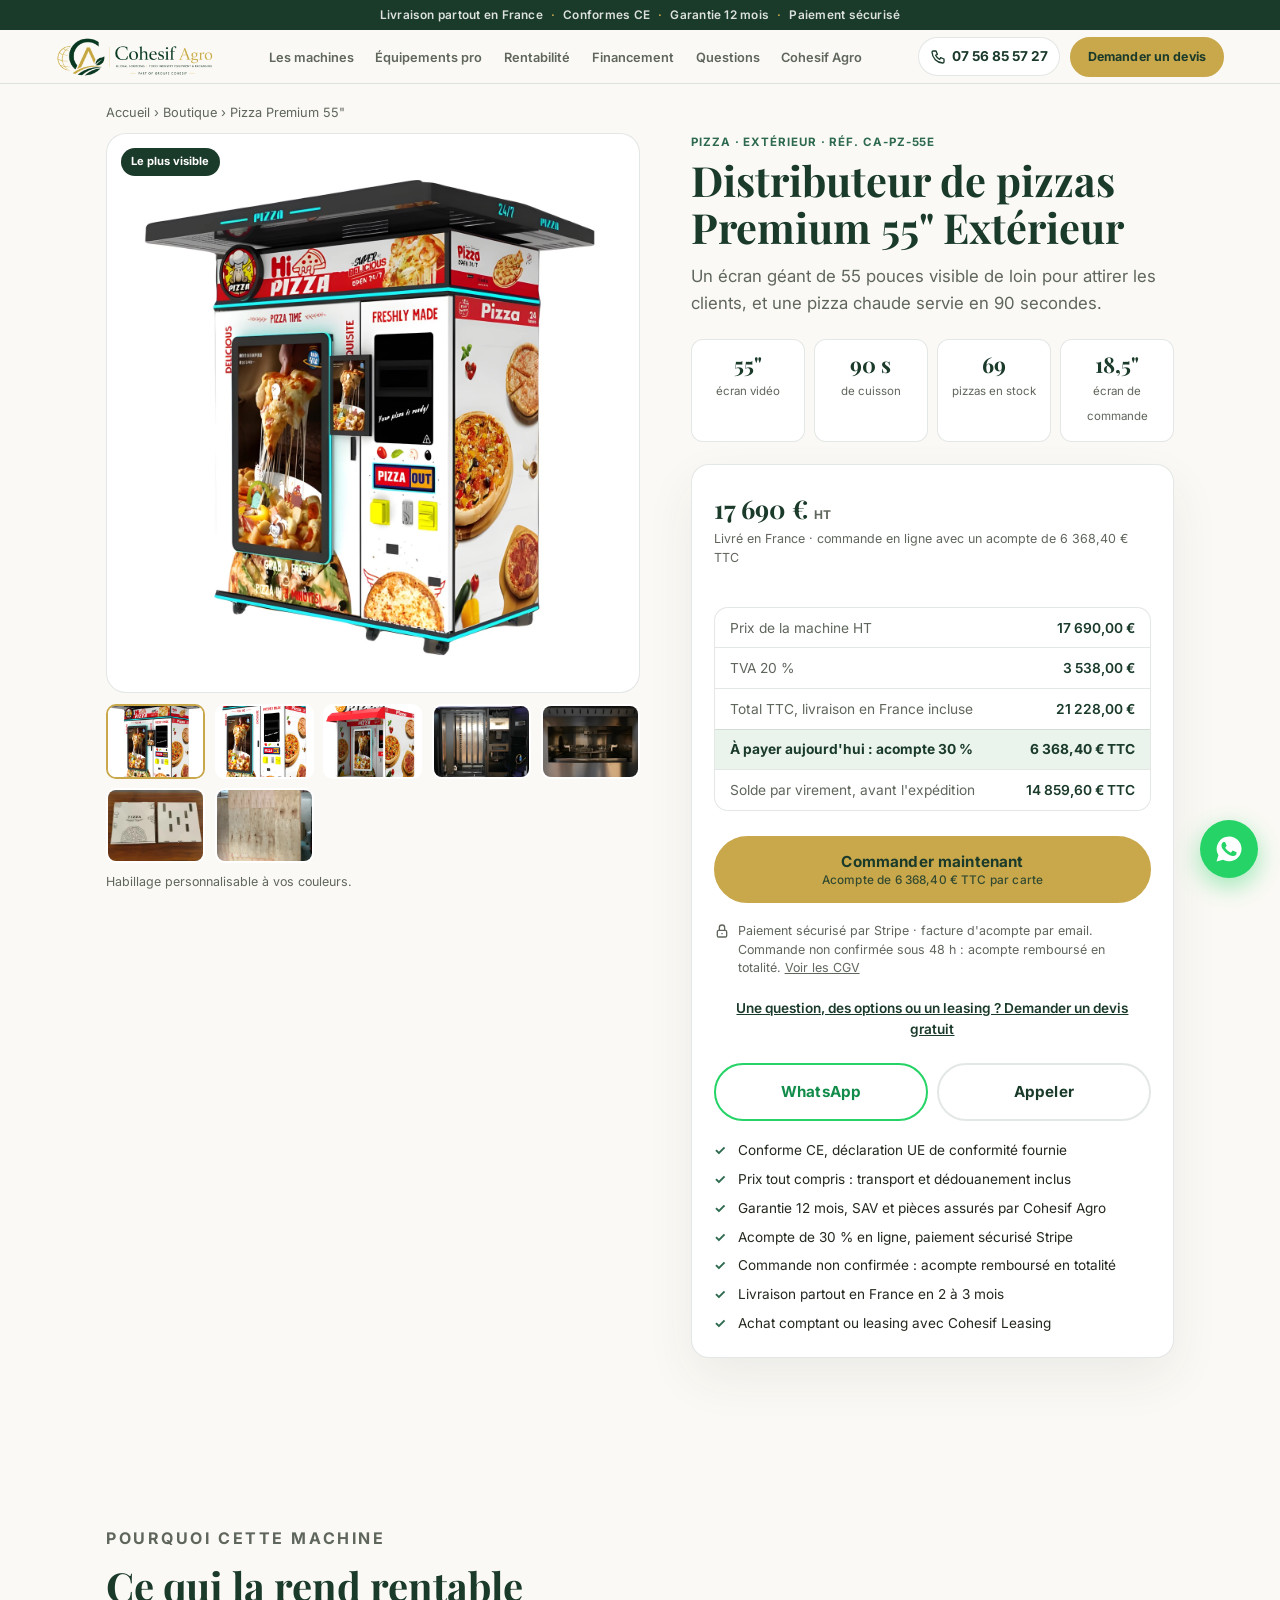
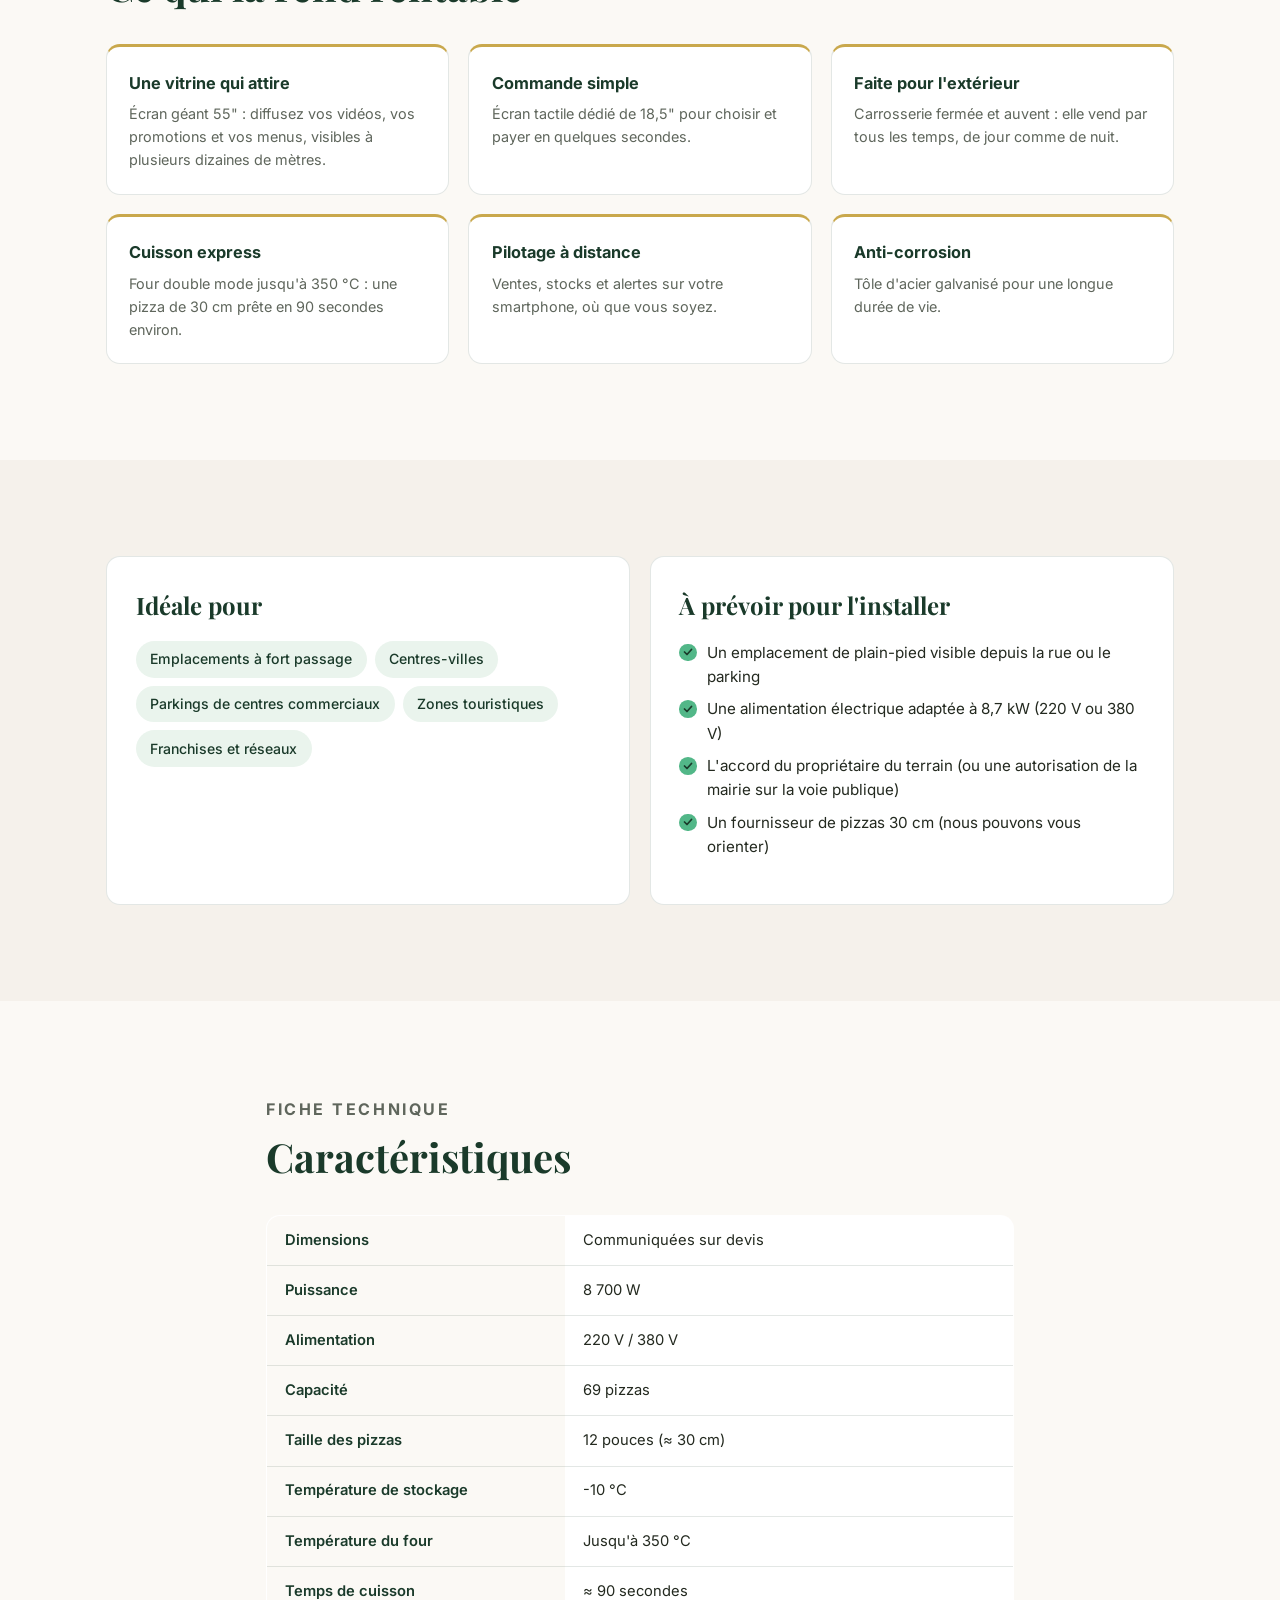
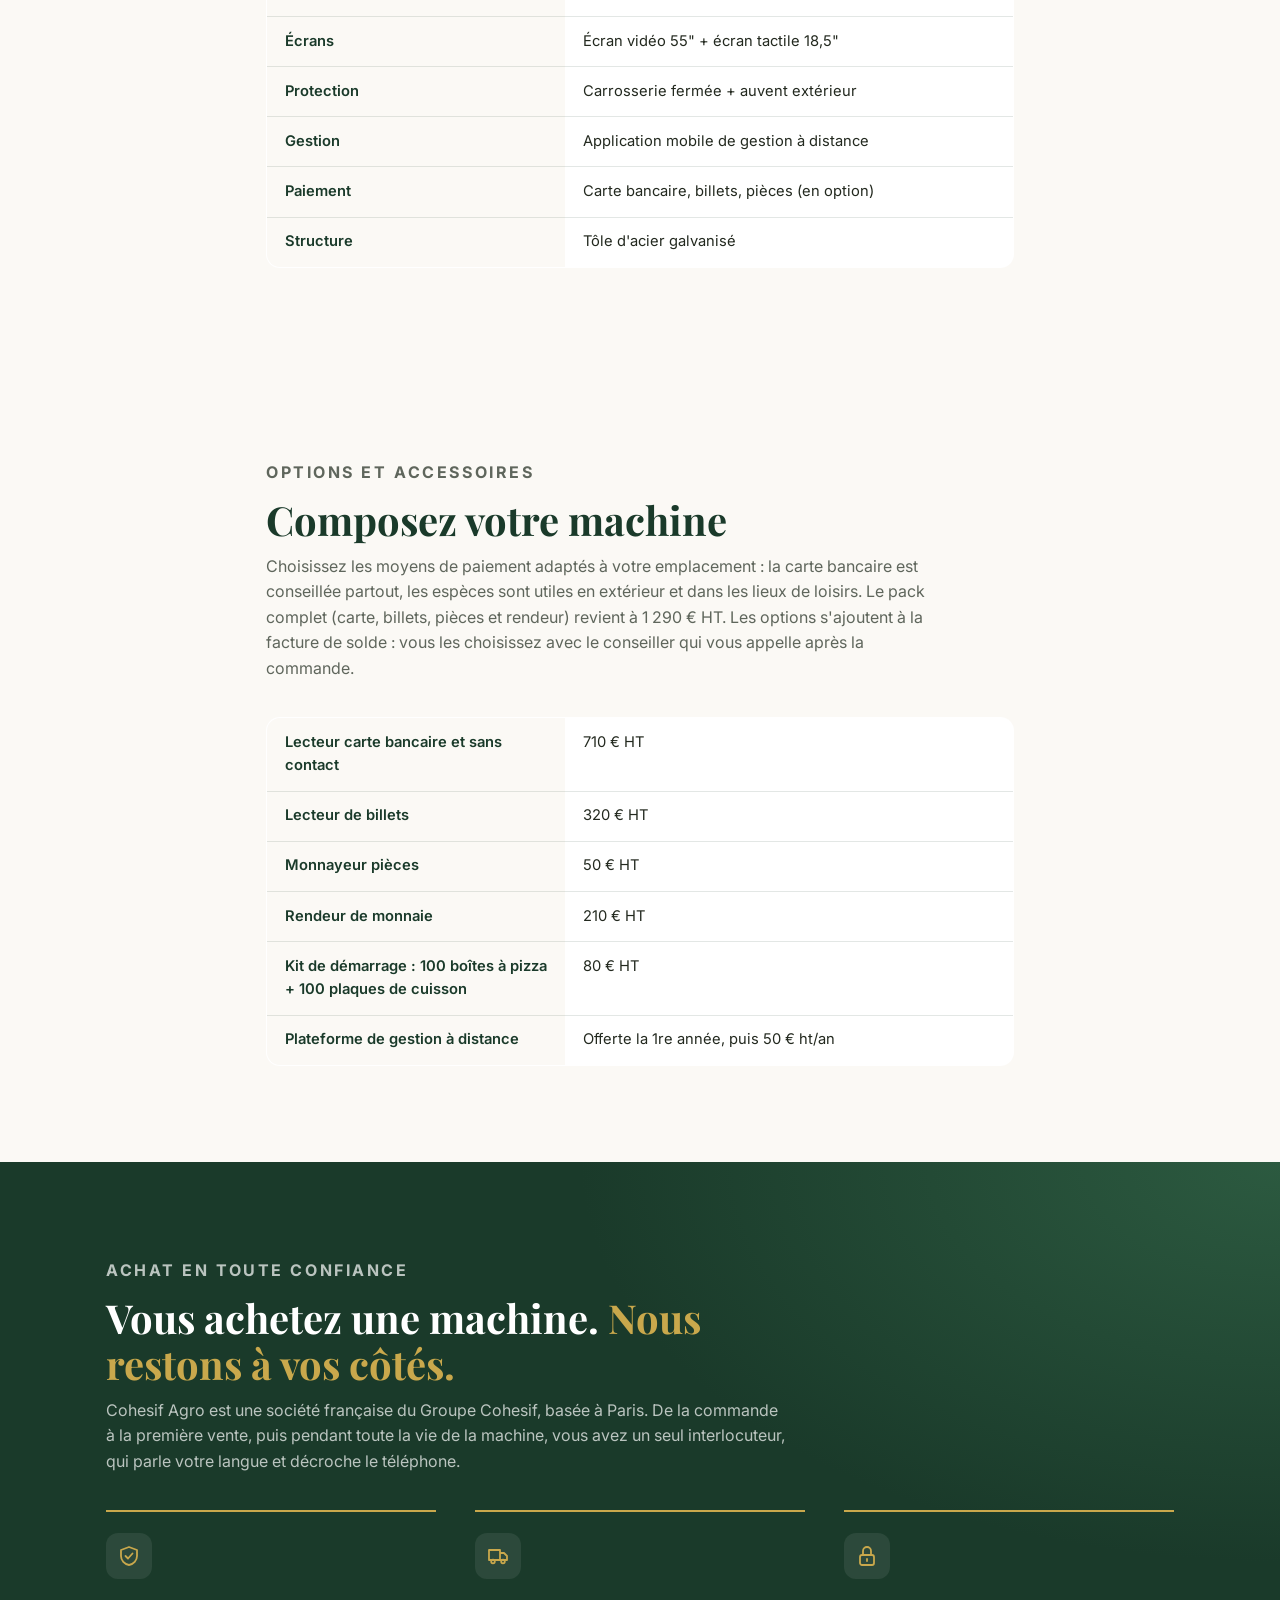
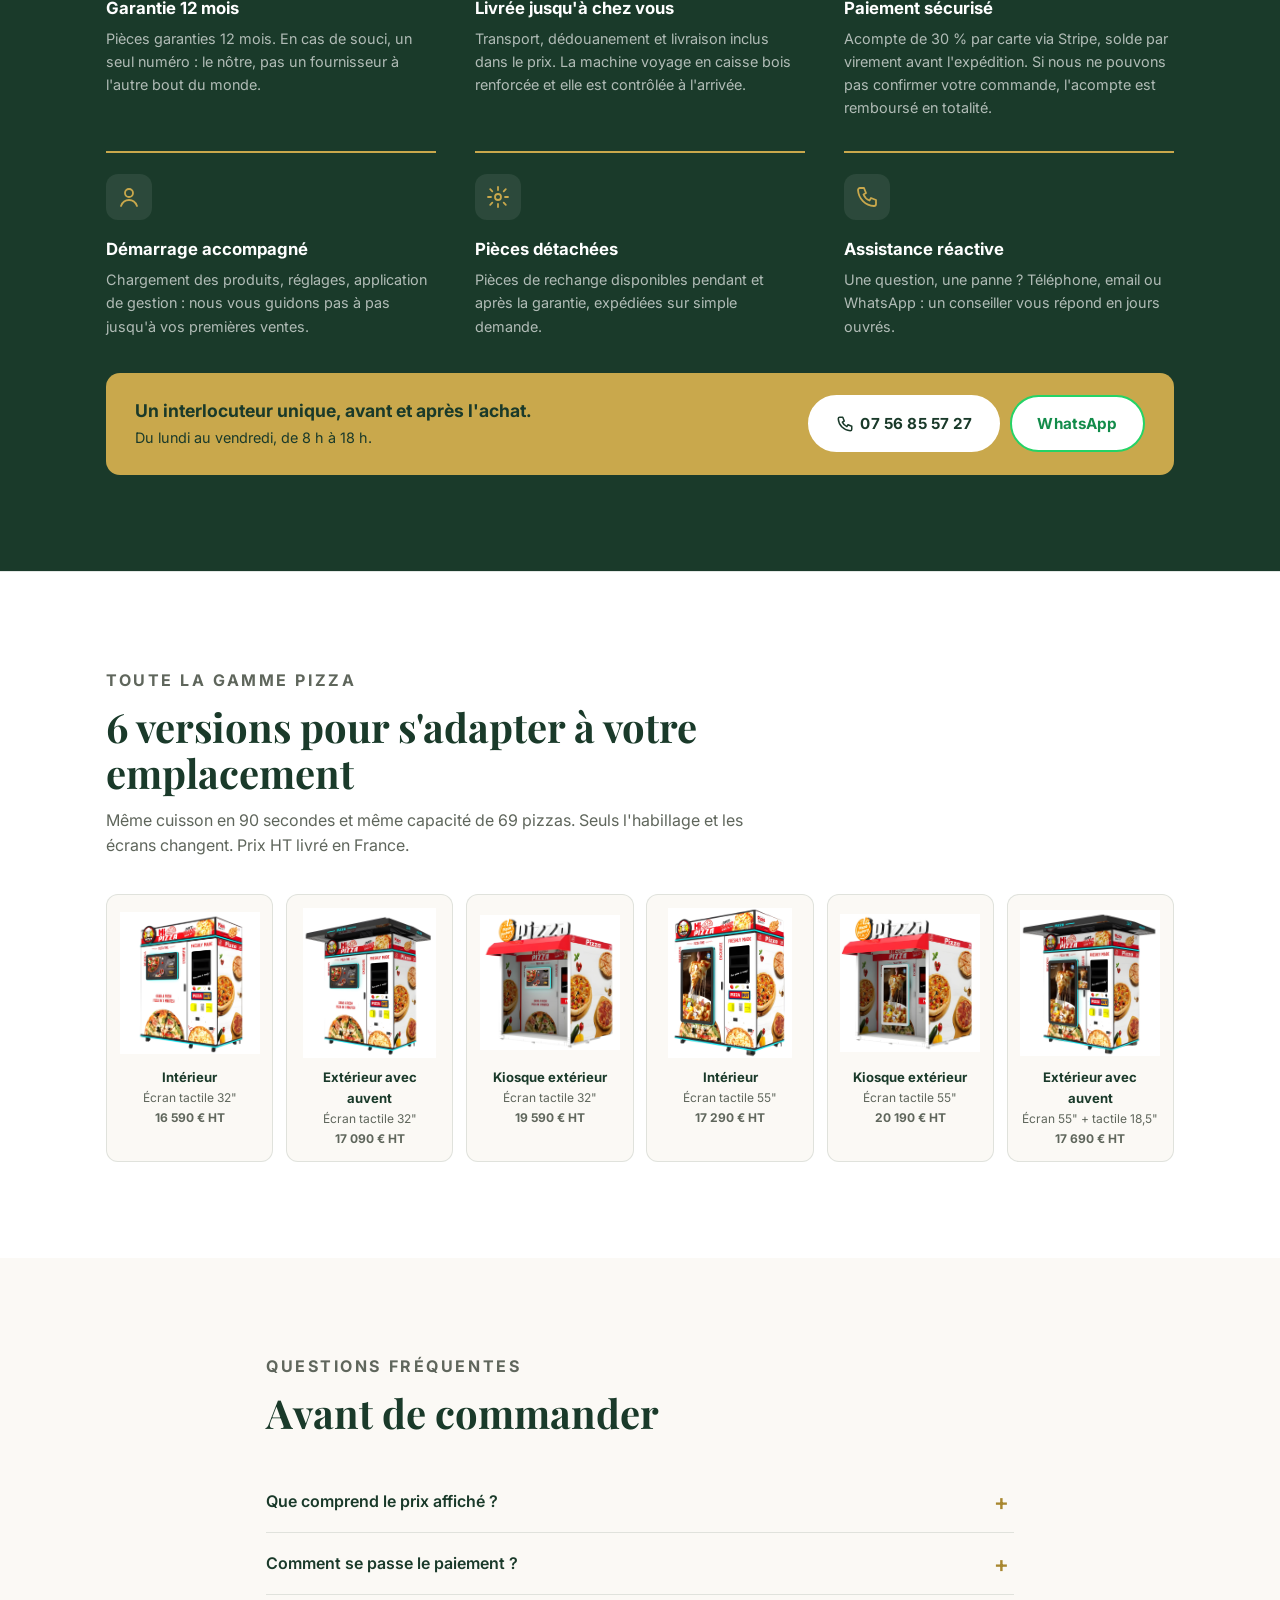
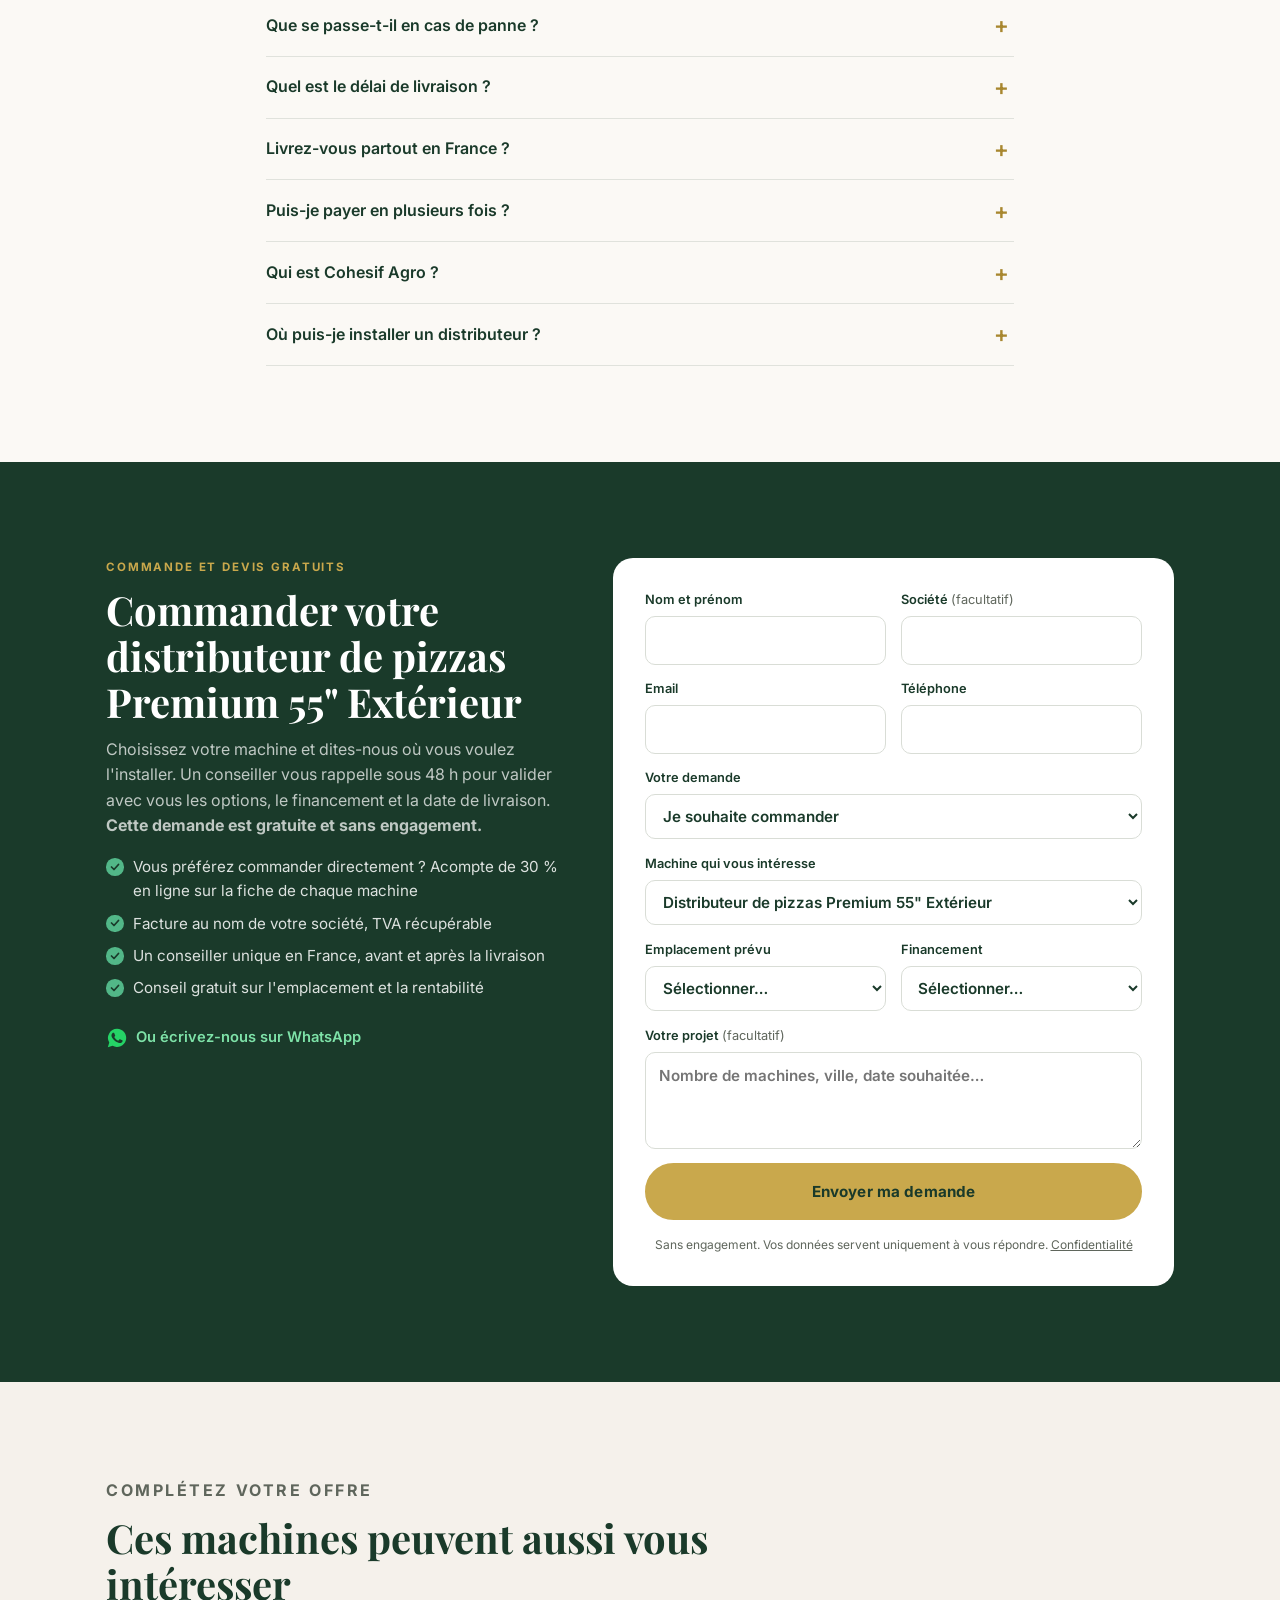
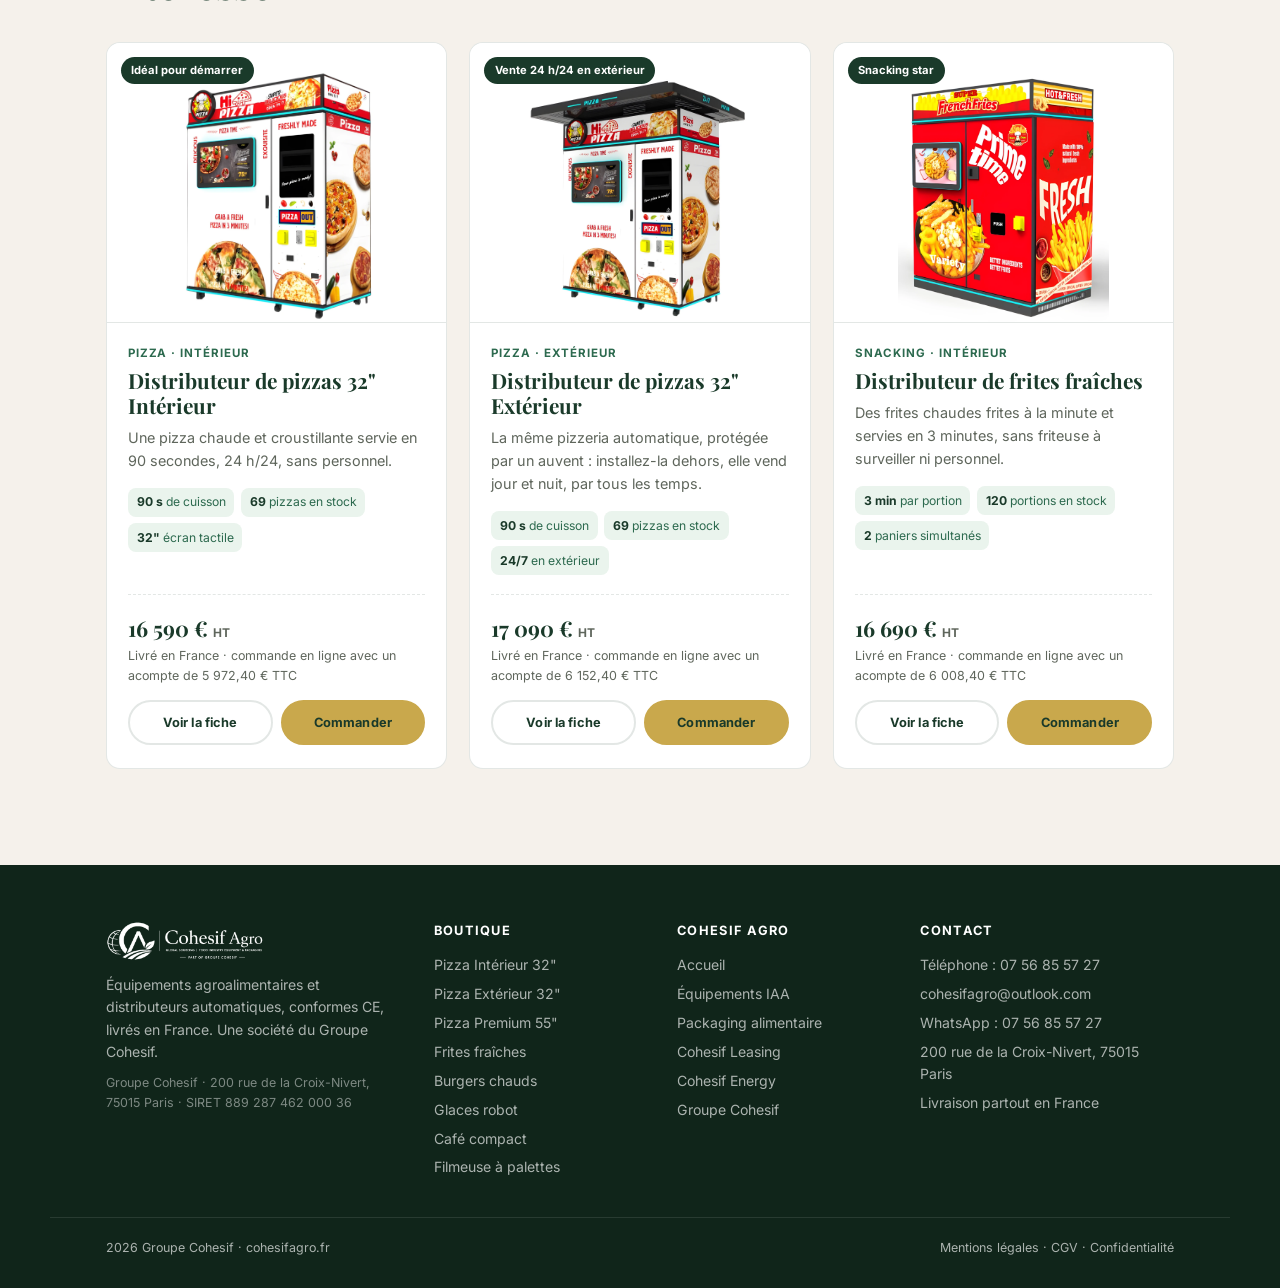
<file: boutique-distributeur-pizza-premium-55.html>
<!DOCTYPE html>
<html lang="fr">
<head>
<meta charset="UTF-8"/>
<meta name="viewport" content="width=device-width, initial-scale=1.0"/>
<title>Distributeur automatique de pizza Premium 55&quot; extérieur | Cohesif Agro</title>
<meta name="description" content="Un écran géant de 55 pouces visible de loin pour attirer les clients, et une pizza chaude servie en 90 secondes. 17 690 € HT livré en France, transport et douane inclus. Conforme CE, garantie 12 mois, achat ou leasing."/>
<meta name="robots" content="index, follow, max-snippet:-1, max-image-preview:large, max-video-preview:-1"/>
<meta name="author" content="Cohesif Agro - Groupe Cohesif"/>
<link rel="canonical" href="https://cohesifagro.fr/boutique-distributeur-pizza-premium-55.html"/>
<link rel="alternate" hreflang="fr-FR" href="https://cohesifagro.fr/boutique-distributeur-pizza-premium-55.html"/>
<link rel="alternate" hreflang="x-default" href="https://cohesifagro.fr/boutique-distributeur-pizza-premium-55.html"/>
<meta name="geo.region" content="FR"/>
<meta name="geo.placename" content="France"/>
<meta property="og:title" content="Distributeur automatique de pizza Premium 55&quot; extérieur | Cohesif Agro"/>
<meta property="og:description" content="Un écran géant de 55 pouces visible de loin pour attirer les clients, et une pizza chaude servie en 90 secondes. 17 690 € HT livré en France, transport et douane inclus. Conforme CE, garantie 12 mois, achat ou leasing."/>
<meta property="og:url" content="https://cohesifagro.fr/boutique-distributeur-pizza-premium-55.html"/>
<meta property="og:type" content="website"/>
<meta property="og:locale" content="fr_FR"/>
<meta property="og:site_name" content="Cohesif Agro"/>
<meta property="og:image" content="https://cohesifagro.fr/img/boutique/pizza-premium.webp"/>
<meta property="og:image:alt" content="Distributeur de pizzas Premium 55&quot; Extérieur"/>
<meta name="twitter:card" content="summary_large_image"/>
<meta name="twitter:title" content="Distributeur automatique de pizza Premium 55&quot; extérieur | Cohesif Agro"/>
<meta name="twitter:description" content="Un écran géant de 55 pouces visible de loin pour attirer les clients, et une pizza chaude servie en 90 secondes. 17 690 € HT livré en France, transport et douane inclus. Conforme CE, garantie 12 mois, achat ou leasing."/>
<meta name="twitter:image" content="https://cohesifagro.fr/img/boutique/pizza-premium.webp"/>
<meta name="theme-color" content="#1A3A2A"/>
<link rel="icon" href="favicon.svg?v=2" type="image/svg+xml"/>
<link rel="icon" type="image/png" sizes="32x32" href="img/brand/icon-32.png?v=2"/>
<link rel="apple-touch-icon" sizes="180x180" href="apple-touch-icon.png?v=2"/>
<link rel="manifest" href="site.webmanifest"/>
<link rel="preload" as="image" href="img/boutique/pizza-premium.webp" fetchpriority="high"/>
<link rel="preconnect" href="https://fonts.googleapis.com"/>
<link rel="preconnect" href="https://fonts.gstatic.com" crossorigin/>
<link href="https://fonts.googleapis.com/css2?family=Playfair+Display:wght@700;900&family=Inter:wght@300;400;500;600;700&display=swap" rel="stylesheet"/>
<link rel="stylesheet" href="boutique.css?v=ce3197e2"/>
<script type="application/ld+json">{"@context": "https://schema.org", "@graph": [{"@type": "Organization", "@id": "https://cohesifagro.fr/#organization", "name": "Cohesif Agro", "alternateName": "Cohésif Agro", "url": "https://cohesifagro.fr/", "logo": "https://cohesifagro.fr/img/brand/logo-cohesif-agro-512.png", "image": "https://cohesifagro.fr/img/brand/og-cohesif-agro.jpg", "email": "cohesifagro@outlook.com", "telephone": "+33756855727", "address": {"@type": "PostalAddress", "streetAddress": "200 rue de la Croix-Nivert", "addressLocality": "Paris", "postalCode": "75015", "addressRegion": "Île-de-France", "addressCountry": "FR"}, "areaServed": [{"@type": "Country", "name": "France"}, {"@type": "AdministrativeArea", "name": "Île-de-France"}, {"@type": "AdministrativeArea", "name": "Auvergne-Rhône-Alpes"}, {"@type": "AdministrativeArea", "name": "Provence-Alpes-Côte d'Azur"}, {"@type": "AdministrativeArea", "name": "Occitanie"}, {"@type": "AdministrativeArea", "name": "Nouvelle-Aquitaine"}, {"@type": "AdministrativeArea", "name": "Hauts-de-France"}, {"@type": "AdministrativeArea", "name": "Grand Est"}, {"@type": "AdministrativeArea", "name": "Pays de la Loire"}, {"@type": "AdministrativeArea", "name": "Bretagne"}, {"@type": "AdministrativeArea", "name": "Normandie"}, {"@type": "AdministrativeArea", "name": "Bourgogne-Franche-Comté"}, {"@type": "AdministrativeArea", "name": "Centre-Val de Loire"}, {"@type": "AdministrativeArea", "name": "Corse"}], "contactPoint": {"@type": "ContactPoint", "telephone": "+33756855727", "email": "cohesifagro@outlook.com", "contactType": "sales", "areaServed": "FR", "availableLanguage": ["French", "English"]}, "parentOrganization": {"@type": "Organization", "name": "Groupe Cohesif", "url": "https://www.groupecohesif.fr"}, "sameAs": ["https://www.linkedin.com/company/cohesifpartners/", "https://www.groupecohesif.fr"]}, {"@type": "Product", "name": "Distributeur de pizzas Premium 55\" Extérieur", "sku": "CA-PZ-55E", "description": "Un écran géant de 55 pouces visible de loin pour attirer les clients, et une pizza chaude servie en 90 secondes.", "image": ["https://cohesifagro.fr/img/boutique/pizza-premium.webp", "https://cohesifagro.fr/img/boutique/pizza-v-interieur-55.webp", "https://cohesifagro.fr/img/boutique/pizza-v-kiosque-55.webp", "https://cohesifagro.fr/img/boutique/pizza-detail-1.webp", "https://cohesifagro.fr/img/boutique/pizza-detail-3.webp", "https://cohesifagro.fr/img/boutique/pizza-boites.webp", "https://cohesifagro.fr/img/boutique/caisse-bois.webp"], "category": "Distributeur automatique", "brand": {"@type": "Brand", "name": "Cohesif Agro"}, "url": "https://cohesifagro.fr/boutique-distributeur-pizza-premium-55.html", "mpn": "CA-PZ-55E", "audience": {"@type": "BusinessAudience", "audienceType": "Professionnels et entrepreneurs"}, "additionalProperty": [{"@type": "PropertyValue", "name": "Dimensions", "value": "Communiquées sur devis"}, {"@type": "PropertyValue", "name": "Puissance", "value": "8 700 W"}, {"@type": "PropertyValue", "name": "Alimentation", "value": "220 V / 380 V"}, {"@type": "PropertyValue", "name": "Capacité", "value": "69 pizzas"}, {"@type": "PropertyValue", "name": "Taille des pizzas", "value": "12 pouces (≈ 30 cm)"}, {"@type": "PropertyValue", "name": "Température de stockage", "value": "-10 °C"}, {"@type": "PropertyValue", "name": "Température du four", "value": "Jusqu'à 350 °C"}, {"@type": "PropertyValue", "name": "Temps de cuisson", "value": "≈ 90 secondes"}, {"@type": "PropertyValue", "name": "Écrans", "value": "Écran vidéo 55\" + écran tactile 18,5\""}, {"@type": "PropertyValue", "name": "Protection", "value": "Carrosserie fermée + auvent extérieur"}, {"@type": "PropertyValue", "name": "Gestion", "value": "Application mobile de gestion à distance"}, {"@type": "PropertyValue", "name": "Paiement", "value": "Carte bancaire, billets, pièces (en option)"}, {"@type": "PropertyValue", "name": "Structure", "value": "Tôle d'acier galvanisé"}], "offers": {"@type": "Offer", "price": 17690, "priceCurrency": "EUR", "url": "https://cohesifagro.fr/boutique-distributeur-pizza-premium-55.html", "availability": "https://schema.org/PreOrder", "itemCondition": "https://schema.org/NewCondition", "priceSpecification": {"@type": "UnitPriceSpecification", "price": 17690, "priceCurrency": "EUR", "valueAddedTaxIncluded": false}, "shippingDetails": {"@type": "OfferShippingDetails", "shippingRate": {"@type": "MonetaryAmount", "value": 0, "currency": "EUR"}, "shippingDestination": {"@type": "DefinedRegion", "addressCountry": "FR"}}, "seller": {"@id": "https://cohesifagro.fr/#organization"}}}, {"@type": "BreadcrumbList", "itemListElement": [{"@type": "ListItem", "position": 1, "name": "Accueil", "item": "https://cohesifagro.fr/"}, {"@type": "ListItem", "position": 2, "name": "Boutique", "item": "https://cohesifagro.fr/boutique.html"}, {"@type": "ListItem", "position": 3, "name": "Distributeur de pizzas Premium 55\" Extérieur", "item": "https://cohesifagro.fr/boutique-distributeur-pizza-premium-55.html"}]}]}</script>
</head>
<body>
<div class="bq-top">
  <span>Livraison partout en France</span><span class="bq-top-sep">·</span><span>Conformes CE</span><span class="bq-top-sep">·</span><span>Garantie 12 mois</span><span class="bq-top-sep">·</span><span>Paiement sécurisé</span>
</div>
<nav class="bq-nav" aria-label="Navigation principale">
  <a href="index.html" class="bq-logo"><img src="img/boutique/logo-cohesif-agro-trim.webp" alt="Cohesif Agro" width="520" height="133"/></a>
  <ul class="bq-links">
    <li><a href="boutique.html#machines">Les machines</a></li>
    <li><a href="boutique.html#equipements">Équipements pro</a></li>
    <li><a href="boutique.html#rentabilite">Rentabilité</a></li>
    <li><a href="boutique.html#financement">Financement</a></li>
    <li><a href="boutique.html#faq">Questions</a></li>
    <li><a href="index.html">Cohesif Agro</a></li>
  </ul>
  <div class="bq-nav-r">
    <a href="tel:+33756855727" class="bq-call" aria-label="Appeler un conseiller au 07 56 85 57 27"><svg viewBox="0 0 24 24" aria-hidden="true"><path d="M5 3h4l2 5-2.5 1.5a11 11 0 0 0 6 6L16 13l5 2v4a2 2 0 0 1-2 2A17 17 0 0 1 3 5a2 2 0 0 1 2-2z"/></svg><span>07 56 85 57 27</span></a>
    <a href="#devis" class="bq-btn bq-btn-sm">Demander un devis</a>
    <button class="bq-burger" id="bqBurger" aria-label="Ouvrir le menu" aria-expanded="false"><span></span><span></span><span></span></button>
  </div>
</nav>
<div class="bq-mmenu" id="bqMenu">
  <a href="boutique.html#machines">Les machines</a>
  <a href="boutique.html#equipements">Équipements pro</a>
  <a href="boutique.html#rentabilite">Rentabilité</a>
  <a href="boutique.html#financement">Financement</a>
  <a href="boutique.html#faq">Questions</a>
  <a href="boutique.html#france">Livraison en France</a>
  <a href="index.html">Cohesif Agro</a>
  <a href="tel:+33756855727">Appeler un conseiller : 07 56 85 57 27</a>
  <a href="#devis" class="bq-btn">Demander un devis</a>
</div>

<main class="bq-fiche">
  <div class="bq-in">
    <nav class="bq-crumb" aria-label="Fil d'Ariane"><a href="index.html">Accueil</a> › <a href="boutique.html">Boutique</a> › <span>Pizza Premium 55&quot;</span></nav>
  </div>
  <section class="bq-in bq-prod">
    <div class="bq-gal">
      <div class="bq-gal-main"><span class="bq-badge">Le plus visible</span><img src="img/boutique/pizza-premium.webp" alt="Distributeur de pizzas Premium 55&quot; Extérieur" id="bqMainImg"/></div>
      <div class="bq-thumbs"><button class="bq-thumb is-on" data-src="img/boutique/pizza-premium.webp" aria-label="Photo 1"><img src="img/boutique/pizza-premium.webp" alt="" loading="lazy"/></button><button class="bq-thumb" data-src="img/boutique/pizza-v-interieur-55.webp" aria-label="Photo 2"><img src="img/boutique/pizza-v-interieur-55.webp" alt="" loading="lazy"/></button><button class="bq-thumb" data-src="img/boutique/pizza-v-kiosque-55.webp" aria-label="Photo 3"><img src="img/boutique/pizza-v-kiosque-55.webp" alt="" loading="lazy"/></button><button class="bq-thumb" data-src="img/boutique/pizza-detail-1.webp" aria-label="Photo 4"><img src="img/boutique/pizza-detail-1.webp" alt="" loading="lazy"/></button><button class="bq-thumb" data-src="img/boutique/pizza-detail-3.webp" aria-label="Photo 5"><img src="img/boutique/pizza-detail-3.webp" alt="" loading="lazy"/></button><button class="bq-thumb" data-src="img/boutique/pizza-boites.webp" aria-label="Photo 6"><img src="img/boutique/pizza-boites.webp" alt="" loading="lazy"/></button><button class="bq-thumb" data-src="img/boutique/caisse-bois.webp" aria-label="Photo 7"><img src="img/boutique/caisse-bois.webp" alt="" loading="lazy"/></button></div>
      <p class="bq-gal-note">Habillage personnalisable à vos couleurs.</p>
    </div>
    <div class="bq-info">
      <p class="bq-card-cat">Pizza · Extérieur · Réf. CA-PZ-55E</p>
      <h1>Distributeur de pizzas Premium 55&quot; Extérieur</h1>
      
      <p class="bq-acc">Un écran géant de 55 pouces visible de loin pour attirer les clients, et une pizza chaude servie en 90 secondes.</p>
      <div class="bq-kpis"><div><b>55&quot;</b><span>écran vidéo</span></div><div><b>90 s</b><span>de cuisson</span></div><div><b>69</b><span>pizzas en stock</span></div><div><b>18,5&quot;</b><span>écran de commande</span></div></div>
      <div class="bq-buy">
        <div class="bq-px bq-px-lg"><span class="px-val">17 690 € <small>HT</small></span><span class="px-sub">Livré en France · commande en ligne avec un acompte de 6 368,40 € TTC</span></div>
        <dl class="bq-acpt" id="commander">
          <div><dt>Prix de la machine HT</dt><dd>17 690,00 €</dd></div>
          <div><dt>TVA 20 %</dt><dd>3 538,00 €</dd></div>
          <div><dt>Total TTC, livraison en France incluse</dt><dd>21 228,00 €</dd></div>
          <div class="is-ac"><dt>À payer aujourd'hui : acompte 30 %</dt><dd>6 368,40 € TTC</dd></div>
          <div><dt>Solde par virement, avant l'expédition</dt><dd>14 859,60 € TTC</dd></div>
        </dl>
        <a href="https://buy.stripe.com/28E3cx4YG6K08Z2gvnaVa0N" class="bq-btn bq-btn-lg bq-btn-full bq-btn-buy" rel="noopener">Commander maintenant<small>Acompte de 6 368,40 € TTC par carte</small></a>
        <p class="bq-pay-note"><svg viewBox="0 0 24 24" aria-hidden="true"><rect x="5" y="11" width="14" height="10" rx="2"/><path d="M8 11V7a4 4 0 0 1 8 0v4M12 15v2"/></svg><span>Paiement sécurisé par Stripe · facture d'acompte par email. Commande non confirmée sous 48 h : acompte remboursé en totalité. <a href="cgv.html#vente-en-ligne">Voir les CGV</a></span></p>
        <a href="#devis" class="bq-link-devis">Une question, des options ou un leasing ? Demander un devis gratuit</a>
        <div class="bq-buy-2">
          <a href="https://wa.me/33756855727?text=Bonjour%2C%20je%20souhaite%20commander%20le%20%C2%AB%20Distributeur%20de%20pizzas%20Premium%2055%22%20Ext%C3%A9rieur%20%C2%BB%20%2817%20690%20%E2%82%AC%20HT%29." class="bq-btn bq-btn-lg bq-btn-wa" target="_blank" rel="noopener">WhatsApp</a>
          <a href="tel:+33756855727" class="bq-btn bq-btn-lg bq-btn-ghost">Appeler</a>
        </div>
        <ul class="bq-reass"><li>Conforme CE, déclaration UE de conformité fournie</li><li>Prix tout compris : transport et dédouanement inclus</li><li>Garantie 12 mois, SAV et pièces assurés par Cohesif Agro</li><li>Acompte de 30 % en ligne, paiement sécurisé Stripe</li><li>Commande non confirmée : acompte remboursé en totalité</li><li>Livraison partout en France en 2 à 3 mois</li><li>Achat comptant ou leasing avec Cohesif Leasing</li></ul>
      </div>
    </div>
  </section>

  <section class="bq-sec">
    <div class="bq-in">
      <div class="bq-sec-head"><p class="bq-kicker">Pourquoi cette machine</p><h2>Ce qui la rend rentable</h2></div>
      <div class="bq-pts"><div class="bq-pt"><h3>Une vitrine qui attire</h3><p>Écran géant 55&quot; : diffusez vos vidéos, vos promotions et vos menus, visibles à plusieurs dizaines de mètres.</p></div><div class="bq-pt"><h3>Commande simple</h3><p>Écran tactile dédié de 18,5&quot; pour choisir et payer en quelques secondes.</p></div><div class="bq-pt"><h3>Faite pour l&#x27;extérieur</h3><p>Carrosserie fermée et auvent : elle vend par tous les temps, de jour comme de nuit.</p></div><div class="bq-pt"><h3>Cuisson express</h3><p>Four double mode jusqu&#x27;à 350 °C : une pizza de 30 cm prête en 90 secondes environ.</p></div><div class="bq-pt"><h3>Pilotage à distance</h3><p>Ventes, stocks et alertes sur votre smartphone, où que vous soyez.</p></div><div class="bq-pt"><h3>Anti-corrosion</h3><p>Tôle d&#x27;acier galvanisé pour une longue durée de vie.</p></div></div>
    </div>
  </section>

  <section class="bq-sec bq-where">
    <div class="bq-in bq-where-grid">
      <div class="bq-where-card">
        <h2>Idéale pour</h2>
        <ul class="bq-tags"><li>Emplacements à fort passage</li><li>Centres-villes</li><li>Parkings de centres commerciaux</li><li>Zones touristiques</li><li>Franchises et réseaux</li></ul>
      </div>
      <div class="bq-where-card">
        <h2>À prévoir pour l'installer</h2>
        <ul class="bq-checks"><li>Un emplacement de plain-pied visible depuis la rue ou le parking</li><li>Une alimentation électrique adaptée à 8,7 kW (220 V ou 380 V)</li><li>L&#x27;accord du propriétaire du terrain (ou une autorisation de la mairie sur la voie publique)</li><li>Un fournisseur de pizzas 30 cm (nous pouvons vous orienter)</li></ul>
      </div>
    </div>
  </section>

  <section class="bq-sec">
    <div class="bq-in bq-spec-wrap">
      <div class="bq-sec-head"><p class="bq-kicker">Fiche technique</p><h2>Caractéristiques</h2></div>
      <table class="bq-specs"><tbody><tr><th>Dimensions</th><td>Communiquées sur devis</td></tr><tr><th>Puissance</th><td>8 700 W</td></tr><tr><th>Alimentation</th><td>220 V / 380 V</td></tr><tr><th>Capacité</th><td>69 pizzas</td></tr><tr><th>Taille des pizzas</th><td>12 pouces (≈ 30 cm)</td></tr><tr><th>Température de stockage</th><td>-10 °C</td></tr><tr><th>Température du four</th><td>Jusqu&#x27;à 350 °C</td></tr><tr><th>Temps de cuisson</th><td>≈ 90 secondes</td></tr><tr><th>Écrans</th><td>Écran vidéo 55&quot; + écran tactile 18,5&quot;</td></tr><tr><th>Protection</th><td>Carrosserie fermée + auvent extérieur</td></tr><tr><th>Gestion</th><td>Application mobile de gestion à distance</td></tr><tr><th>Paiement</th><td>Carte bancaire, billets, pièces (en option)</td></tr><tr><th>Structure</th><td>Tôle d&#x27;acier galvanisé</td></tr></tbody></table>
    </div>
  </section>

  <section class="bq-sec">
    <div class="bq-in bq-spec-wrap">
      <div class="bq-sec-head"><p class="bq-kicker">Options et accessoires</p><h2>Composez votre machine</h2><p>Choisissez les moyens de paiement adaptés à votre emplacement : la carte bancaire est conseillée partout, les espèces sont utiles en extérieur et dans les lieux de loisirs. Le pack complet (carte, billets, pièces et rendeur) revient à 1 290 € HT. Les options s'ajoutent à la facture de solde : vous les choisissez avec le conseiller qui vous appelle après la commande.</p></div>
      <table class="bq-specs"><tbody><tr><th>Lecteur carte bancaire et sans contact</th><td>710 € HT</td></tr><tr><th>Lecteur de billets</th><td>320 € HT</td></tr><tr><th>Monnayeur pièces</th><td>50 € HT</td></tr><tr><th>Rendeur de monnaie</th><td>210 € HT</td></tr><tr><th>Kit de démarrage : 100 boîtes à pizza + 100 plaques de cuisson</th><td>80 € HT</td></tr><tr><th>Plateforme de gestion à distance</th><td>Offerte la 1re année, puis 50 € ht/an</td></tr></tbody></table>
    </div>
  </section><section class="bq-sec bq-sav" id="sav">
    <div class="bq-in">
      <div class="bq-sec-head">
        <p class="bq-kicker">Achat en toute confiance</p>
        <h2>Vous achetez une machine. <span class="bq-accent">Nous restons à vos côtés.</span></h2>
        <p>Cohesif Agro est une société française du Groupe Cohesif, basée à Paris. De la commande à la première vente, puis pendant toute la vie de la machine, vous avez un seul interlocuteur, qui parle votre langue et décroche le téléphone.</p>
      </div>
      <div class="bq-sav-grid"><div class="bq-sav-it"><span class="bq-ico"><svg viewBox="0 0 24 24" aria-hidden="true"><path d="M12 3l8 3v6c0 4.5-3.4 8.3-8 9-4.6-.7-8-4.5-8-9V6l8-3z"/><path d="M8.5 12l2.5 2.5 4.5-5"/></svg></span><h3>Garantie 12 mois</h3><p>Pièces garanties 12 mois. En cas de souci, un seul numéro : le nôtre, pas un fournisseur à l&#x27;autre bout du monde.</p></div><div class="bq-sav-it"><span class="bq-ico"><svg viewBox="0 0 24 24" aria-hidden="true"><path d="M3 6h11v10H3zM14 9h4l3 3v4h-7"/><circle cx="7" cy="17.5" r="1.8"/><circle cx="17" cy="17.5" r="1.8"/></svg></span><h3>Livrée jusqu&#x27;à chez vous</h3><p>Transport, dédouanement et livraison inclus dans le prix. La machine voyage en caisse bois renforcée et elle est contrôlée à l&#x27;arrivée.</p></div><div class="bq-sav-it"><span class="bq-ico"><svg viewBox="0 0 24 24" aria-hidden="true"><rect x="5" y="11" width="14" height="10" rx="2"/><path d="M8 11V7a4 4 0 0 1 8 0v4M12 15v2"/></svg></span><h3>Paiement sécurisé</h3><p>Acompte de 30 % par carte via Stripe, solde par virement avant l&#x27;expédition. Si nous ne pouvons pas confirmer votre commande, l&#x27;acompte est remboursé en totalité.</p></div><div class="bq-sav-it"><span class="bq-ico"><svg viewBox="0 0 24 24" aria-hidden="true"><circle cx="12" cy="8" r="4"/><path d="M4 21c1.5-4 4.5-6 8-6s6.5 2 8 6"/></svg></span><h3>Démarrage accompagné</h3><p>Chargement des produits, réglages, application de gestion : nous vous guidons pas à pas jusqu&#x27;à vos premières ventes.</p></div><div class="bq-sav-it"><span class="bq-ico"><svg viewBox="0 0 24 24" aria-hidden="true"><circle cx="12" cy="12" r="3"/><path d="M12 2v3M12 19v3M4.2 4.2l2.1 2.1M17.7 17.7l2.1 2.1M2 12h3M19 12h3M4.2 19.8l2.1-2.1M17.7 6.3l2.1-2.1"/></svg></span><h3>Pièces détachées</h3><p>Pièces de rechange disponibles pendant et après la garantie, expédiées sur simple demande.</p></div><div class="bq-sav-it"><span class="bq-ico"><svg viewBox="0 0 24 24" aria-hidden="true"><path d="M5 3h4l2 5-2.5 1.5a11 11 0 0 0 6 6L16 13l5 2v4a2 2 0 0 1-2 2A17 17 0 0 1 3 5a2 2 0 0 1 2-2z"/></svg></span><h3>Assistance réactive</h3><p>Une question, une panne ? Téléphone, email ou WhatsApp : un conseiller vous répond en jours ouvrés.</p></div></div>
      <div class="bq-sav-cta">
        <div><b>Un interlocuteur unique, avant et après l'achat.</b><span>Du lundi au vendredi, de 8 h à 18 h.</span></div>
        <div class="bq-sav-btns">
          <a href="tel:+33756855727" class="bq-btn bq-btn-lg bq-btn-light"><svg viewBox="0 0 24 24" aria-hidden="true"><path d="M5 3h4l2 5-2.5 1.5a11 11 0 0 0 6 6L16 13l5 2v4a2 2 0 0 1-2 2A17 17 0 0 1 3 5a2 2 0 0 1 2-2z"/></svg> 07 56 85 57 27</a>
          <a href="https://wa.me/33756855727?text=Bonjour%2C%20j%27ai%20une%20question%20sur%20la%20%C2%AB%20Distributeur%20de%20pizzas%20Premium%2055%22%20Ext%C3%A9rieur%20%C2%BB." class="bq-btn bq-btn-lg bq-btn-wa" target="_blank" rel="noopener">WhatsApp</a>
        </div>
      </div>
    </div>
  </section>

  <section class="bq-sec bq-gamme">
  <div class="bq-in">
    <div class="bq-sec-head">
      <p class="bq-kicker">Toute la gamme pizza</p>
      <h2>6 versions pour s'adapter à votre emplacement</h2>
      <p>Même cuisson en 90 secondes et même capacité de 69 pizzas. Seuls l'habillage et les écrans changent. Prix HT livré en France.</p>
    </div>
    <div class="bq-gamme-grid">
      <figure><img src="img/boutique/pizza-v-interieur-32.webp" alt="Distributeur de pizzas Intérieur, Écran tactile 32&quot;" loading="lazy"/><figcaption><b>Intérieur</b>Écran tactile 32&quot;<br/><strong>16 590 € HT</strong></figcaption></figure><figure><img src="img/boutique/pizza-exterieur.webp" alt="Distributeur de pizzas Extérieur avec auvent, Écran tactile 32&quot;" loading="lazy"/><figcaption><b>Extérieur avec auvent</b>Écran tactile 32&quot;<br/><strong>17 090 € HT</strong></figcaption></figure><figure><img src="img/boutique/pizza-v-kiosque-32.webp" alt="Distributeur de pizzas Kiosque extérieur, Écran tactile 32&quot;" loading="lazy"/><figcaption><b>Kiosque extérieur</b>Écran tactile 32&quot;<br/><strong>19 590 € HT</strong></figcaption></figure><figure><img src="img/boutique/pizza-v-interieur-55.webp" alt="Distributeur de pizzas Intérieur, Écran tactile 55&quot;" loading="lazy"/><figcaption><b>Intérieur</b>Écran tactile 55&quot;<br/><strong>17 290 € HT</strong></figcaption></figure><figure><img src="img/boutique/pizza-v-kiosque-55.webp" alt="Distributeur de pizzas Kiosque extérieur, Écran tactile 55&quot;" loading="lazy"/><figcaption><b>Kiosque extérieur</b>Écran tactile 55&quot;<br/><strong>20 190 € HT</strong></figcaption></figure><figure><img src="img/boutique/pizza-premium.webp" alt="Distributeur de pizzas Extérieur avec auvent, Écran 55&quot; + tactile 18,5&quot;" loading="lazy"/><figcaption><b>Extérieur avec auvent</b>Écran 55&quot; + tactile 18,5&quot;<br/><strong>17 690 € HT</strong></figcaption></figure>
    </div>
  </div>
</section>

  <section class="bq-sec bq-faq">
    <div class="bq-in bq-faq-in">
      <div class="bq-sec-head"><p class="bq-kicker">Questions fréquentes</p><h2>Avant de commander</h2></div>
      <details class="bq-faq-it"><summary>Que comprend le prix affiché ?</summary><p>Les prix sont indiqués hors taxes, machine livrée chez vous en France : caisse de transport, fret, dédouanement et livraison compris. Le système de paiement (carte bancaire, billets, pièces) est en option, à choisir selon votre emplacement. Pour les machines sans prix affiché, nous vous envoyons un devis tout compris sous 48 h.</p></details><details class="bq-faq-it"><summary>Comment se passe le paiement ?</summary><p>Vous commandez en ligne en réglant un acompte de 30 % par carte bancaire, sur la plateforme sécurisée Stripe : nous n&#x27;avons jamais accès à votre numéro de carte. La facture d&#x27;acompte vous est envoyée automatiquement. Un conseiller vous appelle sous 48 h pour confirmer la commande et la date de livraison. Le solde est réglé par virement avant l&#x27;expédition. Si nous ne pouvons pas confirmer la commande, l&#x27;acompte est remboursé en totalité. Vous préférez un leasing ou parler d&#x27;abord à un conseiller ? Demandez un devis gratuit.</p></details><details class="bq-faq-it"><summary>Que se passe-t-il en cas de panne ?</summary><p>Vous appelez Cohesif Agro, votre interlocuteur en France. La machine est garantie 12 mois pièces : nous diagnostiquons la panne avec vous, souvent à distance grâce à la plateforme connectée, et nous vous envoyons la pièce de rechange. Après la garantie, les pièces détachées restent disponibles sur commande.</p></details><details class="bq-faq-it"><summary>Quel est le délai de livraison ?</summary><p>Pour un distributeur, comptez 2 à 3 mois entre la commande et la livraison sur site : environ 6 à 7 semaines de fabrication, puis le transport maritime et le dédouanement. Le planning précis figure dans votre devis.</p></details><details class="bq-faq-it"><summary>Livrez-vous partout en France ?</summary><p>Oui. Nous livrons et accompagnons nos clients partout en France : Paris et l&#x27;Île-de-France, Lyon, Marseille, Toulouse, Bordeaux, Lille, Nantes, Strasbourg, Nice, Montpellier, Rennes et toutes les autres villes. Le transport jusqu&#x27;à votre adresse est inclus dans le prix.</p></details><details class="bq-faq-it"><summary>Puis-je payer en plusieurs fois ?</summary><p>Oui. Avec Cohesif Leasing, la société de financement du Groupe Cohesif, vous payez une mensualité fixe et la machine commence à rapporter dès son installation. Indiquez « Leasing » dans votre demande.</p></details><details class="bq-faq-it"><summary>Qui est Cohesif Agro ?</summary><p>Cohesif Agro est une société française du Groupe Cohesif, basée au 200 rue de la Croix-Nivert à Paris (SIRET 889 287 462 000 36). Nous sélectionnons des équipements agroalimentaires et des distributeurs automatiques, et nous gérons pour vous l&#x27;importation, la conformité, la livraison et le service après-vente.</p></details><details class="bq-faq-it"><summary>Où puis-je installer un distributeur ?</summary><p>Dans tout lieu de passage : centre commercial, parking, station-service, entreprise, gare, campus, devant votre commerce… Sur un terrain privé, il suffit de l&#x27;accord du propriétaire. Sur la voie publique, une autorisation d&#x27;occupation doit être demandée à la mairie. Nous vous aidons à choisir la bonne machine selon l&#x27;emplacement.</p></details>
    </div>
  </section>

  <section class="bq-devis" id="devis">
  <div class="bq-in bq-devis-grid">
    <div class="bq-devis-txt">
      <p class="bq-kicker">Commande et devis gratuits</p>
      <h2>Commander votre distributeur de pizzas Premium 55" Extérieur</h2>
      <p>Choisissez votre machine et dites-nous où vous voulez l'installer. Un conseiller vous rappelle sous 48 h pour valider avec vous les options, le financement et la date de livraison. <strong>Cette demande est gratuite et sans engagement.</strong></p>
      <ul class="bq-checks">
        <li>Vous préférez commander directement ? Acompte de 30 % en ligne sur la fiche de chaque machine</li>
        <li>Facture au nom de votre société, TVA récupérable</li>
        <li>Un conseiller unique en France, avant et après la livraison</li>
        <li>Conseil gratuit sur l'emplacement et la rentabilité</li>
      </ul>
      <a class="bq-wa-inline" href="https://wa.me/33756855727?text=Bonjour%2C%20je%20souhaite%20commander%20le%20%C2%AB%20Distributeur%20de%20pizzas%20Premium%2055%22%20Ext%C3%A9rieur%20%C2%BB%20%2817%20690%20%E2%82%AC%20HT%29." target="_blank" rel="noopener">
        <svg viewBox="0 0 24 24" aria-hidden="true"><path d="M12.05 2a9.9 9.9 0 0 0-8.5 14.95L2 22l5.2-1.5A9.9 9.9 0 1 0 12.05 2zm5.8 14.1c-.25.7-1.45 1.33-2 1.4-.52.08-1.17.11-1.88-.12-.43-.13-.99-.32-1.7-.62-3-1.3-4.94-4.3-5.1-4.5-.14-.2-1.2-1.6-1.2-3.07s.76-2.18 1.04-2.48c.27-.3.6-.37.8-.37h.57c.18 0 .43-.07.67.5.25.6.84 2.06.92 2.2.07.15.12.33.02.52-.1.2-.15.32-.3.5-.14.17-.3.38-.44.52-.15.15-.3.3-.13.6.17.3.77 1.27 1.65 2.05 1.14 1.01 2.1 1.33 2.4 1.48.3.15.47.12.64-.07.18-.2.75-.87.94-1.17.2-.3.4-.25.67-.15.27.1 1.73.82 2.03.97.3.15.5.22.57.35.07.12.07.7-.18 1.4z"/></svg>
        Ou écrivez-nous sur WhatsApp
      </a>
    </div>
    <form class="bq-form" action="https://formspree.io/f/mzdnndna" method="POST" data-bq-form>
      <input type="hidden" name="_subject" value="Cohesif Agro · Commande / devis pizza premium 55&quot;"/>
      <input type="hidden" name="source" value="Boutique Cohesif Agro"/>
      <input type="text" name="_gotcha" class="bq-hp" tabindex="-1" autocomplete="off" aria-hidden="true"/>
      <div class="bq-frow">
        <label>Nom et prénom<input type="text" name="nom" required autocomplete="name"/></label>
        <label>Société <span>(facultatif)</span><input type="text" name="societe" autocomplete="organization"/></label>
      </div>
      <div class="bq-frow">
        <label>Email<input type="email" name="email" required autocomplete="email"/></label>
        <label>Téléphone<input type="tel" name="telephone" required autocomplete="tel"/></label>
      </div>
      <label>Votre demande
        <select name="demande" required>
          <option>Je souhaite commander</option>
          <option>Je souhaite un devis</option>
          <option>J'ai une question avant de me décider</option>
        </select>
      </label>
      <label>Machine qui vous intéresse
        <select name="machine" required>
          <option value="">Choisir une machine…</option>
          <option value="Distributeur de pizzas 32&quot; Intérieur" data-slug="boutique-distributeur-pizza-interieur">Distributeur de pizzas 32&quot; Intérieur</option><option value="Distributeur de pizzas 32&quot; Extérieur" data-slug="boutique-distributeur-pizza-exterieur">Distributeur de pizzas 32&quot; Extérieur</option><option value="Distributeur de pizzas Premium 55&quot; Extérieur" data-slug="boutique-distributeur-pizza-premium-55" selected>Distributeur de pizzas Premium 55&quot; Extérieur</option><option value="Distributeur de frites fraîches" data-slug="boutique-distributeur-frites">Distributeur de frites fraîches</option><option value="Distributeur de burgers chauds" data-slug="boutique-distributeur-burgers">Distributeur de burgers chauds</option><option value="Distributeur de glaces à l&#x27;italienne avec robot" data-slug="boutique-distributeur-glaces-robot">Distributeur de glaces à l&#x27;italienne avec robot</option><option value="Distributeur de café compact" data-slug="boutique-distributeur-cafe-compact">Distributeur de café compact</option><option value="Filmeuse à palettes à plateau tournant Ø 1650" data-slug="boutique-filmeuse-palettes">Filmeuse à palettes à plateau tournant Ø 1650</option>
          <option value="Plusieurs machines / je ne sais pas encore">Plusieurs machines / je ne sais pas encore</option>
        </select>
      </label>
      <div class="bq-frow">
        <label>Emplacement prévu
          <select name="emplacement">
            <option value="">Sélectionner…</option>
            <option>Centre commercial / galerie</option>
            <option>Parking / station-service</option>
            <option>Entreprise / zone d'activité</option>
            <option>Gare, campus, hôpital</option>
            <option>Devant mon commerce</option>
            <option>Lieu de loisirs / tourisme</option>
            <option>Usine / entrepôt / atelier</option>
            <option>Pas encore trouvé</option>
          </select>
        </label>
        <label>Financement
          <select name="financement">
            <option value="">Sélectionner…</option>
            <option>Achat comptant</option>
            <option>Leasing (paiement mensuel)</option>
            <option>Je souhaite comparer les deux</option>
          </select>
        </label>
      </div>
      <label>Votre projet <span>(facultatif)</span><textarea name="message" rows="3" placeholder="Nombre de machines, ville, date souhaitée…"></textarea></label>
      <button type="submit" class="bq-btn bq-btn-lg">Envoyer ma demande</button>
      <p class="bq-form-note">Sans engagement. Vos données servent uniquement à vous répondre. <a href="politique-confidentialite.html">Confidentialité</a></p>
      <div class="bq-form-ok" role="status" hidden>
        <strong>Merci, votre demande est bien envoyée.</strong>
        <span>Un conseiller Cohesif Agro vous rappelle sous 48 h pour confirmer votre commande ou vous envoyer votre devis.</span>
      </div>
    </form>
  </div>
</section>


  <section class="bq-sec bq-alt">
    <div class="bq-in">
      <div class="bq-sec-head"><p class="bq-kicker">Complétez votre offre</p><h2>Ces machines peuvent aussi vous intéresser</h2></div>
      <div class="bq-grid bq-grid-3"><article class="bq-card" data-cat="pizza" data-lieu="interieur">
  <a href="boutique-distributeur-pizza-interieur.html" class="bq-card-img">
    <span class="bq-badge">Idéal pour démarrer</span>
    <img src="img/boutique/pizza-interieur.webp" alt="Distributeur de pizzas 32&quot; Intérieur" loading="lazy"/>
  </a>
  <div class="bq-card-body">
    <p class="bq-card-cat">Pizza · Intérieur</p>
    <h3><a href="boutique-distributeur-pizza-interieur.html">Distributeur de pizzas 32&quot; Intérieur</a></h3>
    <p class="bq-card-acc">Une pizza chaude et croustillante servie en 90 secondes, 24 h/24, sans personnel.</p>
    <ul class="bq-chips"><li><b>90 s</b> de cuisson</li><li><b>69</b> pizzas en stock</li><li><b>32&quot;</b> écran tactile</li></ul>
    <div class="bq-card-foot">
      <div class="bq-px"><span class="px-val">16 590 € <small>HT</small></span><span class="px-sub">Livré en France · commande en ligne avec un acompte de 5 972,40 € TTC</span></div>
      <div class="bq-card-btns">
        <a href="boutique-distributeur-pizza-interieur.html" class="bq-btn bq-btn-ghost">Voir la fiche</a>
        <a href="boutique-distributeur-pizza-interieur.html#commander" class="bq-btn">Commander</a>
      </div>
    </div>
  </div>
</article><article class="bq-card" data-cat="pizza" data-lieu="exterieur">
  <a href="boutique-distributeur-pizza-exterieur.html" class="bq-card-img">
    <span class="bq-badge">Vente 24 h/24 en extérieur</span>
    <img src="img/boutique/pizza-exterieur.webp" alt="Distributeur de pizzas 32&quot; Extérieur" loading="lazy"/>
  </a>
  <div class="bq-card-body">
    <p class="bq-card-cat">Pizza · Extérieur</p>
    <h3><a href="boutique-distributeur-pizza-exterieur.html">Distributeur de pizzas 32&quot; Extérieur</a></h3>
    <p class="bq-card-acc">La même pizzeria automatique, protégée par un auvent : installez-la dehors, elle vend jour et nuit, par tous les temps.</p>
    <ul class="bq-chips"><li><b>90 s</b> de cuisson</li><li><b>69</b> pizzas en stock</li><li><b>24/7</b> en extérieur</li></ul>
    <div class="bq-card-foot">
      <div class="bq-px"><span class="px-val">17 090 € <small>HT</small></span><span class="px-sub">Livré en France · commande en ligne avec un acompte de 6 152,40 € TTC</span></div>
      <div class="bq-card-btns">
        <a href="boutique-distributeur-pizza-exterieur.html" class="bq-btn bq-btn-ghost">Voir la fiche</a>
        <a href="boutique-distributeur-pizza-exterieur.html#commander" class="bq-btn">Commander</a>
      </div>
    </div>
  </div>
</article><article class="bq-card" data-cat="snacking" data-lieu="interieur">
  <a href="boutique-distributeur-frites.html" class="bq-card-img">
    <span class="bq-badge">Snacking star</span>
    <img src="img/boutique/frites.webp" alt="Distributeur de frites fraîches" loading="lazy"/>
  </a>
  <div class="bq-card-body">
    <p class="bq-card-cat">Snacking · Intérieur</p>
    <h3><a href="boutique-distributeur-frites.html">Distributeur de frites fraîches</a></h3>
    <p class="bq-card-acc">Des frites chaudes frites à la minute et servies en 3 minutes, sans friteuse à surveiller ni personnel.</p>
    <ul class="bq-chips"><li><b>3 min</b> par portion</li><li><b>120</b> portions en stock</li><li><b>2</b> paniers simultanés</li></ul>
    <div class="bq-card-foot">
      <div class="bq-px"><span class="px-val">16 690 € <small>HT</small></span><span class="px-sub">Livré en France · commande en ligne avec un acompte de 6 008,40 € TTC</span></div>
      <div class="bq-card-btns">
        <a href="boutique-distributeur-frites.html" class="bq-btn bq-btn-ghost">Voir la fiche</a>
        <a href="boutique-distributeur-frites.html#commander" class="bq-btn">Commander</a>
      </div>
    </div>
  </div>
</article></div>
    </div>
  </section>
</main>
<div class="bq-sticky">
  <div><b>Pizza Premium 55&quot;</b><span>17 690 € HT</span></div>
  <a href="tel:+33756855727" class="bq-btn bq-btn-ghost bq-sticky-call" aria-label="Appeler un conseiller"><svg viewBox="0 0 24 24" aria-hidden="true"><path d="M5 3h4l2 5-2.5 1.5a11 11 0 0 0 6 6L16 13l5 2v4a2 2 0 0 1-2 2A17 17 0 0 1 3 5a2 2 0 0 1 2-2z"/></svg></a>
  <a href="https://buy.stripe.com/28E3cx4YG6K08Z2gvnaVa0N" class="bq-btn" rel="noopener">Commander</a>
</div>
<footer class="bq-foot">
  <div class="bq-in bq-foot-grid">
    <div>
      <img src="img/boutique/logo-cohesif-agro-trim.webp" alt="Cohesif Agro" width="520" height="133" class="bq-foot-logo"/>
      <p>Équipements agroalimentaires et distributeurs automatiques, conformes CE, livrés en France. Une société du Groupe Cohesif.</p>
      <p class="bq-foot-id">Groupe Cohesif · 200 rue de la Croix-Nivert, 75015 Paris · SIRET 889 287 462 000 36</p>
    </div>
    <div>
      <h4>Boutique</h4>
      <a href="boutique-distributeur-pizza-interieur.html">Pizza Intérieur 32&quot;</a><a href="boutique-distributeur-pizza-exterieur.html">Pizza Extérieur 32&quot;</a><a href="boutique-distributeur-pizza-premium-55.html">Pizza Premium 55&quot;</a><a href="boutique-distributeur-frites.html">Frites fraîches</a><a href="boutique-distributeur-burgers.html">Burgers chauds</a><a href="boutique-distributeur-glaces-robot.html">Glaces robot</a><a href="boutique-distributeur-cafe-compact.html">Café compact</a><a href="boutique-filmeuse-palettes.html">Filmeuse à palettes</a>
    </div>
    <div>
      <h4>Cohesif Agro</h4>
      <a href="index.html">Accueil</a>
      <a href="index.html#equipements">Équipements IAA</a>
      <a href="index.html#offres">Packaging alimentaire</a>
      <a href="https://www.cohesifleasing.fr" target="_blank" rel="noopener">Cohesif Leasing</a>
      <a href="https://www.cohesifenergy.fr" target="_blank" rel="noopener">Cohesif Energy</a>
      <a href="https://www.groupecohesif.fr" target="_blank" rel="noopener">Groupe Cohesif</a>
    </div>
    <div>
      <h4>Contact</h4>
      <a href="tel:+33756855727">Téléphone : 07 56 85 57 27</a>
      <a href="mailto:cohesifagro@outlook.com">cohesifagro@outlook.com</a>
      <a href="https://wa.me/33756855727?text=Bonjour%2C%20j%27ai%20une%20question%20sur%20vos%20distributeurs%20automatiques." target="_blank" rel="noopener">WhatsApp : 07 56 85 57 27</a>
      <span>200 rue de la Croix-Nivert, 75015 Paris</span>
      <a href="boutique.html#france">Livraison partout en France</a>
    </div>
  </div>
  <div class="bq-in bq-foot-bot">
    <span>2026 Groupe Cohesif · cohesifagro.fr</span>
    <span><a href="mentions-legales.html">Mentions légales</a> · <a href="cgv.html">CGV</a> · <a href="politique-confidentialite.html">Confidentialité</a></span>
  </div>
</footer>
<a href="https://wa.me/33756855727?text=Bonjour%2C%20je%20souhaite%20commander%20le%20%C2%AB%20Distributeur%20de%20pizzas%20Premium%2055%22%20Ext%C3%A9rieur%20%C2%BB%20%2817%20690%20%E2%82%AC%20HT%29." class="bq-wa" target="_blank" rel="noopener" aria-label="Nous écrire sur WhatsApp">
  <svg viewBox="0 0 24 24" aria-hidden="true"><path d="M12.05 2a9.9 9.9 0 0 0-8.5 14.95L2 22l5.2-1.5A9.9 9.9 0 1 0 12.05 2zm5.8 14.1c-.25.7-1.45 1.33-2 1.4-.52.08-1.17.11-1.88-.12-.43-.13-.99-.32-1.7-.62-3-1.3-4.94-4.3-5.1-4.5-.14-.2-1.2-1.6-1.2-3.07s.76-2.18 1.04-2.48c.27-.3.6-.37.8-.37h.57c.18 0 .43-.07.67.5.25.6.84 2.06.92 2.2.07.15.12.33.02.52-.1.2-.15.32-.3.5-.14.17-.3.38-.44.52-.15.15-.3.3-.13.6.17.3.77 1.27 1.65 2.05 1.14 1.01 2.1 1.33 2.4 1.48.3.15.47.12.64-.07.18-.2.75-.87.94-1.17.2-.3.4-.25.67-.15.27.1 1.73.82 2.03.97.3.15.5.22.57.35.07.12.07.7-.18 1.4z"/></svg>
</a>
<script src="boutique.js?v=4763142d" defer></script>
</body>
</html>
</file>
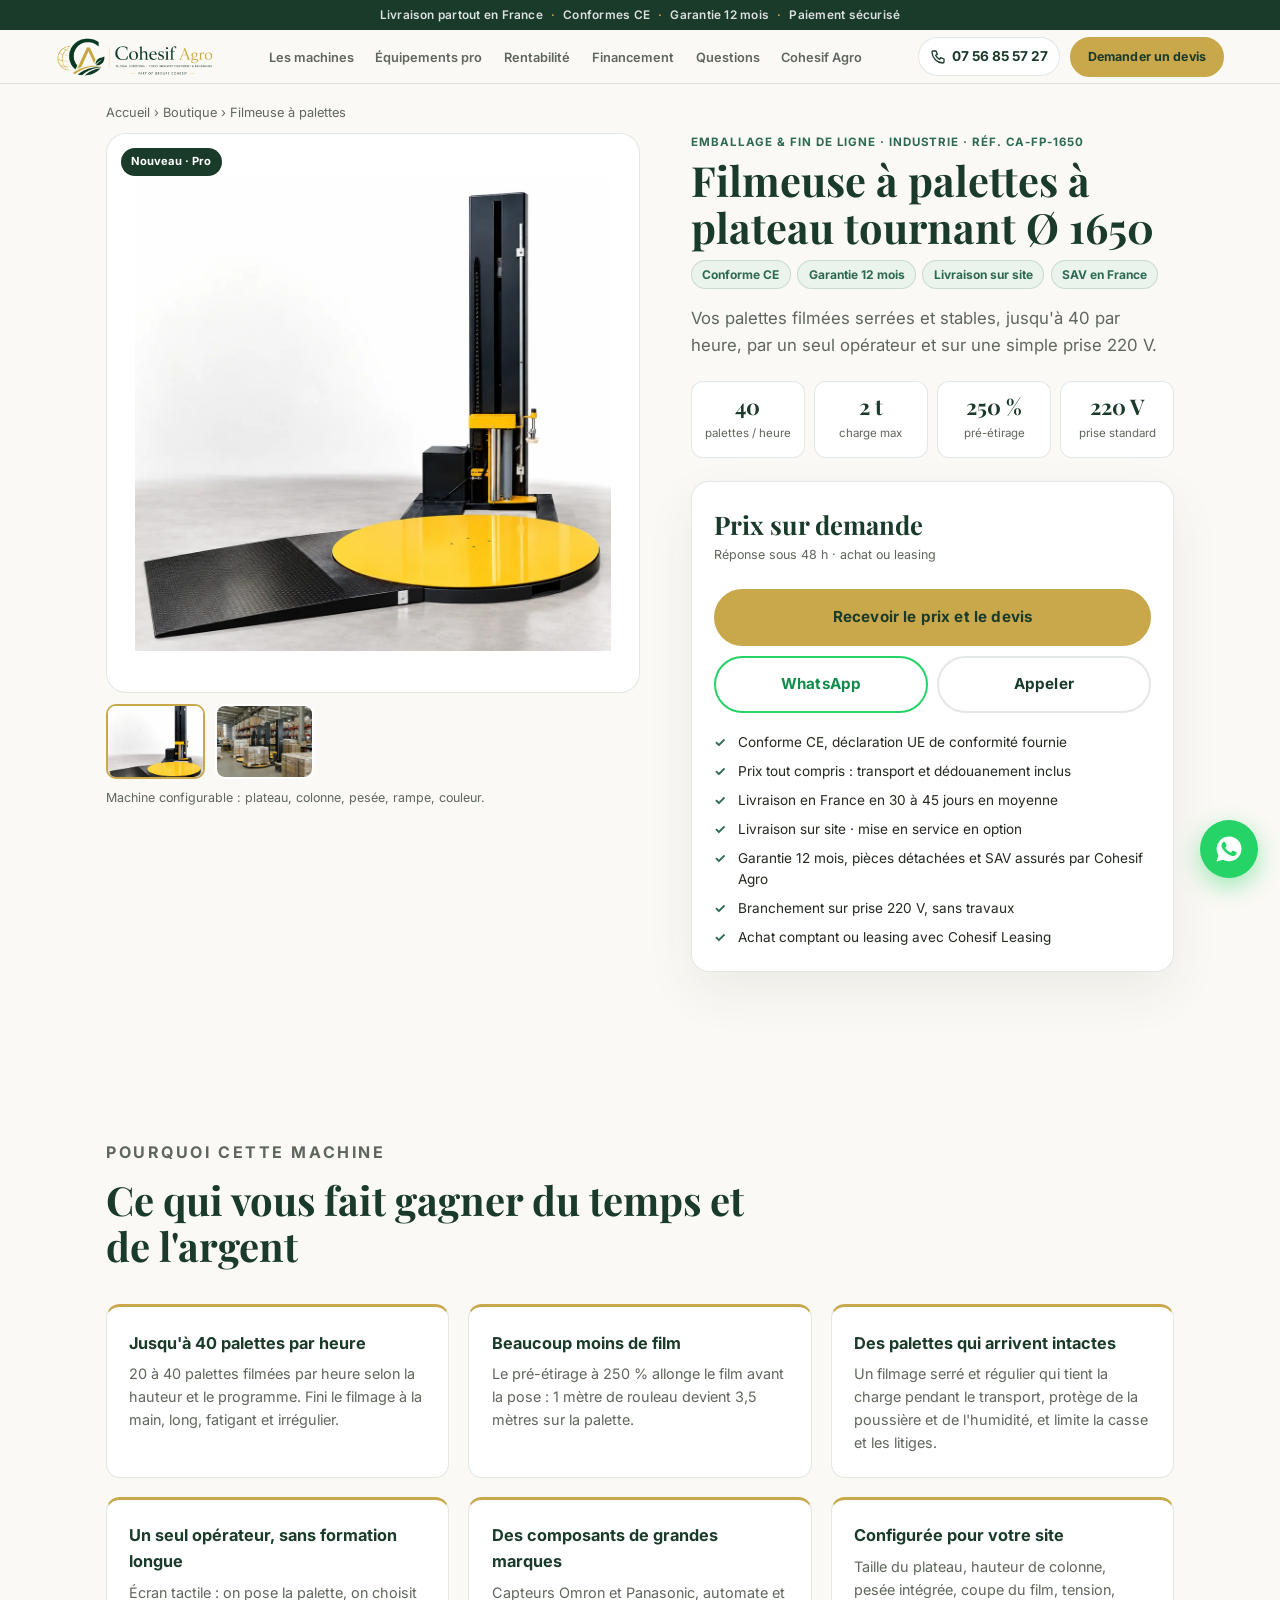
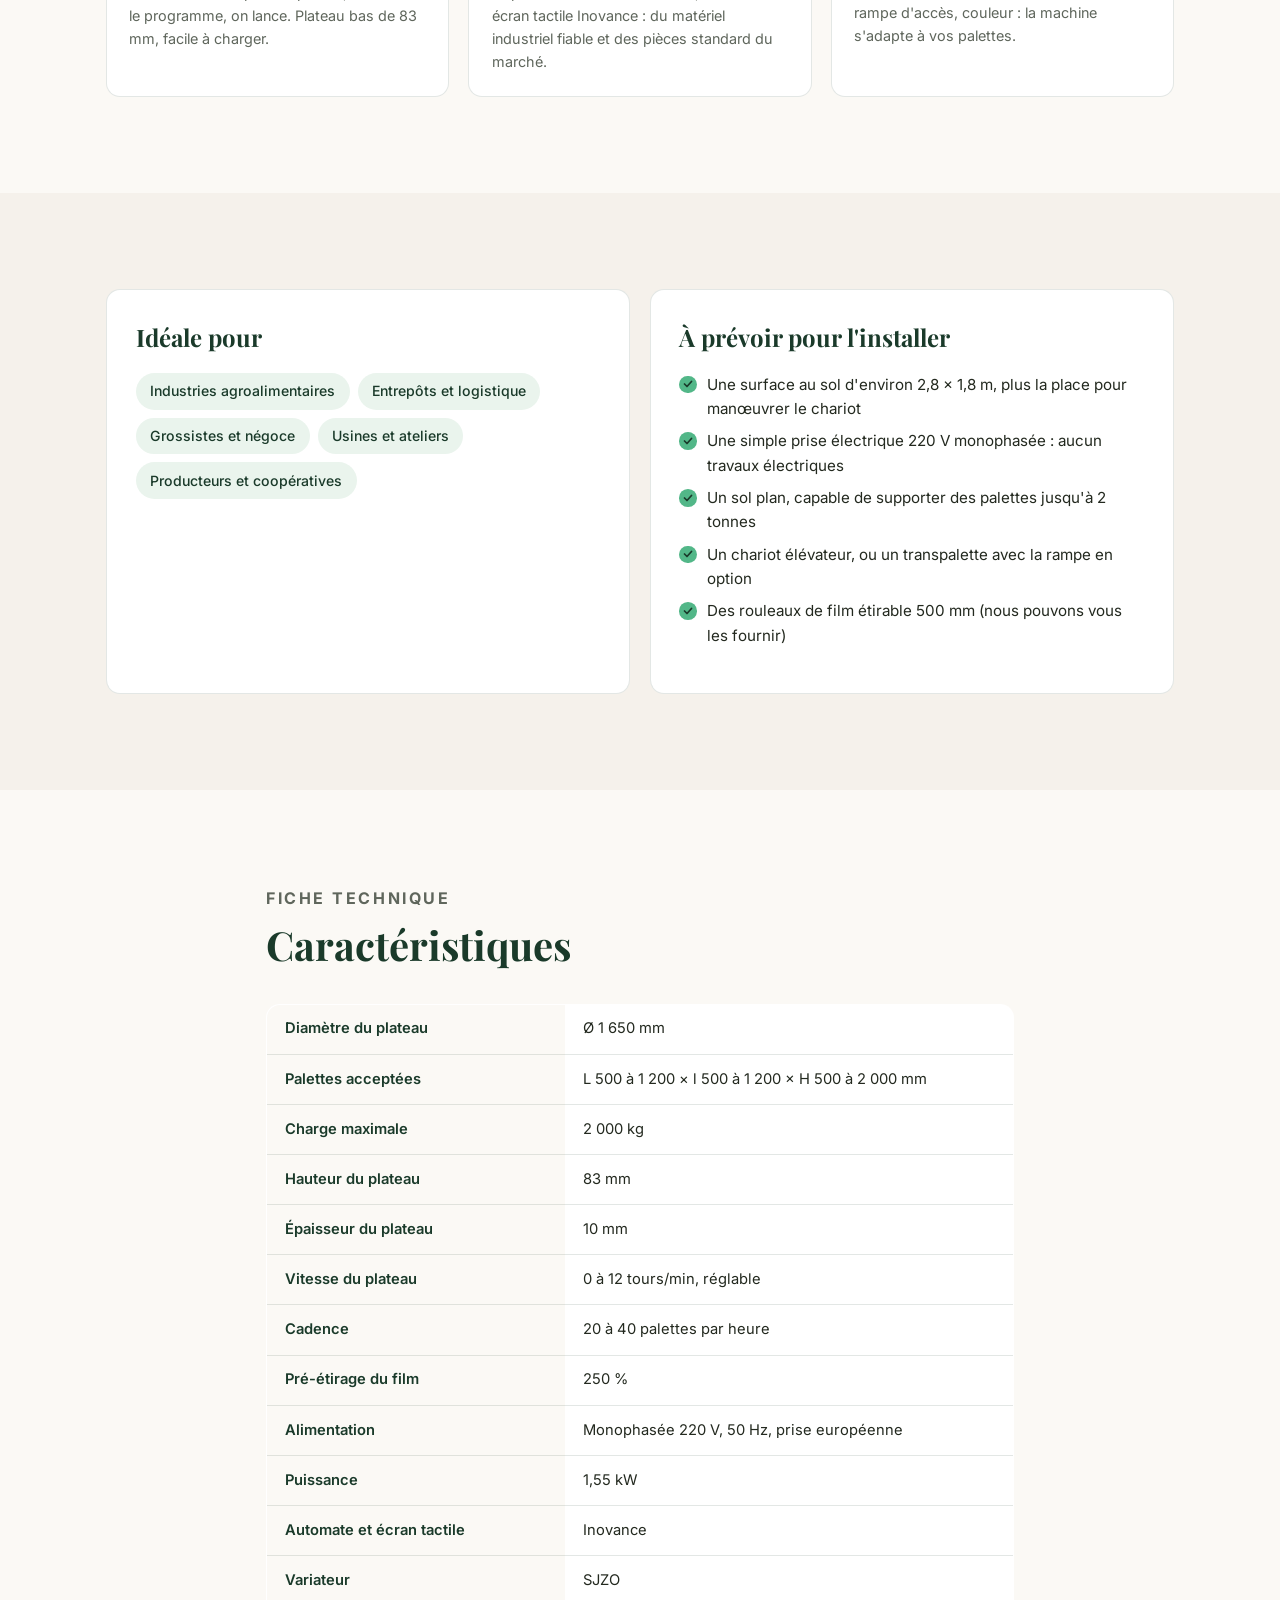
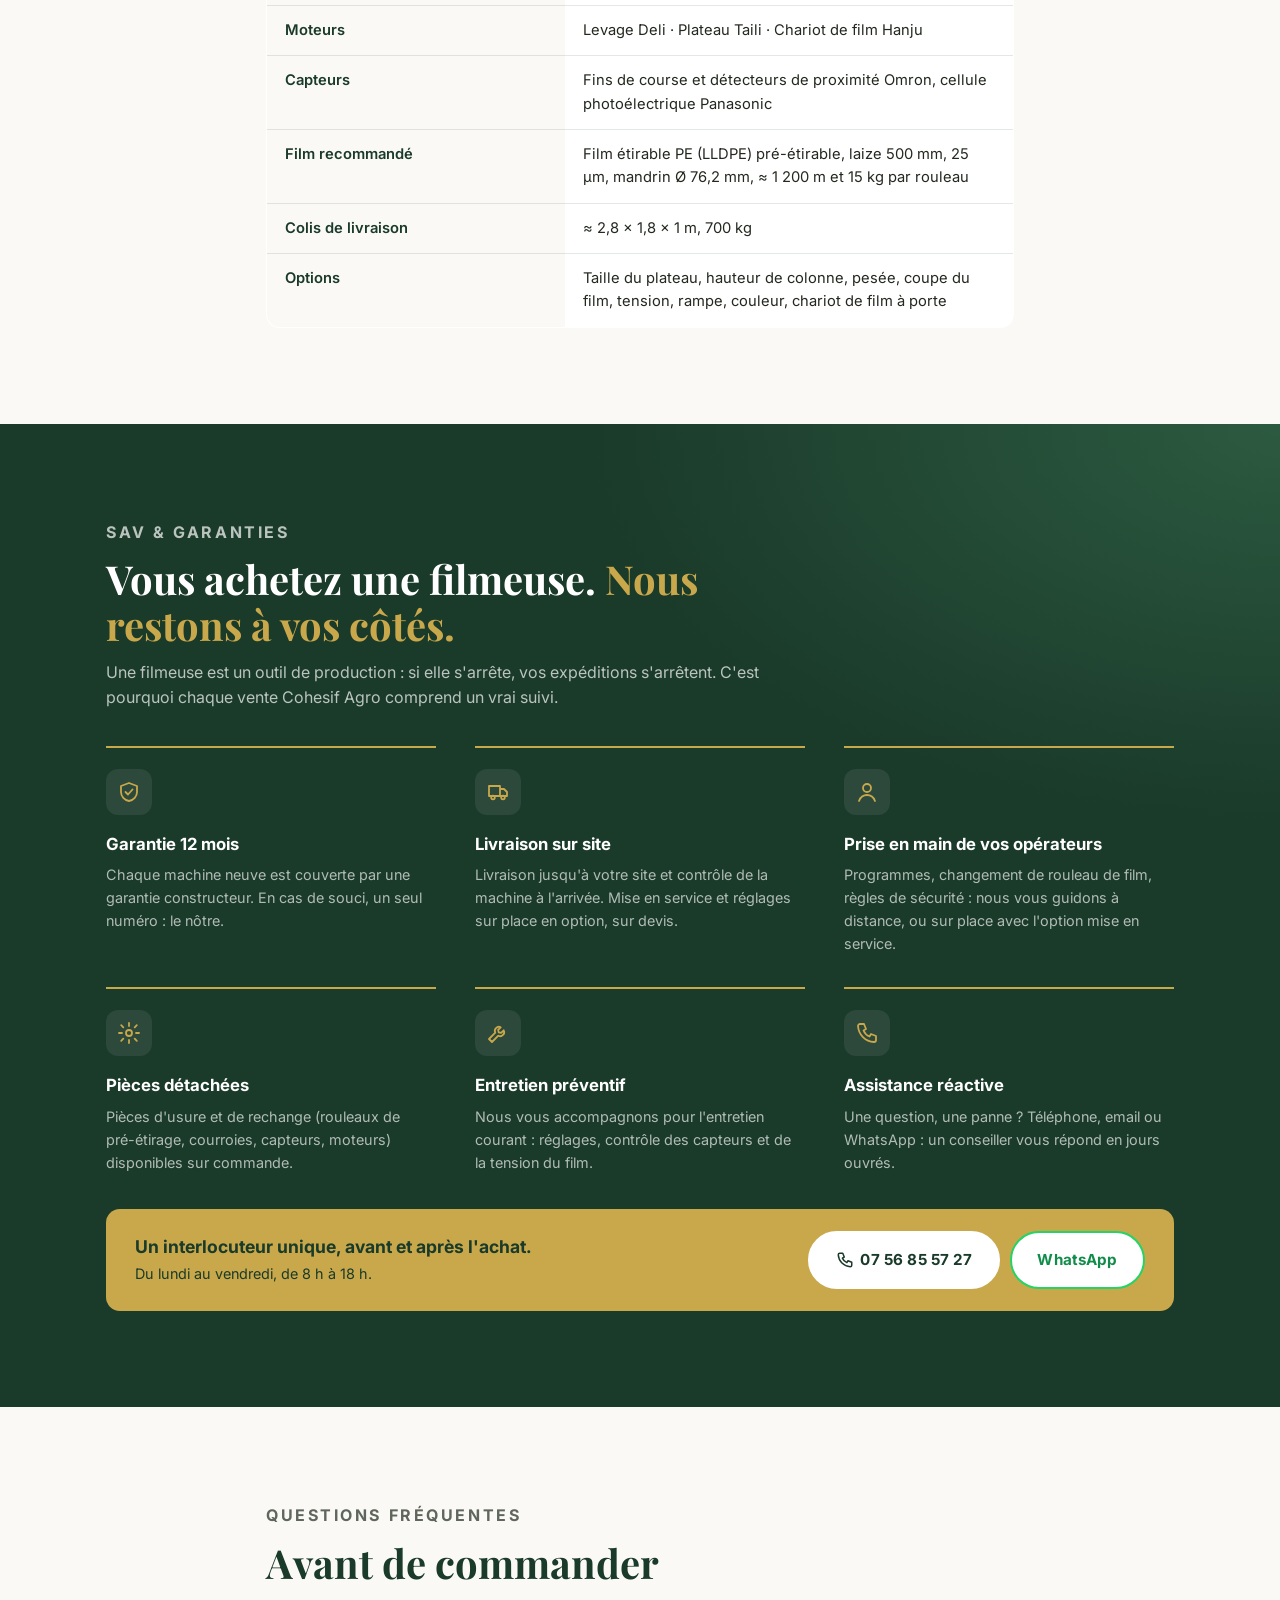
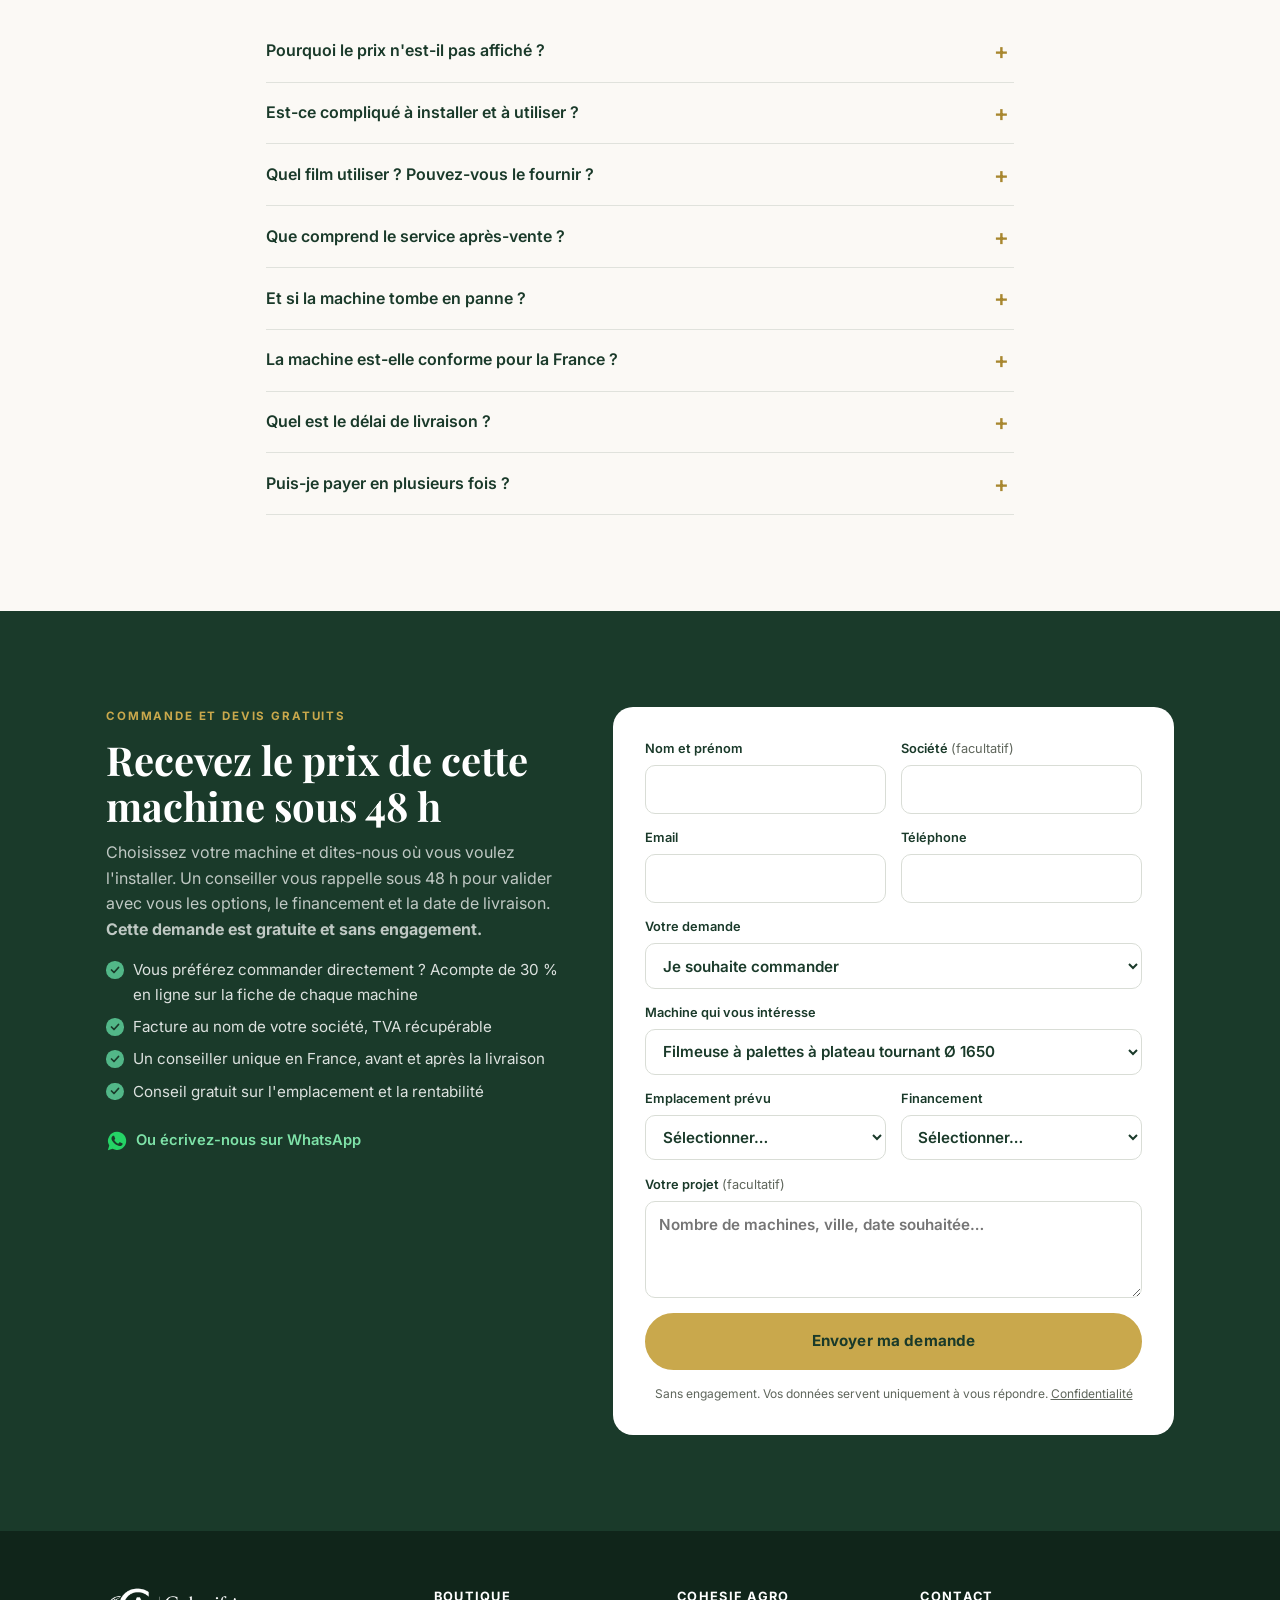
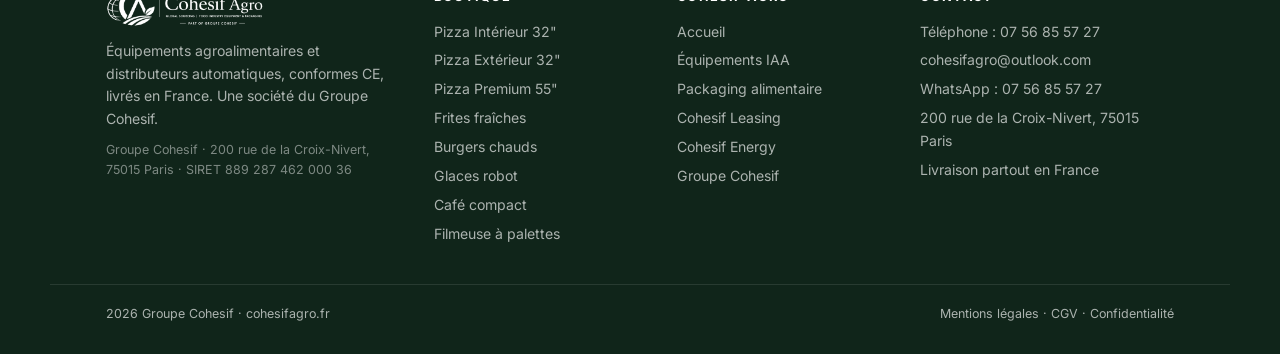
<file: boutique-filmeuse-palettes.html>
<!DOCTYPE html>
<html lang="fr">
<head>
<meta charset="UTF-8"/>
<meta name="viewport" content="width=device-width, initial-scale=1.0"/>
<title>Filmeuse à palettes à plateau tournant à vendre | Cohesif Agro</title>
<meta name="description" content="Vos palettes filmées serrées et stables, jusqu&#x27;à 40 par heure, par un seul opérateur et sur une simple prise 220 V. Conforme CE, livré partout en France. Devis tout compris sous 48 h, achat ou leasing."/>
<meta name="robots" content="index, follow, max-snippet:-1, max-image-preview:large, max-video-preview:-1"/>
<meta name="author" content="Cohesif Agro - Groupe Cohesif"/>
<link rel="canonical" href="https://cohesifagro.fr/boutique-filmeuse-palettes.html"/>
<link rel="alternate" hreflang="fr-FR" href="https://cohesifagro.fr/boutique-filmeuse-palettes.html"/>
<link rel="alternate" hreflang="x-default" href="https://cohesifagro.fr/boutique-filmeuse-palettes.html"/>
<meta name="geo.region" content="FR"/>
<meta name="geo.placename" content="France"/>
<meta property="og:title" content="Filmeuse à palettes à plateau tournant à vendre | Cohesif Agro"/>
<meta property="og:description" content="Vos palettes filmées serrées et stables, jusqu&#x27;à 40 par heure, par un seul opérateur et sur une simple prise 220 V. Conforme CE, livré partout en France. Devis tout compris sous 48 h, achat ou leasing."/>
<meta property="og:url" content="https://cohesifagro.fr/boutique-filmeuse-palettes.html"/>
<meta property="og:type" content="website"/>
<meta property="og:locale" content="fr_FR"/>
<meta property="og:site_name" content="Cohesif Agro"/>
<meta property="og:image" content="https://cohesifagro.fr/img/boutique/filmeuse-palettes.webp"/>
<meta property="og:image:alt" content="Filmeuse à palettes à plateau tournant Ø 1650"/>
<meta name="twitter:card" content="summary_large_image"/>
<meta name="twitter:title" content="Filmeuse à palettes à plateau tournant à vendre | Cohesif Agro"/>
<meta name="twitter:description" content="Vos palettes filmées serrées et stables, jusqu&#x27;à 40 par heure, par un seul opérateur et sur une simple prise 220 V. Conforme CE, livré partout en France. Devis tout compris sous 48 h, achat ou leasing."/>
<meta name="twitter:image" content="https://cohesifagro.fr/img/boutique/filmeuse-palettes.webp"/>
<meta name="theme-color" content="#1A3A2A"/>
<link rel="icon" href="favicon.svg?v=2" type="image/svg+xml"/>
<link rel="icon" type="image/png" sizes="32x32" href="img/brand/icon-32.png?v=2"/>
<link rel="apple-touch-icon" sizes="180x180" href="apple-touch-icon.png?v=2"/>
<link rel="manifest" href="site.webmanifest"/>
<link rel="preload" as="image" href="img/boutique/filmeuse-palettes.webp" fetchpriority="high"/>
<link rel="preconnect" href="https://fonts.googleapis.com"/>
<link rel="preconnect" href="https://fonts.gstatic.com" crossorigin/>
<link href="https://fonts.googleapis.com/css2?family=Playfair+Display:wght@700;900&family=Inter:wght@300;400;500;600;700&display=swap" rel="stylesheet"/>
<link rel="stylesheet" href="boutique.css?v=ce3197e2"/>
<script type="application/ld+json">{"@context": "https://schema.org", "@graph": [{"@type": "Organization", "@id": "https://cohesifagro.fr/#organization", "name": "Cohesif Agro", "alternateName": "Cohésif Agro", "url": "https://cohesifagro.fr/", "logo": "https://cohesifagro.fr/img/brand/logo-cohesif-agro-512.png", "image": "https://cohesifagro.fr/img/brand/og-cohesif-agro.jpg", "email": "cohesifagro@outlook.com", "telephone": "+33756855727", "address": {"@type": "PostalAddress", "streetAddress": "200 rue de la Croix-Nivert", "addressLocality": "Paris", "postalCode": "75015", "addressRegion": "Île-de-France", "addressCountry": "FR"}, "areaServed": [{"@type": "Country", "name": "France"}, {"@type": "AdministrativeArea", "name": "Île-de-France"}, {"@type": "AdministrativeArea", "name": "Auvergne-Rhône-Alpes"}, {"@type": "AdministrativeArea", "name": "Provence-Alpes-Côte d'Azur"}, {"@type": "AdministrativeArea", "name": "Occitanie"}, {"@type": "AdministrativeArea", "name": "Nouvelle-Aquitaine"}, {"@type": "AdministrativeArea", "name": "Hauts-de-France"}, {"@type": "AdministrativeArea", "name": "Grand Est"}, {"@type": "AdministrativeArea", "name": "Pays de la Loire"}, {"@type": "AdministrativeArea", "name": "Bretagne"}, {"@type": "AdministrativeArea", "name": "Normandie"}, {"@type": "AdministrativeArea", "name": "Bourgogne-Franche-Comté"}, {"@type": "AdministrativeArea", "name": "Centre-Val de Loire"}, {"@type": "AdministrativeArea", "name": "Corse"}], "contactPoint": {"@type": "ContactPoint", "telephone": "+33756855727", "email": "cohesifagro@outlook.com", "contactType": "sales", "areaServed": "FR", "availableLanguage": ["French", "English"]}, "parentOrganization": {"@type": "Organization", "name": "Groupe Cohesif", "url": "https://www.groupecohesif.fr"}, "sameAs": ["https://www.linkedin.com/company/cohesifpartners/", "https://www.groupecohesif.fr"]}, {"@type": "Product", "name": "Filmeuse à palettes à plateau tournant Ø 1650", "sku": "CA-FP-1650", "description": "Vos palettes filmées serrées et stables, jusqu'à 40 par heure, par un seul opérateur et sur une simple prise 220 V.", "image": ["https://cohesifagro.fr/img/boutique/filmeuse-palettes.webp", "https://cohesifagro.fr/img/boutique/filmeuse-entrepot.webp"], "category": "Filmeuse à palettes", "brand": {"@type": "Brand", "name": "Cohesif Agro"}, "url": "https://cohesifagro.fr/boutique-filmeuse-palettes.html", "mpn": "CA-FP-1650", "audience": {"@type": "BusinessAudience", "audienceType": "Professionnels et entrepreneurs"}, "additionalProperty": [{"@type": "PropertyValue", "name": "Diamètre du plateau", "value": "Ø 1 650 mm"}, {"@type": "PropertyValue", "name": "Palettes acceptées", "value": "L 500 à 1 200 × l 500 à 1 200 × H 500 à 2 000 mm"}, {"@type": "PropertyValue", "name": "Charge maximale", "value": "2 000 kg"}, {"@type": "PropertyValue", "name": "Hauteur du plateau", "value": "83 mm"}, {"@type": "PropertyValue", "name": "Épaisseur du plateau", "value": "10 mm"}, {"@type": "PropertyValue", "name": "Vitesse du plateau", "value": "0 à 12 tours/min, réglable"}, {"@type": "PropertyValue", "name": "Cadence", "value": "20 à 40 palettes par heure"}, {"@type": "PropertyValue", "name": "Pré-étirage du film", "value": "250 %"}, {"@type": "PropertyValue", "name": "Alimentation", "value": "Monophasée 220 V, 50 Hz, prise européenne"}, {"@type": "PropertyValue", "name": "Puissance", "value": "1,55 kW"}, {"@type": "PropertyValue", "name": "Automate et écran tactile", "value": "Inovance"}, {"@type": "PropertyValue", "name": "Variateur", "value": "SJZO"}, {"@type": "PropertyValue", "name": "Moteurs", "value": "Levage Deli · Plateau Taili · Chariot de film Hanju"}, {"@type": "PropertyValue", "name": "Capteurs", "value": "Fins de course et détecteurs de proximité Omron, cellule photoélectrique Panasonic"}, {"@type": "PropertyValue", "name": "Film recommandé", "value": "Film étirable PE (LLDPE) pré-étirable, laize 500 mm, 25 µm, mandrin Ø 76,2 mm, ≈ 1 200 m et 15 kg par rouleau"}, {"@type": "PropertyValue", "name": "Colis de livraison", "value": "≈ 2,8 × 1,8 × 1 m, 700 kg"}, {"@type": "PropertyValue", "name": "Options", "value": "Taille du plateau, hauteur de colonne, pesée, coupe du film, tension, rampe, couleur, chariot de film à porte"}]}, {"@type": "BreadcrumbList", "itemListElement": [{"@type": "ListItem", "position": 1, "name": "Accueil", "item": "https://cohesifagro.fr/"}, {"@type": "ListItem", "position": 2, "name": "Boutique", "item": "https://cohesifagro.fr/boutique.html"}, {"@type": "ListItem", "position": 3, "name": "Filmeuse à palettes à plateau tournant Ø 1650", "item": "https://cohesifagro.fr/boutique-filmeuse-palettes.html"}]}, {"@type": "FAQPage", "mainEntity": [{"@type": "Question", "name": "Pourquoi le prix n'est-il pas affiché ?", "acceptedAnswer": {"@type": "Answer", "text": "Le prix dépend des options choisies (taille du plateau, hauteur de colonne, pesée, rampe…) et du lieu de livraison. Nous vous envoyons un devis tout compris sous 48 h : machine, transport, dédouanement et livraison en France."}}, {"@type": "Question", "name": "Est-ce compliqué à installer et à utiliser ?", "acceptedAnswer": {"@type": "Answer", "text": "Non. La machine se pose au sol et se branche sur une prise 220 V classique. L'opérateur pose la palette, choisit un programme sur l'écran tactile et lance le filmage : la prise en main est rapide."}}, {"@type": "Question", "name": "Quel film utiliser ? Pouvez-vous le fournir ?", "acceptedAnswer": {"@type": "Answer", "text": "Un film étirable PE pré-étirable de 500 mm de large et 25 µm d'épaisseur, sur mandrin de 76,2 mm. Cohesif Agro source aussi le packaging : nous pouvons vous livrer le film avec la machine, puis en réassort."}}, {"@type": "Question", "name": "Que comprend le service après-vente ?", "acceptedAnswer": {"@type": "Answer", "text": "Garantie constructeur de 12 mois, livraison sur votre site, aide à la prise en main, mise en service sur place en option, pièces détachées disponibles et assistance par téléphone, email ou WhatsApp. Un seul interlocuteur, avant et après l'achat : Cohesif Agro."}}, {"@type": "Question", "name": "Et si la machine tombe en panne ?", "acceptedAnswer": {"@type": "Answer", "text": "Vous nous appelez ou nous écrivez sur WhatsApp : un conseiller fait le diagnostic avec vous et, si une pièce doit être remplacée, nous vous l'envoyons. Les capteurs, l'automate et l'écran sont des composants industriels standard (Omron, Panasonic, Inovance), faciles à remplacer."}}, {"@type": "Question", "name": "La machine est-elle conforme pour la France ?", "acceptedAnswer": {"@type": "Answer", "text": "Oui. Elle est livrée avec le marquage CE et la déclaration UE de conformité, comme tous les équipements Cohesif Agro."}}, {"@type": "Question", "name": "Quel est le délai de livraison ?", "acceptedAnswer": {"@type": "Answer", "text": "Comptez en moyenne 30 à 45 jours entre la validation de la commande et la livraison sur site. Le planning précis figure dans votre devis."}}, {"@type": "Question", "name": "Puis-je payer en plusieurs fois ?", "acceptedAnswer": {"@type": "Answer", "text": "Oui. Avec Cohesif Leasing, la société de financement du Groupe Cohesif, vous payez une mensualité fixe et préservez votre trésorerie. Indiquez « Leasing » dans votre demande."}}]}]}</script>
</head>
<body>
<div class="bq-top">
  <span>Livraison partout en France</span><span class="bq-top-sep">·</span><span>Conformes CE</span><span class="bq-top-sep">·</span><span>Garantie 12 mois</span><span class="bq-top-sep">·</span><span>Paiement sécurisé</span>
</div>
<nav class="bq-nav" aria-label="Navigation principale">
  <a href="index.html" class="bq-logo"><img src="img/boutique/logo-cohesif-agro-trim.webp" alt="Cohesif Agro" width="520" height="133"/></a>
  <ul class="bq-links">
    <li><a href="boutique.html#machines">Les machines</a></li>
    <li><a href="boutique.html#equipements">Équipements pro</a></li>
    <li><a href="boutique.html#rentabilite">Rentabilité</a></li>
    <li><a href="boutique.html#financement">Financement</a></li>
    <li><a href="boutique.html#faq">Questions</a></li>
    <li><a href="index.html">Cohesif Agro</a></li>
  </ul>
  <div class="bq-nav-r">
    <a href="tel:+33756855727" class="bq-call" aria-label="Appeler un conseiller au 07 56 85 57 27"><svg viewBox="0 0 24 24" aria-hidden="true"><path d="M5 3h4l2 5-2.5 1.5a11 11 0 0 0 6 6L16 13l5 2v4a2 2 0 0 1-2 2A17 17 0 0 1 3 5a2 2 0 0 1 2-2z"/></svg><span>07 56 85 57 27</span></a>
    <a href="#devis" class="bq-btn bq-btn-sm">Demander un devis</a>
    <button class="bq-burger" id="bqBurger" aria-label="Ouvrir le menu" aria-expanded="false"><span></span><span></span><span></span></button>
  </div>
</nav>
<div class="bq-mmenu" id="bqMenu">
  <a href="boutique.html#machines">Les machines</a>
  <a href="boutique.html#equipements">Équipements pro</a>
  <a href="boutique.html#rentabilite">Rentabilité</a>
  <a href="boutique.html#financement">Financement</a>
  <a href="boutique.html#faq">Questions</a>
  <a href="boutique.html#france">Livraison en France</a>
  <a href="index.html">Cohesif Agro</a>
  <a href="tel:+33756855727">Appeler un conseiller : 07 56 85 57 27</a>
  <a href="#devis" class="bq-btn">Demander un devis</a>
</div>

<main class="bq-fiche">
  <div class="bq-in">
    <nav class="bq-crumb" aria-label="Fil d'Ariane"><a href="index.html">Accueil</a> › <a href="boutique.html">Boutique</a> › <span>Filmeuse à palettes</span></nav>
  </div>
  <section class="bq-in bq-prod">
    <div class="bq-gal">
      <div class="bq-gal-main"><span class="bq-badge">Nouveau · Pro</span><img src="img/boutique/filmeuse-palettes.webp" alt="Filmeuse à palettes à plateau tournant Ø 1650" id="bqMainImg"/></div>
      <div class="bq-thumbs"><button class="bq-thumb is-on" data-src="img/boutique/filmeuse-palettes.webp" aria-label="Photo 1"><img src="img/boutique/filmeuse-palettes.webp" alt="" loading="lazy"/></button><button class="bq-thumb" data-src="img/boutique/filmeuse-entrepot.webp" aria-label="Photo 2"><img src="img/boutique/filmeuse-entrepot.webp" alt="" loading="lazy"/></button></div>
      <p class="bq-gal-note">Machine configurable : plateau, colonne, pesée, rampe, couleur.</p>
    </div>
    <div class="bq-info">
      <p class="bq-card-cat">Emballage &amp; fin de ligne · Industrie · Réf. CA-FP-1650</p>
      <h1>Filmeuse à palettes à plateau tournant Ø 1650</h1>
      <ul class="bq-ptags"><li>Conforme CE</li><li>Garantie 12 mois</li><li>Livraison sur site</li><li>SAV en France</li></ul>
      <p class="bq-acc">Vos palettes filmées serrées et stables, jusqu&#x27;à 40 par heure, par un seul opérateur et sur une simple prise 220 V.</p>
      <div class="bq-kpis"><div><b>40</b><span>palettes / heure</span></div><div><b>2 t</b><span>charge max</span></div><div><b>250 %</b><span>pré-étirage</span></div><div><b>220 V</b><span>prise standard</span></div></div>
      <div class="bq-buy">
        <div class="bq-px bq-px-lg"><span class="px-val px-dem">Prix sur demande</span><span class="px-sub">Réponse sous 48 h · achat ou leasing</span></div>
        <a href="#devis" class="bq-btn bq-btn-lg bq-btn-full">Recevoir le prix et le devis</a>
        <div class="bq-buy-2">
          <a href="https://wa.me/33756855727?text=Bonjour%2C%20je%20souhaite%20recevoir%20le%20prix%20de%20la%20%C2%AB%20Filmeuse%20%C3%A0%20palettes%20%C3%A0%20plateau%20tournant%20%C3%98%201650%20%C2%BB." class="bq-btn bq-btn-lg bq-btn-wa" target="_blank" rel="noopener">WhatsApp</a>
          <a href="tel:+33756855727" class="bq-btn bq-btn-lg bq-btn-ghost">Appeler</a>
        </div>
        <ul class="bq-reass"><li>Conforme CE, déclaration UE de conformité fournie</li><li>Prix tout compris : transport et dédouanement inclus</li><li>Livraison en France en 30 à 45 jours en moyenne</li><li>Livraison sur site · mise en service en option</li><li>Garantie 12 mois, pièces détachées et SAV assurés par Cohesif Agro</li><li>Branchement sur prise 220 V, sans travaux</li><li>Achat comptant ou leasing avec Cohesif Leasing</li></ul>
      </div>
    </div>
  </section>

  <section class="bq-sec">
    <div class="bq-in">
      <div class="bq-sec-head"><p class="bq-kicker">Pourquoi cette machine</p><h2>Ce qui vous fait gagner du temps et de l&#x27;argent</h2></div>
      <div class="bq-pts"><div class="bq-pt"><h3>Jusqu&#x27;à 40 palettes par heure</h3><p>20 à 40 palettes filmées par heure selon la hauteur et le programme. Fini le filmage à la main, long, fatigant et irrégulier.</p></div><div class="bq-pt"><h3>Beaucoup moins de film</h3><p>Le pré-étirage à 250 % allonge le film avant la pose : 1 mètre de rouleau devient 3,5 mètres sur la palette.</p></div><div class="bq-pt"><h3>Des palettes qui arrivent intactes</h3><p>Un filmage serré et régulier qui tient la charge pendant le transport, protège de la poussière et de l&#x27;humidité, et limite la casse et les litiges.</p></div><div class="bq-pt"><h3>Un seul opérateur, sans formation longue</h3><p>Écran tactile : on pose la palette, on choisit le programme, on lance. Plateau bas de 83 mm, facile à charger.</p></div><div class="bq-pt"><h3>Des composants de grandes marques</h3><p>Capteurs Omron et Panasonic, automate et écran tactile Inovance : du matériel industriel fiable et des pièces standard du marché.</p></div><div class="bq-pt"><h3>Configurée pour votre site</h3><p>Taille du plateau, hauteur de colonne, pesée intégrée, coupe du film, tension, rampe d&#x27;accès, couleur : la machine s&#x27;adapte à vos palettes.</p></div></div>
    </div>
  </section>

  <section class="bq-sec bq-where">
    <div class="bq-in bq-where-grid">
      <div class="bq-where-card">
        <h2>Idéale pour</h2>
        <ul class="bq-tags"><li>Industries agroalimentaires</li><li>Entrepôts et logistique</li><li>Grossistes et négoce</li><li>Usines et ateliers</li><li>Producteurs et coopératives</li></ul>
      </div>
      <div class="bq-where-card">
        <h2>À prévoir pour l'installer</h2>
        <ul class="bq-checks"><li>Une surface au sol d&#x27;environ 2,8 × 1,8 m, plus la place pour manœuvrer le chariot</li><li>Une simple prise électrique 220 V monophasée : aucun travaux électriques</li><li>Un sol plan, capable de supporter des palettes jusqu&#x27;à 2 tonnes</li><li>Un chariot élévateur, ou un transpalette avec la rampe en option</li><li>Des rouleaux de film étirable 500 mm (nous pouvons vous les fournir)</li></ul>
      </div>
    </div>
  </section>

  <section class="bq-sec">
    <div class="bq-in bq-spec-wrap">
      <div class="bq-sec-head"><p class="bq-kicker">Fiche technique</p><h2>Caractéristiques</h2></div>
      <table class="bq-specs"><tbody><tr><th>Diamètre du plateau</th><td>Ø 1 650 mm</td></tr><tr><th>Palettes acceptées</th><td>L 500 à 1 200 × l 500 à 1 200 × H 500 à 2 000 mm</td></tr><tr><th>Charge maximale</th><td>2 000 kg</td></tr><tr><th>Hauteur du plateau</th><td>83 mm</td></tr><tr><th>Épaisseur du plateau</th><td>10 mm</td></tr><tr><th>Vitesse du plateau</th><td>0 à 12 tours/min, réglable</td></tr><tr><th>Cadence</th><td>20 à 40 palettes par heure</td></tr><tr><th>Pré-étirage du film</th><td>250 %</td></tr><tr><th>Alimentation</th><td>Monophasée 220 V, 50 Hz, prise européenne</td></tr><tr><th>Puissance</th><td>1,55 kW</td></tr><tr><th>Automate et écran tactile</th><td>Inovance</td></tr><tr><th>Variateur</th><td>SJZO</td></tr><tr><th>Moteurs</th><td>Levage Deli · Plateau Taili · Chariot de film Hanju</td></tr><tr><th>Capteurs</th><td>Fins de course et détecteurs de proximité Omron, cellule photoélectrique Panasonic</td></tr><tr><th>Film recommandé</th><td>Film étirable PE (LLDPE) pré-étirable, laize 500 mm, 25 µm, mandrin Ø 76,2 mm, ≈ 1 200 m et 15 kg par rouleau</td></tr><tr><th>Colis de livraison</th><td>≈ 2,8 × 1,8 × 1 m, 700 kg</td></tr><tr><th>Options</th><td>Taille du plateau, hauteur de colonne, pesée, coupe du film, tension, rampe, couleur, chariot de film à porte</td></tr></tbody></table>
    </div>
  </section>

  <section class="bq-sec bq-sav" id="sav">
    <div class="bq-in">
      <div class="bq-sec-head">
        <p class="bq-kicker">SAV &amp; garanties</p>
        <h2>Vous achetez une filmeuse. <span class="bq-accent">Nous restons à vos côtés.</span></h2>
        <p>Une filmeuse est un outil de production : si elle s&#x27;arrête, vos expéditions s&#x27;arrêtent. C&#x27;est pourquoi chaque vente Cohesif Agro comprend un vrai suivi.</p>
      </div>
      <div class="bq-sav-grid"><div class="bq-sav-it"><span class="bq-ico"><svg viewBox="0 0 24 24" aria-hidden="true"><path d="M12 3l8 3v6c0 4.5-3.4 8.3-8 9-4.6-.7-8-4.5-8-9V6l8-3z"/><path d="M8.5 12l2.5 2.5 4.5-5"/></svg></span><h3>Garantie 12 mois</h3><p>Chaque machine neuve est couverte par une garantie constructeur. En cas de souci, un seul numéro : le nôtre.</p></div><div class="bq-sav-it"><span class="bq-ico"><svg viewBox="0 0 24 24" aria-hidden="true"><path d="M3 6h11v10H3zM14 9h4l3 3v4h-7"/><circle cx="7" cy="17.5" r="1.8"/><circle cx="17" cy="17.5" r="1.8"/></svg></span><h3>Livraison sur site</h3><p>Livraison jusqu&#x27;à votre site et contrôle de la machine à l&#x27;arrivée. Mise en service et réglages sur place en option, sur devis.</p></div><div class="bq-sav-it"><span class="bq-ico"><svg viewBox="0 0 24 24" aria-hidden="true"><circle cx="12" cy="8" r="4"/><path d="M4 21c1.5-4 4.5-6 8-6s6.5 2 8 6"/></svg></span><h3>Prise en main de vos opérateurs</h3><p>Programmes, changement de rouleau de film, règles de sécurité : nous vous guidons à distance, ou sur place avec l&#x27;option mise en service.</p></div><div class="bq-sav-it"><span class="bq-ico"><svg viewBox="0 0 24 24" aria-hidden="true"><circle cx="12" cy="12" r="3"/><path d="M12 2v3M12 19v3M4.2 4.2l2.1 2.1M17.7 17.7l2.1 2.1M2 12h3M19 12h3M4.2 19.8l2.1-2.1M17.7 6.3l2.1-2.1"/></svg></span><h3>Pièces détachées</h3><p>Pièces d&#x27;usure et de rechange (rouleaux de pré-étirage, courroies, capteurs, moteurs) disponibles sur commande.</p></div><div class="bq-sav-it"><span class="bq-ico"><svg viewBox="0 0 24 24" aria-hidden="true"><path d="M14.7 6.3a4 4 0 0 0-5.4 5.4L3 18l3 3 6.3-6.3a4 4 0 0 0 5.4-5.4l-2.6 2.6-2.4-.6-.6-2.4 2.6-2.6z"/></svg></span><h3>Entretien préventif</h3><p>Nous vous accompagnons pour l&#x27;entretien courant : réglages, contrôle des capteurs et de la tension du film.</p></div><div class="bq-sav-it"><span class="bq-ico"><svg viewBox="0 0 24 24" aria-hidden="true"><path d="M5 3h4l2 5-2.5 1.5a11 11 0 0 0 6 6L16 13l5 2v4a2 2 0 0 1-2 2A17 17 0 0 1 3 5a2 2 0 0 1 2-2z"/></svg></span><h3>Assistance réactive</h3><p>Une question, une panne ? Téléphone, email ou WhatsApp : un conseiller vous répond en jours ouvrés.</p></div></div>
      <div class="bq-sav-cta">
        <div><b>Un interlocuteur unique, avant et après l'achat.</b><span>Du lundi au vendredi, de 8 h à 18 h.</span></div>
        <div class="bq-sav-btns">
          <a href="tel:+33756855727" class="bq-btn bq-btn-lg bq-btn-light"><svg viewBox="0 0 24 24" aria-hidden="true"><path d="M5 3h4l2 5-2.5 1.5a11 11 0 0 0 6 6L16 13l5 2v4a2 2 0 0 1-2 2A17 17 0 0 1 3 5a2 2 0 0 1 2-2z"/></svg> 07 56 85 57 27</a>
          <a href="https://wa.me/33756855727?text=Bonjour%2C%20j%27ai%20une%20question%20sur%20la%20%C2%AB%20Filmeuse%20%C3%A0%20palettes%20%C3%A0%20plateau%20tournant%20%C3%98%201650%20%C2%BB." class="bq-btn bq-btn-lg bq-btn-wa" target="_blank" rel="noopener">WhatsApp</a>
        </div>
      </div>
    </div>
  </section>

  

  <section class="bq-sec bq-faq">
    <div class="bq-in bq-faq-in">
      <div class="bq-sec-head"><p class="bq-kicker">Questions fréquentes</p><h2>Avant de commander</h2></div>
      <details class="bq-faq-it"><summary>Pourquoi le prix n&#x27;est-il pas affiché ?</summary><p>Le prix dépend des options choisies (taille du plateau, hauteur de colonne, pesée, rampe…) et du lieu de livraison. Nous vous envoyons un devis tout compris sous 48 h : machine, transport, dédouanement et livraison en France.</p></details><details class="bq-faq-it"><summary>Est-ce compliqué à installer et à utiliser ?</summary><p>Non. La machine se pose au sol et se branche sur une prise 220 V classique. L&#x27;opérateur pose la palette, choisit un programme sur l&#x27;écran tactile et lance le filmage : la prise en main est rapide.</p></details><details class="bq-faq-it"><summary>Quel film utiliser ? Pouvez-vous le fournir ?</summary><p>Un film étirable PE pré-étirable de 500 mm de large et 25 µm d&#x27;épaisseur, sur mandrin de 76,2 mm. Cohesif Agro source aussi le packaging : nous pouvons vous livrer le film avec la machine, puis en réassort.</p></details><details class="bq-faq-it"><summary>Que comprend le service après-vente ?</summary><p>Garantie constructeur de 12 mois, livraison sur votre site, aide à la prise en main, mise en service sur place en option, pièces détachées disponibles et assistance par téléphone, email ou WhatsApp. Un seul interlocuteur, avant et après l&#x27;achat : Cohesif Agro.</p></details><details class="bq-faq-it"><summary>Et si la machine tombe en panne ?</summary><p>Vous nous appelez ou nous écrivez sur WhatsApp : un conseiller fait le diagnostic avec vous et, si une pièce doit être remplacée, nous vous l&#x27;envoyons. Les capteurs, l&#x27;automate et l&#x27;écran sont des composants industriels standard (Omron, Panasonic, Inovance), faciles à remplacer.</p></details><details class="bq-faq-it"><summary>La machine est-elle conforme pour la France ?</summary><p>Oui. Elle est livrée avec le marquage CE et la déclaration UE de conformité, comme tous les équipements Cohesif Agro.</p></details><details class="bq-faq-it"><summary>Quel est le délai de livraison ?</summary><p>Comptez en moyenne 30 à 45 jours entre la validation de la commande et la livraison sur site. Le planning précis figure dans votre devis.</p></details><details class="bq-faq-it"><summary>Puis-je payer en plusieurs fois ?</summary><p>Oui. Avec Cohesif Leasing, la société de financement du Groupe Cohesif, vous payez une mensualité fixe et préservez votre trésorerie. Indiquez « Leasing » dans votre demande.</p></details>
    </div>
  </section>

  <section class="bq-devis" id="devis">
  <div class="bq-in bq-devis-grid">
    <div class="bq-devis-txt">
      <p class="bq-kicker">Commande et devis gratuits</p>
      <h2>Recevez le prix de cette machine sous 48 h</h2>
      <p>Choisissez votre machine et dites-nous où vous voulez l'installer. Un conseiller vous rappelle sous 48 h pour valider avec vous les options, le financement et la date de livraison. <strong>Cette demande est gratuite et sans engagement.</strong></p>
      <ul class="bq-checks">
        <li>Vous préférez commander directement ? Acompte de 30 % en ligne sur la fiche de chaque machine</li>
        <li>Facture au nom de votre société, TVA récupérable</li>
        <li>Un conseiller unique en France, avant et après la livraison</li>
        <li>Conseil gratuit sur l'emplacement et la rentabilité</li>
      </ul>
      <a class="bq-wa-inline" href="https://wa.me/33756855727?text=Bonjour%2C%20je%20souhaite%20recevoir%20le%20prix%20de%20la%20%C2%AB%20Filmeuse%20%C3%A0%20palettes%20%C3%A0%20plateau%20tournant%20%C3%98%201650%20%C2%BB." target="_blank" rel="noopener">
        <svg viewBox="0 0 24 24" aria-hidden="true"><path d="M12.05 2a9.9 9.9 0 0 0-8.5 14.95L2 22l5.2-1.5A9.9 9.9 0 1 0 12.05 2zm5.8 14.1c-.25.7-1.45 1.33-2 1.4-.52.08-1.17.11-1.88-.12-.43-.13-.99-.32-1.7-.62-3-1.3-4.94-4.3-5.1-4.5-.14-.2-1.2-1.6-1.2-3.07s.76-2.18 1.04-2.48c.27-.3.6-.37.8-.37h.57c.18 0 .43-.07.67.5.25.6.84 2.06.92 2.2.07.15.12.33.02.52-.1.2-.15.32-.3.5-.14.17-.3.38-.44.52-.15.15-.3.3-.13.6.17.3.77 1.27 1.65 2.05 1.14 1.01 2.1 1.33 2.4 1.48.3.15.47.12.64-.07.18-.2.75-.87.94-1.17.2-.3.4-.25.67-.15.27.1 1.73.82 2.03.97.3.15.5.22.57.35.07.12.07.7-.18 1.4z"/></svg>
        Ou écrivez-nous sur WhatsApp
      </a>
    </div>
    <form class="bq-form" action="https://formspree.io/f/mzdnndna" method="POST" data-bq-form>
      <input type="hidden" name="_subject" value="Cohesif Agro · Demande de prix filmeuse à palettes"/>
      <input type="hidden" name="source" value="Boutique Cohesif Agro"/>
      <input type="text" name="_gotcha" class="bq-hp" tabindex="-1" autocomplete="off" aria-hidden="true"/>
      <div class="bq-frow">
        <label>Nom et prénom<input type="text" name="nom" required autocomplete="name"/></label>
        <label>Société <span>(facultatif)</span><input type="text" name="societe" autocomplete="organization"/></label>
      </div>
      <div class="bq-frow">
        <label>Email<input type="email" name="email" required autocomplete="email"/></label>
        <label>Téléphone<input type="tel" name="telephone" required autocomplete="tel"/></label>
      </div>
      <label>Votre demande
        <select name="demande" required>
          <option>Je souhaite commander</option>
          <option>Je souhaite un devis</option>
          <option>J'ai une question avant de me décider</option>
        </select>
      </label>
      <label>Machine qui vous intéresse
        <select name="machine" required>
          <option value="">Choisir une machine…</option>
          <option value="Distributeur de pizzas 32&quot; Intérieur" data-slug="boutique-distributeur-pizza-interieur">Distributeur de pizzas 32&quot; Intérieur</option><option value="Distributeur de pizzas 32&quot; Extérieur" data-slug="boutique-distributeur-pizza-exterieur">Distributeur de pizzas 32&quot; Extérieur</option><option value="Distributeur de pizzas Premium 55&quot; Extérieur" data-slug="boutique-distributeur-pizza-premium-55">Distributeur de pizzas Premium 55&quot; Extérieur</option><option value="Distributeur de frites fraîches" data-slug="boutique-distributeur-frites">Distributeur de frites fraîches</option><option value="Distributeur de burgers chauds" data-slug="boutique-distributeur-burgers">Distributeur de burgers chauds</option><option value="Distributeur de glaces à l&#x27;italienne avec robot" data-slug="boutique-distributeur-glaces-robot">Distributeur de glaces à l&#x27;italienne avec robot</option><option value="Distributeur de café compact" data-slug="boutique-distributeur-cafe-compact">Distributeur de café compact</option><option value="Filmeuse à palettes à plateau tournant Ø 1650" data-slug="boutique-filmeuse-palettes" selected>Filmeuse à palettes à plateau tournant Ø 1650</option>
          <option value="Plusieurs machines / je ne sais pas encore">Plusieurs machines / je ne sais pas encore</option>
        </select>
      </label>
      <div class="bq-frow">
        <label>Emplacement prévu
          <select name="emplacement">
            <option value="">Sélectionner…</option>
            <option>Centre commercial / galerie</option>
            <option>Parking / station-service</option>
            <option>Entreprise / zone d'activité</option>
            <option>Gare, campus, hôpital</option>
            <option>Devant mon commerce</option>
            <option>Lieu de loisirs / tourisme</option>
            <option>Usine / entrepôt / atelier</option>
            <option>Pas encore trouvé</option>
          </select>
        </label>
        <label>Financement
          <select name="financement">
            <option value="">Sélectionner…</option>
            <option>Achat comptant</option>
            <option>Leasing (paiement mensuel)</option>
            <option>Je souhaite comparer les deux</option>
          </select>
        </label>
      </div>
      <label>Votre projet <span>(facultatif)</span><textarea name="message" rows="3" placeholder="Nombre de machines, ville, date souhaitée…"></textarea></label>
      <button type="submit" class="bq-btn bq-btn-lg">Envoyer ma demande</button>
      <p class="bq-form-note">Sans engagement. Vos données servent uniquement à vous répondre. <a href="politique-confidentialite.html">Confidentialité</a></p>
      <div class="bq-form-ok" role="status" hidden>
        <strong>Merci, votre demande est bien envoyée.</strong>
        <span>Un conseiller Cohesif Agro vous rappelle sous 48 h pour confirmer votre commande ou vous envoyer votre devis.</span>
      </div>
    </form>
  </div>
</section>


  
</main>
<div class="bq-sticky">
  <div><b>Filmeuse à palettes</b><span>Prix sur demande</span></div>
  <a href="tel:+33756855727" class="bq-btn bq-btn-ghost bq-sticky-call" aria-label="Appeler un conseiller"><svg viewBox="0 0 24 24" aria-hidden="true"><path d="M5 3h4l2 5-2.5 1.5a11 11 0 0 0 6 6L16 13l5 2v4a2 2 0 0 1-2 2A17 17 0 0 1 3 5a2 2 0 0 1 2-2z"/></svg></a>
  <a href="#devis" class="bq-btn">Recevoir le prix</a>
</div>
<footer class="bq-foot">
  <div class="bq-in bq-foot-grid">
    <div>
      <img src="img/boutique/logo-cohesif-agro-trim.webp" alt="Cohesif Agro" width="520" height="133" class="bq-foot-logo"/>
      <p>Équipements agroalimentaires et distributeurs automatiques, conformes CE, livrés en France. Une société du Groupe Cohesif.</p>
      <p class="bq-foot-id">Groupe Cohesif · 200 rue de la Croix-Nivert, 75015 Paris · SIRET 889 287 462 000 36</p>
    </div>
    <div>
      <h4>Boutique</h4>
      <a href="boutique-distributeur-pizza-interieur.html">Pizza Intérieur 32&quot;</a><a href="boutique-distributeur-pizza-exterieur.html">Pizza Extérieur 32&quot;</a><a href="boutique-distributeur-pizza-premium-55.html">Pizza Premium 55&quot;</a><a href="boutique-distributeur-frites.html">Frites fraîches</a><a href="boutique-distributeur-burgers.html">Burgers chauds</a><a href="boutique-distributeur-glaces-robot.html">Glaces robot</a><a href="boutique-distributeur-cafe-compact.html">Café compact</a><a href="boutique-filmeuse-palettes.html">Filmeuse à palettes</a>
    </div>
    <div>
      <h4>Cohesif Agro</h4>
      <a href="index.html">Accueil</a>
      <a href="index.html#equipements">Équipements IAA</a>
      <a href="index.html#offres">Packaging alimentaire</a>
      <a href="https://www.cohesifleasing.fr" target="_blank" rel="noopener">Cohesif Leasing</a>
      <a href="https://www.cohesifenergy.fr" target="_blank" rel="noopener">Cohesif Energy</a>
      <a href="https://www.groupecohesif.fr" target="_blank" rel="noopener">Groupe Cohesif</a>
    </div>
    <div>
      <h4>Contact</h4>
      <a href="tel:+33756855727">Téléphone : 07 56 85 57 27</a>
      <a href="mailto:cohesifagro@outlook.com">cohesifagro@outlook.com</a>
      <a href="https://wa.me/33756855727?text=Bonjour%2C%20j%27ai%20une%20question%20sur%20vos%20distributeurs%20automatiques." target="_blank" rel="noopener">WhatsApp : 07 56 85 57 27</a>
      <span>200 rue de la Croix-Nivert, 75015 Paris</span>
      <a href="boutique.html#france">Livraison partout en France</a>
    </div>
  </div>
  <div class="bq-in bq-foot-bot">
    <span>2026 Groupe Cohesif · cohesifagro.fr</span>
    <span><a href="mentions-legales.html">Mentions légales</a> · <a href="cgv.html">CGV</a> · <a href="politique-confidentialite.html">Confidentialité</a></span>
  </div>
</footer>
<a href="https://wa.me/33756855727?text=Bonjour%2C%20je%20souhaite%20recevoir%20le%20prix%20de%20la%20%C2%AB%20Filmeuse%20%C3%A0%20palettes%20%C3%A0%20plateau%20tournant%20%C3%98%201650%20%C2%BB." class="bq-wa" target="_blank" rel="noopener" aria-label="Nous écrire sur WhatsApp">
  <svg viewBox="0 0 24 24" aria-hidden="true"><path d="M12.05 2a9.9 9.9 0 0 0-8.5 14.95L2 22l5.2-1.5A9.9 9.9 0 1 0 12.05 2zm5.8 14.1c-.25.7-1.45 1.33-2 1.4-.52.08-1.17.11-1.88-.12-.43-.13-.99-.32-1.7-.62-3-1.3-4.94-4.3-5.1-4.5-.14-.2-1.2-1.6-1.2-3.07s.76-2.18 1.04-2.48c.27-.3.6-.37.8-.37h.57c.18 0 .43-.07.67.5.25.6.84 2.06.92 2.2.07.15.12.33.02.52-.1.2-.15.32-.3.5-.14.17-.3.38-.44.52-.15.15-.3.3-.13.6.17.3.77 1.27 1.65 2.05 1.14 1.01 2.1 1.33 2.4 1.48.3.15.47.12.64-.07.18-.2.75-.87.94-1.17.2-.3.4-.25.67-.15.27.1 1.73.82 2.03.97.3.15.5.22.57.35.07.12.07.7-.18 1.4z"/></svg>
</a>
<script src="boutique.js?v=4763142d" defer></script>
</body>
</html>
</file>
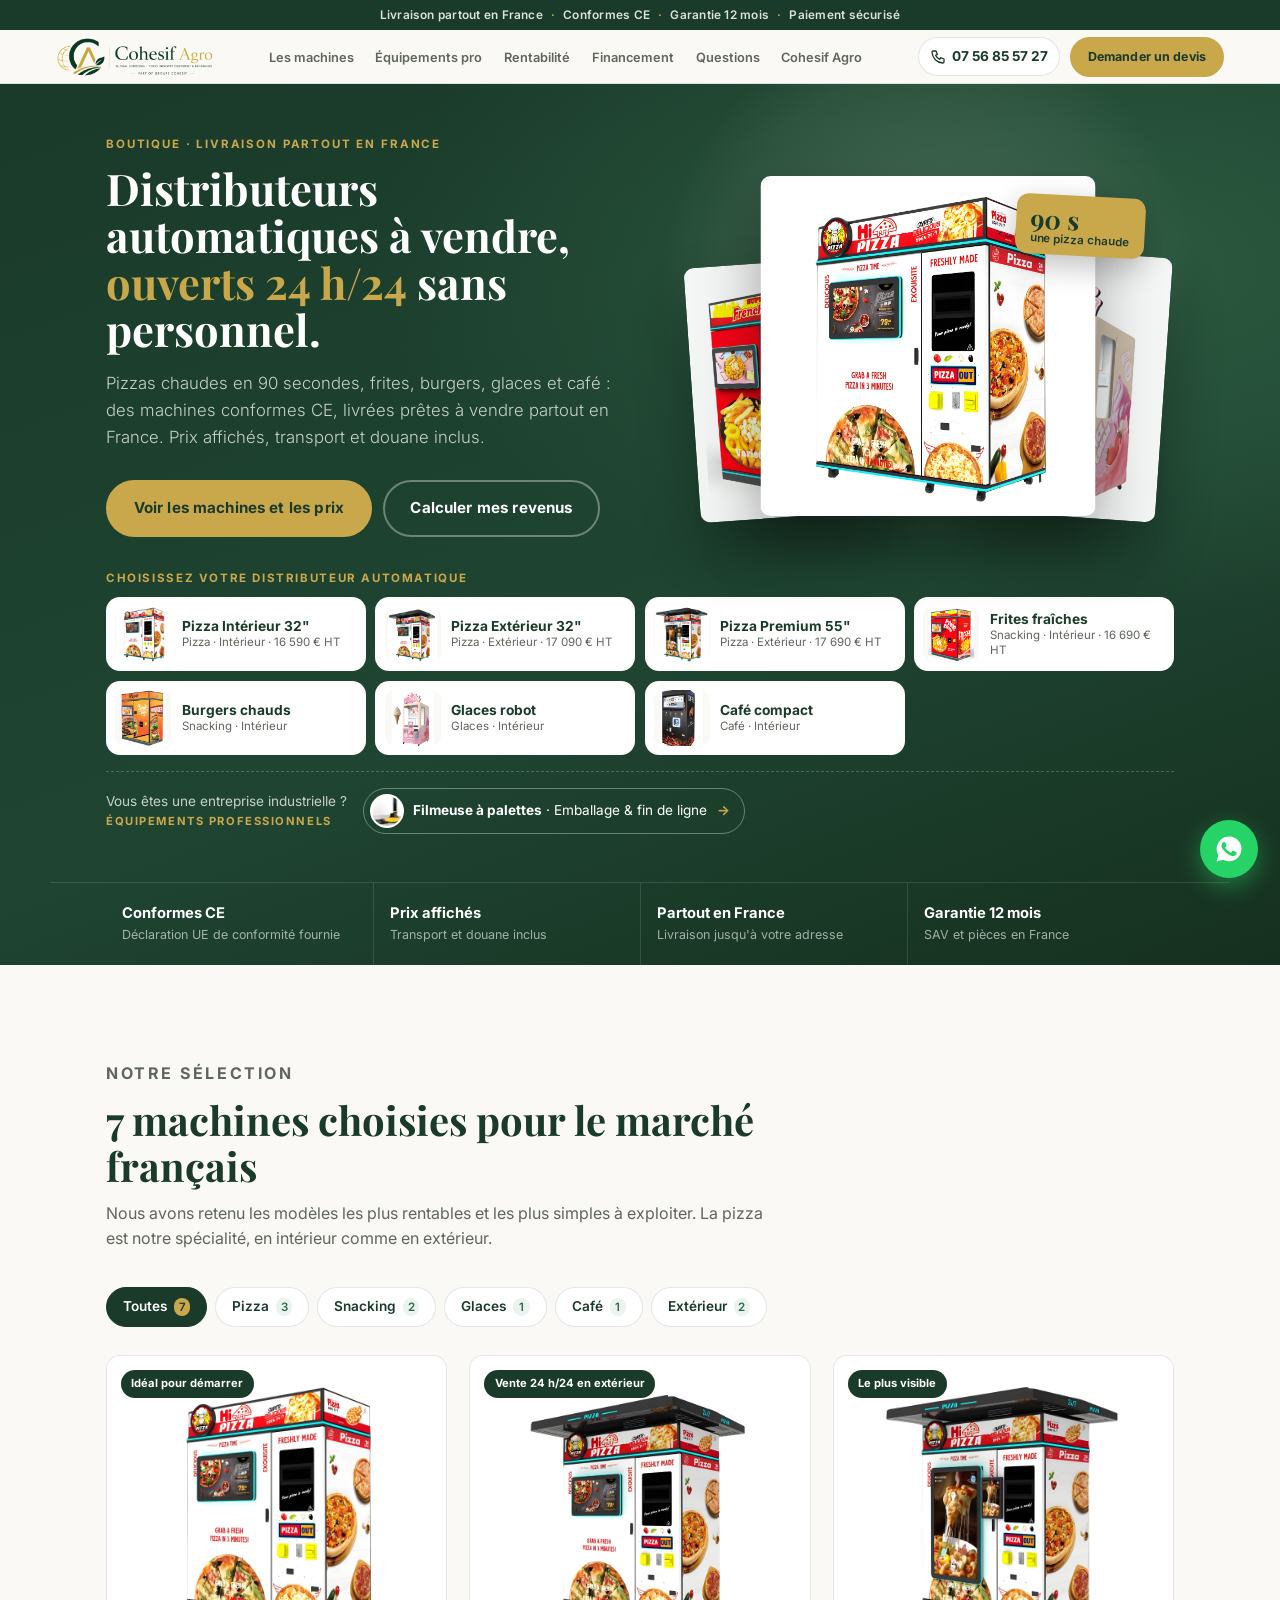
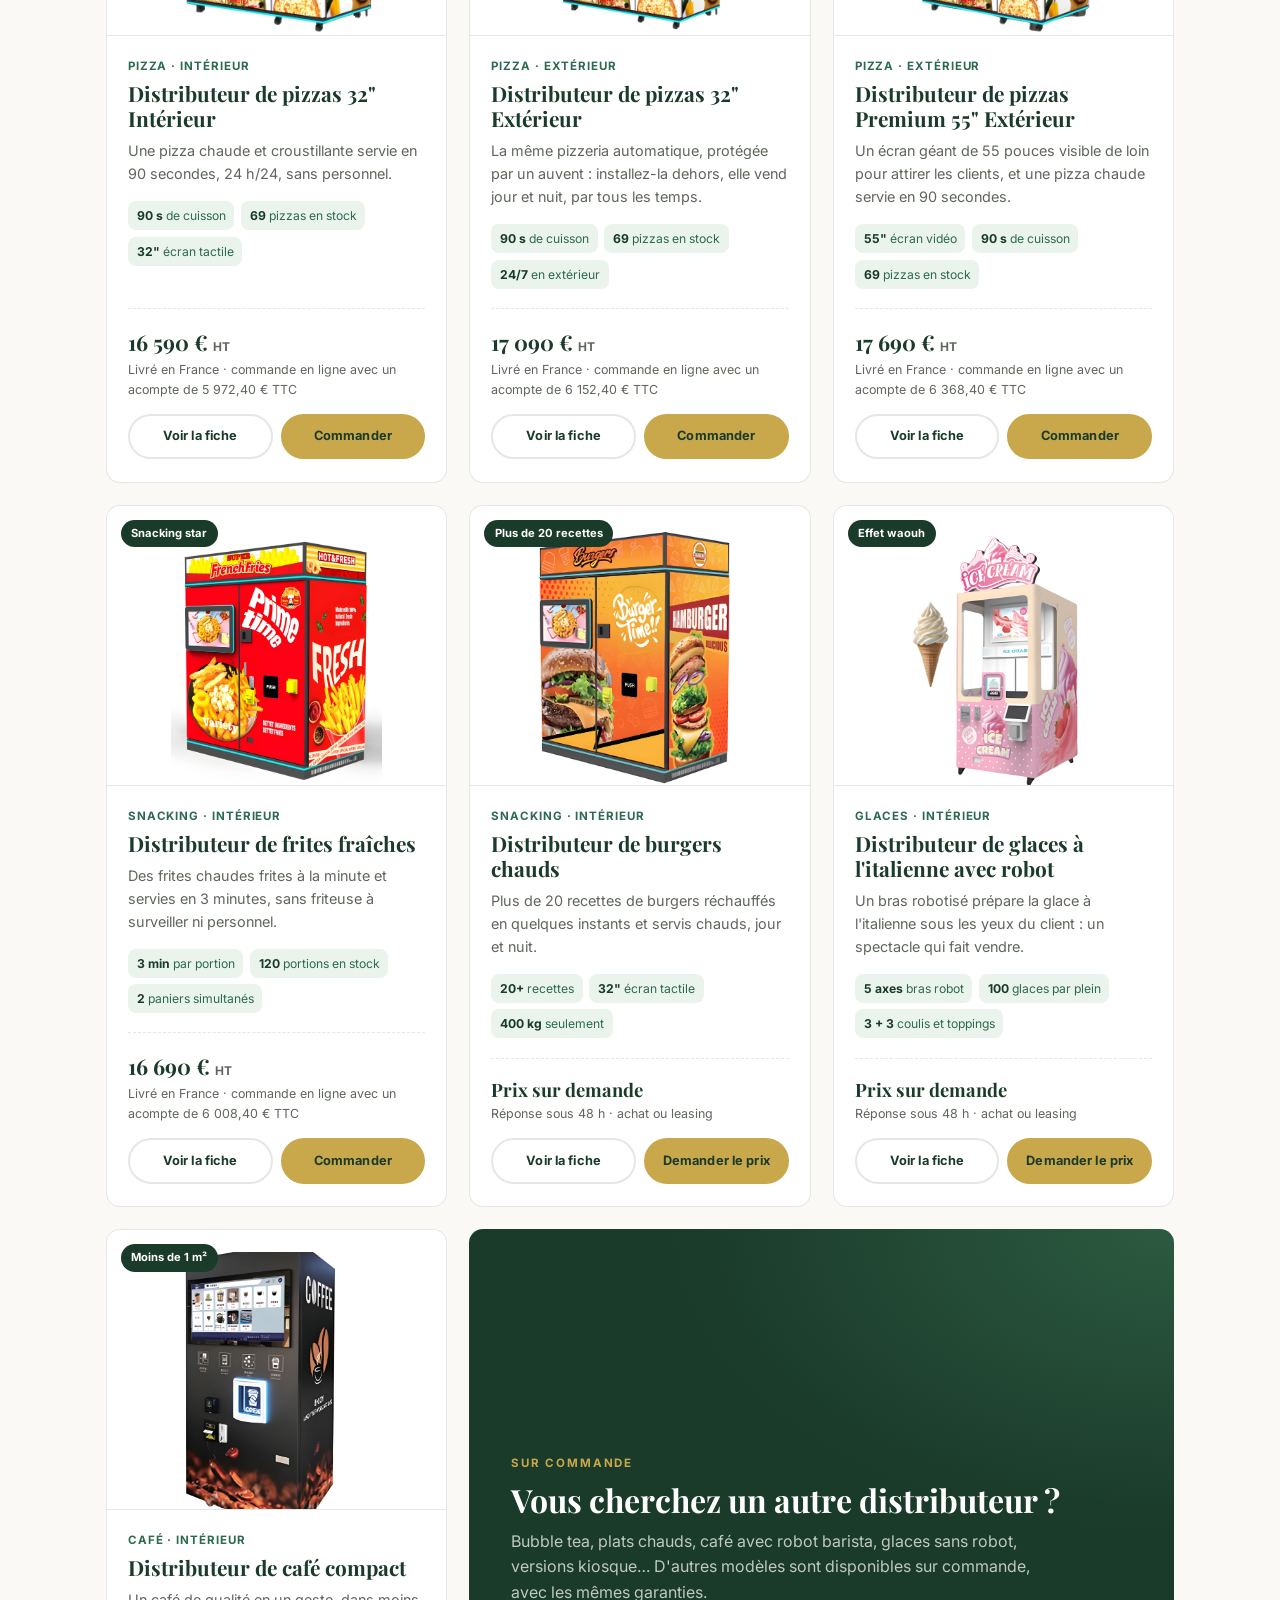
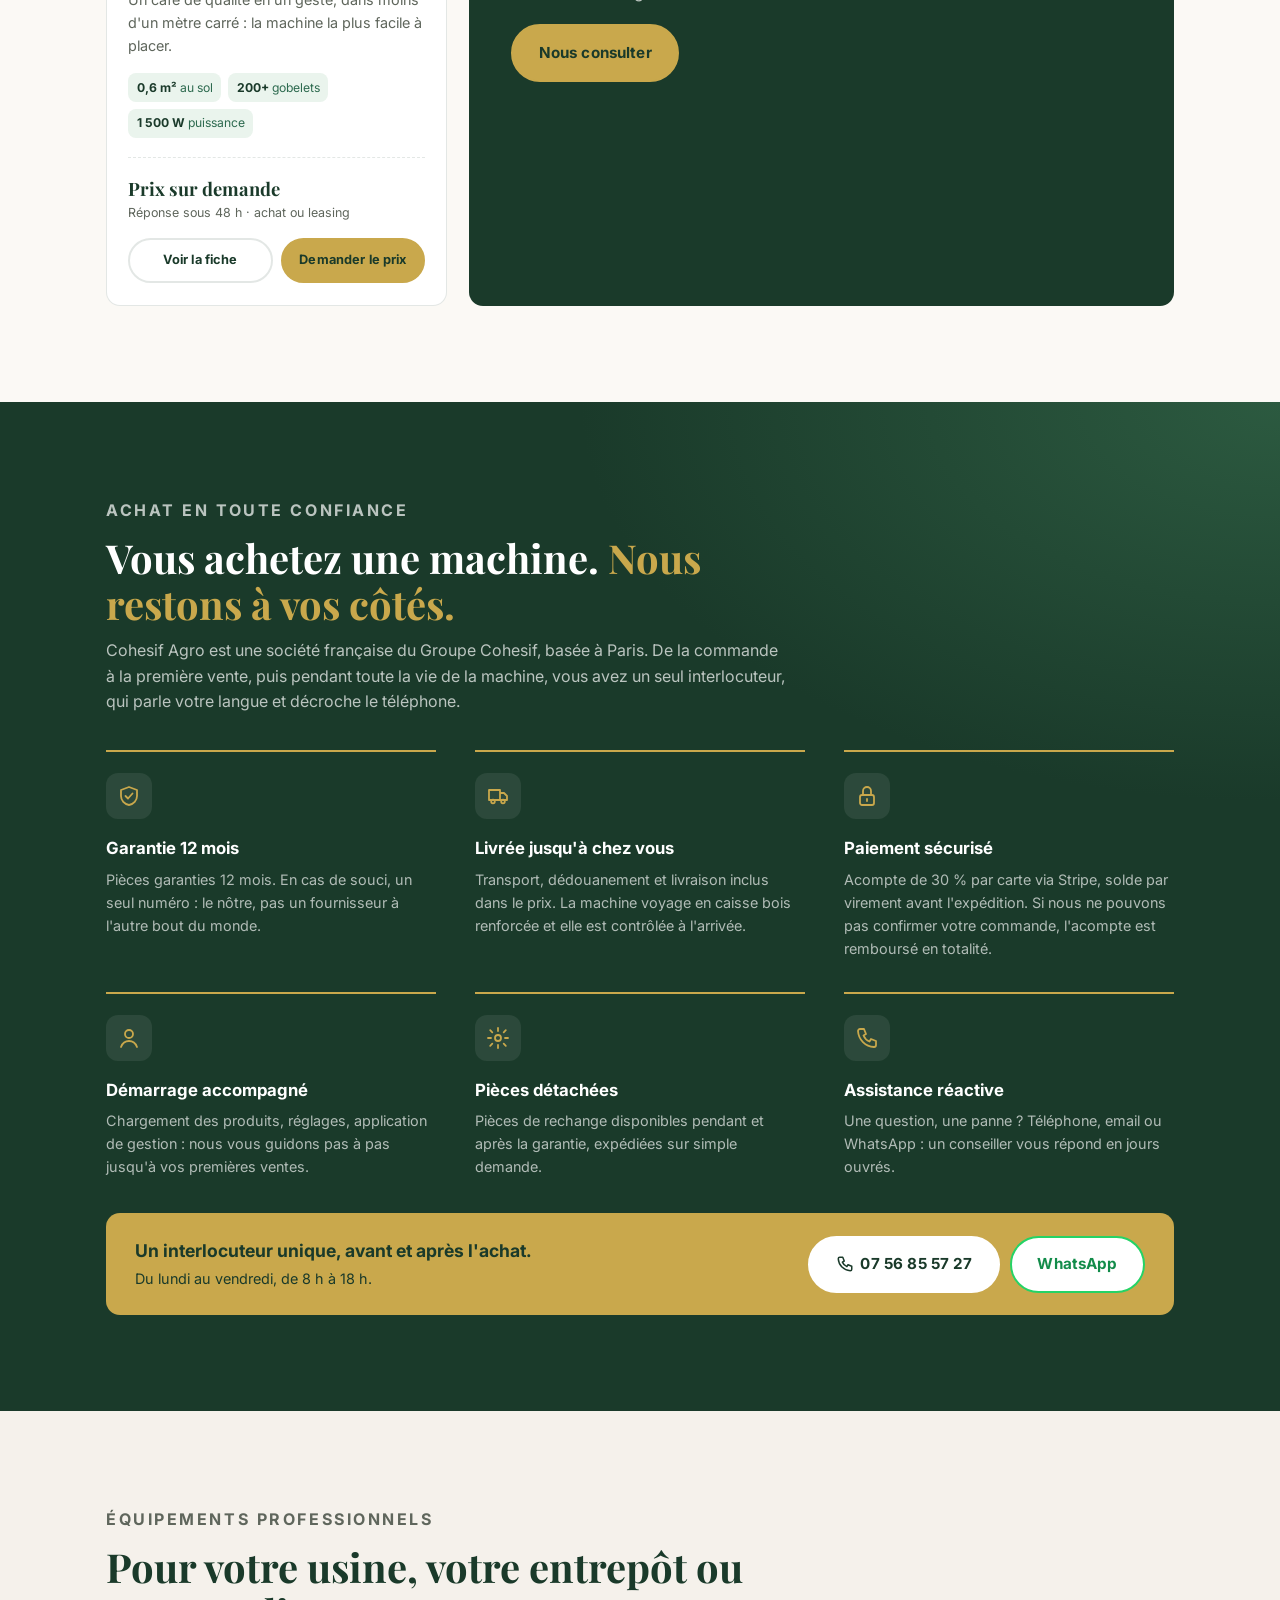
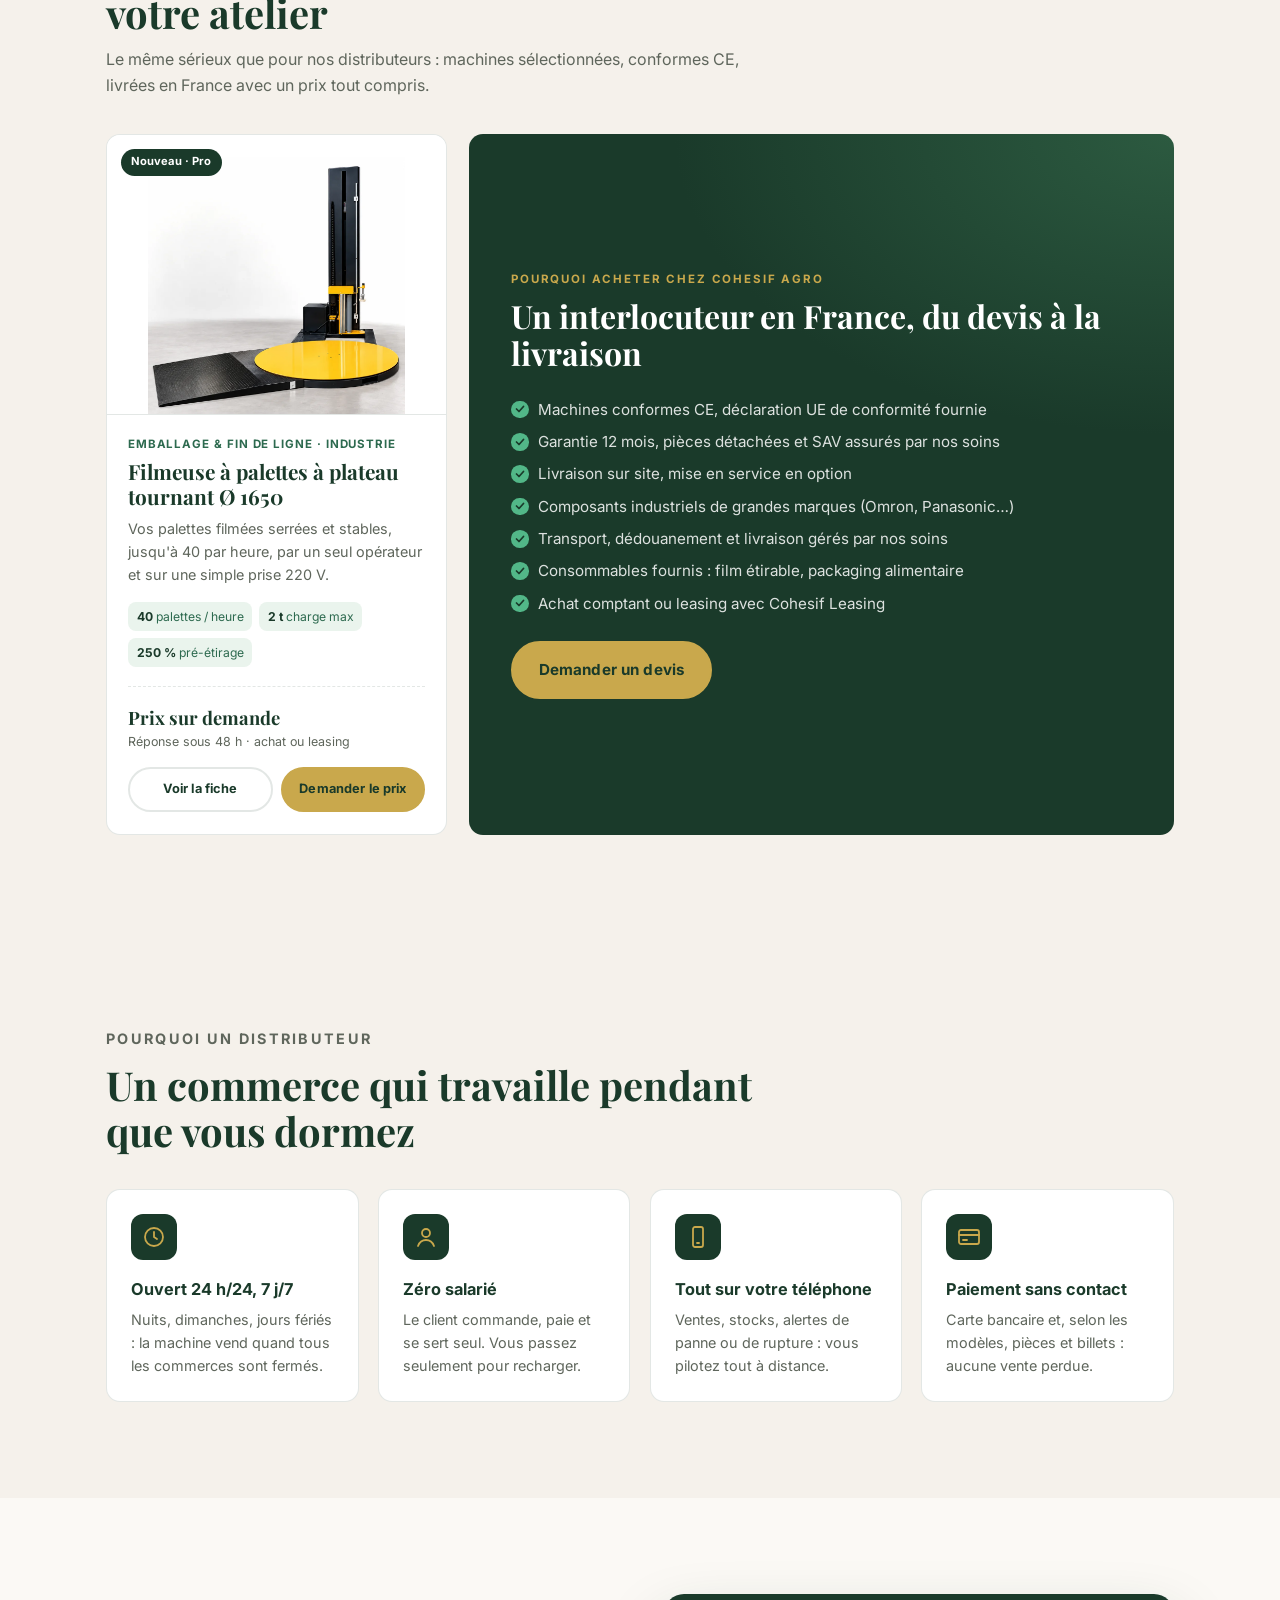
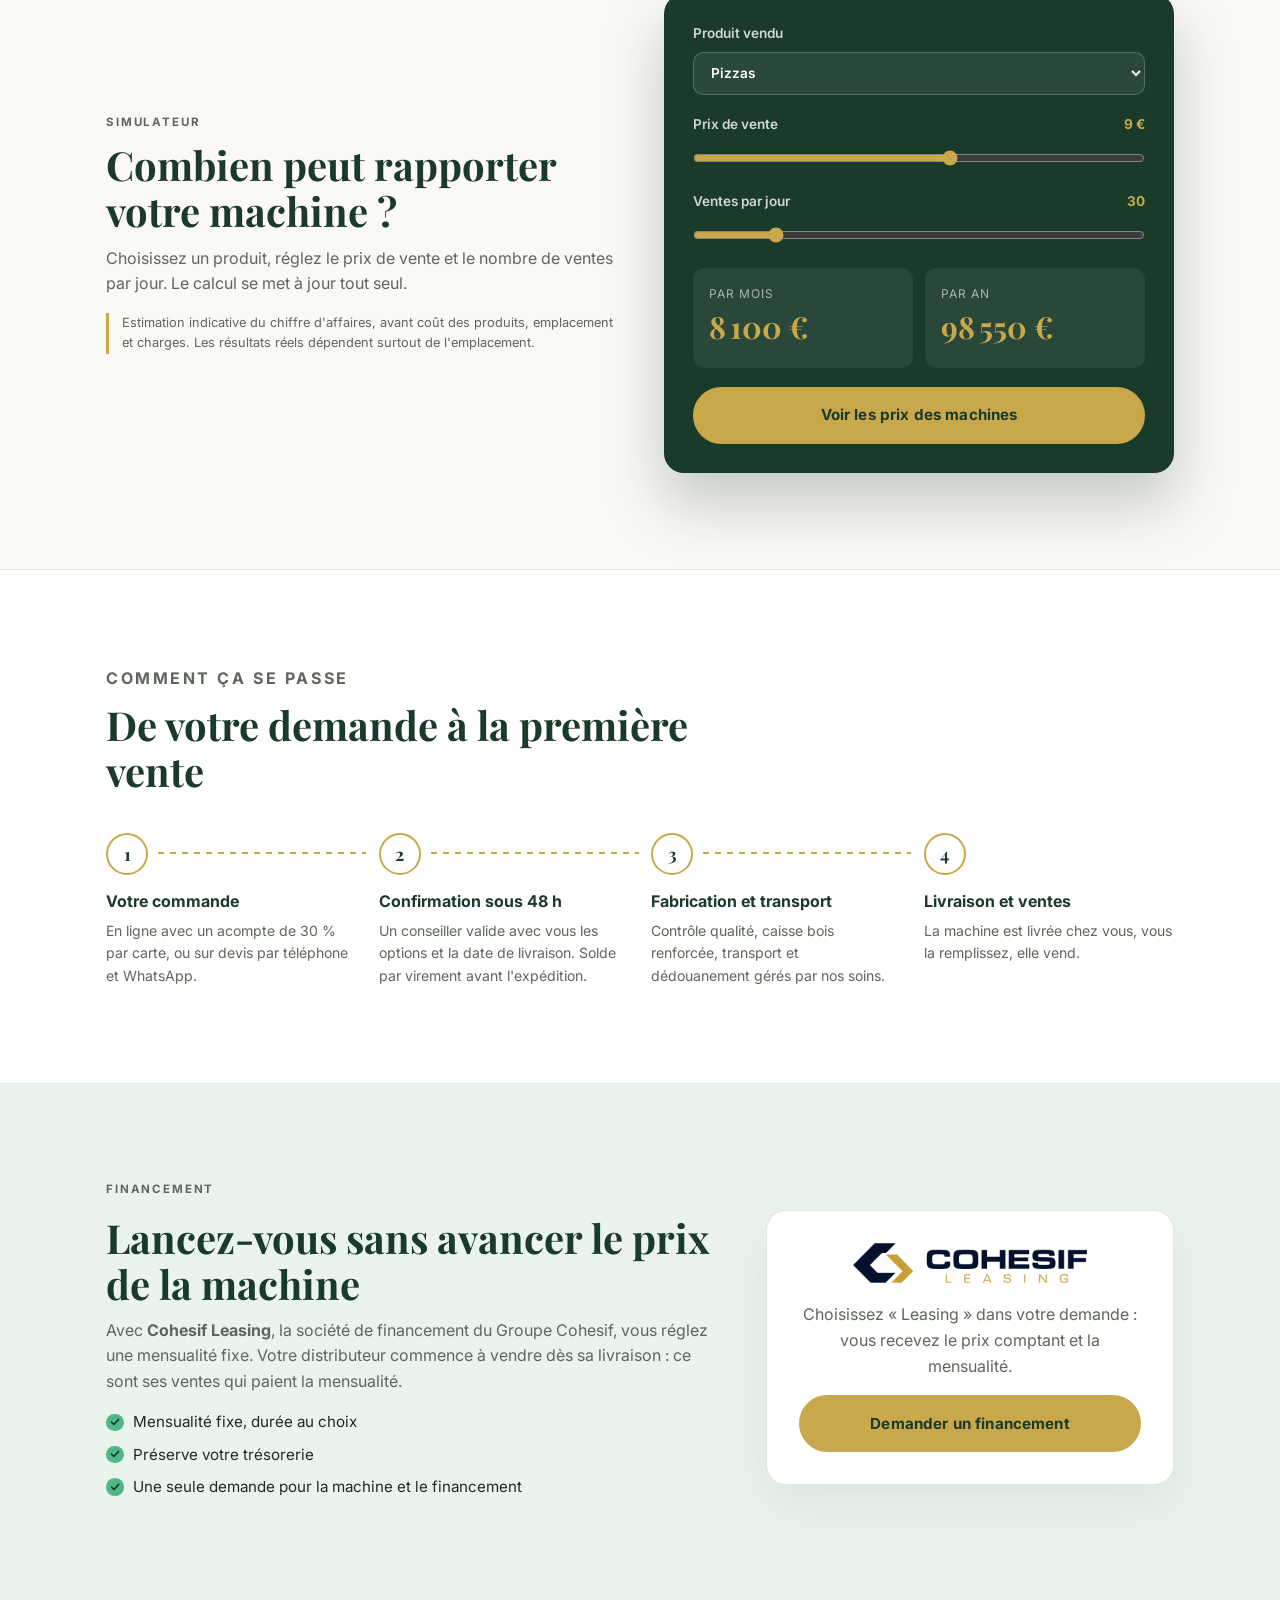
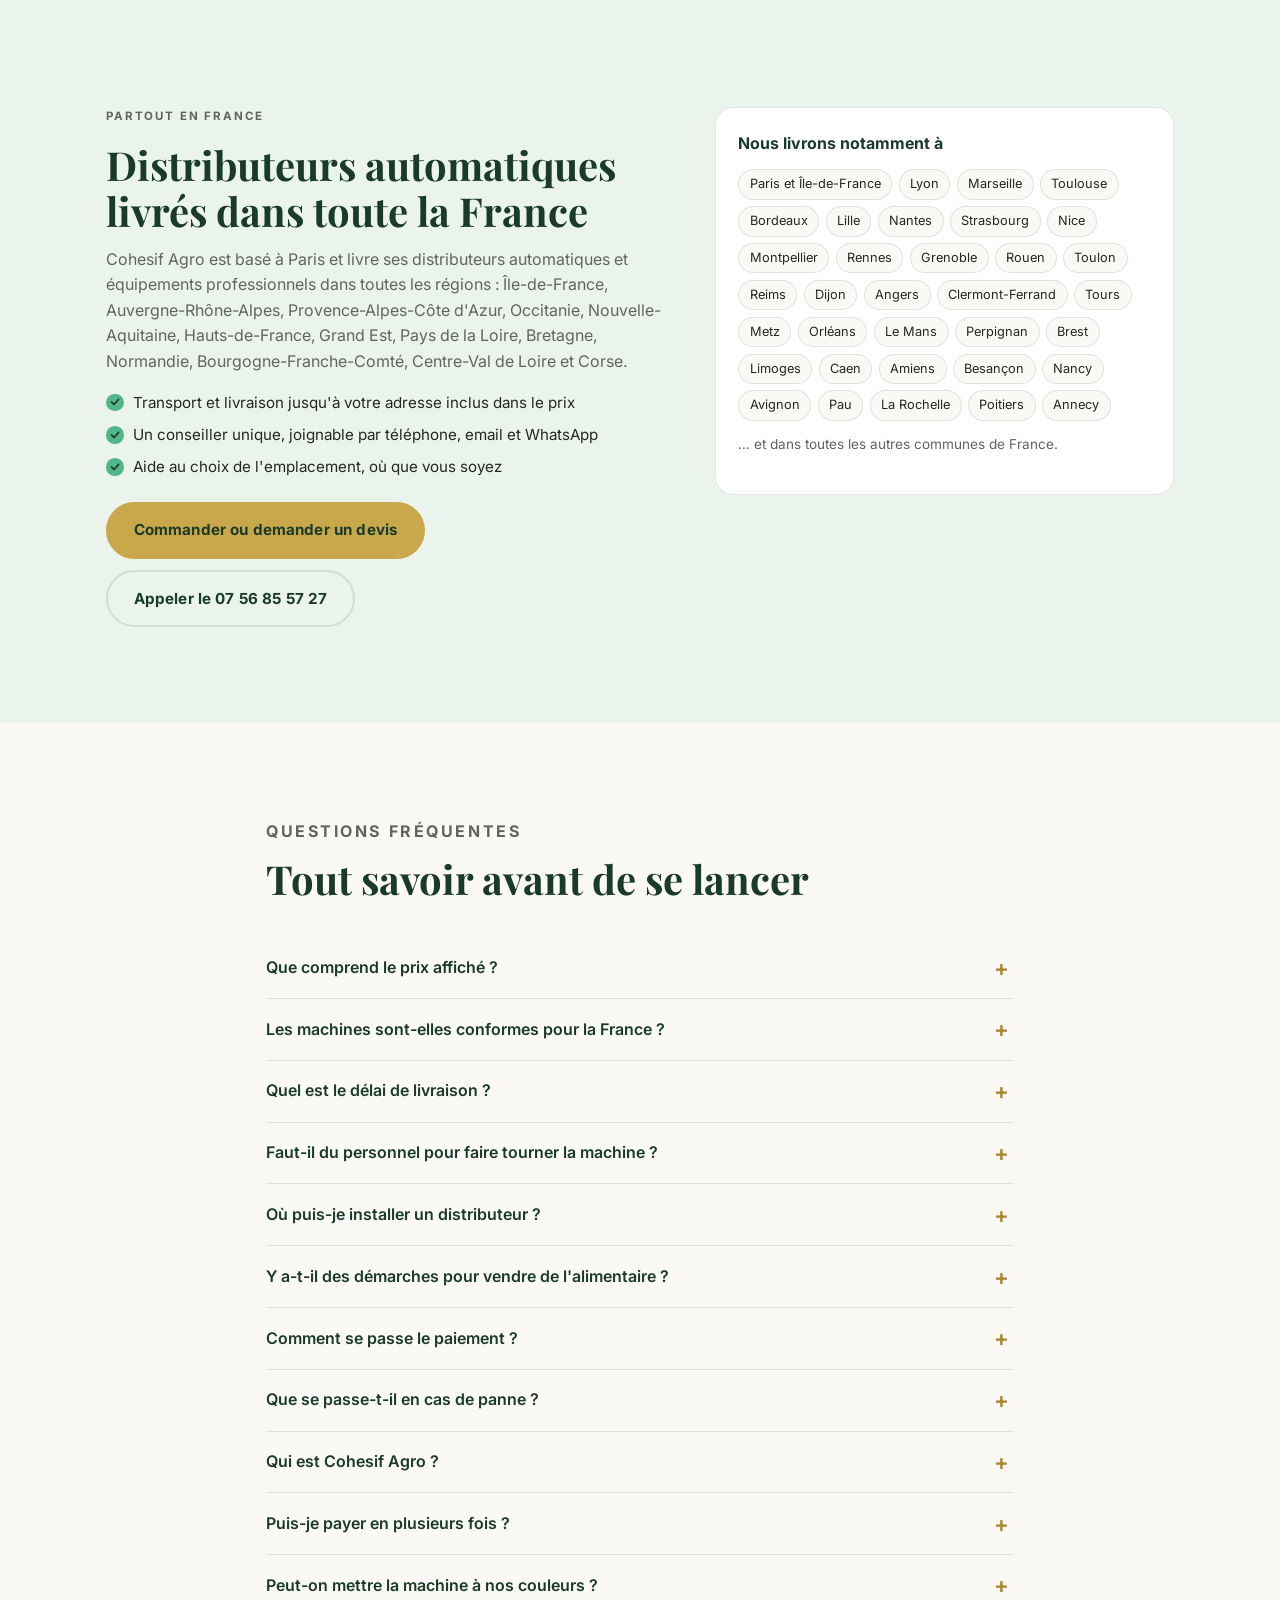
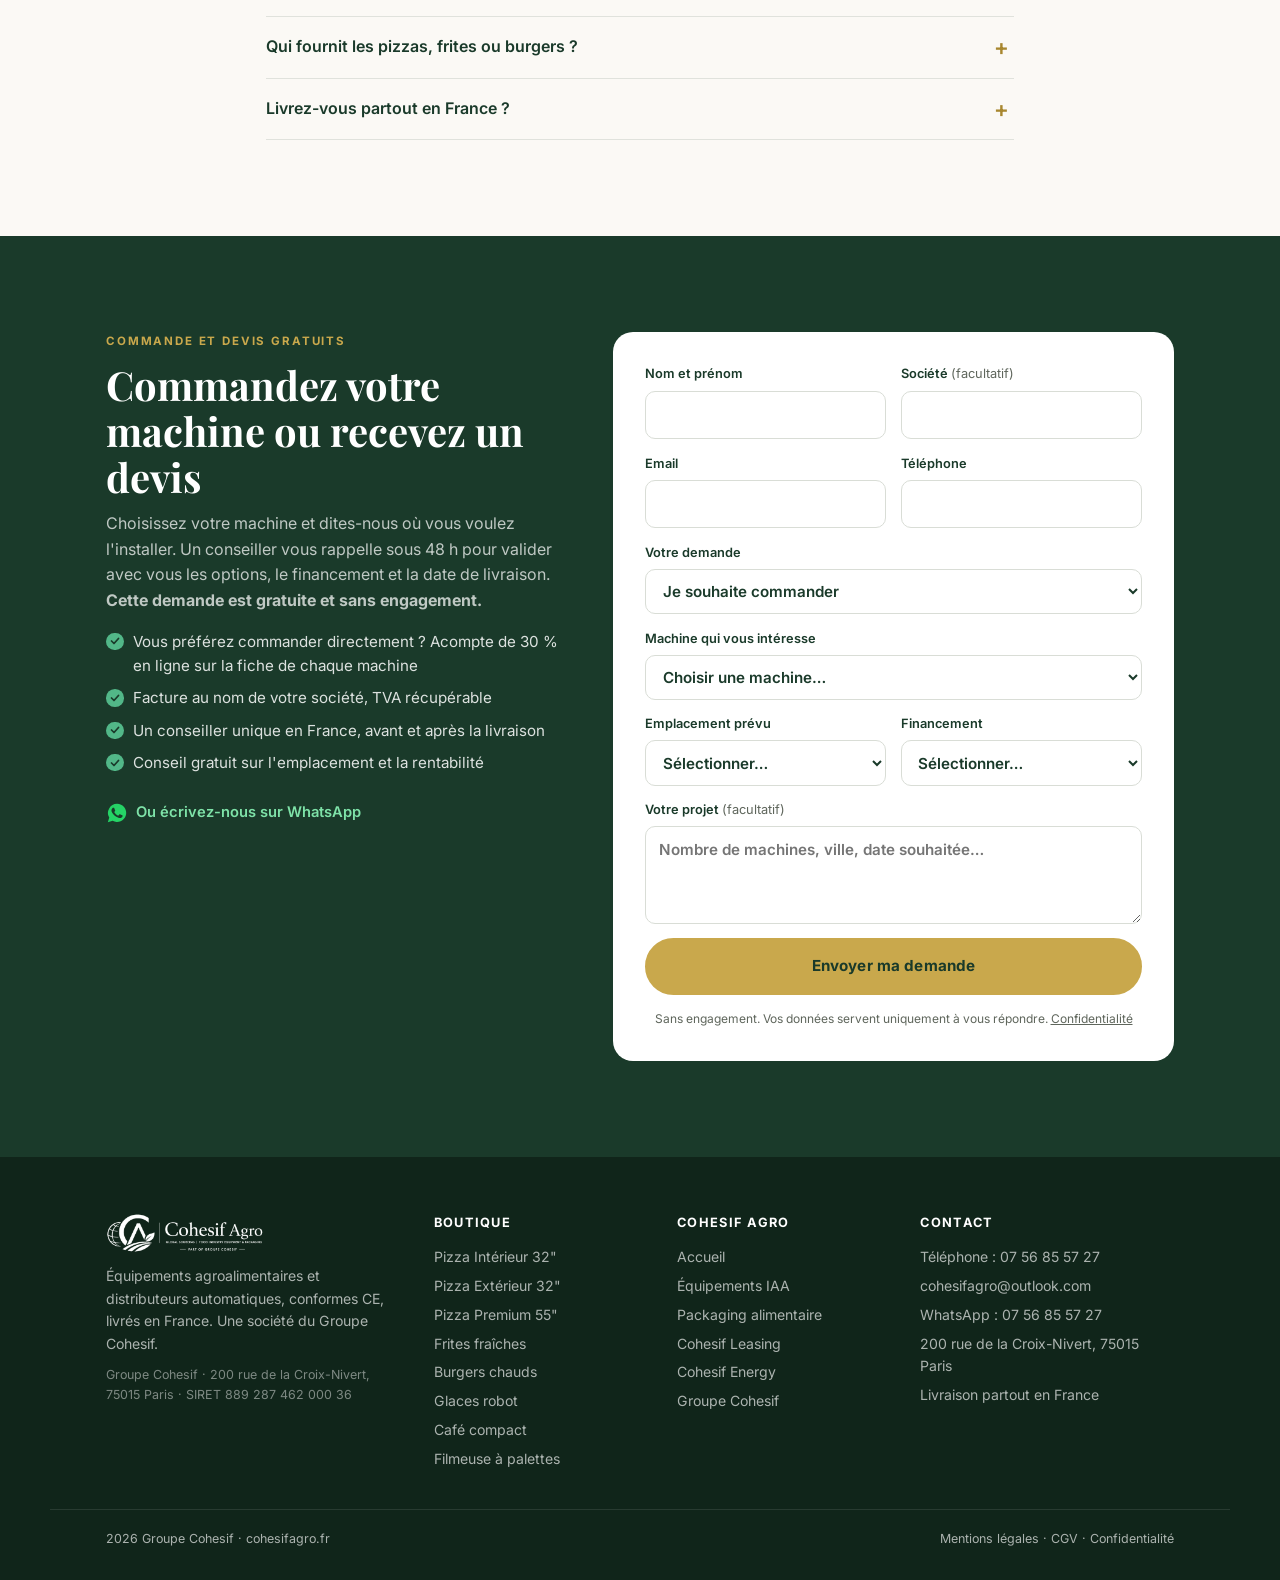
<file: boutique.html>
<!DOCTYPE html>
<html lang="fr">
<head>
<meta charset="UTF-8"/>
<meta name="viewport" content="width=device-width, initial-scale=1.0"/>
<title>Distributeur automatique à vendre : pizza, frites, glace, café | Cohesif Agro</title>
<meta name="description" content="Achetez votre distributeur automatique de pizzas, frites, burgers, glaces ou café, conforme CE, livré partout en France. Vente 24 h/24 sans personnel. Aussi : filmeuse à palettes. Devis tout compris sous 48 h, achat ou leasing."/>
<meta name="robots" content="index, follow, max-snippet:-1, max-image-preview:large, max-video-preview:-1"/>
<meta name="author" content="Cohesif Agro - Groupe Cohesif"/>
<link rel="canonical" href="https://cohesifagro.fr/boutique.html"/>
<link rel="alternate" hreflang="fr-FR" href="https://cohesifagro.fr/boutique.html"/>
<link rel="alternate" hreflang="x-default" href="https://cohesifagro.fr/boutique.html"/>
<meta name="geo.region" content="FR"/>
<meta name="geo.placename" content="France"/>
<meta property="og:title" content="Distributeur automatique à vendre : pizza, frites, glace, café | Cohesif Agro"/>
<meta property="og:description" content="Achetez votre distributeur automatique de pizzas, frites, burgers, glaces ou café, conforme CE, livré partout en France. Vente 24 h/24 sans personnel. Aussi : filmeuse à palettes. Devis tout compris sous 48 h, achat ou leasing."/>
<meta property="og:url" content="https://cohesifagro.fr/boutique.html"/>
<meta property="og:type" content="website"/>
<meta property="og:locale" content="fr_FR"/>
<meta property="og:site_name" content="Cohesif Agro"/>
<meta property="og:image" content="https://cohesifagro.fr/img/boutique/pizza-interieur.webp"/>
<meta property="og:image:alt" content="Distributeur automatique de pizzas Cohesif Agro"/>
<meta name="twitter:card" content="summary_large_image"/>
<meta name="twitter:title" content="Distributeur automatique à vendre : pizza, frites, glace, café | Cohesif Agro"/>
<meta name="twitter:description" content="Achetez votre distributeur automatique de pizzas, frites, burgers, glaces ou café, conforme CE, livré partout en France. Vente 24 h/24 sans personnel. Aussi : filmeuse à palettes. Devis tout compris sous 48 h, achat ou leasing."/>
<meta name="twitter:image" content="https://cohesifagro.fr/img/boutique/pizza-interieur.webp"/>
<meta name="theme-color" content="#1A3A2A"/>
<link rel="icon" href="favicon.svg?v=2" type="image/svg+xml"/>
<link rel="icon" type="image/png" sizes="32x32" href="img/brand/icon-32.png?v=2"/>
<link rel="apple-touch-icon" sizes="180x180" href="apple-touch-icon.png?v=2"/>
<link rel="manifest" href="site.webmanifest"/>
<link rel="preload" as="image" href="img/boutique/pizza-interieur.webp" fetchpriority="high"/>
<link rel="preconnect" href="https://fonts.googleapis.com"/>
<link rel="preconnect" href="https://fonts.gstatic.com" crossorigin/>
<link href="https://fonts.googleapis.com/css2?family=Playfair+Display:wght@700;900&family=Inter:wght@300;400;500;600;700&display=swap" rel="stylesheet"/>
<link rel="stylesheet" href="boutique.css?v=ce3197e2"/>
<script type="application/ld+json">{"@context": "https://schema.org", "@graph": [{"@type": "Organization", "@id": "https://cohesifagro.fr/#organization", "name": "Cohesif Agro", "alternateName": "Cohésif Agro", "url": "https://cohesifagro.fr/", "logo": "https://cohesifagro.fr/img/brand/logo-cohesif-agro-512.png", "image": "https://cohesifagro.fr/img/brand/og-cohesif-agro.jpg", "email": "cohesifagro@outlook.com", "telephone": "+33756855727", "address": {"@type": "PostalAddress", "streetAddress": "200 rue de la Croix-Nivert", "addressLocality": "Paris", "postalCode": "75015", "addressRegion": "Île-de-France", "addressCountry": "FR"}, "areaServed": [{"@type": "Country", "name": "France"}, {"@type": "AdministrativeArea", "name": "Île-de-France"}, {"@type": "AdministrativeArea", "name": "Auvergne-Rhône-Alpes"}, {"@type": "AdministrativeArea", "name": "Provence-Alpes-Côte d'Azur"}, {"@type": "AdministrativeArea", "name": "Occitanie"}, {"@type": "AdministrativeArea", "name": "Nouvelle-Aquitaine"}, {"@type": "AdministrativeArea", "name": "Hauts-de-France"}, {"@type": "AdministrativeArea", "name": "Grand Est"}, {"@type": "AdministrativeArea", "name": "Pays de la Loire"}, {"@type": "AdministrativeArea", "name": "Bretagne"}, {"@type": "AdministrativeArea", "name": "Normandie"}, {"@type": "AdministrativeArea", "name": "Bourgogne-Franche-Comté"}, {"@type": "AdministrativeArea", "name": "Centre-Val de Loire"}, {"@type": "AdministrativeArea", "name": "Corse"}], "contactPoint": {"@type": "ContactPoint", "telephone": "+33756855727", "email": "cohesifagro@outlook.com", "contactType": "sales", "areaServed": "FR", "availableLanguage": ["French", "English"]}, "parentOrganization": {"@type": "Organization", "name": "Groupe Cohesif", "url": "https://www.groupecohesif.fr"}, "sameAs": ["https://www.linkedin.com/company/cohesifpartners/", "https://www.groupecohesif.fr"]}, {"@type": "WebSite", "@id": "https://cohesifagro.fr/#website", "name": "Cohesif Agro", "url": "https://cohesifagro.fr/", "inLanguage": "fr-FR", "publisher": {"@id": "https://cohesifagro.fr/#organization"}}, {"@type": "CollectionPage", "name": "Boutique Cohesif Agro : distributeurs automatiques", "url": "https://cohesifagro.fr/boutique.html", "description": "Achetez votre distributeur automatique de pizzas, frites, burgers, glaces ou café, conforme CE, livré partout en France. Vente 24 h/24 sans personnel. Aussi : filmeuse à palettes. Devis tout compris sous 48 h, achat ou leasing.", "inLanguage": "fr-FR", "isPartOf": {"@id": "https://cohesifagro.fr/#website"}, "about": {"@id": "https://cohesifagro.fr/#organization"}, "primaryImageOfPage": "https://cohesifagro.fr/img/boutique/pizza-interieur.webp"}, {"@type": "Service", "name": "Vente et livraison de distributeurs automatiques", "serviceType": "Vente de distributeurs automatiques", "provider": {"@id": "https://cohesifagro.fr/#organization"}, "areaServed": [{"@type": "Country", "name": "France"}, {"@type": "AdministrativeArea", "name": "Île-de-France"}, {"@type": "AdministrativeArea", "name": "Auvergne-Rhône-Alpes"}, {"@type": "AdministrativeArea", "name": "Provence-Alpes-Côte d'Azur"}, {"@type": "AdministrativeArea", "name": "Occitanie"}, {"@type": "AdministrativeArea", "name": "Nouvelle-Aquitaine"}, {"@type": "AdministrativeArea", "name": "Hauts-de-France"}, {"@type": "AdministrativeArea", "name": "Grand Est"}, {"@type": "AdministrativeArea", "name": "Pays de la Loire"}, {"@type": "AdministrativeArea", "name": "Bretagne"}, {"@type": "AdministrativeArea", "name": "Normandie"}, {"@type": "AdministrativeArea", "name": "Bourgogne-Franche-Comté"}, {"@type": "AdministrativeArea", "name": "Centre-Val de Loire"}, {"@type": "AdministrativeArea", "name": "Corse"}], "description": "Distributeurs automatiques de pizzas, frites, burgers, glaces et café conformes CE, livrés partout en France, en achat ou en leasing."}, {"@type": "ItemList", "itemListElement": [{"@type": "ListItem", "position": 1, "url": "https://cohesifagro.fr/boutique-distributeur-pizza-interieur.html", "name": "Distributeur de pizzas 32\" Intérieur"}, {"@type": "ListItem", "position": 2, "url": "https://cohesifagro.fr/boutique-distributeur-pizza-exterieur.html", "name": "Distributeur de pizzas 32\" Extérieur"}, {"@type": "ListItem", "position": 3, "url": "https://cohesifagro.fr/boutique-distributeur-pizza-premium-55.html", "name": "Distributeur de pizzas Premium 55\" Extérieur"}, {"@type": "ListItem", "position": 4, "url": "https://cohesifagro.fr/boutique-distributeur-frites.html", "name": "Distributeur de frites fraîches"}, {"@type": "ListItem", "position": 5, "url": "https://cohesifagro.fr/boutique-distributeur-burgers.html", "name": "Distributeur de burgers chauds"}, {"@type": "ListItem", "position": 6, "url": "https://cohesifagro.fr/boutique-distributeur-glaces-robot.html", "name": "Distributeur de glaces à l'italienne avec robot"}, {"@type": "ListItem", "position": 7, "url": "https://cohesifagro.fr/boutique-distributeur-cafe-compact.html", "name": "Distributeur de café compact"}, {"@type": "ListItem", "position": 8, "url": "https://cohesifagro.fr/boutique-filmeuse-palettes.html", "name": "Filmeuse à palettes à plateau tournant Ø 1650"}]}, {"@type": "BreadcrumbList", "itemListElement": [{"@type": "ListItem", "position": 1, "name": "Accueil", "item": "https://cohesifagro.fr/"}, {"@type": "ListItem", "position": 2, "name": "Boutique", "item": "https://cohesifagro.fr/boutique.html"}]}, {"@type": "FAQPage", "mainEntity": [{"@type": "Question", "name": "Que comprend le prix affiché ?", "acceptedAnswer": {"@type": "Answer", "text": "Les prix sont indiqués hors taxes, machine livrée chez vous en France : caisse de transport, fret, dédouanement et livraison compris. Le système de paiement (carte bancaire, billets, pièces) est en option, à choisir selon votre emplacement. Pour les machines sans prix affiché, nous vous envoyons un devis tout compris sous 48 h."}}, {"@type": "Question", "name": "Les machines sont-elles conformes pour la France ?", "acceptedAnswer": {"@type": "Answer", "text": "Oui. Les machines sont livrées avec le marquage CE et la déclaration UE de conformité, comme tous les équipements Cohesif Agro. Les paiements par carte bancaire sont pris en charge."}}, {"@type": "Question", "name": "Quel est le délai de livraison ?", "acceptedAnswer": {"@type": "Answer", "text": "Pour un distributeur, comptez 2 à 3 mois entre la commande et la livraison sur site : environ 6 à 7 semaines de fabrication, puis le transport maritime et le dédouanement. Le planning précis figure dans votre devis."}}, {"@type": "Question", "name": "Faut-il du personnel pour faire tourner la machine ?", "acceptedAnswer": {"@type": "Answer", "text": "Non. Le client commande, paie et récupère son produit tout seul. Vous passez seulement pour recharger les produits et faire l'entretien courant, et vous suivez vos ventes et vos stocks à distance sur votre smartphone."}}, {"@type": "Question", "name": "Où puis-je installer un distributeur ?", "acceptedAnswer": {"@type": "Answer", "text": "Dans tout lieu de passage : centre commercial, parking, station-service, entreprise, gare, campus, devant votre commerce… Sur un terrain privé, il suffit de l'accord du propriétaire. Sur la voie publique, une autorisation d'occupation doit être demandée à la mairie. Nous vous aidons à choisir la bonne machine selon l'emplacement."}}, {"@type": "Question", "name": "Y a-t-il des démarches pour vendre de l'alimentaire ?", "acceptedAnswer": {"@type": "Answer", "text": "Oui, comme toute activité alimentaire : une déclaration auprès de la DDPP de votre département et le respect des règles d'hygiène (chaîne du froid, traçabilité des produits). Ces démarches sont simples, nous vous indiquons les étapes."}}, {"@type": "Question", "name": "Comment se passe le paiement ?", "acceptedAnswer": {"@type": "Answer", "text": "Vous commandez en ligne en réglant un acompte de 30 % par carte bancaire, sur la plateforme sécurisée Stripe : nous n'avons jamais accès à votre numéro de carte. La facture d'acompte vous est envoyée automatiquement. Un conseiller vous appelle sous 48 h pour confirmer la commande et la date de livraison. Le solde est réglé par virement avant l'expédition. Si nous ne pouvons pas confirmer la commande, l'acompte est remboursé en totalité. Vous préférez un leasing ou parler d'abord à un conseiller ? Demandez un devis gratuit."}}, {"@type": "Question", "name": "Que se passe-t-il en cas de panne ?", "acceptedAnswer": {"@type": "Answer", "text": "Vous appelez Cohesif Agro, votre interlocuteur en France. La machine est garantie 12 mois pièces : nous diagnostiquons la panne avec vous, souvent à distance grâce à la plateforme connectée, et nous vous envoyons la pièce de rechange. Après la garantie, les pièces détachées restent disponibles sur commande."}}, {"@type": "Question", "name": "Qui est Cohesif Agro ?", "acceptedAnswer": {"@type": "Answer", "text": "Cohesif Agro est une société française du Groupe Cohesif, basée au 200 rue de la Croix-Nivert à Paris (SIRET 889 287 462 000 36). Nous sélectionnons des équipements agroalimentaires et des distributeurs automatiques, et nous gérons pour vous l'importation, la conformité, la livraison et le service après-vente."}}, {"@type": "Question", "name": "Puis-je payer en plusieurs fois ?", "acceptedAnswer": {"@type": "Answer", "text": "Oui. Avec Cohesif Leasing, la société de financement du Groupe Cohesif, vous payez une mensualité fixe et la machine commence à rapporter dès son installation. Indiquez « Leasing » dans votre demande."}}, {"@type": "Question", "name": "Peut-on mettre la machine à nos couleurs ?", "acceptedAnswer": {"@type": "Answer", "text": "Oui. L'habillage, le logo et la langue de l'écran sont personnalisables. C'est idéal pour créer votre propre marque ou développer un réseau."}}, {"@type": "Question", "name": "Qui fournit les pizzas, frites ou burgers ?", "acceptedAnswer": {"@type": "Answer", "text": "Vous choisissez librement vos fournisseurs de produits. Et comme Cohesif Agro source aussi le packaging alimentaire (boîtes à pizza, barquettes, gobelets), nous pouvons fournir vos emballages au meilleur prix."}}, {"@type": "Question", "name": "Livrez-vous partout en France ?", "acceptedAnswer": {"@type": "Answer", "text": "Oui. Nous livrons et accompagnons nos clients partout en France : Paris et l'Île-de-France, Lyon, Marseille, Toulouse, Bordeaux, Lille, Nantes, Strasbourg, Nice, Montpellier, Rennes et toutes les autres villes. Le transport jusqu'à votre adresse est inclus dans le prix."}}]}]}</script>
</head>
<body>
<div class="bq-top">
  <span>Livraison partout en France</span><span class="bq-top-sep">·</span><span>Conformes CE</span><span class="bq-top-sep">·</span><span>Garantie 12 mois</span><span class="bq-top-sep">·</span><span>Paiement sécurisé</span>
</div>
<nav class="bq-nav" aria-label="Navigation principale">
  <a href="index.html" class="bq-logo"><img src="img/boutique/logo-cohesif-agro-trim.webp" alt="Cohesif Agro" width="520" height="133"/></a>
  <ul class="bq-links">
    <li><a href="boutique.html#machines">Les machines</a></li>
    <li><a href="boutique.html#equipements">Équipements pro</a></li>
    <li><a href="boutique.html#rentabilite">Rentabilité</a></li>
    <li><a href="boutique.html#financement">Financement</a></li>
    <li><a href="boutique.html#faq">Questions</a></li>
    <li><a href="index.html">Cohesif Agro</a></li>
  </ul>
  <div class="bq-nav-r">
    <a href="tel:+33756855727" class="bq-call" aria-label="Appeler un conseiller au 07 56 85 57 27"><svg viewBox="0 0 24 24" aria-hidden="true"><path d="M5 3h4l2 5-2.5 1.5a11 11 0 0 0 6 6L16 13l5 2v4a2 2 0 0 1-2 2A17 17 0 0 1 3 5a2 2 0 0 1 2-2z"/></svg><span>07 56 85 57 27</span></a>
    <a href="#devis" class="bq-btn bq-btn-sm">Demander un devis</a>
    <button class="bq-burger" id="bqBurger" aria-label="Ouvrir le menu" aria-expanded="false"><span></span><span></span><span></span></button>
  </div>
</nav>
<div class="bq-mmenu" id="bqMenu">
  <a href="boutique.html#machines">Les machines</a>
  <a href="boutique.html#equipements">Équipements pro</a>
  <a href="boutique.html#rentabilite">Rentabilité</a>
  <a href="boutique.html#financement">Financement</a>
  <a href="boutique.html#faq">Questions</a>
  <a href="boutique.html#france">Livraison en France</a>
  <a href="index.html">Cohesif Agro</a>
  <a href="tel:+33756855727">Appeler un conseiller : 07 56 85 57 27</a>
  <a href="#devis" class="bq-btn">Demander un devis</a>
</div>

<header class="bq-hero">
  <div class="bq-in bq-hero-grid">
    <div class="bq-hero-txt">
      <p class="bq-kicker">Boutique · Livraison partout en France</p>
      <h1>Distributeurs automatiques à vendre, <em>ouverts 24 h/24</em> sans personnel.</h1>
      <p class="bq-hero-p">Pizzas chaudes en 90 secondes, frites, burgers, glaces et café : des machines conformes CE, livrées prêtes à vendre partout en France. Prix affichés, transport et douane inclus.</p>
      <div class="bq-hero-btns">
        <a href="#machines" class="bq-btn bq-btn-lg">Voir les machines et les prix</a>
        <a href="#rentabilite" class="bq-btn bq-btn-lg bq-btn-line">Calculer mes revenus</a>
      </div>
    </div>
    <div class="bq-hero-vis" aria-hidden="true">
      <img src="img/boutique/frites.webp" alt="" class="hv hv-l"/>
      <img src="img/boutique/pizza-interieur.webp" alt="" class="hv hv-c"/>
      <img src="img/boutique/glace.webp" alt="" class="hv hv-r"/>
      <div class="hv-tag"><b>90 s</b><span>une pizza chaude</span></div>
    </div>
  </div>
  <div class="bq-in"><div class="bq-quick" aria-label="Accès direct aux machines">
    <p class="bq-quick-t">Choisissez votre distributeur automatique</p>
    <div class="bq-quick-row"><a href="boutique-distributeur-pizza-interieur.html" class="bq-q"><img src="img/boutique/pizza-interieur.webp" alt="" width="64" height="64"/><span><b>Pizza Intérieur 32&quot;</b><small>Pizza · Intérieur · 16 590 € HT</small></span></a><a href="boutique-distributeur-pizza-exterieur.html" class="bq-q"><img src="img/boutique/pizza-exterieur.webp" alt="" width="64" height="64"/><span><b>Pizza Extérieur 32&quot;</b><small>Pizza · Extérieur · 17 090 € HT</small></span></a><a href="boutique-distributeur-pizza-premium-55.html" class="bq-q"><img src="img/boutique/pizza-premium.webp" alt="" width="64" height="64"/><span><b>Pizza Premium 55&quot;</b><small>Pizza · Extérieur · 17 690 € HT</small></span></a><a href="boutique-distributeur-frites.html" class="bq-q"><img src="img/boutique/frites.webp" alt="" width="64" height="64"/><span><b>Frites fraîches</b><small>Snacking · Intérieur · 16 690 € HT</small></span></a><a href="boutique-distributeur-burgers.html" class="bq-q"><img src="img/boutique/burger.webp" alt="" width="64" height="64"/><span><b>Burgers chauds</b><small>Snacking · Intérieur</small></span></a><a href="boutique-distributeur-glaces-robot.html" class="bq-q"><img src="img/boutique/glace.webp" alt="" width="64" height="64"/><span><b>Glaces robot</b><small>Glaces · Intérieur</small></span></a><a href="boutique-distributeur-cafe-compact.html" class="bq-q"><img src="img/boutique/cafe.webp" alt="" width="64" height="64"/><span><b>Café compact</b><small>Café · Intérieur</small></span></a></div>
    <div class="bq-quick-pro">
      <p class="bq-quick-pro-t">Vous êtes une entreprise industrielle ? <span>Équipements professionnels</span></p>
      <a href="boutique-filmeuse-palettes.html" class="bq-quick-pro-it"><img src="img/boutique/filmeuse-palettes.webp" alt="" width="40" height="40"/><span><b>Filmeuse à palettes</b> · Emballage &amp; fin de ligne</span><i aria-hidden="true">→</i></a>
    </div>
  </div></div>
  <ul class="bq-in bq-trust">
    <li><b>Conformes CE</b><span>Déclaration UE de conformité fournie</span></li>
    <li><b>Prix affichés</b><span>Transport et douane inclus</span></li>
    <li><b>Partout en France</b><span>Livraison jusqu'à votre adresse</span></li>
    <li><b>Garantie 12 mois</b><span>SAV et pièces en France</span></li>
  </ul>
</header>

<main>
<section class="bq-sec" id="machines">
  <div class="bq-in">
    <div class="bq-sec-head">
      <p class="bq-kicker">Notre sélection</p>
      <h2>7 machines choisies pour le marché français</h2>
      <p>Nous avons retenu les modèles les plus rentables et les plus simples à exploiter. La pizza est notre spécialité, en intérieur comme en extérieur.</p>
    </div>
    <div class="bq-filters" role="group" aria-label="Filtrer les machines"><button class="bq-filter is-on" data-f="tout">Toutes <span>7</span></button><button class="bq-filter" data-f="pizza">Pizza <span>3</span></button><button class="bq-filter" data-f="snacking">Snacking <span>2</span></button><button class="bq-filter" data-f="glace">Glaces <span>1</span></button><button class="bq-filter" data-f="cafe">Café <span>1</span></button><button class="bq-filter" data-f="exterieur">Extérieur <span>2</span></button></div>
    <div class="bq-grid" id="bqGrid">
      <article class="bq-card" data-cat="pizza" data-lieu="interieur">
  <a href="boutique-distributeur-pizza-interieur.html" class="bq-card-img">
    <span class="bq-badge">Idéal pour démarrer</span>
    <img src="img/boutique/pizza-interieur.webp" alt="Distributeur de pizzas 32&quot; Intérieur" loading="lazy"/>
  </a>
  <div class="bq-card-body">
    <p class="bq-card-cat">Pizza · Intérieur</p>
    <h3><a href="boutique-distributeur-pizza-interieur.html">Distributeur de pizzas 32&quot; Intérieur</a></h3>
    <p class="bq-card-acc">Une pizza chaude et croustillante servie en 90 secondes, 24 h/24, sans personnel.</p>
    <ul class="bq-chips"><li><b>90 s</b> de cuisson</li><li><b>69</b> pizzas en stock</li><li><b>32&quot;</b> écran tactile</li></ul>
    <div class="bq-card-foot">
      <div class="bq-px"><span class="px-val">16 590 € <small>HT</small></span><span class="px-sub">Livré en France · commande en ligne avec un acompte de 5 972,40 € TTC</span></div>
      <div class="bq-card-btns">
        <a href="boutique-distributeur-pizza-interieur.html" class="bq-btn bq-btn-ghost">Voir la fiche</a>
        <a href="boutique-distributeur-pizza-interieur.html#commander" class="bq-btn">Commander</a>
      </div>
    </div>
  </div>
</article><article class="bq-card" data-cat="pizza" data-lieu="exterieur">
  <a href="boutique-distributeur-pizza-exterieur.html" class="bq-card-img">
    <span class="bq-badge">Vente 24 h/24 en extérieur</span>
    <img src="img/boutique/pizza-exterieur.webp" alt="Distributeur de pizzas 32&quot; Extérieur" loading="lazy"/>
  </a>
  <div class="bq-card-body">
    <p class="bq-card-cat">Pizza · Extérieur</p>
    <h3><a href="boutique-distributeur-pizza-exterieur.html">Distributeur de pizzas 32&quot; Extérieur</a></h3>
    <p class="bq-card-acc">La même pizzeria automatique, protégée par un auvent : installez-la dehors, elle vend jour et nuit, par tous les temps.</p>
    <ul class="bq-chips"><li><b>90 s</b> de cuisson</li><li><b>69</b> pizzas en stock</li><li><b>24/7</b> en extérieur</li></ul>
    <div class="bq-card-foot">
      <div class="bq-px"><span class="px-val">17 090 € <small>HT</small></span><span class="px-sub">Livré en France · commande en ligne avec un acompte de 6 152,40 € TTC</span></div>
      <div class="bq-card-btns">
        <a href="boutique-distributeur-pizza-exterieur.html" class="bq-btn bq-btn-ghost">Voir la fiche</a>
        <a href="boutique-distributeur-pizza-exterieur.html#commander" class="bq-btn">Commander</a>
      </div>
    </div>
  </div>
</article><article class="bq-card" data-cat="pizza" data-lieu="exterieur">
  <a href="boutique-distributeur-pizza-premium-55.html" class="bq-card-img">
    <span class="bq-badge">Le plus visible</span>
    <img src="img/boutique/pizza-premium.webp" alt="Distributeur de pizzas Premium 55&quot; Extérieur" loading="lazy"/>
  </a>
  <div class="bq-card-body">
    <p class="bq-card-cat">Pizza · Extérieur</p>
    <h3><a href="boutique-distributeur-pizza-premium-55.html">Distributeur de pizzas Premium 55&quot; Extérieur</a></h3>
    <p class="bq-card-acc">Un écran géant de 55 pouces visible de loin pour attirer les clients, et une pizza chaude servie en 90 secondes.</p>
    <ul class="bq-chips"><li><b>55&quot;</b> écran vidéo</li><li><b>90 s</b> de cuisson</li><li><b>69</b> pizzas en stock</li></ul>
    <div class="bq-card-foot">
      <div class="bq-px"><span class="px-val">17 690 € <small>HT</small></span><span class="px-sub">Livré en France · commande en ligne avec un acompte de 6 368,40 € TTC</span></div>
      <div class="bq-card-btns">
        <a href="boutique-distributeur-pizza-premium-55.html" class="bq-btn bq-btn-ghost">Voir la fiche</a>
        <a href="boutique-distributeur-pizza-premium-55.html#commander" class="bq-btn">Commander</a>
      </div>
    </div>
  </div>
</article><article class="bq-card" data-cat="snacking" data-lieu="interieur">
  <a href="boutique-distributeur-frites.html" class="bq-card-img">
    <span class="bq-badge">Snacking star</span>
    <img src="img/boutique/frites.webp" alt="Distributeur de frites fraîches" loading="lazy"/>
  </a>
  <div class="bq-card-body">
    <p class="bq-card-cat">Snacking · Intérieur</p>
    <h3><a href="boutique-distributeur-frites.html">Distributeur de frites fraîches</a></h3>
    <p class="bq-card-acc">Des frites chaudes frites à la minute et servies en 3 minutes, sans friteuse à surveiller ni personnel.</p>
    <ul class="bq-chips"><li><b>3 min</b> par portion</li><li><b>120</b> portions en stock</li><li><b>2</b> paniers simultanés</li></ul>
    <div class="bq-card-foot">
      <div class="bq-px"><span class="px-val">16 690 € <small>HT</small></span><span class="px-sub">Livré en France · commande en ligne avec un acompte de 6 008,40 € TTC</span></div>
      <div class="bq-card-btns">
        <a href="boutique-distributeur-frites.html" class="bq-btn bq-btn-ghost">Voir la fiche</a>
        <a href="boutique-distributeur-frites.html#commander" class="bq-btn">Commander</a>
      </div>
    </div>
  </div>
</article><article class="bq-card" data-cat="snacking" data-lieu="interieur">
  <a href="boutique-distributeur-burgers.html" class="bq-card-img">
    <span class="bq-badge">Plus de 20 recettes</span>
    <img src="img/boutique/burger.webp" alt="Distributeur de burgers chauds" loading="lazy"/>
  </a>
  <div class="bq-card-body">
    <p class="bq-card-cat">Snacking · Intérieur</p>
    <h3><a href="boutique-distributeur-burgers.html">Distributeur de burgers chauds</a></h3>
    <p class="bq-card-acc">Plus de 20 recettes de burgers réchauffés en quelques instants et servis chauds, jour et nuit.</p>
    <ul class="bq-chips"><li><b>20+</b> recettes</li><li><b>32&quot;</b> écran tactile</li><li><b>400 kg</b> seulement</li></ul>
    <div class="bq-card-foot">
      <div class="bq-px"><span class="px-val px-dem">Prix sur demande</span><span class="px-sub">Réponse sous 48 h · achat ou leasing</span></div>
      <div class="bq-card-btns">
        <a href="boutique-distributeur-burgers.html" class="bq-btn bq-btn-ghost">Voir la fiche</a>
        <a href="#devis" class="bq-btn" data-machine="boutique-distributeur-burgers">Demander le prix</a>
      </div>
    </div>
  </div>
</article><article class="bq-card" data-cat="glace" data-lieu="interieur">
  <a href="boutique-distributeur-glaces-robot.html" class="bq-card-img">
    <span class="bq-badge">Effet waouh</span>
    <img src="img/boutique/glace.webp" alt="Distributeur de glaces à l&#x27;italienne avec robot" loading="lazy"/>
  </a>
  <div class="bq-card-body">
    <p class="bq-card-cat">Glaces · Intérieur</p>
    <h3><a href="boutique-distributeur-glaces-robot.html">Distributeur de glaces à l&#x27;italienne avec robot</a></h3>
    <p class="bq-card-acc">Un bras robotisé prépare la glace à l&#x27;italienne sous les yeux du client : un spectacle qui fait vendre.</p>
    <ul class="bq-chips"><li><b>5 axes</b> bras robot</li><li><b>100</b> glaces par plein</li><li><b>3 + 3</b> coulis et toppings</li></ul>
    <div class="bq-card-foot">
      <div class="bq-px"><span class="px-val px-dem">Prix sur demande</span><span class="px-sub">Réponse sous 48 h · achat ou leasing</span></div>
      <div class="bq-card-btns">
        <a href="boutique-distributeur-glaces-robot.html" class="bq-btn bq-btn-ghost">Voir la fiche</a>
        <a href="#devis" class="bq-btn" data-machine="boutique-distributeur-glaces-robot">Demander le prix</a>
      </div>
    </div>
  </div>
</article><article class="bq-card" data-cat="cafe" data-lieu="interieur">
  <a href="boutique-distributeur-cafe-compact.html" class="bq-card-img">
    <span class="bq-badge">Moins de 1 m²</span>
    <img src="img/boutique/cafe.webp" alt="Distributeur de café compact" loading="lazy"/>
  </a>
  <div class="bq-card-body">
    <p class="bq-card-cat">Café · Intérieur</p>
    <h3><a href="boutique-distributeur-cafe-compact.html">Distributeur de café compact</a></h3>
    <p class="bq-card-acc">Un café de qualité en un geste, dans moins d&#x27;un mètre carré : la machine la plus facile à placer.</p>
    <ul class="bq-chips"><li><b>0,6 m²</b> au sol</li><li><b>200+</b> gobelets</li><li><b>1 500 W</b> puissance</li></ul>
    <div class="bq-card-foot">
      <div class="bq-px"><span class="px-val px-dem">Prix sur demande</span><span class="px-sub">Réponse sous 48 h · achat ou leasing</span></div>
      <div class="bq-card-btns">
        <a href="boutique-distributeur-cafe-compact.html" class="bq-btn bq-btn-ghost">Voir la fiche</a>
        <a href="#devis" class="bq-btn" data-machine="boutique-distributeur-cafe-compact">Demander le prix</a>
      </div>
    </div>
  </div>
</article>
      <aside class="bq-card-more">
        <p class="bq-kicker">Sur commande</p>
        <h3>Vous cherchez un autre distributeur ?</h3>
        <p>Bubble tea, plats chauds, café avec robot barista, glaces sans robot, versions kiosque… D'autres modèles sont disponibles sur commande, avec les mêmes garanties.</p>
        <a href="#devis" class="bq-btn bq-btn-lg">Nous consulter</a>
      </aside>
    </div>
  </div>
</section>

<section class="bq-sec bq-sav" id="sav">
    <div class="bq-in">
      <div class="bq-sec-head">
        <p class="bq-kicker">Achat en toute confiance</p>
        <h2>Vous achetez une machine. <span class="bq-accent">Nous restons à vos côtés.</span></h2>
        <p>Cohesif Agro est une société française du Groupe Cohesif, basée à Paris. De la commande à la première vente, puis pendant toute la vie de la machine, vous avez un seul interlocuteur, qui parle votre langue et décroche le téléphone.</p>
      </div>
      <div class="bq-sav-grid"><div class="bq-sav-it"><span class="bq-ico"><svg viewBox="0 0 24 24" aria-hidden="true"><path d="M12 3l8 3v6c0 4.5-3.4 8.3-8 9-4.6-.7-8-4.5-8-9V6l8-3z"/><path d="M8.5 12l2.5 2.5 4.5-5"/></svg></span><h3>Garantie 12 mois</h3><p>Pièces garanties 12 mois. En cas de souci, un seul numéro : le nôtre, pas un fournisseur à l&#x27;autre bout du monde.</p></div><div class="bq-sav-it"><span class="bq-ico"><svg viewBox="0 0 24 24" aria-hidden="true"><path d="M3 6h11v10H3zM14 9h4l3 3v4h-7"/><circle cx="7" cy="17.5" r="1.8"/><circle cx="17" cy="17.5" r="1.8"/></svg></span><h3>Livrée jusqu&#x27;à chez vous</h3><p>Transport, dédouanement et livraison inclus dans le prix. La machine voyage en caisse bois renforcée et elle est contrôlée à l&#x27;arrivée.</p></div><div class="bq-sav-it"><span class="bq-ico"><svg viewBox="0 0 24 24" aria-hidden="true"><rect x="5" y="11" width="14" height="10" rx="2"/><path d="M8 11V7a4 4 0 0 1 8 0v4M12 15v2"/></svg></span><h3>Paiement sécurisé</h3><p>Acompte de 30 % par carte via Stripe, solde par virement avant l&#x27;expédition. Si nous ne pouvons pas confirmer votre commande, l&#x27;acompte est remboursé en totalité.</p></div><div class="bq-sav-it"><span class="bq-ico"><svg viewBox="0 0 24 24" aria-hidden="true"><circle cx="12" cy="8" r="4"/><path d="M4 21c1.5-4 4.5-6 8-6s6.5 2 8 6"/></svg></span><h3>Démarrage accompagné</h3><p>Chargement des produits, réglages, application de gestion : nous vous guidons pas à pas jusqu&#x27;à vos premières ventes.</p></div><div class="bq-sav-it"><span class="bq-ico"><svg viewBox="0 0 24 24" aria-hidden="true"><circle cx="12" cy="12" r="3"/><path d="M12 2v3M12 19v3M4.2 4.2l2.1 2.1M17.7 17.7l2.1 2.1M2 12h3M19 12h3M4.2 19.8l2.1-2.1M17.7 6.3l2.1-2.1"/></svg></span><h3>Pièces détachées</h3><p>Pièces de rechange disponibles pendant et après la garantie, expédiées sur simple demande.</p></div><div class="bq-sav-it"><span class="bq-ico"><svg viewBox="0 0 24 24" aria-hidden="true"><path d="M5 3h4l2 5-2.5 1.5a11 11 0 0 0 6 6L16 13l5 2v4a2 2 0 0 1-2 2A17 17 0 0 1 3 5a2 2 0 0 1 2-2z"/></svg></span><h3>Assistance réactive</h3><p>Une question, une panne ? Téléphone, email ou WhatsApp : un conseiller vous répond en jours ouvrés.</p></div></div>
      <div class="bq-sav-cta">
        <div><b>Un interlocuteur unique, avant et après l'achat.</b><span>Du lundi au vendredi, de 8 h à 18 h.</span></div>
        <div class="bq-sav-btns">
          <a href="tel:+33756855727" class="bq-btn bq-btn-lg bq-btn-light"><svg viewBox="0 0 24 24" aria-hidden="true"><path d="M5 3h4l2 5-2.5 1.5a11 11 0 0 0 6 6L16 13l5 2v4a2 2 0 0 1-2 2A17 17 0 0 1 3 5a2 2 0 0 1 2-2z"/></svg> 07 56 85 57 27</a>
          <a href="https://wa.me/33756855727?text=Bonjour%2C%20j%27ai%20une%20question%20sur%20vos%20distributeurs%20automatiques." class="bq-btn bq-btn-lg bq-btn-wa" target="_blank" rel="noopener">WhatsApp</a>
        </div>
      </div>
    </div>
  </section>
<section class="bq-sec bq-pro" id="equipements">
  <div class="bq-in">
    <div class="bq-sec-head">
      <p class="bq-kicker">Équipements professionnels</p>
      <h2>Pour votre usine, votre entrepôt ou votre atelier</h2>
      <p>Le même sérieux que pour nos distributeurs : machines sélectionnées, conformes CE, livrées en France avec un prix tout compris.</p>
    </div>
    <div class="bq-grid">
      <article class="bq-card" data-cat="emballage" data-lieu="interieur">
  <a href="boutique-filmeuse-palettes.html" class="bq-card-img">
    <span class="bq-badge">Nouveau · Pro</span>
    <img src="img/boutique/filmeuse-palettes.webp" alt="Filmeuse à palettes à plateau tournant Ø 1650" loading="lazy"/>
  </a>
  <div class="bq-card-body">
    <p class="bq-card-cat">Emballage &amp; fin de ligne · Industrie</p>
    <h3><a href="boutique-filmeuse-palettes.html">Filmeuse à palettes à plateau tournant Ø 1650</a></h3>
    <p class="bq-card-acc">Vos palettes filmées serrées et stables, jusqu&#x27;à 40 par heure, par un seul opérateur et sur une simple prise 220 V.</p>
    <ul class="bq-chips"><li><b>40</b> palettes / heure</li><li><b>2 t</b> charge max</li><li><b>250 %</b> pré-étirage</li></ul>
    <div class="bq-card-foot">
      <div class="bq-px"><span class="px-val px-dem">Prix sur demande</span><span class="px-sub">Réponse sous 48 h · achat ou leasing</span></div>
      <div class="bq-card-btns">
        <a href="boutique-filmeuse-palettes.html" class="bq-btn bq-btn-ghost">Voir la fiche</a>
        <a href="#devis" class="bq-btn" data-machine="boutique-filmeuse-palettes">Demander le prix</a>
      </div>
    </div>
  </div>
</article>
      <aside class="bq-card-more">
        <p class="bq-kicker">Pourquoi acheter chez Cohesif Agro</p>
        <h3>Un interlocuteur en France, du devis à la livraison</h3>
        <ul class="bq-checks bq-checks-dark">
          <li>Machines conformes CE, déclaration UE de conformité fournie</li>
          <li>Garantie 12 mois, pièces détachées et SAV assurés par nos soins</li>
          <li>Livraison sur site, mise en service en option</li>
          <li>Composants industriels de grandes marques (Omron, Panasonic…)</li>
          <li>Transport, dédouanement et livraison gérés par nos soins</li>
          <li>Consommables fournis : film étirable, packaging alimentaire</li>
          <li>Achat comptant ou leasing avec Cohesif Leasing</li>
        </ul>
        <a href="#devis" class="bq-btn bq-btn-lg">Demander un devis</a>
      </aside>
    </div>
  </div>
</section>

<section class="bq-sec bq-why">
  <div class="bq-in">
    <div class="bq-sec-head">
      <p class="bq-kicker">Pourquoi un distributeur</p>
      <h2>Un commerce qui travaille pendant que vous dormez</h2>
    </div>
    <div class="bq-why-grid">
      <div><span class="bq-ico"><svg viewBox="0 0 24 24" aria-hidden="true"><circle cx="12" cy="12" r="9"/><path d="M12 7v5l3 2"/></svg></span><h3>Ouvert 24 h/24, 7 j/7</h3><p>Nuits, dimanches, jours fériés : la machine vend quand tous les commerces sont fermés.</p></div>
      <div><span class="bq-ico"><svg viewBox="0 0 24 24" aria-hidden="true"><circle cx="12" cy="8" r="4"/><path d="M4 21c1.5-4 4.5-6 8-6s6.5 2 8 6"/></svg></span><h3>Zéro salarié</h3><p>Le client commande, paie et se sert seul. Vous passez seulement pour recharger.</p></div>
      <div><span class="bq-ico"><svg viewBox="0 0 24 24" aria-hidden="true"><rect x="7" y="2" width="10" height="20" rx="2"/><path d="M11 18h2"/></svg></span><h3>Tout sur votre téléphone</h3><p>Ventes, stocks, alertes de panne ou de rupture : vous pilotez tout à distance.</p></div>
      <div><span class="bq-ico"><svg viewBox="0 0 24 24" aria-hidden="true"><rect x="2" y="5" width="20" height="14" rx="2"/><path d="M2 10h20M6 15h4"/></svg></span><h3>Paiement sans contact</h3><p>Carte bancaire et, selon les modèles, pièces et billets : aucune vente perdue.</p></div>
    </div>
  </div>
</section>

<section class="bq-sec bq-sim-sec" id="rentabilite">
  <div class="bq-in bq-sim">
    <div class="bq-sim-txt">
      <p class="bq-kicker">Simulateur</p>
      <h2>Combien peut rapporter votre machine ?</h2>
      <p>Choisissez un produit, réglez le prix de vente et le nombre de ventes par jour. Le calcul se met à jour tout seul.</p>
      <p class="bq-sim-note">Estimation indicative du chiffre d'affaires, avant coût des produits, emplacement et charges. Les résultats réels dépendent surtout de l'emplacement.</p>
    </div>
    <div class="bq-sim-box" data-sim>
      <label>Produit vendu<select data-sim-prod><option value="pizza">Pizzas</option><option value="frites">Frites</option><option value="burger">Burgers</option><option value="glace">Glaces</option><option value="cafe">Cafés</option></select></label>
      <label>Prix de vente <output data-sim-pv></output><input type="range" min="1" max="15" step="0.5" value="9" data-sim-prix/></label>
      <label>Ventes par jour <output data-sim-nv></output><input type="range" min="5" max="150" step="1" value="30" data-sim-ventes/></label>
      <div class="bq-sim-res">
        <div><span>Par mois</span><b data-sim-mois>0 €</b></div>
        <div><span>Par an</span><b data-sim-an>0 €</b></div>
      </div>
      <a href="#machines" class="bq-btn bq-btn-lg bq-btn-full">Voir les prix des machines</a>
    </div>
  </div>
</section>

<section class="bq-sec bq-steps-sec">
  <div class="bq-in">
    <div class="bq-sec-head">
      <p class="bq-kicker">Comment ça se passe</p>
      <h2>De votre demande à la première vente</h2>
    </div>
    <ol class="bq-steps">
      <li><b>1</b><h3>Votre commande</h3><p>En ligne avec un acompte de 30 % par carte, ou sur devis par téléphone et WhatsApp.</p></li>
      <li><b>2</b><h3>Confirmation sous 48 h</h3><p>Un conseiller valide avec vous les options et la date de livraison. Solde par virement avant l'expédition.</p></li>
      <li><b>3</b><h3>Fabrication et transport</h3><p>Contrôle qualité, caisse bois renforcée, transport et dédouanement gérés par nos soins.</p></li>
      <li><b>4</b><h3>Livraison et ventes</h3><p>La machine est livrée chez vous, vous la remplissez, elle vend.</p></li>
    </ol>
  </div>
</section>

<section class="bq-sec bq-lease" id="financement">
  <div class="bq-in bq-lease-grid">
    <div>
      <p class="bq-kicker">Financement</p>
      <h2>Lancez-vous sans avancer le prix de la machine</h2>
      <p>Avec <strong>Cohesif Leasing</strong>, la société de financement du Groupe Cohesif, vous réglez une mensualité fixe. Votre distributeur commence à vendre dès sa livraison : ce sont ses ventes qui paient la mensualité.</p>
      <ul class="bq-checks">
        <li>Mensualité fixe, durée au choix</li>
        <li>Préserve votre trésorerie</li>
        <li>Une seule demande pour la machine et le financement</li>
      </ul>
    </div>
    <div class="bq-lease-card">
      <img src="img/logos/leasing-modal.webp" alt="Cohesif Leasing" width="234" height="40" loading="lazy"/>
      <p>Choisissez « Leasing » dans votre demande : vous recevez le prix comptant et la mensualité.</p>
      <a href="#devis" class="bq-btn bq-btn-lg bq-btn-full" data-financement="Leasing (paiement mensuel)">Demander un financement</a>
    </div>
  </div>
</section>

<section class="bq-sec bq-france" id="france">
  <div class="bq-in bq-france-grid">
    <div>
      <p class="bq-kicker">Partout en France</p>
      <h2>Distributeurs automatiques livrés dans toute la France</h2>
      <p>Cohesif Agro est basé à Paris et livre ses distributeurs automatiques et équipements professionnels dans toutes les régions : Île-de-France, Auvergne-Rhône-Alpes, Provence-Alpes-Côte d'Azur, Occitanie, Nouvelle-Aquitaine, Hauts-de-France, Grand Est, Pays de la Loire, Bretagne, Normandie, Bourgogne-Franche-Comté, Centre-Val de Loire et Corse.</p>
      <ul class="bq-checks">
        <li>Transport et livraison jusqu'à votre adresse inclus dans le prix</li>
        <li>Un conseiller unique, joignable par téléphone, email et WhatsApp</li>
        <li>Aide au choix de l'emplacement, où que vous soyez</li>
      </ul>
      <div class="bq-hero-btns">
        <a href="#devis" class="bq-btn bq-btn-lg">Commander ou demander un devis</a>
        <a href="tel:+33756855727" class="bq-btn bq-btn-lg bq-btn-ghost">Appeler le 07 56 85 57 27</a>
      </div>
    </div>
    <div class="bq-france-card">
      <h3>Nous livrons notamment à</h3>
      <ul class="bq-villes"><li>Paris et Île-de-France</li><li>Lyon</li><li>Marseille</li><li>Toulouse</li><li>Bordeaux</li><li>Lille</li><li>Nantes</li><li>Strasbourg</li><li>Nice</li><li>Montpellier</li><li>Rennes</li><li>Grenoble</li><li>Rouen</li><li>Toulon</li><li>Reims</li><li>Dijon</li><li>Angers</li><li>Clermont-Ferrand</li><li>Tours</li><li>Metz</li><li>Orléans</li><li>Le Mans</li><li>Perpignan</li><li>Brest</li><li>Limoges</li><li>Caen</li><li>Amiens</li><li>Besançon</li><li>Nancy</li><li>Avignon</li><li>Pau</li><li>La Rochelle</li><li>Poitiers</li><li>Annecy</li></ul>
      <p>… et dans toutes les autres communes de France.</p>
    </div>
  </div>
</section>

<section class="bq-sec bq-faq" id="faq">
  <div class="bq-in bq-faq-in">
    <div class="bq-sec-head">
      <p class="bq-kicker">Questions fréquentes</p>
      <h2>Tout savoir avant de se lancer</h2>
    </div>
    <details class="bq-faq-it"><summary>Que comprend le prix affiché ?</summary><p>Les prix sont indiqués hors taxes, machine livrée chez vous en France : caisse de transport, fret, dédouanement et livraison compris. Le système de paiement (carte bancaire, billets, pièces) est en option, à choisir selon votre emplacement. Pour les machines sans prix affiché, nous vous envoyons un devis tout compris sous 48 h.</p></details><details class="bq-faq-it"><summary>Les machines sont-elles conformes pour la France ?</summary><p>Oui. Les machines sont livrées avec le marquage CE et la déclaration UE de conformité, comme tous les équipements Cohesif Agro. Les paiements par carte bancaire sont pris en charge.</p></details><details class="bq-faq-it"><summary>Quel est le délai de livraison ?</summary><p>Pour un distributeur, comptez 2 à 3 mois entre la commande et la livraison sur site : environ 6 à 7 semaines de fabrication, puis le transport maritime et le dédouanement. Le planning précis figure dans votre devis.</p></details><details class="bq-faq-it"><summary>Faut-il du personnel pour faire tourner la machine ?</summary><p>Non. Le client commande, paie et récupère son produit tout seul. Vous passez seulement pour recharger les produits et faire l&#x27;entretien courant, et vous suivez vos ventes et vos stocks à distance sur votre smartphone.</p></details><details class="bq-faq-it"><summary>Où puis-je installer un distributeur ?</summary><p>Dans tout lieu de passage : centre commercial, parking, station-service, entreprise, gare, campus, devant votre commerce… Sur un terrain privé, il suffit de l&#x27;accord du propriétaire. Sur la voie publique, une autorisation d&#x27;occupation doit être demandée à la mairie. Nous vous aidons à choisir la bonne machine selon l&#x27;emplacement.</p></details><details class="bq-faq-it"><summary>Y a-t-il des démarches pour vendre de l&#x27;alimentaire ?</summary><p>Oui, comme toute activité alimentaire : une déclaration auprès de la DDPP de votre département et le respect des règles d&#x27;hygiène (chaîne du froid, traçabilité des produits). Ces démarches sont simples, nous vous indiquons les étapes.</p></details><details class="bq-faq-it"><summary>Comment se passe le paiement ?</summary><p>Vous commandez en ligne en réglant un acompte de 30 % par carte bancaire, sur la plateforme sécurisée Stripe : nous n&#x27;avons jamais accès à votre numéro de carte. La facture d&#x27;acompte vous est envoyée automatiquement. Un conseiller vous appelle sous 48 h pour confirmer la commande et la date de livraison. Le solde est réglé par virement avant l&#x27;expédition. Si nous ne pouvons pas confirmer la commande, l&#x27;acompte est remboursé en totalité. Vous préférez un leasing ou parler d&#x27;abord à un conseiller ? Demandez un devis gratuit.</p></details><details class="bq-faq-it"><summary>Que se passe-t-il en cas de panne ?</summary><p>Vous appelez Cohesif Agro, votre interlocuteur en France. La machine est garantie 12 mois pièces : nous diagnostiquons la panne avec vous, souvent à distance grâce à la plateforme connectée, et nous vous envoyons la pièce de rechange. Après la garantie, les pièces détachées restent disponibles sur commande.</p></details><details class="bq-faq-it"><summary>Qui est Cohesif Agro ?</summary><p>Cohesif Agro est une société française du Groupe Cohesif, basée au 200 rue de la Croix-Nivert à Paris (SIRET 889 287 462 000 36). Nous sélectionnons des équipements agroalimentaires et des distributeurs automatiques, et nous gérons pour vous l&#x27;importation, la conformité, la livraison et le service après-vente.</p></details><details class="bq-faq-it"><summary>Puis-je payer en plusieurs fois ?</summary><p>Oui. Avec Cohesif Leasing, la société de financement du Groupe Cohesif, vous payez une mensualité fixe et la machine commence à rapporter dès son installation. Indiquez « Leasing » dans votre demande.</p></details><details class="bq-faq-it"><summary>Peut-on mettre la machine à nos couleurs ?</summary><p>Oui. L&#x27;habillage, le logo et la langue de l&#x27;écran sont personnalisables. C&#x27;est idéal pour créer votre propre marque ou développer un réseau.</p></details><details class="bq-faq-it"><summary>Qui fournit les pizzas, frites ou burgers ?</summary><p>Vous choisissez librement vos fournisseurs de produits. Et comme Cohesif Agro source aussi le packaging alimentaire (boîtes à pizza, barquettes, gobelets), nous pouvons fournir vos emballages au meilleur prix.</p></details><details class="bq-faq-it"><summary>Livrez-vous partout en France ?</summary><p>Oui. Nous livrons et accompagnons nos clients partout en France : Paris et l&#x27;Île-de-France, Lyon, Marseille, Toulouse, Bordeaux, Lille, Nantes, Strasbourg, Nice, Montpellier, Rennes et toutes les autres villes. Le transport jusqu&#x27;à votre adresse est inclus dans le prix.</p></details>
  </div>
</section>

<section class="bq-devis" id="devis">
  <div class="bq-in bq-devis-grid">
    <div class="bq-devis-txt">
      <p class="bq-kicker">Commande et devis gratuits</p>
      <h2>Commandez votre machine ou recevez un devis</h2>
      <p>Choisissez votre machine et dites-nous où vous voulez l'installer. Un conseiller vous rappelle sous 48 h pour valider avec vous les options, le financement et la date de livraison. <strong>Cette demande est gratuite et sans engagement.</strong></p>
      <ul class="bq-checks">
        <li>Vous préférez commander directement ? Acompte de 30 % en ligne sur la fiche de chaque machine</li>
        <li>Facture au nom de votre société, TVA récupérable</li>
        <li>Un conseiller unique en France, avant et après la livraison</li>
        <li>Conseil gratuit sur l'emplacement et la rentabilité</li>
      </ul>
      <a class="bq-wa-inline" href="https://wa.me/33756855727?text=Bonjour%2C%20je%20souhaite%20recevoir%20les%20prix%20de%20vos%20distributeurs%20automatiques." target="_blank" rel="noopener">
        <svg viewBox="0 0 24 24" aria-hidden="true"><path d="M12.05 2a9.9 9.9 0 0 0-8.5 14.95L2 22l5.2-1.5A9.9 9.9 0 1 0 12.05 2zm5.8 14.1c-.25.7-1.45 1.33-2 1.4-.52.08-1.17.11-1.88-.12-.43-.13-.99-.32-1.7-.62-3-1.3-4.94-4.3-5.1-4.5-.14-.2-1.2-1.6-1.2-3.07s.76-2.18 1.04-2.48c.27-.3.6-.37.8-.37h.57c.18 0 .43-.07.67.5.25.6.84 2.06.92 2.2.07.15.12.33.02.52-.1.2-.15.32-.3.5-.14.17-.3.38-.44.52-.15.15-.3.3-.13.6.17.3.77 1.27 1.65 2.05 1.14 1.01 2.1 1.33 2.4 1.48.3.15.47.12.64-.07.18-.2.75-.87.94-1.17.2-.3.4-.25.67-.15.27.1 1.73.82 2.03.97.3.15.5.22.57.35.07.12.07.7-.18 1.4z"/></svg>
        Ou écrivez-nous sur WhatsApp
      </a>
    </div>
    <form class="bq-form" action="https://formspree.io/f/mzdnndna" method="POST" data-bq-form>
      <input type="hidden" name="_subject" value="Cohesif Agro · Demande de prix distributeur automatique"/>
      <input type="hidden" name="source" value="Boutique Cohesif Agro"/>
      <input type="text" name="_gotcha" class="bq-hp" tabindex="-1" autocomplete="off" aria-hidden="true"/>
      <div class="bq-frow">
        <label>Nom et prénom<input type="text" name="nom" required autocomplete="name"/></label>
        <label>Société <span>(facultatif)</span><input type="text" name="societe" autocomplete="organization"/></label>
      </div>
      <div class="bq-frow">
        <label>Email<input type="email" name="email" required autocomplete="email"/></label>
        <label>Téléphone<input type="tel" name="telephone" required autocomplete="tel"/></label>
      </div>
      <label>Votre demande
        <select name="demande" required>
          <option>Je souhaite commander</option>
          <option>Je souhaite un devis</option>
          <option>J'ai une question avant de me décider</option>
        </select>
      </label>
      <label>Machine qui vous intéresse
        <select name="machine" required>
          <option value="">Choisir une machine…</option>
          <option value="Distributeur de pizzas 32&quot; Intérieur" data-slug="boutique-distributeur-pizza-interieur">Distributeur de pizzas 32&quot; Intérieur</option><option value="Distributeur de pizzas 32&quot; Extérieur" data-slug="boutique-distributeur-pizza-exterieur">Distributeur de pizzas 32&quot; Extérieur</option><option value="Distributeur de pizzas Premium 55&quot; Extérieur" data-slug="boutique-distributeur-pizza-premium-55">Distributeur de pizzas Premium 55&quot; Extérieur</option><option value="Distributeur de frites fraîches" data-slug="boutique-distributeur-frites">Distributeur de frites fraîches</option><option value="Distributeur de burgers chauds" data-slug="boutique-distributeur-burgers">Distributeur de burgers chauds</option><option value="Distributeur de glaces à l&#x27;italienne avec robot" data-slug="boutique-distributeur-glaces-robot">Distributeur de glaces à l&#x27;italienne avec robot</option><option value="Distributeur de café compact" data-slug="boutique-distributeur-cafe-compact">Distributeur de café compact</option><option value="Filmeuse à palettes à plateau tournant Ø 1650" data-slug="boutique-filmeuse-palettes">Filmeuse à palettes à plateau tournant Ø 1650</option>
          <option value="Plusieurs machines / je ne sais pas encore">Plusieurs machines / je ne sais pas encore</option>
        </select>
      </label>
      <div class="bq-frow">
        <label>Emplacement prévu
          <select name="emplacement">
            <option value="">Sélectionner…</option>
            <option>Centre commercial / galerie</option>
            <option>Parking / station-service</option>
            <option>Entreprise / zone d'activité</option>
            <option>Gare, campus, hôpital</option>
            <option>Devant mon commerce</option>
            <option>Lieu de loisirs / tourisme</option>
            <option>Usine / entrepôt / atelier</option>
            <option>Pas encore trouvé</option>
          </select>
        </label>
        <label>Financement
          <select name="financement">
            <option value="">Sélectionner…</option>
            <option>Achat comptant</option>
            <option>Leasing (paiement mensuel)</option>
            <option>Je souhaite comparer les deux</option>
          </select>
        </label>
      </div>
      <label>Votre projet <span>(facultatif)</span><textarea name="message" rows="3" placeholder="Nombre de machines, ville, date souhaitée…"></textarea></label>
      <button type="submit" class="bq-btn bq-btn-lg">Envoyer ma demande</button>
      <p class="bq-form-note">Sans engagement. Vos données servent uniquement à vous répondre. <a href="politique-confidentialite.html">Confidentialité</a></p>
      <div class="bq-form-ok" role="status" hidden>
        <strong>Merci, votre demande est bien envoyée.</strong>
        <span>Un conseiller Cohesif Agro vous rappelle sous 48 h pour confirmer votre commande ou vous envoyer votre devis.</span>
      </div>
    </form>
  </div>
</section>

</main>
<div class="bq-sticky">
  <a href="tel:+33756855727" class="bq-btn bq-btn-ghost bq-sticky-call" aria-label="Appeler un conseiller"><svg viewBox="0 0 24 24" aria-hidden="true"><path d="M5 3h4l2 5-2.5 1.5a11 11 0 0 0 6 6L16 13l5 2v4a2 2 0 0 1-2 2A17 17 0 0 1 3 5a2 2 0 0 1 2-2z"/></svg> Appeler</a>
  <a href="#machines" class="bq-btn">Choisir et commander</a>
</div>
<footer class="bq-foot">
  <div class="bq-in bq-foot-grid">
    <div>
      <img src="img/boutique/logo-cohesif-agro-trim.webp" alt="Cohesif Agro" width="520" height="133" class="bq-foot-logo"/>
      <p>Équipements agroalimentaires et distributeurs automatiques, conformes CE, livrés en France. Une société du Groupe Cohesif.</p>
      <p class="bq-foot-id">Groupe Cohesif · 200 rue de la Croix-Nivert, 75015 Paris · SIRET 889 287 462 000 36</p>
    </div>
    <div>
      <h4>Boutique</h4>
      <a href="boutique-distributeur-pizza-interieur.html">Pizza Intérieur 32&quot;</a><a href="boutique-distributeur-pizza-exterieur.html">Pizza Extérieur 32&quot;</a><a href="boutique-distributeur-pizza-premium-55.html">Pizza Premium 55&quot;</a><a href="boutique-distributeur-frites.html">Frites fraîches</a><a href="boutique-distributeur-burgers.html">Burgers chauds</a><a href="boutique-distributeur-glaces-robot.html">Glaces robot</a><a href="boutique-distributeur-cafe-compact.html">Café compact</a><a href="boutique-filmeuse-palettes.html">Filmeuse à palettes</a>
    </div>
    <div>
      <h4>Cohesif Agro</h4>
      <a href="index.html">Accueil</a>
      <a href="index.html#equipements">Équipements IAA</a>
      <a href="index.html#offres">Packaging alimentaire</a>
      <a href="https://www.cohesifleasing.fr" target="_blank" rel="noopener">Cohesif Leasing</a>
      <a href="https://www.cohesifenergy.fr" target="_blank" rel="noopener">Cohesif Energy</a>
      <a href="https://www.groupecohesif.fr" target="_blank" rel="noopener">Groupe Cohesif</a>
    </div>
    <div>
      <h4>Contact</h4>
      <a href="tel:+33756855727">Téléphone : 07 56 85 57 27</a>
      <a href="mailto:cohesifagro@outlook.com">cohesifagro@outlook.com</a>
      <a href="https://wa.me/33756855727?text=Bonjour%2C%20j%27ai%20une%20question%20sur%20vos%20distributeurs%20automatiques." target="_blank" rel="noopener">WhatsApp : 07 56 85 57 27</a>
      <span>200 rue de la Croix-Nivert, 75015 Paris</span>
      <a href="boutique.html#france">Livraison partout en France</a>
    </div>
  </div>
  <div class="bq-in bq-foot-bot">
    <span>2026 Groupe Cohesif · cohesifagro.fr</span>
    <span><a href="mentions-legales.html">Mentions légales</a> · <a href="cgv.html">CGV</a> · <a href="politique-confidentialite.html">Confidentialité</a></span>
  </div>
</footer>
<a href="https://wa.me/33756855727?text=Bonjour%2C%20je%20souhaite%20des%20informations%20sur%20vos%20distributeurs%20automatiques." class="bq-wa" target="_blank" rel="noopener" aria-label="Nous écrire sur WhatsApp">
  <svg viewBox="0 0 24 24" aria-hidden="true"><path d="M12.05 2a9.9 9.9 0 0 0-8.5 14.95L2 22l5.2-1.5A9.9 9.9 0 1 0 12.05 2zm5.8 14.1c-.25.7-1.45 1.33-2 1.4-.52.08-1.17.11-1.88-.12-.43-.13-.99-.32-1.7-.62-3-1.3-4.94-4.3-5.1-4.5-.14-.2-1.2-1.6-1.2-3.07s.76-2.18 1.04-2.48c.27-.3.6-.37.8-.37h.57c.18 0 .43-.07.67.5.25.6.84 2.06.92 2.2.07.15.12.33.02.52-.1.2-.15.32-.3.5-.14.17-.3.38-.44.52-.15.15-.3.3-.13.6.17.3.77 1.27 1.65 2.05 1.14 1.01 2.1 1.33 2.4 1.48.3.15.47.12.64-.07.18-.2.75-.87.94-1.17.2-.3.4-.25.67-.15.27.1 1.73.82 2.03.97.3.15.5.22.57.35.07.12.07.7-.18 1.4z"/></svg>
</a>
<script src="boutique.js?v=4763142d" defer></script>
</body>
</html>
</file>
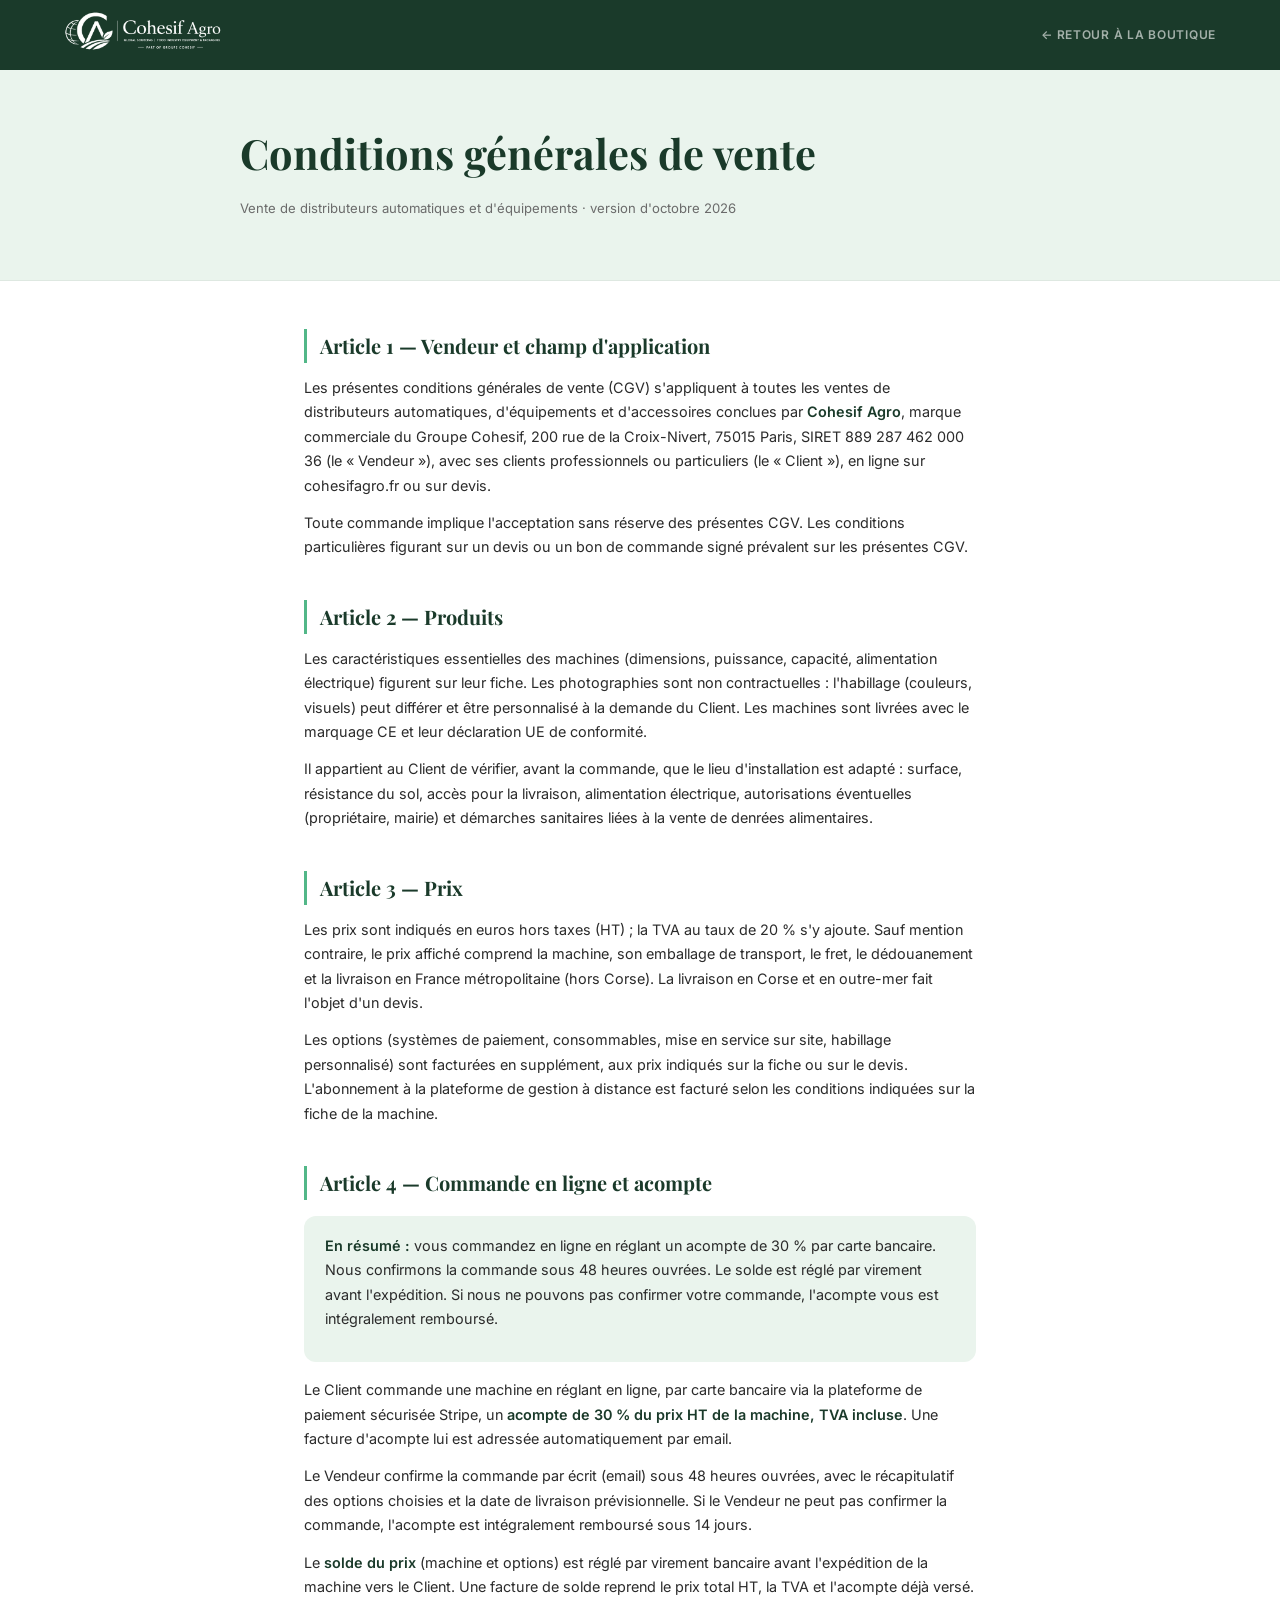
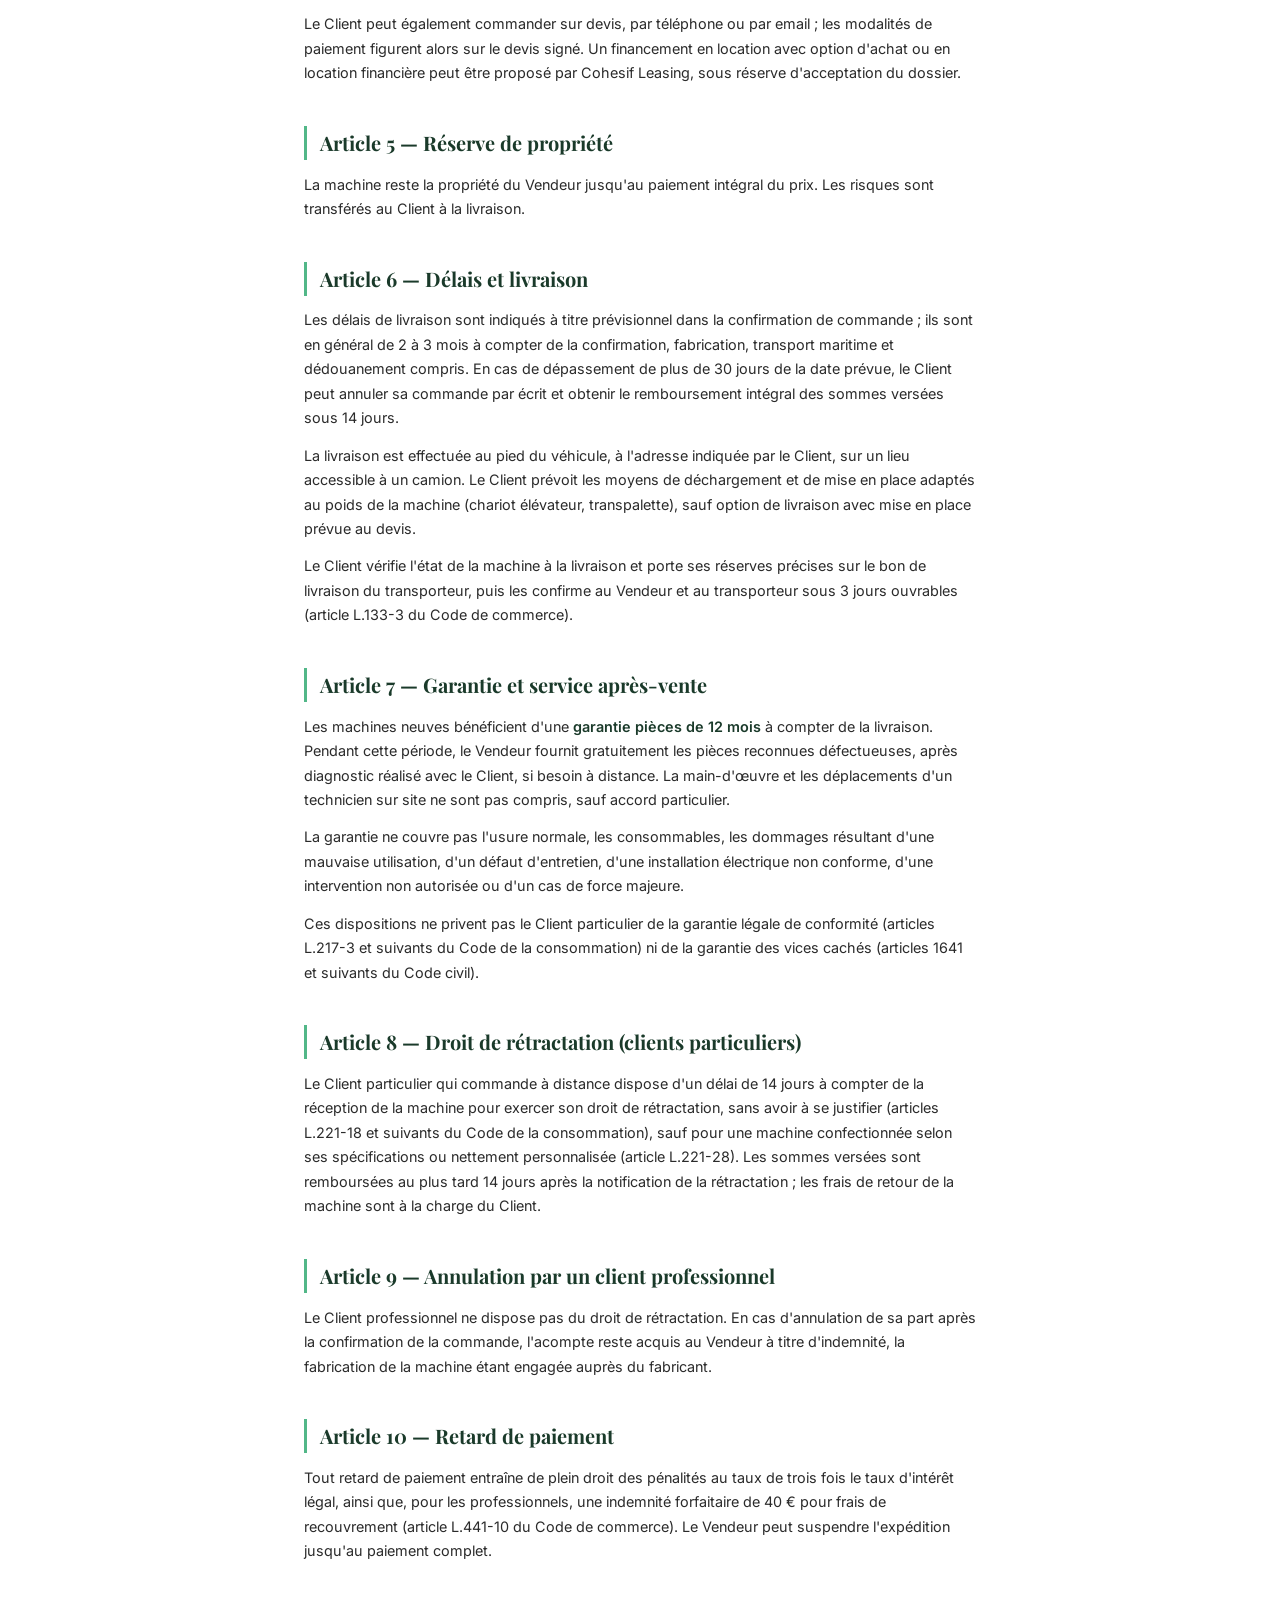
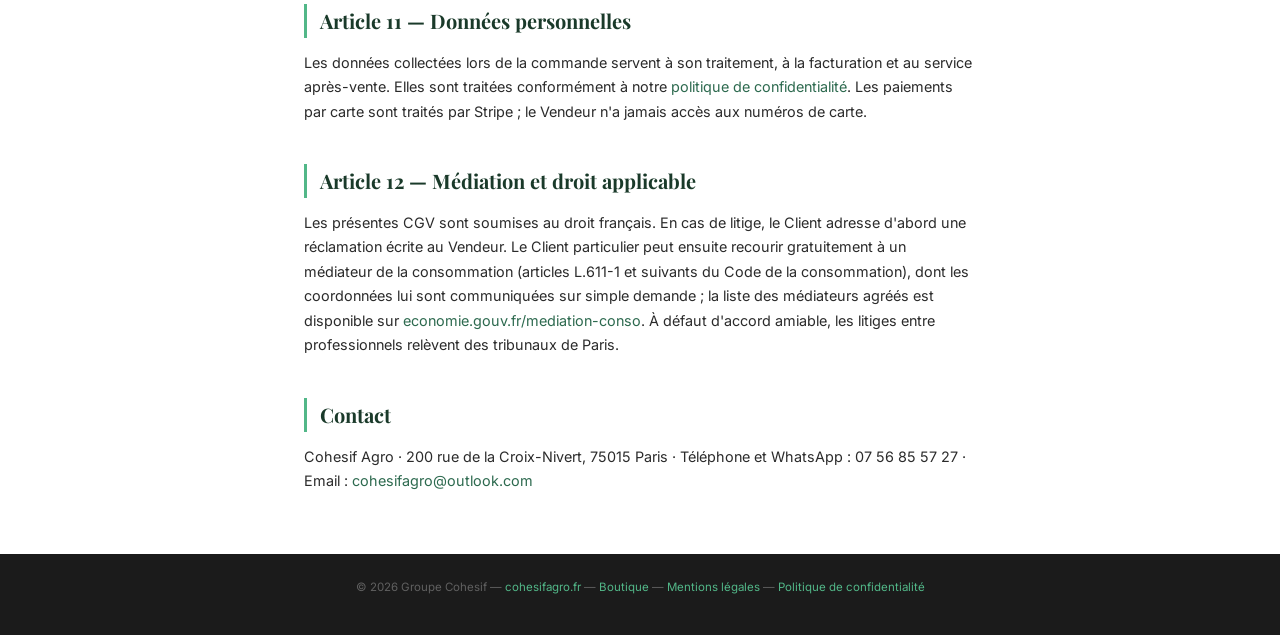
<file: cgv.html>
<!DOCTYPE html>
<html lang="fr">
<head>
<meta charset="UTF-8"/>
<meta name="viewport" content="width=device-width, initial-scale=1.0"/>
<link rel="icon" type="image/svg+xml" href="/favicon.svg?v=2"/>
<link rel="icon" type="image/png" sizes="32x32" href="/img/brand/icon-32.png?v=2"/>
<link rel="apple-touch-icon" sizes="180x180" href="/apple-touch-icon.png?v=2"/>
<title>Conditions générales de vente | Cohesif Agro</title>
<meta name="robots" content="noindex, follow"/>
<link rel="canonical" href="https://cohesifagro.fr/cgv.html"/>
<link rel="preconnect" href="https://fonts.googleapis.com"/>
<link rel="preconnect" href="https://fonts.gstatic.com" crossorigin/>
<link href="https://fonts.googleapis.com/css2?family=Playfair+Display:wght@400;700&family=Inter:wght@300;400;500;600;700&display=swap" rel="stylesheet"/>
<style>
*,*::before,*::after{box-sizing:border-box;margin:0;padding:0}
:root{
--deep:#1A3A2A;--mid:#2D6A4F;--accent:#52B788;--pale:#EAF4ED;
--gold:#C9A84C;--cream:#F5F1EB;--white:#FFFFFF;--offwh:#FAFAF7;
--dark:#1B1B1B;--tx:#2B2B2B;--txm:#6B6B6B;
--ff:'Playfair Display',serif;--fb:'Inter',sans-serif;
--pad:clamp(1.2rem,5vw,4rem);--max:800px;
}
html{scroll-behavior:smooth}
body{font-family:var(--fb);color:var(--tx);background:var(--white);line-height:1.7}
a{color:var(--mid);text-decoration:none}
a:hover{color:var(--accent)}

nav{
background:var(--deep);padding:0 var(--pad);height:70px;
display:flex;align-items:center;justify-content:space-between;
}
.logo-img{height:40px;width:auto;filter:brightness(0) invert(1)}
.back-link{
font-size:.75rem;font-weight:600;letter-spacing:.06em;text-transform:uppercase;
color:rgba(255,255,255,.6);transition:color .2s;
}
.back-link:hover{color:var(--accent)}

.page-header{
background:var(--pale);padding:3rem var(--pad);border-bottom:1px solid rgba(0,0,0,.05);
}
.page-header-inner{max-width:var(--max);margin:0 auto}
.page-header h1{
font-family:var(--ff);font-size:clamp(1.8rem,3.5vw,2.6rem);
font-weight:700;color:var(--deep);margin-bottom:.5rem;
}
.page-header p{font-size:.82rem;color:var(--txm)}

main{max-width:var(--max);margin:0 auto;padding:3rem var(--pad)}

h2{
font-family:var(--ff);font-size:1.25rem;font-weight:700;
color:var(--deep);margin:2.5rem 0 .8rem;
border-left:3px solid var(--accent);padding-left:.8rem;
}
h2:first-of-type{margin-top:0}
h3{font-size:.98rem;color:var(--deep);margin:1.4rem 0 .5rem}
ul{margin:0 0 .9rem 1.2rem}
li{font-size:.9rem;margin-bottom:.3rem}
.encadre{background:var(--pale);border-radius:12px;padding:1.1rem 1.3rem;margin:1rem 0}
p{font-size:.9rem;color:var(--tx);margin-bottom:.8rem}
address{font-style:normal;font-size:.9rem;color:var(--tx);margin-bottom:.8rem;line-height:1.8}
strong{font-weight:600;color:var(--deep)}

footer{
background:var(--dark);padding:1.5rem var(--pad);text-align:center;
}
footer p{font-size:.72rem;color:rgba(255,255,255,.3)}
footer a{color:var(--accent)}
</style>
</head>
<body>

<nav>
  <a href="index.html"><img src="img/boutique/logo-cohesif-agro-trim.webp" alt="Cohesif Agro" class="logo-img" width="520" height="132"/></a>
  <a href="boutique.html" class="back-link">← Retour à la boutique</a>
</nav>

<div class="page-header">
  <div class="page-header-inner">
    <h1>Conditions générales de vente</h1>
    <p>Vente de distributeurs automatiques et d'équipements · version d'octobre 2026</p>
  </div>
</div>

<main>

  <h2>Article 1 — Vendeur et champ d'application</h2>
  <p>Les présentes conditions générales de vente (CGV) s'appliquent à toutes les ventes de distributeurs automatiques, d'équipements et d'accessoires conclues par <strong>Cohesif Agro</strong>, marque commerciale du Groupe Cohesif, 200 rue de la Croix-Nivert, 75015 Paris, SIRET 889 287 462 000 36 (le « Vendeur »), avec ses clients professionnels ou particuliers (le « Client »), en ligne sur cohesifagro.fr ou sur devis.</p>
  <p>Toute commande implique l'acceptation sans réserve des présentes CGV. Les conditions particulières figurant sur un devis ou un bon de commande signé prévalent sur les présentes CGV.</p>

  <h2>Article 2 — Produits</h2>
  <p>Les caractéristiques essentielles des machines (dimensions, puissance, capacité, alimentation électrique) figurent sur leur fiche. Les photographies sont non contractuelles : l'habillage (couleurs, visuels) peut différer et être personnalisé à la demande du Client. Les machines sont livrées avec le marquage CE et leur déclaration UE de conformité.</p>
  <p>Il appartient au Client de vérifier, avant la commande, que le lieu d'installation est adapté : surface, résistance du sol, accès pour la livraison, alimentation électrique, autorisations éventuelles (propriétaire, mairie) et démarches sanitaires liées à la vente de denrées alimentaires.</p>

  <h2>Article 3 — Prix</h2>
  <p>Les prix sont indiqués en euros hors taxes (HT) ; la TVA au taux de 20 % s'y ajoute. Sauf mention contraire, le prix affiché comprend la machine, son emballage de transport, le fret, le dédouanement et la livraison en France métropolitaine (hors Corse). La livraison en Corse et en outre-mer fait l'objet d'un devis.</p>
  <p>Les options (systèmes de paiement, consommables, mise en service sur site, habillage personnalisé) sont facturées en supplément, aux prix indiqués sur la fiche ou sur le devis. L'abonnement à la plateforme de gestion à distance est facturé selon les conditions indiquées sur la fiche de la machine.</p>

  <h2 id="vente-en-ligne">Article 4 — Commande en ligne et acompte</h2>
  <div class="encadre">
    <p><strong>En résumé :</strong> vous commandez en ligne en réglant un acompte de 30 % par carte bancaire. Nous confirmons la commande sous 48 heures ouvrées. Le solde est réglé par virement avant l'expédition. Si nous ne pouvons pas confirmer votre commande, l'acompte vous est intégralement remboursé.</p>
  </div>
  <p>Le Client commande une machine en réglant en ligne, par carte bancaire via la plateforme de paiement sécurisée Stripe, un <strong>acompte de 30 % du prix HT de la machine, TVA incluse</strong>. Une facture d'acompte lui est adressée automatiquement par email.</p>
  <p>Le Vendeur confirme la commande par écrit (email) sous 48 heures ouvrées, avec le récapitulatif des options choisies et la date de livraison prévisionnelle. Si le Vendeur ne peut pas confirmer la commande, l'acompte est intégralement remboursé sous 14 jours.</p>
  <p>Le <strong>solde du prix</strong> (machine et options) est réglé par virement bancaire avant l'expédition de la machine vers le Client. Une facture de solde reprend le prix total HT, la TVA et l'acompte déjà versé.</p>
  <p>Le Client peut également commander sur devis, par téléphone ou par email ; les modalités de paiement figurent alors sur le devis signé. Un financement en location avec option d'achat ou en location financière peut être proposé par Cohesif Leasing, sous réserve d'acceptation du dossier.</p>

  <h2>Article 5 — Réserve de propriété</h2>
  <p>La machine reste la propriété du Vendeur jusqu'au paiement intégral du prix. Les risques sont transférés au Client à la livraison.</p>

  <h2>Article 6 — Délais et livraison</h2>
  <p>Les délais de livraison sont indiqués à titre prévisionnel dans la confirmation de commande ; ils sont en général de 2 à 3 mois à compter de la confirmation, fabrication, transport maritime et dédouanement compris. En cas de dépassement de plus de 30 jours de la date prévue, le Client peut annuler sa commande par écrit et obtenir le remboursement intégral des sommes versées sous 14 jours.</p>
  <p>La livraison est effectuée au pied du véhicule, à l'adresse indiquée par le Client, sur un lieu accessible à un camion. Le Client prévoit les moyens de déchargement et de mise en place adaptés au poids de la machine (chariot élévateur, transpalette), sauf option de livraison avec mise en place prévue au devis.</p>
  <p>Le Client vérifie l'état de la machine à la livraison et porte ses réserves précises sur le bon de livraison du transporteur, puis les confirme au Vendeur et au transporteur sous 3 jours ouvrables (article L.133-3 du Code de commerce).</p>

  <h2>Article 7 — Garantie et service après-vente</h2>
  <p>Les machines neuves bénéficient d'une <strong>garantie pièces de 12 mois</strong> à compter de la livraison. Pendant cette période, le Vendeur fournit gratuitement les pièces reconnues défectueuses, après diagnostic réalisé avec le Client, si besoin à distance. La main-d'œuvre et les déplacements d'un technicien sur site ne sont pas compris, sauf accord particulier.</p>
  <p>La garantie ne couvre pas l'usure normale, les consommables, les dommages résultant d'une mauvaise utilisation, d'un défaut d'entretien, d'une installation électrique non conforme, d'une intervention non autorisée ou d'un cas de force majeure.</p>
  <p>Ces dispositions ne privent pas le Client particulier de la garantie légale de conformité (articles L.217-3 et suivants du Code de la consommation) ni de la garantie des vices cachés (articles 1641 et suivants du Code civil).</p>

  <h2>Article 8 — Droit de rétractation (clients particuliers)</h2>
  <p>Le Client particulier qui commande à distance dispose d'un délai de 14 jours à compter de la réception de la machine pour exercer son droit de rétractation, sans avoir à se justifier (articles L.221-18 et suivants du Code de la consommation), sauf pour une machine confectionnée selon ses spécifications ou nettement personnalisée (article L.221-28). Les sommes versées sont remboursées au plus tard 14 jours après la notification de la rétractation ; les frais de retour de la machine sont à la charge du Client.</p>

  <h2>Article 9 — Annulation par un client professionnel</h2>
  <p>Le Client professionnel ne dispose pas du droit de rétractation. En cas d'annulation de sa part après la confirmation de la commande, l'acompte reste acquis au Vendeur à titre d'indemnité, la fabrication de la machine étant engagée auprès du fabricant.</p>

  <h2>Article 10 — Retard de paiement</h2>
  <p>Tout retard de paiement entraîne de plein droit des pénalités au taux de trois fois le taux d'intérêt légal, ainsi que, pour les professionnels, une indemnité forfaitaire de 40 € pour frais de recouvrement (article L.441-10 du Code de commerce). Le Vendeur peut suspendre l'expédition jusqu'au paiement complet.</p>

  <h2>Article 11 — Données personnelles</h2>
  <p>Les données collectées lors de la commande servent à son traitement, à la facturation et au service après-vente. Elles sont traitées conformément à notre <a href="politique-confidentialite.html">politique de confidentialité</a>. Les paiements par carte sont traités par Stripe ; le Vendeur n'a jamais accès aux numéros de carte.</p>

  <h2>Article 12 — Médiation et droit applicable</h2>
  <p>Les présentes CGV sont soumises au droit français. En cas de litige, le Client adresse d'abord une réclamation écrite au Vendeur. Le Client particulier peut ensuite recourir gratuitement à un médiateur de la consommation (articles L.611-1 et suivants du Code de la consommation), dont les coordonnées lui sont communiquées sur simple demande ; la liste des médiateurs agréés est disponible sur <a href="https://www.economie.gouv.fr/mediation-conso" target="_blank" rel="noopener">economie.gouv.fr/mediation-conso</a>. À défaut d'accord amiable, les litiges entre professionnels relèvent des tribunaux de Paris.</p>

  <h2>Contact</h2>
  <p>Cohesif Agro · 200 rue de la Croix-Nivert, 75015 Paris · Téléphone et WhatsApp : 07 56 85 57 27 · Email : <a href="mailto:cohesifagro@outlook.com">cohesifagro@outlook.com</a></p>

</main>

<footer>
  <p>© 2026 Groupe Cohesif — <a href="index.html">cohesifagro.fr</a> — <a href="boutique.html">Boutique</a> — <a href="mentions-legales.html">Mentions légales</a> — <a href="politique-confidentialite.html">Politique de confidentialité</a></p>
</footer>

</body>
</html>
</file>
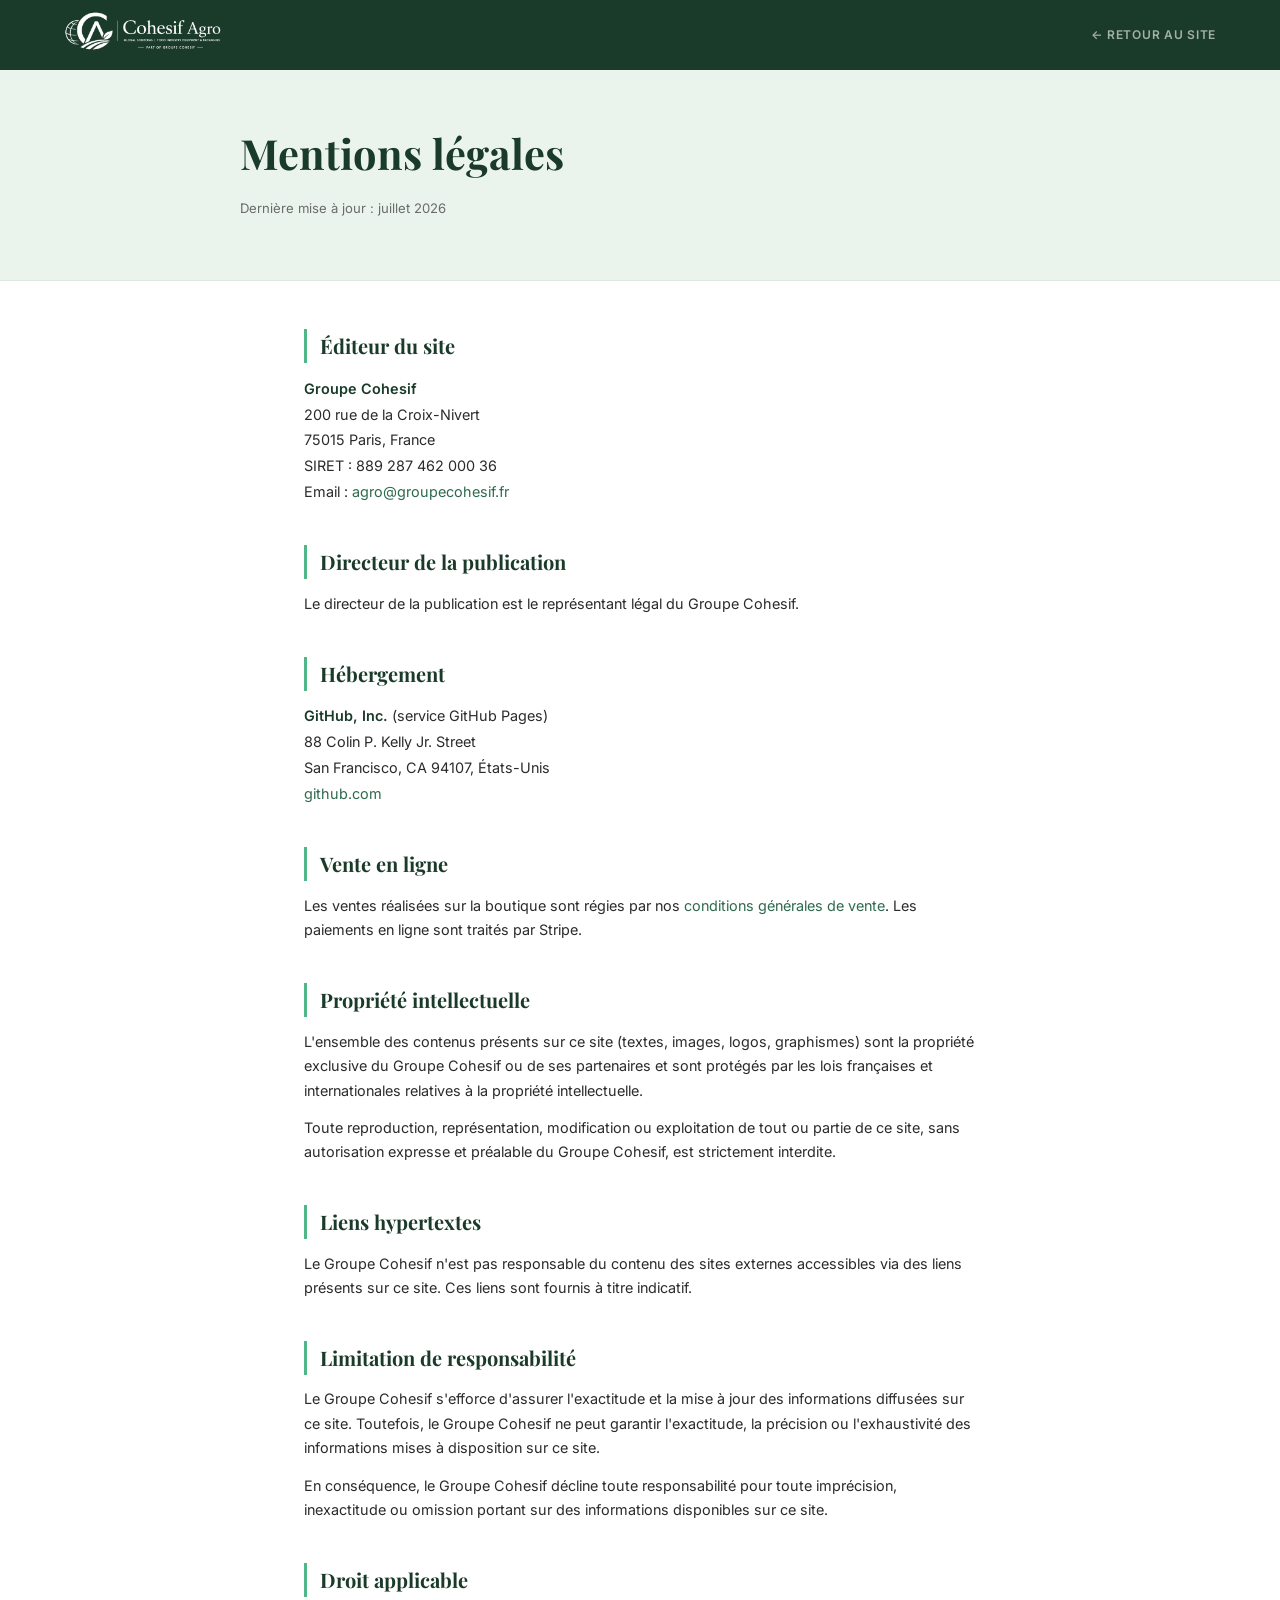
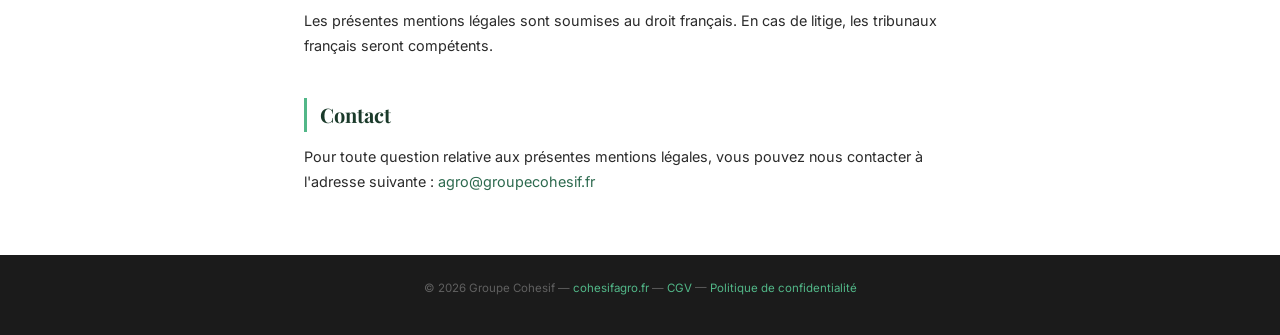
<file: mentions-legales.html>
<!DOCTYPE html>
<html lang="fr">
<head>
<meta charset="UTF-8"/>
<meta name="viewport" content="width=device-width, initial-scale=1.0"/>
<link rel="icon" type="image/svg+xml" href="/favicon.svg?v=2"/>
<link rel="icon" type="image/png" sizes="32x32" href="/img/brand/icon-32.png?v=2"/>
<link rel="apple-touch-icon" sizes="180x180" href="/apple-touch-icon.png?v=2"/>
<title>Mentions légales | Cohesif Agro</title>
<meta name="robots" content="noindex, follow"/>
<link rel="preconnect" href="https://fonts.googleapis.com"/>
<link rel="preconnect" href="https://fonts.gstatic.com" crossorigin/>
<link href="https://fonts.googleapis.com/css2?family=Playfair+Display:wght@400;700&family=Inter:wght@300;400;500;600;700&display=swap" rel="stylesheet"/>
<style>
*,*::before,*::after{box-sizing:border-box;margin:0;padding:0}
:root{
--deep:#1A3A2A;--mid:#2D6A4F;--accent:#52B788;--pale:#EAF4ED;
--gold:#C9A84C;--cream:#F5F1EB;--white:#FFFFFF;--offwh:#FAFAF7;
--dark:#1B1B1B;--tx:#2B2B2B;--txm:#6B6B6B;
--ff:'Playfair Display',serif;--fb:'Inter',sans-serif;
--pad:clamp(1.2rem,5vw,4rem);--max:800px;
}
html{scroll-behavior:smooth}
body{font-family:var(--fb);color:var(--tx);background:var(--white);line-height:1.7}
a{color:var(--mid);text-decoration:none}
a:hover{color:var(--accent)}

nav{
background:var(--deep);padding:0 var(--pad);height:70px;
display:flex;align-items:center;justify-content:space-between;
}
.logo-img{height:40px;width:auto;filter:brightness(0) invert(1)}
.back-link{
font-size:.75rem;font-weight:600;letter-spacing:.06em;text-transform:uppercase;
color:rgba(255,255,255,.6);transition:color .2s;
}
.back-link:hover{color:var(--accent)}

.page-header{
background:var(--pale);padding:3rem var(--pad);border-bottom:1px solid rgba(0,0,0,.05);
}
.page-header-inner{max-width:var(--max);margin:0 auto}
.page-header h1{
font-family:var(--ff);font-size:clamp(1.8rem,3.5vw,2.6rem);
font-weight:700;color:var(--deep);margin-bottom:.5rem;
}
.page-header p{font-size:.82rem;color:var(--txm)}

main{max-width:var(--max);margin:0 auto;padding:3rem var(--pad)}

h2{
font-family:var(--ff);font-size:1.25rem;font-weight:700;
color:var(--deep);margin:2.5rem 0 .8rem;
border-left:3px solid var(--accent);padding-left:.8rem;
}
h2:first-of-type{margin-top:0}
p{font-size:.9rem;color:var(--tx);margin-bottom:.8rem}
address{font-style:normal;font-size:.9rem;color:var(--tx);margin-bottom:.8rem;line-height:1.8}
strong{font-weight:600;color:var(--deep)}

footer{
background:var(--dark);padding:1.5rem var(--pad);text-align:center;
}
footer p{font-size:.72rem;color:rgba(255,255,255,.3)}
footer a{color:var(--accent)}
</style>
</head>
<body>

<nav>
  <a href="index.html"><img src="img/boutique/logo-cohesif-agro-trim.webp" alt="Cohesif Agro" class="logo-img" width="520" height="132"/></a>
  <a href="index.html" class="back-link">← Retour au site</a>
</nav>

<div class="page-header">
  <div class="page-header-inner">
    <h1>Mentions légales</h1>
    <p>Dernière mise à jour : juillet 2026</p>
  </div>
</div>

<main>

  <h2>Éditeur du site</h2>
  <address>
    <strong>Groupe Cohesif</strong><br/>
    200 rue de la Croix-Nivert<br/>
    75015 Paris, France<br/>
    SIRET : 889 287 462 000 36<br/>
    Email : <a href="mailto:agro@groupecohesif.fr">agro@groupecohesif.fr</a>
  </address>

  <h2>Directeur de la publication</h2>
  <p>Le directeur de la publication est le représentant légal du Groupe Cohesif.</p>

  <h2>Hébergement</h2>
  <address>
    <strong>GitHub, Inc.</strong> (service GitHub Pages)<br/>
    88 Colin P. Kelly Jr. Street<br/>
    San Francisco, CA 94107, États-Unis<br/>
    <a href="https://github.com" target="_blank" rel="noopener">github.com</a>
  </address>

  <h2>Vente en ligne</h2>
  <p>Les ventes réalisées sur la boutique sont régies par nos <a href="cgv.html">conditions générales de vente</a>. Les paiements en ligne sont traités par Stripe.</p>

  <h2>Propriété intellectuelle</h2>
  <p>L'ensemble des contenus présents sur ce site (textes, images, logos, graphismes) sont la propriété exclusive du Groupe Cohesif ou de ses partenaires et sont protégés par les lois françaises et internationales relatives à la propriété intellectuelle.</p>
  <p>Toute reproduction, représentation, modification ou exploitation de tout ou partie de ce site, sans autorisation expresse et préalable du Groupe Cohesif, est strictement interdite.</p>

  <h2>Liens hypertextes</h2>
  <p>Le Groupe Cohesif n'est pas responsable du contenu des sites externes accessibles via des liens présents sur ce site. Ces liens sont fournis à titre indicatif.</p>

  <h2>Limitation de responsabilité</h2>
  <p>Le Groupe Cohesif s'efforce d'assurer l'exactitude et la mise à jour des informations diffusées sur ce site. Toutefois, le Groupe Cohesif ne peut garantir l'exactitude, la précision ou l'exhaustivité des informations mises à disposition sur ce site.</p>
  <p>En conséquence, le Groupe Cohesif décline toute responsabilité pour toute imprécision, inexactitude ou omission portant sur des informations disponibles sur ce site.</p>

  <h2>Droit applicable</h2>
  <p>Les présentes mentions légales sont soumises au droit français. En cas de litige, les tribunaux français seront compétents.</p>

  <h2>Contact</h2>
  <p>Pour toute question relative aux présentes mentions légales, vous pouvez nous contacter à l'adresse suivante : <a href="mailto:agro@groupecohesif.fr">agro@groupecohesif.fr</a></p>

</main>

<footer>
  <p>© 2026 Groupe Cohesif — <a href="index.html">cohesifagro.fr</a> — <a href="cgv.html">CGV</a> — <a href="politique-confidentialite.html">Politique de confidentialité</a></p>
</footer>

</body>
</html>
</file>
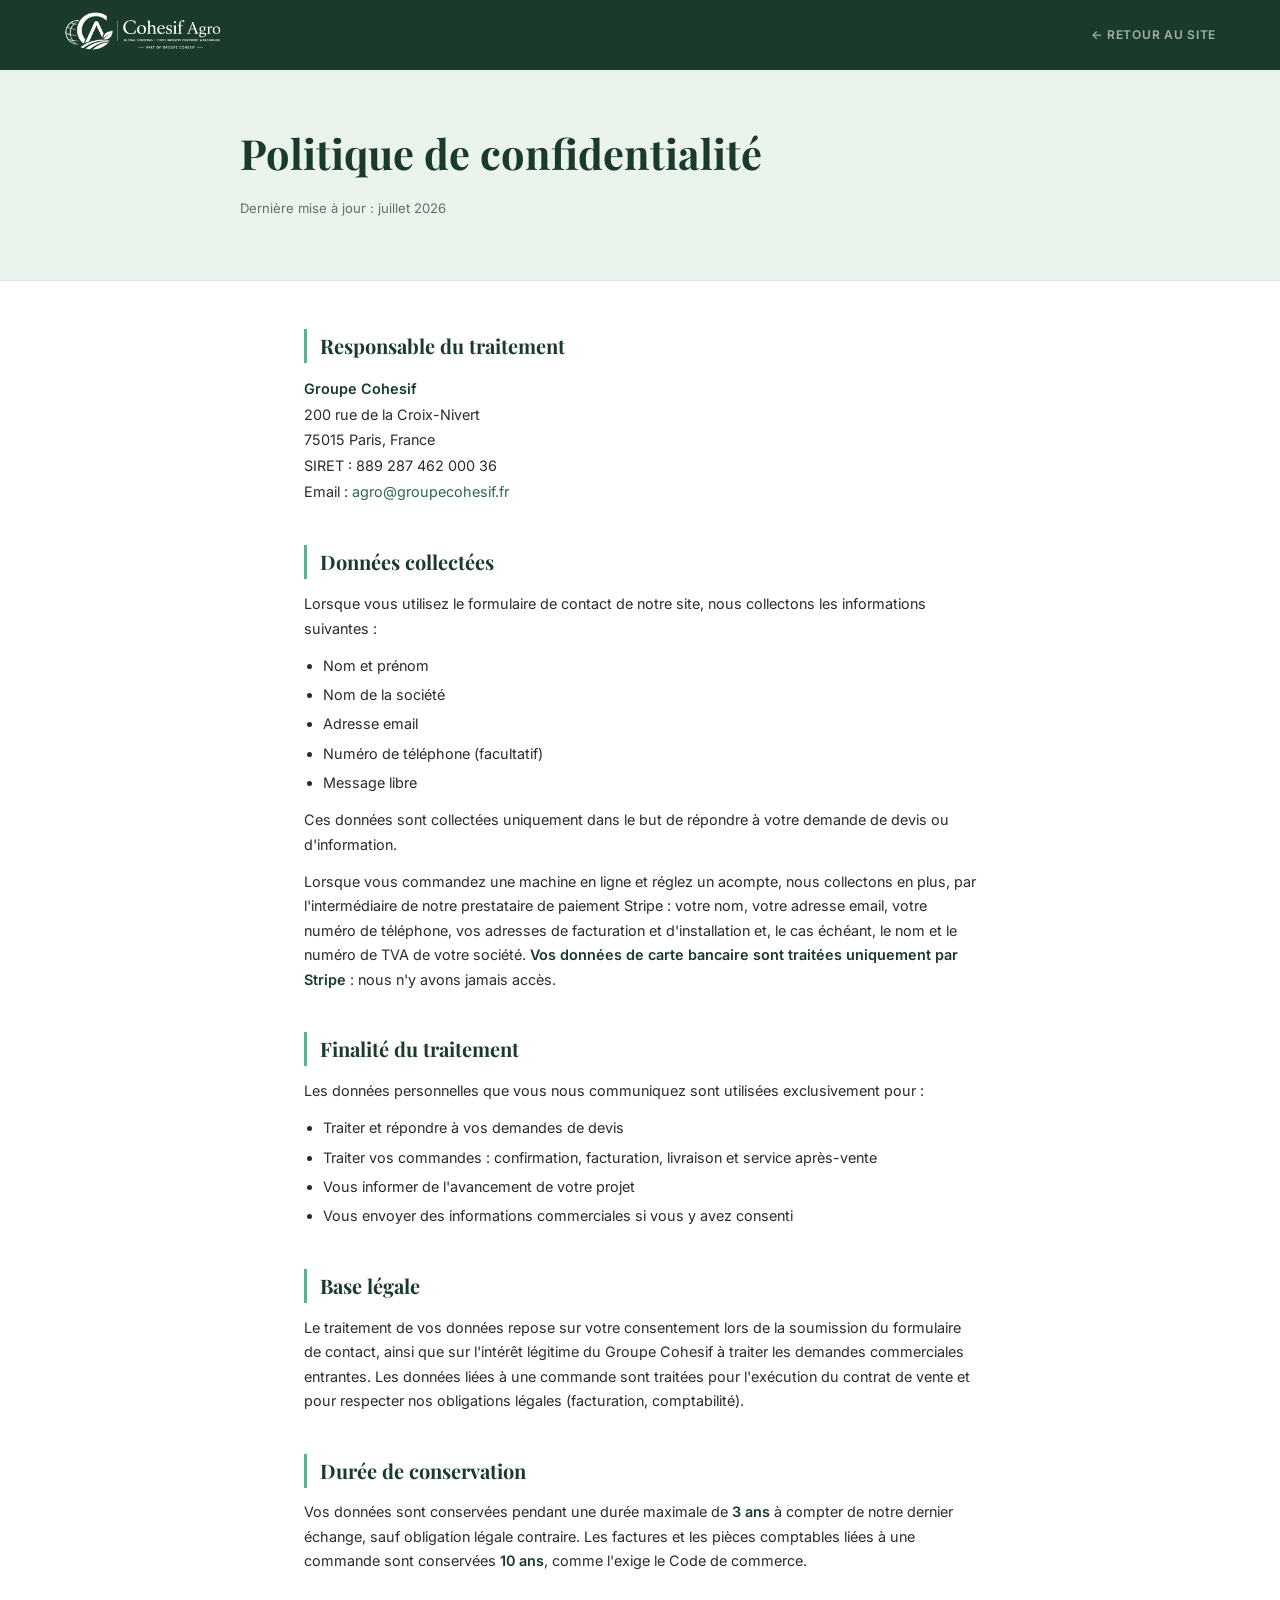
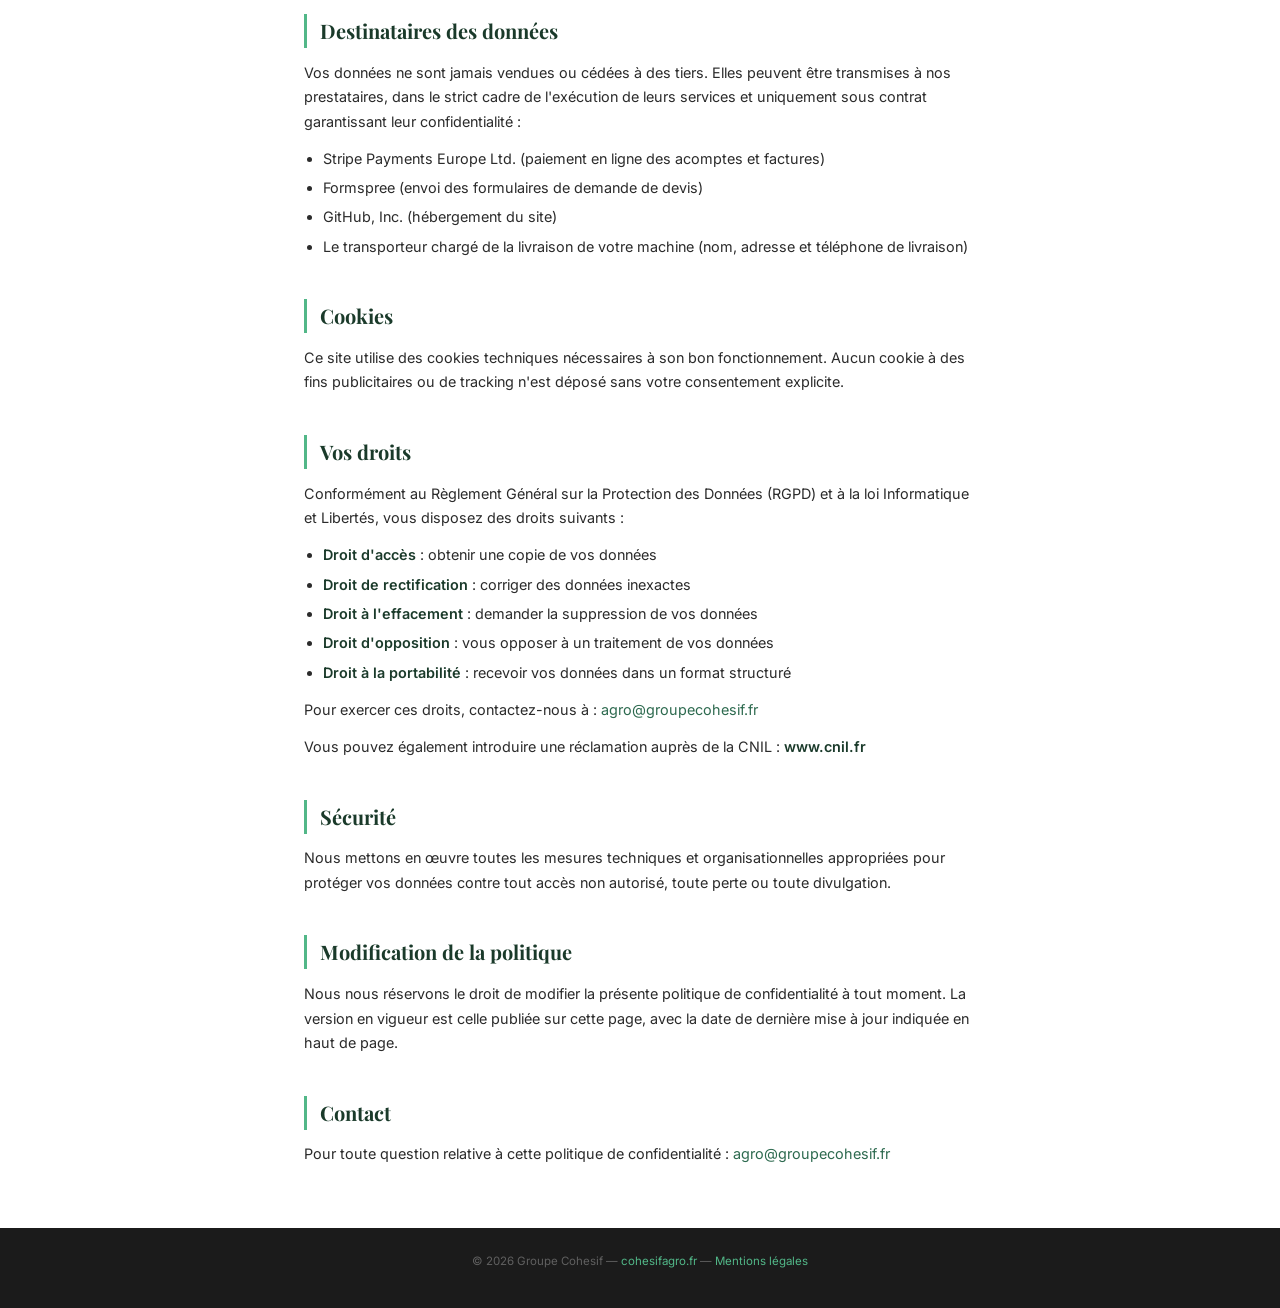
<file: politique-confidentialite.html>
<!DOCTYPE html>
<html lang="fr">
<head>
<meta charset="UTF-8"/>
<meta name="viewport" content="width=device-width, initial-scale=1.0"/>
<link rel="icon" type="image/svg+xml" href="/favicon.svg?v=2"/>
<link rel="icon" type="image/png" sizes="32x32" href="/img/brand/icon-32.png?v=2"/>
<link rel="apple-touch-icon" sizes="180x180" href="/apple-touch-icon.png?v=2"/>
<title>Politique de confidentialité | Cohesif Agro</title>
<meta name="robots" content="noindex, follow"/>
<link rel="preconnect" href="https://fonts.googleapis.com"/>
<link rel="preconnect" href="https://fonts.gstatic.com" crossorigin/>
<link href="https://fonts.googleapis.com/css2?family=Playfair+Display:wght@400;700&family=Inter:wght@300;400;500;600;700&display=swap" rel="stylesheet"/>
<style>
*,*::before,*::after{box-sizing:border-box;margin:0;padding:0}
:root{
--deep:#1A3A2A;--mid:#2D6A4F;--accent:#52B788;--pale:#EAF4ED;
--gold:#C9A84C;--cream:#F5F1EB;--white:#FFFFFF;--offwh:#FAFAF7;
--dark:#1B1B1B;--tx:#2B2B2B;--txm:#6B6B6B;
--ff:'Playfair Display',serif;--fb:'Inter',sans-serif;
--pad:clamp(1.2rem,5vw,4rem);--max:800px;
}
html{scroll-behavior:smooth}
body{font-family:var(--fb);color:var(--tx);background:var(--white);line-height:1.7}
a{color:var(--mid);text-decoration:none}
a:hover{color:var(--accent)}

nav{
background:var(--deep);padding:0 var(--pad);height:70px;
display:flex;align-items:center;justify-content:space-between;
}
.logo-img{height:40px;width:auto;filter:brightness(0) invert(1)}
.back-link{
font-size:.75rem;font-weight:600;letter-spacing:.06em;text-transform:uppercase;
color:rgba(255,255,255,.6);transition:color .2s;
}
.back-link:hover{color:var(--accent)}

.page-header{
background:var(--pale);padding:3rem var(--pad);border-bottom:1px solid rgba(0,0,0,.05);
}
.page-header-inner{max-width:var(--max);margin:0 auto}
.page-header h1{
font-family:var(--ff);font-size:clamp(1.8rem,3.5vw,2.6rem);
font-weight:700;color:var(--deep);margin-bottom:.5rem;
}
.page-header p{font-size:.82rem;color:var(--txm)}

main{max-width:var(--max);margin:0 auto;padding:3rem var(--pad)}

h2{
font-family:var(--ff);font-size:1.25rem;font-weight:700;
color:var(--deep);margin:2.5rem 0 .8rem;
border-left:3px solid var(--accent);padding-left:.8rem;
}
h2:first-of-type{margin-top:0}
p{font-size:.9rem;color:var(--tx);margin-bottom:.8rem}
ul{padding-left:1.2rem;margin-bottom:.8rem}
ul li{font-size:.9rem;color:var(--tx);margin-bottom:.3rem}
address{font-style:normal;font-size:.9rem;color:var(--tx);margin-bottom:.8rem;line-height:1.8}
strong{font-weight:600;color:var(--deep)}

footer{
background:var(--dark);padding:1.5rem var(--pad);text-align:center;
}
footer p{font-size:.72rem;color:rgba(255,255,255,.3)}
footer a{color:var(--accent)}
</style>
</head>
<body>

<nav>
  <a href="index.html"><img src="img/boutique/logo-cohesif-agro-trim.webp" alt="Cohesif Agro" class="logo-img" width="520" height="132"/></a>
  <a href="index.html" class="back-link">← Retour au site</a>
</nav>

<div class="page-header">
  <div class="page-header-inner">
    <h1>Politique de confidentialité</h1>
    <p>Dernière mise à jour : juillet 2026</p>
  </div>
</div>

<main>

  <h2>Responsable du traitement</h2>
  <address>
    <strong>Groupe Cohesif</strong><br/>
    200 rue de la Croix-Nivert<br/>
    75015 Paris, France<br/>
    SIRET : 889 287 462 000 36<br/>
    Email : <a href="mailto:agro@groupecohesif.fr">agro@groupecohesif.fr</a>
  </address>

  <h2>Données collectées</h2>
  <p>Lorsque vous utilisez le formulaire de contact de notre site, nous collectons les informations suivantes :</p>
  <ul>
    <li>Nom et prénom</li>
    <li>Nom de la société</li>
    <li>Adresse email</li>
    <li>Numéro de téléphone (facultatif)</li>
    <li>Message libre</li>
  </ul>
  <p>Ces données sont collectées uniquement dans le but de répondre à votre demande de devis ou d'information.</p>
  <p>Lorsque vous commandez une machine en ligne et réglez un acompte, nous collectons en plus, par l'intermédiaire de notre prestataire de paiement Stripe : votre nom, votre adresse email, votre numéro de téléphone, vos adresses de facturation et d'installation et, le cas échéant, le nom et le numéro de TVA de votre société. <strong>Vos données de carte bancaire sont traitées uniquement par Stripe</strong> : nous n'y avons jamais accès.</p>

  <h2>Finalité du traitement</h2>
  <p>Les données personnelles que vous nous communiquez sont utilisées exclusivement pour :</p>
  <ul>
    <li>Traiter et répondre à vos demandes de devis</li>
<li>Traiter vos commandes : confirmation, facturation, livraison et service après-vente</li>
    <li>Vous informer de l'avancement de votre projet</li>
    <li>Vous envoyer des informations commerciales si vous y avez consenti</li>
  </ul>

  <h2>Base légale</h2>
  <p>Le traitement de vos données repose sur votre consentement lors de la soumission du formulaire de contact, ainsi que sur l'intérêt légitime du Groupe Cohesif à traiter les demandes commerciales entrantes. Les données liées à une commande sont traitées pour l'exécution du contrat de vente et pour respecter nos obligations légales (facturation, comptabilité).</p>

  <h2>Durée de conservation</h2>
  <p>Vos données sont conservées pendant une durée maximale de <strong>3 ans</strong> à compter de notre dernier échange, sauf obligation légale contraire. Les factures et les pièces comptables liées à une commande sont conservées <strong>10 ans</strong>, comme l'exige le Code de commerce.</p>

  <h2>Destinataires des données</h2>
  <p>Vos données ne sont jamais vendues ou cédées à des tiers. Elles peuvent être transmises à nos prestataires, dans le strict cadre de l'exécution de leurs services et uniquement sous contrat garantissant leur confidentialité :</p>
<ul>
<li>Stripe Payments Europe Ltd. (paiement en ligne des acomptes et factures)</li>
<li>Formspree (envoi des formulaires de demande de devis)</li>
<li>GitHub, Inc. (hébergement du site)</li>
<li>Le transporteur chargé de la livraison de votre machine (nom, adresse et téléphone de livraison)</li>
</ul>

  <h2>Cookies</h2>
  <p>Ce site utilise des cookies techniques nécessaires à son bon fonctionnement. Aucun cookie à des fins publicitaires ou de tracking n'est déposé sans votre consentement explicite.</p>

  <h2>Vos droits</h2>
  <p>Conformément au Règlement Général sur la Protection des Données (RGPD) et à la loi Informatique et Libertés, vous disposez des droits suivants :</p>
  <ul>
    <li><strong>Droit d'accès</strong> : obtenir une copie de vos données</li>
    <li><strong>Droit de rectification</strong> : corriger des données inexactes</li>
    <li><strong>Droit à l'effacement</strong> : demander la suppression de vos données</li>
    <li><strong>Droit d'opposition</strong> : vous opposer à un traitement de vos données</li>
    <li><strong>Droit à la portabilité</strong> : recevoir vos données dans un format structuré</li>
  </ul>
  <p>Pour exercer ces droits, contactez-nous à : <a href="mailto:agro@groupecohesif.fr">agro@groupecohesif.fr</a></p>
  <p>Vous pouvez également introduire une réclamation auprès de la CNIL : <strong>www.cnil.fr</strong></p>

  <h2>Sécurité</h2>
  <p>Nous mettons en œuvre toutes les mesures techniques et organisationnelles appropriées pour protéger vos données contre tout accès non autorisé, toute perte ou toute divulgation.</p>

  <h2>Modification de la politique</h2>
  <p>Nous nous réservons le droit de modifier la présente politique de confidentialité à tout moment. La version en vigueur est celle publiée sur cette page, avec la date de dernière mise à jour indiquée en haut de page.</p>

  <h2>Contact</h2>
  <p>Pour toute question relative à cette politique de confidentialité : <a href="mailto:agro@groupecohesif.fr">agro@groupecohesif.fr</a></p>

</main>

<footer>
  <p>© 2026 Groupe Cohesif — <a href="index.html">cohesifagro.fr</a> — <a href="mentions-legales.html">Mentions légales</a></p>
</footer>

</body>
</html>
</file>
<file: boutique.css>
/* Boutique Cohesif Agro · distributeurs automatiques */
*,*::before,*::after{box-sizing:border-box;margin:0;padding:0}
:root{
  --deep:#1A3A2A;--mid:#2D6A4F;--accent:#52B788;--pale:#EAF4ED;
  --gold:#C9A84C;--gold-d:#A8872F;--cream:#F5F1EB;--paper:#FBF9F5;
  --tx:#23291F;--txm:#5F665C;--line:rgba(26,58,42,.12);
  --tomato:#C8472D;
  --ff:'Playfair Display',Georgia,serif;--fb:'Inter',system-ui,sans-serif;
  --pad:clamp(16px,4.5vw,56px);--max:1180px;--r:14px;
}
html{scroll-behavior:smooth;scroll-padding-top:90px}
body{font-family:var(--fb);color:var(--tx);background:var(--paper);line-height:1.6;overflow-x:hidden}
img{max-width:100%;height:auto;display:block}
a{color:inherit;text-decoration:none}
button,input,select,textarea{font:inherit;color:inherit}
.bq-in{max-width:var(--max);margin:0 auto;padding:0 var(--pad);width:100%}

/* boutons */
.bq-btn{display:inline-flex;align-items:center;justify-content:center;gap:.4rem;background:var(--gold);color:var(--deep);
  font-weight:700;font-size:.85rem;letter-spacing:.01em;padding:.7rem 1.2rem;border-radius:999px;border:2px solid var(--gold);
  cursor:pointer;transition:background .2s,border-color .2s,transform .15s;white-space:nowrap;text-align:center}
.bq-btn:hover{background:#d8b95c;border-color:#d8b95c;transform:translateY(-1px)}
.bq-btn-sm{padding:.5rem 1rem;font-size:.78rem}
.bq-btn-lg{padding:.9rem 1.6rem;font-size:.95rem}
.bq-btn-full{width:100%}
.bq-btn-line{background:transparent;color:#fff;border-color:rgba(255,255,255,.35)}
.bq-btn-line:hover{background:rgba(255,255,255,.08);border-color:#fff}
.bq-btn-ghost{background:transparent;color:var(--deep);border-color:var(--line)}
.bq-btn-ghost:hover{background:var(--pale);border-color:var(--accent)}
.bq-btn-wa{background:#fff;color:#128C4A;border-color:#25D366}
.bq-btn-wa:hover{background:#effbf3;border-color:#25D366}

/* nav */
.bq-nav{position:sticky;top:0;z-index:100;display:flex;align-items:center;justify-content:space-between;gap:1rem;
  padding:.4rem var(--pad);background:rgba(251,249,245,.94);backdrop-filter:blur(10px);-webkit-backdrop-filter:blur(10px);border-bottom:1px solid var(--line)}
.bq-logo img{height:40px;width:auto}
.bq-links{display:flex;gap:1.8rem;list-style:none}
.bq-links a{font-size:.8rem;font-weight:600;color:var(--txm);transition:color .2s}
.bq-links a:hover{color:var(--mid)}
.bq-nav-r{display:flex;align-items:center;gap:.6rem}
.bq-burger{display:none;flex-direction:column;gap:5px;background:none;border:0;padding:8px;cursor:pointer}
.bq-burger span{width:22px;height:2px;background:var(--deep);transition:transform .25s,opacity .25s}
.bq-burger[aria-expanded="true"] span:nth-child(1){transform:translateY(7px) rotate(45deg)}
.bq-burger[aria-expanded="true"] span:nth-child(2){opacity:0}
.bq-burger[aria-expanded="true"] span:nth-child(3){transform:translateY(-7px) rotate(-45deg)}
.bq-mmenu{display:none;position:fixed;top:70px;left:0;right:0;z-index:99;background:var(--paper);border-bottom:1px solid var(--line);
  padding:1rem var(--pad) 1.5rem;flex-direction:column;gap:.2rem;box-shadow:0 20px 40px rgba(0,0,0,.08)}
.bq-mmenu.open{display:flex}
.bq-mmenu a:not(.bq-btn){padding:.75rem 0;border-bottom:1px solid var(--line);font-weight:600}
.bq-mmenu .bq-btn{margin-top:1rem}

/* titres communs */
.bq-kicker{font-size:.72rem;font-weight:700;letter-spacing:.16em;text-transform:uppercase;color:var(--gold-d);margin-bottom:.7rem}
.bq-sec{padding:clamp(56px,8vw,96px) 0}
.bq-sec-head{max-width:680px;margin-bottom:2.2rem}
.bq-sec-head h2,.bq-devis h2,.bq-lease h2,.bq-sim h2{font-family:var(--ff);font-size:clamp(1.7rem,3.4vw,2.5rem);line-height:1.15;color:var(--deep);margin-bottom:.7rem}
.bq-sec-head p{color:var(--txm);font-size:1rem}

/* hero */
.bq-hero{background:radial-gradient(1200px 600px at 85% 20%,#2c5a40 0%,transparent 60%),linear-gradient(160deg,#1A3A2A 0%,#1f4532 60%,#16301f 100%);
  color:#fff;padding:clamp(40px,7vw,80px) 0 0;overflow:hidden}
.bq-hero-grid{display:grid;grid-template-columns:1.05fr .95fr;gap:2rem;align-items:center}
.bq-hero .bq-kicker{color:var(--gold)}
.bq-hero h1{font-family:var(--ff);font-size:clamp(2.1rem,5vw,3.6rem);line-height:1.08;margin-bottom:1.1rem}
.bq-hero h1 em{font-style:normal;color:var(--gold)}
.bq-hero-p{font-size:1.05rem;color:rgba(255,255,255,.75);max-width:520px;margin-bottom:1.8rem;font-weight:300}
.bq-hero-btns{display:flex;flex-wrap:wrap;gap:.7rem}
.bq-hero-vis{position:relative;height:440px}
.bq-hero-vis::before{content:"";position:absolute;left:50%;bottom:-40px;transform:translateX(-50%);width:110%;aspect-ratio:1;border-radius:50%;
  background:radial-gradient(circle,rgba(245,241,235,.16) 0%,rgba(245,241,235,.05) 55%,transparent 70%)}
.hv{position:absolute;bottom:0;border-radius:10px;background:#fff;padding:10px;box-shadow:0 30px 60px rgba(0,0,0,.35)}
.hv-c{left:50%;transform:translateX(-50%);height:400px;width:auto;z-index:2}
.hv-l{left:2%;height:300px;width:auto;transform:rotate(-4deg);opacity:.95}
.hv-r{right:2%;height:310px;width:auto;transform:rotate(4deg);opacity:.95}
.hv-tag{position:absolute;z-index:3;top:40px;right:6%;background:var(--gold);color:var(--deep);border-radius:12px;padding:.6rem .9rem;
  display:flex;flex-direction:column;line-height:1.1;box-shadow:0 10px 30px rgba(0,0,0,.25);transform:rotate(3deg)}
.hv-tag b{font-family:var(--ff);font-size:1.6rem}
.hv-tag span{font-size:.72rem;font-weight:600}
.bq-trust{list-style:none;display:grid;grid-template-columns:repeat(4,1fr);gap:0;margin-top:clamp(28px,5vw,48px);
  border-top:1px solid rgba(255,255,255,.12)}
.bq-trust li{padding:1.2rem 1rem;display:flex;flex-direction:column}
.bq-trust li+li{border-left:1px solid rgba(255,255,255,.12)}
.bq-trust b{font-size:.92rem}
.bq-trust span{font-size:.78rem;color:rgba(255,255,255,.6)}

/* filtres + cartes */
.bq-filters{display:flex;flex-wrap:wrap;gap:.5rem;margin-bottom:1.8rem}
.bq-filter{background:#fff;border:1px solid var(--line);border-radius:999px;padding:.5rem 1rem;font-size:.85rem;font-weight:600;cursor:pointer;
  color:var(--deep);transition:all .2s}
.bq-filter span{display:inline-block;min-width:1.4em;margin-left:.25rem;padding:0 .35em;border-radius:99px;background:var(--pale);font-size:.72rem;color:var(--mid)}
.bq-filter:hover{border-color:var(--accent)}
.bq-filter.is-on{background:var(--deep);color:#fff;border-color:var(--deep)}
.bq-filter.is-on span{background:var(--gold);color:var(--deep)}
.bq-grid{display:grid;grid-template-columns:repeat(auto-fill,minmax(300px,1fr));gap:1.4rem}
.bq-grid-3{grid-template-columns:repeat(3,1fr)}
.bq-card{background:#fff;border:1px solid var(--line);border-radius:var(--r);overflow:hidden;display:flex;flex-direction:column;
  transition:transform .25s,box-shadow .25s}
.bq-card:hover{transform:translateY(-4px);box-shadow:0 22px 50px rgba(26,58,42,.12)}
.bq-card[hidden]{display:none}
.bq-card-img{position:relative;display:flex;align-items:flex-end;justify-content:center;height:280px;padding:22px 20px 0;
  background:#fff;border-bottom:1px solid var(--line)}
.bq-card-img img{max-height:100%;width:auto;object-fit:contain;transition:transform .35s}
.bq-card:hover .bq-card-img img{transform:scale(1.04)}
.bq-badge{position:absolute;top:14px;left:14px;z-index:1;background:var(--deep);color:#fff;font-size:.7rem;font-weight:700;padding:.3rem .65rem;border-radius:99px}
.bq-card-body{padding:1.3rem 1.3rem 1.4rem;display:flex;flex-direction:column;flex:1}
.bq-card-cat{font-size:.72rem;font-weight:700;letter-spacing:.08em;text-transform:uppercase;color:var(--mid);margin-bottom:.35rem}
.bq-card h3{font-family:var(--ff);font-size:1.3rem;line-height:1.2;color:var(--deep);margin-bottom:.5rem}
.bq-card h3 a:hover{color:var(--mid)}
.bq-card-acc{font-size:.9rem;color:var(--txm);margin-bottom:1rem}
.bq-chips{list-style:none;display:flex;flex-wrap:wrap;gap:.4rem;margin-bottom:1.2rem}
.bq-chips li{background:var(--pale);border-radius:8px;padding:.3rem .55rem;font-size:.76rem;color:var(--mid)}
.bq-chips b{color:var(--deep)}
.bq-card-foot{margin-top:auto;border-top:1px dashed var(--line);padding-top:1rem}
.bq-px{display:flex;flex-direction:column;margin-bottom:.9rem}
.px-val{font-family:var(--ff);font-size:1.35rem;color:var(--deep);font-weight:700}
.px-val small{font-family:var(--fb);font-size:.75rem;color:var(--txm)}
.px-dem{font-size:1.15rem}
.px-sub{font-size:.78rem;color:var(--txm)}
.bq-card-btns{display:grid;grid-template-columns:1fr 1fr;gap:.5rem}
.bq-card-btns .bq-btn{padding:.65rem .6rem;font-size:.8rem}
.bq-card-more{background:var(--deep);color:#fff;border-radius:var(--r);padding:clamp(1.5rem,4vw,2.6rem);display:flex;flex-direction:column;justify-content:center;align-items:flex-start;gap:.6rem;
  background-image:radial-gradient(500px 300px at 100% 0%,#2c5a40,transparent)}
@media (min-width:1100px){.bq-card-more{grid-column:span 2}}
.bq-card-more .bq-kicker{color:var(--gold);margin:0}
.bq-card-more h3{font-family:var(--ff);font-size:clamp(1.4rem,2.6vw,2rem);line-height:1.15}
.bq-card-more p{color:rgba(255,255,255,.72);max-width:520px;margin-bottom:.6rem}
.bq-pro{background:var(--cream)}
.bq-checks-dark{margin:.2rem 0 1rem}
.bq-checks-dark li{color:rgba(255,255,255,.85);font-size:.9rem}
/* SAV & garanties (fiche équipement) */
.bq-sav{background:var(--deep);color:#fff;background-image:radial-gradient(700px 400px at 100% 0%,#2c5a40,transparent)}
.bq-sav .bq-kicker{color:var(--gold)}
.bq-sav .bq-sec-head h2{color:#fff}
.bq-sav .bq-sec-head p{color:rgba(255,255,255,.7)}
.bq-accent{color:var(--gold)}
.bq-sav-grid{display:grid;grid-template-columns:repeat(3,1fr);gap:2rem 2.4rem}
.bq-sav-it{padding-top:1.3rem;border-top:2px solid var(--gold)}
.bq-sav-it .bq-ico{background:rgba(255,255,255,.08)}
.bq-sav-it h3{font-size:1.05rem;margin-bottom:.35rem}
.bq-sav-it p{font-size:.9rem;color:rgba(255,255,255,.66)}
.bq-sav-cta{display:flex;align-items:center;justify-content:space-between;gap:1.2rem;flex-wrap:wrap;margin-top:2.2rem;
  background:var(--gold);color:var(--deep);border-radius:var(--r);padding:1.4rem 1.8rem}
.bq-sav-cta b{display:block;font-size:1.1rem}
.bq-sav-cta span{font-size:.9rem}
.bq-sav-btns{display:flex;gap:.6rem;flex-wrap:wrap}
.bq-btn-light{background:#fff;border-color:#fff;color:var(--deep)}
.bq-btn-light:hover{background:var(--cream);border-color:var(--cream)}
.bq-btn-light svg{width:18px;height:18px;fill:none;stroke:currentColor;stroke-width:2;stroke-linecap:round;stroke-linejoin:round}
.bq-ptags{list-style:none;display:flex;flex-wrap:wrap;gap:.4rem;margin:-.2rem 0 1rem}
.bq-ptags li{font-size:.75rem;font-weight:700;color:var(--mid);background:var(--pale);border:1px solid rgba(45,106,79,.18);border-radius:99px;padding:.25rem .65rem}
@media (max-width:900px){.bq-sav-grid{grid-template-columns:1fr 1fr}}
@media (max-width:600px){.bq-sav-grid{grid-template-columns:1fr}.bq-sav-cta{padding:1.2rem}}
.bq-more{margin-top:2rem;text-align:center;color:var(--txm);font-size:.92rem}
.bq-more a{color:var(--mid);font-weight:700;text-decoration:underline}

/* pourquoi */
.bq-why{background:var(--cream)}
.bq-why-grid{display:grid;grid-template-columns:repeat(4,1fr);gap:1.2rem}
.bq-why-grid>div{background:#fff;border-radius:var(--r);padding:1.5rem;border:1px solid var(--line)}
.bq-ico{display:inline-flex;width:46px;height:46px;border-radius:12px;background:var(--deep);align-items:center;justify-content:center;margin-bottom:1rem}
.bq-ico svg{width:24px;height:24px;fill:none;stroke:var(--gold);stroke-width:1.8;stroke-linecap:round;stroke-linejoin:round}
.bq-why h3{font-size:1.02rem;color:var(--deep);margin-bottom:.35rem}
.bq-why p{font-size:.9rem;color:var(--txm)}

/* simulateur */
.bq-sim{display:grid;grid-template-columns:1fr 1fr;gap:3rem;align-items:center}
.bq-sim-txt p{color:var(--txm)}
.bq-sim-note{margin-top:1rem;font-size:.8rem;border-left:3px solid var(--gold);padding-left:.8rem}
.bq-sim-box{background:var(--deep);color:#fff;border-radius:20px;padding:1.8rem;display:flex;flex-direction:column;gap:1.2rem;box-shadow:0 30px 60px rgba(26,58,42,.25)}
.bq-sim-box label{display:flex;flex-direction:column;gap:.5rem;font-size:.85rem;font-weight:600;color:rgba(255,255,255,.8)}
.bq-sim-box label output{float:right;color:var(--gold);font-weight:700}
.bq-sim-box label{position:relative}
.bq-sim-box label output{position:absolute;right:0;top:0}
.bq-sim-box select{width:100%;min-width:0;background:rgba(255,255,255,.08);border:1px solid rgba(255,255,255,.2);border-radius:10px;padding:.7rem .8rem;color:#fff}
.bq-sim-box select option{color:var(--tx)}
.bq-sim-box input[type=range]{width:100%;accent-color:var(--gold);height:28px}
.bq-sim-res{display:grid;grid-template-columns:1fr 1fr;gap:.8rem}
.bq-sim-res div{background:rgba(255,255,255,.07);border-radius:12px;padding:1rem}
.bq-sim-res span{display:block;font-size:.75rem;color:rgba(255,255,255,.6);text-transform:uppercase;letter-spacing:.08em}
.bq-sim-res b{font-family:var(--ff);font-size:clamp(1.4rem,3vw,1.9rem);color:var(--gold)}

/* étapes */
.bq-steps-sec{background:#fff;border-top:1px solid var(--line);border-bottom:1px solid var(--line)}
.bq-steps{list-style:none;display:grid;grid-template-columns:repeat(4,1fr);gap:1.4rem;counter-reset:s}
.bq-steps li{position:relative;padding-top:.2rem}
.bq-steps b{display:inline-flex;width:42px;height:42px;border-radius:50%;border:2px solid var(--gold);color:var(--deep);font-family:var(--ff);
  align-items:center;justify-content:center;font-size:1.1rem;margin-bottom:.9rem;background:#fff;position:relative;z-index:1}
.bq-steps li:not(:last-child)::after{content:"";position:absolute;top:22px;left:52px;right:-10px;height:2px;background:repeating-linear-gradient(90deg,var(--gold) 0 6px,transparent 6px 12px)}
.bq-steps h3{font-size:1rem;color:var(--deep);margin-bottom:.3rem}
.bq-steps p{font-size:.88rem;color:var(--txm)}

/* leasing */
.bq-lease{background:var(--pale)}
.bq-lease-grid{display:grid;grid-template-columns:1.2fr .8fr;gap:3rem;align-items:center}
.bq-lease p{color:var(--txm);margin-bottom:1rem}
.bq-lease-card{background:#fff;border-radius:20px;padding:2rem;border:1px solid var(--line);text-align:center;box-shadow:0 20px 50px rgba(26,58,42,.08)}
.bq-lease-card img{height:40px;width:auto;max-width:100%;margin:0 auto 1.2rem}
.bq-checks{list-style:none;display:flex;flex-direction:column;gap:.5rem;margin:1rem 0}
.bq-checks li{position:relative;padding-left:1.7rem;font-size:.95rem}
.bq-checks li::before{content:"";position:absolute;left:0;top:.2em;width:1.1rem;height:1.1rem;border-radius:50%;background:var(--accent)
  url("data:image/svg+xml,%3Csvg xmlns='http://www.w3.org/2000/svg' viewBox='0 0 24 24' fill='none' stroke='%231A3A2A' stroke-width='3.5' stroke-linecap='round' stroke-linejoin='round'%3E%3Cpath d='M5 12l5 5 9-10'/%3E%3C/svg%3E") center/70% no-repeat}

/* faq */
.bq-faq-in{max-width:860px}
.bq-faq-it{border-bottom:1px solid var(--line)}
.bq-faq-it summary{cursor:pointer;list-style:none;padding:1.1rem 2.2rem 1.1rem 0;font-weight:600;color:var(--deep);position:relative}
.bq-faq-it summary::-webkit-details-marker{display:none}
.bq-faq-it summary::after{content:"+";position:absolute;right:.3rem;top:50%;transform:translateY(-50%);font-size:1.4rem;color:var(--gold-d);transition:transform .2s}
.bq-faq-it[open] summary::after{transform:translateY(-50%) rotate(45deg)}
.bq-faq-it p{padding:0 0 1.2rem;color:var(--txm);font-size:.95rem}

/* formulaire */
.bq-devis{background:var(--deep);color:#fff;padding:clamp(56px,8vw,96px) 0}
.bq-devis-grid{display:grid;grid-template-columns:.9fr 1.1fr;gap:3rem;align-items:start}
.bq-devis h2{color:#fff}
.bq-devis .bq-kicker{color:var(--gold)}
.bq-devis-txt p{color:rgba(255,255,255,.72)}
.bq-devis .bq-checks li{color:rgba(255,255,255,.85)}
.bq-wa-inline{display:inline-flex;align-items:center;gap:.5rem;margin-top:.6rem;color:#7ee2a8;font-weight:600;font-size:.92rem}
.bq-wa-inline svg{width:22px;height:22px;fill:#25D366}
.bq-form{background:#fff;color:var(--tx);border-radius:20px;padding:clamp(1.2rem,3vw,2rem);display:flex;flex-direction:column;gap:.9rem;position:relative}
.bq-frow{display:grid;grid-template-columns:1fr 1fr;gap:.9rem}
.bq-form label{display:block;font-size:.8rem;font-weight:600;color:var(--deep)}
.bq-form label span{font-weight:400;color:var(--txm)}
.bq-form input,.bq-form select,.bq-form textarea{display:block;margin-top:.35rem;border:1.5px solid #d9ddd6;border-radius:10px;padding:.7rem .8rem;font-size:.95rem;background:#fff;width:100%;transition:border-color .2s}
.bq-form input:focus,.bq-form select:focus,.bq-form textarea:focus{outline:none;border-color:var(--mid);box-shadow:0 0 0 3px rgba(82,183,136,.2)}
.bq-form textarea{resize:vertical}
.bq-hp{position:absolute;left:-9999px;width:1px;height:1px;opacity:0}
.bq-form-note{font-size:.75rem;color:var(--txm);text-align:center}
.bq-form-note a{text-decoration:underline}
.bq-form-ok{position:absolute;inset:0;background:#fff;border-radius:20px;display:flex;flex-direction:column;align-items:center;justify-content:center;text-align:center;padding:2rem;gap:.5rem}
.bq-form-ok[hidden]{display:none}
.bq-form-ok strong{font-family:var(--ff);font-size:1.5rem;color:var(--deep)}
.bq-form-ok span{color:var(--txm)}
.bq-form-ok::before{content:"";width:64px;height:64px;border-radius:50%;margin-bottom:.5rem;background:var(--accent)
  url("data:image/svg+xml,%3Csvg xmlns='http://www.w3.org/2000/svg' viewBox='0 0 24 24' fill='none' stroke='%231A3A2A' stroke-width='3' stroke-linecap='round' stroke-linejoin='round'%3E%3Cpath d='M5 12l5 5 9-10'/%3E%3C/svg%3E") center/55% no-repeat}

/* fiche produit */
.bq-crumb{font-size:.8rem;color:var(--txm);padding:1.2rem 0 .6rem}
.bq-crumb a:hover{color:var(--mid);text-decoration:underline}
.bq-prod{display:grid;grid-template-columns:1.05fr .95fr;gap:clamp(1.5rem,4vw,3.5rem);padding-bottom:clamp(40px,6vw,72px)}
.bq-gal-main{position:relative;background:#fff;border:1px solid var(--line);border-radius:20px;
  height:clamp(360px,52vw,560px);display:flex;align-items:center;justify-content:center;padding:28px}
.bq-gal-main img{max-height:100%;width:auto;object-fit:contain}
.bq-thumbs{display:grid;grid-template-columns:repeat(5,1fr);gap:.6rem;margin-top:.7rem}
.bq-thumb{border:2px solid transparent;border-radius:10px;overflow:hidden;background:#fff;cursor:pointer;aspect-ratio:4/3;padding:0}
.bq-thumb img{width:100%;height:100%;object-fit:cover}
.bq-thumb.is-on{border-color:var(--gold)}
.bq-gal-note{font-size:.78rem;color:var(--txm);margin-top:.6rem}
.bq-info h1{font-family:var(--ff);font-size:clamp(1.8rem,3.6vw,2.6rem);line-height:1.12;color:var(--deep);margin-bottom:.8rem}
.bq-acc{font-size:1.05rem;color:var(--txm);margin-bottom:1.4rem}
.bq-kpis{display:grid;grid-template-columns:repeat(4,1fr);gap:.6rem;margin-bottom:1.4rem}
.bq-kpis div{background:#fff;border:1px solid var(--line);border-radius:12px;padding:.8rem .6rem;text-align:center}
.bq-kpis b{display:block;font-family:var(--ff);font-size:1.35rem;color:var(--deep);line-height:1.1}
.bq-kpis span{font-size:.72rem;color:var(--txm)}
.bq-buy{background:#fff;border:1px solid var(--line);border-radius:18px;padding:1.4rem;display:flex;flex-direction:column;gap:.6rem;box-shadow:0 20px 50px rgba(26,58,42,.07)}
.bq-px-lg .px-val{font-size:1.6rem}
.bq-reass{list-style:none;margin-top:.6rem;display:flex;flex-direction:column;gap:.45rem}
.bq-reass li{font-size:.85rem;padding-left:1.5rem;position:relative;color:var(--tx)}
.bq-reass li::before{content:"✓";position:absolute;left:0;color:var(--mid);font-weight:700}
.bq-pts{display:grid;grid-template-columns:repeat(3,1fr);gap:1.2rem}
.bq-pt{background:#fff;border:1px solid var(--line);border-radius:var(--r);padding:1.4rem;border-top:3px solid var(--gold)}
.bq-pt h3{font-size:1.02rem;color:var(--deep);margin-bottom:.4rem}
.bq-pt p{font-size:.9rem;color:var(--txm)}
.bq-where{background:var(--cream)}
.bq-where-grid{display:grid;grid-template-columns:1fr 1fr;gap:1.2rem}
.bq-where-card{background:#fff;border-radius:var(--r);padding:1.8rem;border:1px solid var(--line)}
.bq-where-card h2{font-family:var(--ff);font-size:1.5rem;color:var(--deep);margin-bottom:1rem}
.bq-tags{list-style:none;display:flex;flex-wrap:wrap;gap:.5rem}
.bq-tags li{background:var(--pale);color:var(--deep);border-radius:99px;padding:.45rem .9rem;font-size:.88rem;font-weight:500}
.bq-spec-wrap{max-width:860px}
.bq-specs{width:100%;border-collapse:collapse;background:#fff;border-radius:var(--r);overflow:hidden;border:1px solid var(--line)}
.bq-specs th,.bq-specs td{text-align:left;padding:.8rem 1.1rem;font-size:.92rem;border-bottom:1px solid var(--line);vertical-align:top}
.bq-specs tr:last-child th,.bq-specs tr:last-child td{border-bottom:0}
.bq-specs th{width:40%;font-weight:600;color:var(--deep);background:var(--paper)}
.bq-gamme{background:#fff;border-top:1px solid var(--line)}
.bq-gamme-grid{display:grid;grid-template-columns:repeat(6,1fr);gap:.8rem}
.bq-gamme figure{background:var(--paper);border:1px solid var(--line);border-radius:12px;padding:.8rem;text-align:center}
.bq-gamme img{height:150px;width:auto;margin:0 auto .6rem;object-fit:contain}
.bq-gamme figcaption{font-size:.75rem;color:var(--txm);display:flex;flex-direction:column}
.bq-gamme figcaption b{color:var(--deep);font-size:.82rem}
.bq-alt{background:var(--cream)}

/* barre mobile + whatsapp */
.bq-sticky{display:none}
.bq-wa{position:fixed;right:22px;bottom:22px;z-index:90;width:58px;height:58px;border-radius:50%;background:#25D366;display:flex;align-items:center;justify-content:center;
  box-shadow:0 8px 24px rgba(37,211,102,.45);transition:transform .2s}
.bq-wa:hover{transform:scale(1.08)}
.bq-wa svg{width:30px;height:30px;fill:#fff}

/* footer */
.bq-foot{background:#10251a;color:rgba(255,255,255,.65);padding:56px 0 24px;font-size:.88rem}
.bq-foot-grid{display:grid;grid-template-columns:1.4fr 1fr 1fr 1.2fr;gap:2rem}
.bq-foot-logo{height:40px;width:auto;filter:brightness(0) invert(1);margin-bottom:.8rem}
.bq-foot h4{color:#fff;font-size:.8rem;letter-spacing:.1em;text-transform:uppercase;margin-bottom:.8rem}
.bq-foot a,.bq-foot span{display:block;margin-bottom:.4rem}
.bq-foot a:hover{color:var(--gold)}
.bq-foot-bot{display:flex;justify-content:space-between;flex-wrap:wrap;gap:.5rem;border-top:1px solid rgba(255,255,255,.1);margin-top:2rem;padding-top:1.2rem;font-size:.78rem}
.bq-foot-bot span,.bq-foot-bot a{display:inline}

/* responsive */
@media (max-width:1024px){
  .bq-links{display:none}
  .bq-burger{display:flex}
  .bq-why-grid{grid-template-columns:1fr 1fr}
  .bq-pts{grid-template-columns:1fr 1fr}
  .bq-gamme-grid{grid-template-columns:repeat(3,1fr)}
  .bq-foot-grid{grid-template-columns:1fr 1fr}
}
@media (max-width:860px){
  .bq-hero-grid,.bq-sim,.bq-lease-grid,.bq-devis-grid,.bq-prod,.bq-where-grid{grid-template-columns:minmax(0,1fr)}
  .bq-hero-vis{height:340px;max-width:460px;margin:0 auto;width:100%}
  .hv-c{height:320px}.hv-l{height:230px}.hv-r{height:240px}
  .bq-trust{grid-template-columns:1fr 1fr}
  .bq-trust li:nth-child(3){border-left:0}
  .bq-trust li:nth-child(n+3){border-top:1px solid rgba(255,255,255,.12)}
  .bq-steps{grid-template-columns:1fr 1fr}
  .bq-steps li::after{display:none}
  .bq-grid-3{grid-template-columns:1fr 1fr}
  .bq-sim{gap:1.5rem}
}
@media (max-width:600px){
  .bq-nav .bq-btn-sm{display:none}
  .bq-logo img{height:34px}
  .bq-mmenu{top:61px}
  .bq-hero-vis{height:270px}
  .hv{padding:6px}
  .hv-c{height:255px}.hv-l{height:180px;left:0}.hv-r{height:190px;right:0}
  .hv-tag{top:10px;right:0}
  .bq-trust li{padding:.9rem .6rem}
  .bq-grid,.bq-grid-3{grid-template-columns:1fr}
  .bq-card-img{height:250px}
  .bq-why-grid,.bq-pts,.bq-steps{grid-template-columns:1fr}
  .bq-kpis{grid-template-columns:1fr 1fr}
  .bq-frow{grid-template-columns:1fr}
  .bq-gamme-grid{grid-template-columns:1fr 1fr}
  .bq-gamme img{height:120px}
  .bq-foot-grid{grid-template-columns:1fr}
  .bq-specs th{width:45%}
  .bq-specs th,.bq-specs td{padding:.7rem .75rem;font-size:.86rem}
  .bq-sticky{display:flex;position:fixed;left:0;right:0;bottom:0;z-index:95;background:#fff;border-top:1px solid var(--line);
    padding:.6rem 16px calc(.6rem + env(safe-area-inset-bottom));align-items:center;justify-content:space-between;gap:.8rem;
    box-shadow:0 -10px 30px rgba(0,0,0,.08);transition:transform .25s}
  .bq-sticky.is-hidden{transform:translateY(110%)}
  .bq-sticky div{display:flex;flex-direction:column;line-height:1.25;min-width:0}
  .bq-sticky b{font-size:.88rem;color:var(--deep);white-space:nowrap;overflow:hidden;text-overflow:ellipsis}
  .bq-sticky span{font-size:.75rem;color:var(--txm)}
  .bq-fiche ~ .bq-wa{bottom:84px}
  .bq-fiche ~ .bq-foot{padding-bottom:90px}
  .bq-wa{width:52px;height:52px;right:16px;bottom:16px}
}

/* barre d'info + appel direct */
.bq-top{background:var(--deep);color:rgba(255,255,255,.85);font-size:.74rem;font-weight:600;letter-spacing:.02em;text-align:center;padding:.35rem 16px;display:flex;justify-content:center;flex-wrap:wrap;gap:.25rem .5rem}
.bq-top-sep{color:var(--gold)}
.bq-call{display:inline-flex;align-items:center;gap:.4rem;font-weight:700;font-size:.85rem;color:var(--deep);padding:.45rem .7rem;border-radius:999px;border:1px solid var(--line);background:#fff;white-space:nowrap}
.bq-call:hover{border-color:var(--accent);background:var(--pale)}
.bq-call svg,.bq-sticky-call svg{width:16px;height:16px;fill:none;stroke:currentColor;stroke-width:2;stroke-linejoin:round}

/* accès rapide aux machines (hero catalogue) */
.bq-quick{margin-top:clamp(20px,3vw,32px)}
.bq-quick-t{font-size:.72rem;font-weight:700;letter-spacing:.14em;text-transform:uppercase;color:var(--gold);margin-bottom:.6rem}
.bq-quick-row{display:grid;grid-template-columns:repeat(4,minmax(0,1fr));gap:.6rem}
.bq-q{display:flex;align-items:center;gap:.65rem;background:#fff;color:var(--deep);border-radius:14px;padding:.45rem .7rem .45rem .45rem;border:2px solid transparent;transition:border-color .2s,transform .2s}
.bq-q:hover{border-color:var(--gold);transform:translateY(-2px)}
.bq-q img{width:56px;height:56px;object-fit:contain;border-radius:10px;background:var(--paper);flex-shrink:0}
.bq-q span{display:flex;flex-direction:column;min-width:0;line-height:1.25}
.bq-q b{font-size:.86rem;white-space:nowrap;overflow:hidden;text-overflow:ellipsis}
.bq-q small{font-size:.72rem;color:var(--txm)}

/* livraison partout en France */
.bq-france{background:var(--pale)}
.bq-france-grid{display:grid;grid-template-columns:1.1fr .9fr;gap:clamp(1.5rem,4vw,3rem);align-items:start}
.bq-france h2{font-family:var(--ff);font-size:clamp(1.7rem,3.4vw,2.5rem);line-height:1.15;color:var(--deep);margin-bottom:.8rem}
.bq-france-grid > div > p{color:var(--txm);margin-bottom:1rem}
.bq-france .bq-checks{margin-bottom:1.4rem}
.bq-france-card{background:#fff;border:1px solid var(--line);border-radius:18px;padding:1.4rem}
.bq-france-card h3{font-size:1rem;color:var(--deep);margin-bottom:.8rem}
.bq-france-card p{font-size:.85rem;color:var(--txm);margin-top:.8rem}
.bq-villes{list-style:none;display:flex;flex-wrap:wrap;gap:.4rem}
.bq-villes li{font-size:.8rem;background:var(--paper);border:1px solid var(--line);border-radius:999px;padding:.25rem .65rem}
.bq-buy-2{display:grid;grid-template-columns:1fr 1fr;gap:.6rem}

@media (max-width:1100px){.bq-quick-row{grid-template-columns:repeat(2,minmax(0,1fr))}}
@media (max-width:1024px){.bq-call span{display:none}.bq-call{padding:.55rem}}
@media (max-width:860px){
  .bq-france-grid{grid-template-columns:minmax(0,1fr)}
  /* mobile : les machines d'abord, le visuel décoratif ensuite */
  .bq-hero-vis{display:none}
}
@media (max-width:600px){
  .bq-top{font-size:.68rem}
  .bq-top span:nth-child(5),.bq-top span:nth-child(4){display:none}
  .bq-hero{padding-top:28px}
  .bq-hero h1{font-size:1.85rem}
  .bq-hero-p{font-size:.95rem;margin-bottom:1.1rem}
  .bq-hero-btns .bq-btn-line{display:none}
  .bq-quick-row{display:flex;overflow-x:auto;scroll-snap-type:x mandatory;margin:0 -16px;padding:0 16px 6px;scrollbar-width:none}
  .bq-quick-row::-webkit-scrollbar{display:none}
  .bq-q{flex:0 0 72%;scroll-snap-align:start}
  .bq-gal-main{height:300px;padding:16px}
  .bq-sticky-call{padding:.55rem .8rem}
  .bq-sticky ~ .bq-wa{bottom:84px}
  .bq-sticky ~ .bq-foot{padding-bottom:90px}
}
@media (max-width:600px){
  .bq-sticky div{flex:1}
  .bq-sticky-call:first-child ~ .bq-btn{flex:1}
}
@media (min-width:861px){
  .bq-hero{padding-top:clamp(32px,4vw,56px)}
  .bq-hero h1{font-size:clamp(2rem,3.4vw,3rem)}
  .bq-hero-vis{height:360px}
  .hv-c{height:340px}.hv-l{height:255px}.hv-r{height:265px}
}
/* menu : jamais de libellé coupé sur deux lignes ; menu burger sur tablette */
.bq-links a{white-space:nowrap}
.bq-links{gap:clamp(1rem,1.7vw,1.8rem)}
/* tablette : barre de liens compacte sur une ligne (menu burger seulement sous 900 px) */
@media (max-width:1240px){
  .bq-links{display:flex;gap:clamp(.7rem,1.3vw,1.2rem)}
  .bq-links a{font-size:.76rem}
  .bq-burger{display:none}
  .bq-call span{display:none}
  .bq-call{padding:.55rem}
  .bq-logo img{height:34px}
  .bq-btn-sm{padding:.5rem .85rem;font-size:.74rem}
}
@media (max-width:1060px){.bq-links li:last-child{display:none}}
@media (max-width:899px){.bq-links{display:none}.bq-burger{display:flex}}
.bq-logo{flex-shrink:0}
/* accès rapide : équipements pro séparés des distributeurs */
.bq-quick-pro{display:flex;align-items:center;flex-wrap:wrap;gap:.6rem 1rem;margin-top:1rem;padding-top:1rem;border-top:1px dashed rgba(255,255,255,.22)}
.bq-quick-pro-t{font-size:.85rem;color:rgba(255,255,255,.75)}
.bq-quick-pro-t span{display:block;font-size:.7rem;font-weight:700;letter-spacing:.14em;text-transform:uppercase;color:var(--gold)}
.bq-quick-pro-it{display:inline-flex;align-items:center;gap:.6rem;color:#fff;border:1px solid rgba(255,255,255,.35);border-radius:999px;padding:.3rem .9rem .3rem .35rem;font-size:.85rem;transition:border-color .2s,background .2s}
.bq-quick-pro-it:hover{border-color:var(--gold);background:rgba(255,255,255,.06)}
.bq-quick-pro-it img{width:34px;height:34px;object-fit:contain;background:#fff;border-radius:50%;padding:2px}
.bq-quick-pro-it i{font-style:normal;color:var(--gold);font-weight:700}
.bq-foot-id{margin-top:.6rem;font-size:.78rem;opacity:.7}
/* commande en ligne avec acompte */
.bq-acpt{margin:.9rem 0 1rem;border:1px solid var(--line);border-radius:14px;background:#fff;overflow:hidden}
.bq-acpt div{display:flex;justify-content:space-between;gap:1rem;padding:.55rem .9rem;font-size:.86rem}
.bq-acpt div+div{border-top:1px solid var(--line)}
.bq-acpt dt{color:var(--txm)}
.bq-acpt dd{font-weight:600;color:var(--deep);white-space:nowrap;text-align:right}
.bq-acpt .is-ac{background:var(--pale,#EAF4ED)}
.bq-acpt .is-ac dt,.bq-acpt .is-ac dd{color:var(--deep);font-weight:700}
.bq-pay-note{display:flex;gap:.45rem;align-items:flex-start;font-size:.78rem;color:var(--txm);margin:.6rem 0 .2rem;line-height:1.45}
.bq-pay-note svg{flex:0 0 16px;width:16px;height:16px;fill:none;stroke:currentColor;stroke-width:2;margin-top:1px}
.bq-pay-note a{text-decoration:underline}
.bq-link-devis{display:block;text-align:center;font-size:.85rem;font-weight:600;color:var(--deep);text-decoration:underline;margin:.5rem 0 .8rem}
.bq-btn-buy{flex-direction:column;gap:.1rem;line-height:1.2;white-space:normal;text-align:center}
.bq-btn-buy small{font-size:.74rem;font-weight:500;opacity:.85}
</file>
